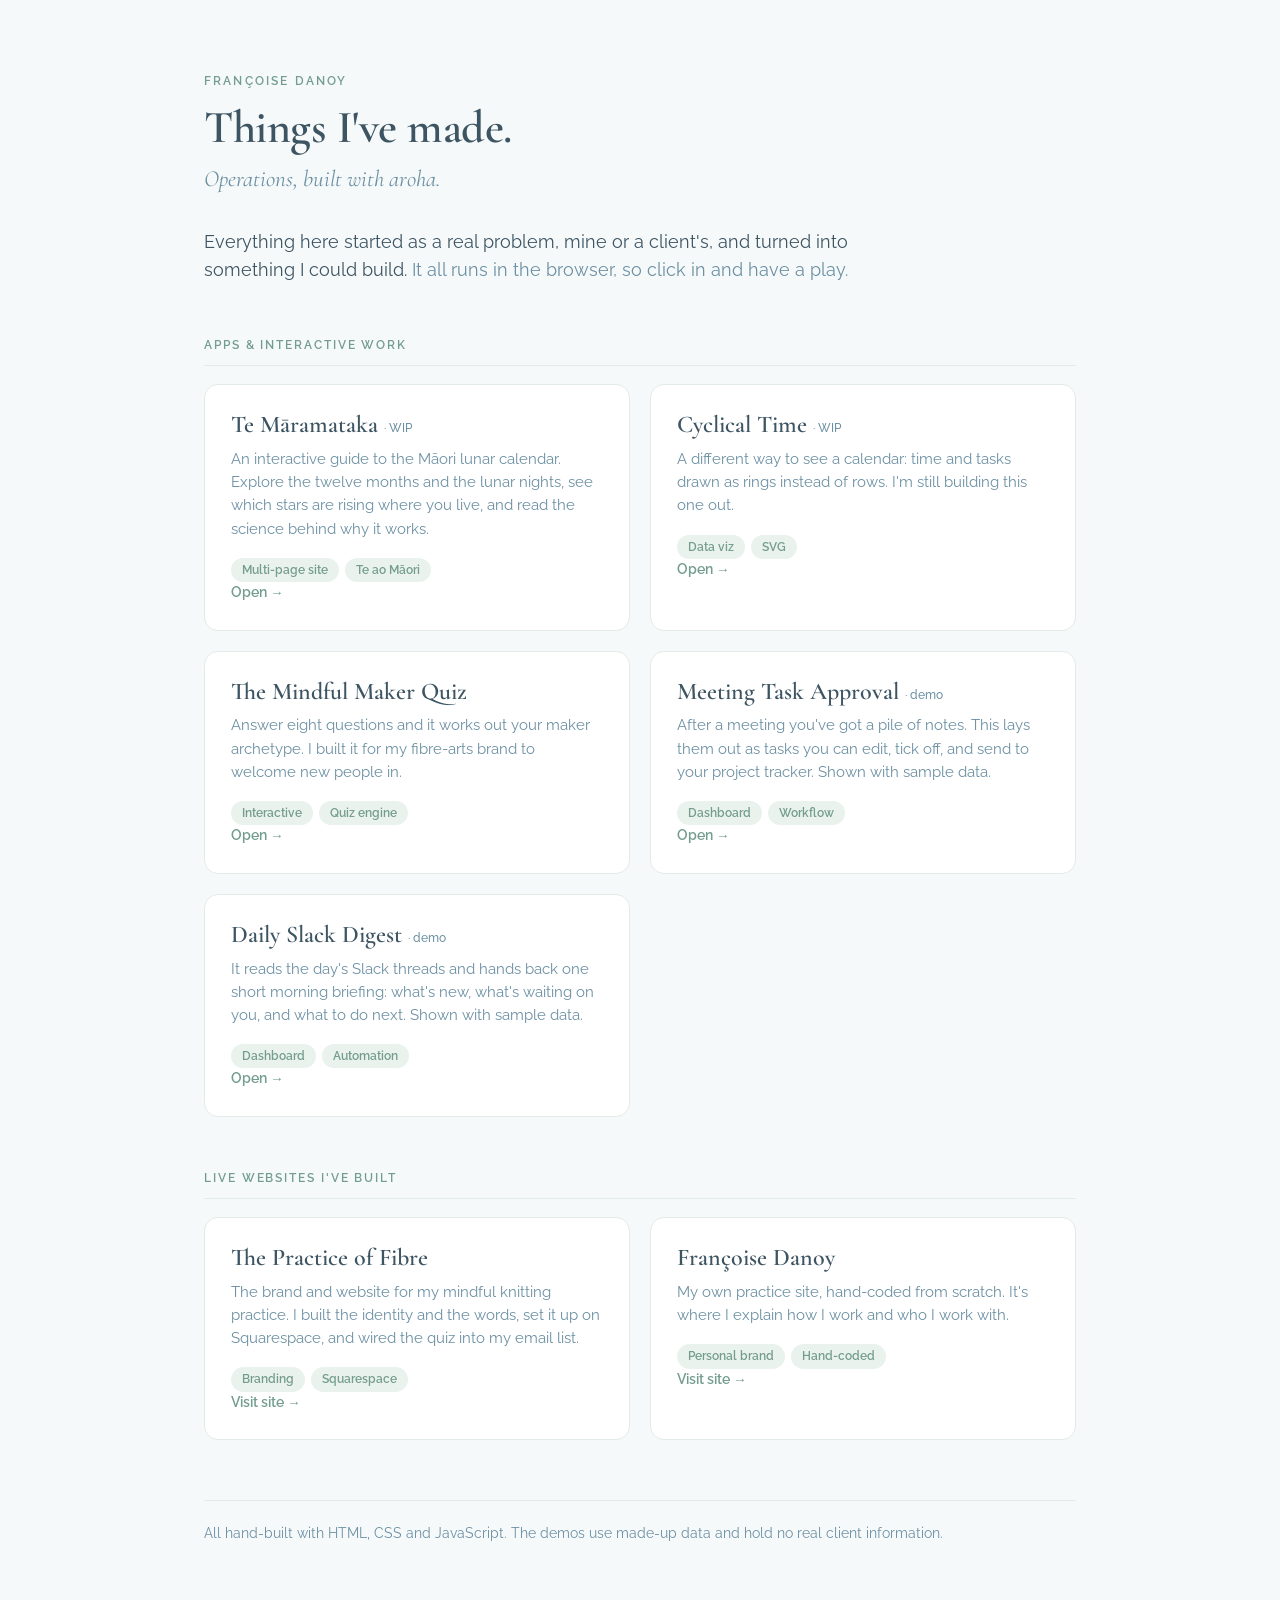
<file: index.html>
<!DOCTYPE html>
<html lang="en">
<head>
<meta charset="utf-8">
<meta name="viewport" content="width=device-width, initial-scale=1">
<title>Françoise Danoy — Portfolio</title>

<!-- Brand fonts: Cormorant Garamond for headings, Raleway for body -->
<link rel="preconnect" href="https://fonts.googleapis.com">
<link rel="preconnect" href="https://fonts.gstatic.com" crossorigin>
<link href="https://fonts.googleapis.com/css2?family=Cormorant+Garamond:ital,wght@0,500;0,600;0,700;1,500&family=Raleway:wght@400;500;600&display=swap" rel="stylesheet">

<style>
  /* ── The Practice brand palette ───────────────────────── */
  :root{
    --slate:#3D5462;     /* Deep Slate — headings & text */
    --dusty:#6C90A3;     /* Dusty Blue — secondary text */
    --sage:#739D8E;      /* Sage — accents, links */
    --seafoam:#9DCEBB;   /* Seafoam — soft tints */
    --plum:#805C87;      /* Plum — used sparingly */
    --paper:#F6F9FA;     /* Paper — background */
    --line:#E2ECE7;      /* soft sage-grey for borders */
  }
  *{box-sizing:border-box}
  body{
    margin:0;
    font-family:'Raleway',-apple-system,BlinkMacSystemFont,'Segoe UI',sans-serif;
    background:var(--paper);
    color:var(--slate);
    line-height:1.6;
    -webkit-font-smoothing:antialiased;
  }
  .wrap{max-width:920px;margin:0 auto;padding:72px 24px 100px}

  /* Headings use the serif brand face */
  h1,h2,h3{font-family:'Cormorant Garamond',Georgia,serif;color:var(--slate);font-weight:600}

  header .eyebrow{
    font-family:'Raleway',sans-serif;font-size:12px;font-weight:600;
    text-transform:uppercase;letter-spacing:.18em;color:var(--sage);margin:0 0 12px;
  }
  header h1{font-size:46px;line-height:1.05;margin:0 0 10px;letter-spacing:-.5px}
  header .tagline{
    font-family:'Cormorant Garamond',serif;font-style:italic;
    font-size:23px;color:var(--dusty);margin:0;
  }

  .lede{margin:30px 0 8px;font-size:17.5px;color:var(--slate);max-width:660px}
  .lede .quiet{color:var(--dusty)}

  h2.sec{
    font-family:'Raleway',sans-serif;font-size:12px;font-weight:600;
    text-transform:uppercase;letter-spacing:.16em;color:var(--sage);
    margin:52px 0 18px;padding-bottom:10px;border-bottom:1px solid var(--line);
  }

  .grid{display:grid;gap:20px;grid-template-columns:repeat(auto-fit,minmax(320px,1fr))}
  .card{
    background:#fff;border:1px solid var(--line);border-radius:14px;padding:26px;
    text-decoration:none;color:inherit;display:block;
    transition:transform .15s ease,box-shadow .15s ease,border-color .15s ease;
  }
  .card:hover{transform:translateY(-3px);box-shadow:0 14px 32px rgba(61,84,98,.10);border-color:var(--seafoam)}
  .card h3{margin:0 0 8px;font-size:24px;line-height:1.15}
  .card h3 .demo{font-family:'Raleway',sans-serif;font-size:12px;font-weight:500;color:var(--dusty)}
  .card p{margin:0 0 16px;color:var(--dusty);font-size:14.5px}
  .tag{
    display:inline-block;font-family:'Raleway',sans-serif;font-size:11.5px;font-weight:600;
    color:var(--sage);background:#EAF2EE;border-radius:999px;padding:3px 11px;margin-right:6px;
  }
  .open{font-family:'Raleway',sans-serif;font-size:13.5px;font-weight:600;color:var(--sage)}

  footer{
    margin-top:60px;padding-top:22px;border-top:1px solid var(--line);
    color:var(--dusty);font-size:13.5px;
  }
</style>
</head>
<body>
<div class="wrap">
  <header>
    <p class="eyebrow">Françoise Danoy</p>
    <h1>Things I've made.</h1>
    <p class="tagline">Operations, built with aroha.</p>
  </header>

  <p class="lede">
    Everything here started as a real problem, mine or a client's, and turned into something I
    could build. <span class="quiet">It all runs in the browser, so click in and have a play.</span>
  </p>

  <h2 class="sec">Apps &amp; interactive work</h2>
  <div class="grid">
    <a class="card" href="./maramataka/">
      <h3>Te Māramataka <span class="demo">· WIP</span></h3>
      <p>An interactive guide to the Māori lunar calendar. Explore the twelve months and the
         lunar nights, see which stars are rising where you live, and read the science behind why it works.</p>
      <span class="tag">Multi-page site</span><span class="tag">Te ao Māori</span>
      <div class="open">Open →</div>
    </a>

    <a class="card" href="./cyclical-time/">
      <h3>Cyclical Time <span class="demo">· WIP</span></h3>
      <p>A different way to see a calendar: time and tasks drawn as rings instead of rows. I'm still building this one out.</p>
      <span class="tag">Data viz</span><span class="tag">SVG</span>
      <div class="open">Open →</div>
    </a>

    <a class="card" href="./mindful-maker-quiz/">
      <h3>The Mindful Maker Quiz</h3>
      <p>Answer eight questions and it works out your maker archetype. I built it for my fibre-arts brand to welcome new people in.</p>
      <span class="tag">Interactive</span><span class="tag">Quiz engine</span>
      <div class="open">Open →</div>
    </a>

    <a class="card" href="./meeting-task-approval/">
      <h3>Meeting Task Approval <span class="demo">· demo</span></h3>
      <p>After a meeting you've got a pile of notes. This lays them out as tasks you can edit, tick off, and send to your project tracker. Shown with sample data.</p>
      <span class="tag">Dashboard</span><span class="tag">Workflow</span>
      <div class="open">Open →</div>
    </a>

    <a class="card" href="./slack-digest-demo/">
      <h3>Daily Slack Digest <span class="demo">· demo</span></h3>
      <p>It reads the day's Slack threads and hands back one short morning briefing: what's new, what's waiting on you, and what to do next. Shown with sample data.</p>
      <span class="tag">Dashboard</span><span class="tag">Automation</span>
      <div class="open">Open →</div>
    </a>
  </div>

  <h2 class="sec">Live websites I've built</h2>
  <div class="grid">
    <a class="card" href="https://thepracticeoffibre.com" target="_blank" rel="noopener">
      <h3>The Practice of Fibre</h3>
      <p>The brand and website for my mindful knitting practice. I built the identity and the words, set it up on Squarespace, and wired the quiz into my email list.</p>
      <span class="tag">Branding</span><span class="tag">Squarespace</span>
      <div class="open">Visit site →</div>
    </a>

    <a class="card" href="https://francoisedanoy.com" target="_blank" rel="noopener">
      <h3>Françoise Danoy</h3>
      <p>My own practice site, hand-coded from scratch. It's where I explain how I work and who I work with.</p>
      <span class="tag">Personal brand</span><span class="tag">Hand-coded</span>
      <div class="open">Visit site →</div>
    </a>
  </div>

  <footer>
    All hand-built with HTML, CSS and JavaScript. The demos use made-up data and hold no real
    client information.
  </footer>
</div>
</body>
</html>
</file>
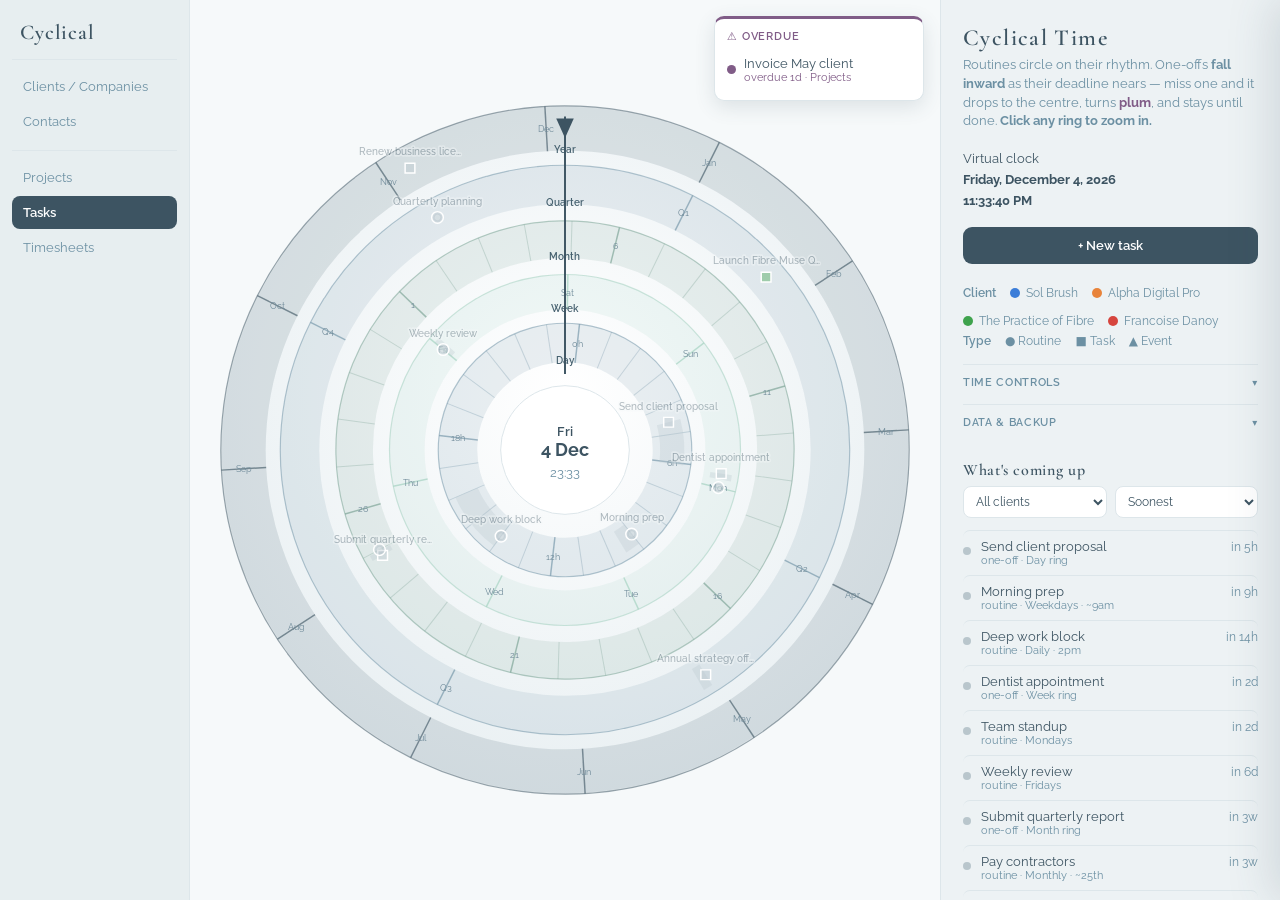
<file: cyclical-time/index.html>
<!DOCTYPE html>
<html lang="en">
<head>
<meta charset="UTF-8">
<meta name="viewport" content="width=device-width, initial-scale=1.0">
<title>Cyclical Time — PM</title>
<style>
  @import url('https://fonts.googleapis.com/css2?family=Cormorant+Garamond:wght@500;600;700&family=Raleway:wght@400;500;600&display=swap');
  /* The Practice of Fibre brand palette */
  :root{
    --bg:#F6F9FA;        /* Paper */
    --ink:#3D5462;       /* Deep Slate */
    --muted:#6C90A3;     /* Dusty Blue */
    --line:#dde6ea;
    --now:#3D5462;       /* present marker — a crisp slate pointer */
    --year:#3D5462; --quarter:#6C90A3; --month:#739D8E; --week:#9DCEBB; --day:#6C90A3;
    --areas:#739D8E;     /* Sage */
    --projects:#6C90A3;  /* Dusty Blue */
    --urgent:#805C87;    /* Plum = overdue only */
  }
  *{box-sizing:border-box;}
  html,body{margin:0;height:100%;}
  body{background:var(--bg);color:var(--ink);font-family:'Raleway',-apple-system,BlinkMacSystemFont,"Segoe UI",system-ui,sans-serif;display:flex;min-height:100%;}
  #nav{width:190px;flex-shrink:0;background:#E7EEF0;border-right:1px solid var(--line);padding:20px 12px;display:flex;flex-direction:column;gap:2px;}
  .navbrand{font-family:'Cormorant Garamond',Georgia,serif;font-size:21px;color:var(--ink);font-weight:600;margin:0 0 12px;padding:0 8px;letter-spacing:.04em;}
  .navsec{display:flex;flex-direction:column;gap:2px;padding:10px 0;border-top:1px solid var(--line);}
  .navsec:first-of-type{border-top:none;padding-top:0;}
  .navitem{flex:none;text-align:left;background:none;border:none;padding:9px 11px;border-radius:8px;font-size:13px;color:var(--muted);cursor:pointer;font-family:'Raleway',sans-serif;width:100%;}
  .navitem:hover{background:#dbe6ea;color:var(--ink);}
  .navitem.active{background:var(--ink);color:#fff;font-weight:600;}
  #main{flex:1;display:flex;min-width:0;}
  #taskview{flex:1;display:flex;min-width:0;}
  #taskview.hide{display:none;}
  #section{flex:1;display:none;overflow-y:auto;padding:34px 44px;background:var(--bg);}
  #section.show{display:block;}
  .sectitle{font-family:'Cormorant Garamond',Georgia,serif;font-size:28px;color:var(--ink);font-weight:600;margin:0 0 4px;}
  .secdesc{color:var(--muted);font-size:13px;margin:0 0 22px;line-height:1.5;}
  .secrow{display:flex;justify-content:space-between;align-items:center;padding:12px 4px;border-bottom:1px solid var(--line);font-size:14px;color:var(--ink);}
  .secn{color:var(--muted);font-size:12.5px;}
  .seccoming{margin-top:16px;padding:16px 18px;background:#EDF2F4;border:1px solid var(--line);border-radius:12px;color:var(--muted);font-size:13px;line-height:1.5;}
  .sechead{display:flex;justify-content:space-between;align-items:center;margin-bottom:2px;}
  .projgrid{display:grid;grid-template-columns:repeat(auto-fill,minmax(220px,1fr));gap:14px;margin-top:6px;}
  .projcard{background:#fff;border:1px solid var(--line);border-radius:12px;padding:15px 16px;cursor:pointer;transition:box-shadow .15s,border-color .15s;}
  .projcard:hover{border-color:var(--muted);box-shadow:0 6px 18px rgba(61,84,98,.1);}
  .projtop{display:flex;justify-content:space-between;align-items:baseline;gap:8px;}
  .projname{font-weight:600;color:var(--ink);font-size:14.5px;}
  .projstatus{font-size:11px;text-transform:uppercase;letter-spacing:.05em;white-space:nowrap;}
  .projmeta{font-size:12px;color:var(--muted);margin-top:5px;}
  .grphead{display:flex;align-items:center;gap:9px;font-family:'Cormorant Garamond',Georgia,serif;font-size:20px;color:var(--ink);margin:26px 0 11px;}
  .grphead:first-of-type{margin-top:6px;}
  .grphead i{width:11px;height:11px;border-radius:50%;display:inline-block;}
  .grphead .gcount{font-family:'Raleway',sans-serif;font-size:11px;color:var(--muted);background:#EDF2F4;border-radius:20px;padding:2px 9px;}
  .evgrp{display:flex;align-items:center;gap:7px;font-size:11px;font-weight:600;color:var(--muted);text-transform:uppercase;letter-spacing:.05em;margin:16px 0 7px;}
  .evgrp:first-child{margin-top:2px;}
  .evgrp i{width:9px;height:9px;border-radius:50%;display:inline-block;}
  .tssum{display:flex;flex-wrap:wrap;align-items:center;gap:10px 22px;margin:0 0 20px;padding:14px 18px;background:#fff;border:1px solid var(--line);border-radius:12px;}
  .tstot{font-size:13px;color:var(--muted);}
  .tstot b{font-family:'Cormorant Garamond',Georgia,serif;font-size:26px;color:var(--ink);margin-right:8px;}
  .tstot span{margin-left:14px;}
  .tschips{display:flex;flex-wrap:wrap;gap:8px;margin-left:auto;}
  .tschip{display:inline-flex;align-items:center;gap:6px;font-size:11.5px;color:var(--ink);background:#EDF2F4;border-radius:20px;padding:4px 11px;}
  .tschip i{width:9px;height:9px;border-radius:50%;display:inline-block;}
  .tmrbar{display:flex;flex-wrap:wrap;align-items:center;gap:10px;margin:0 0 18px;padding:12px 16px;background:#fff;border:1px solid var(--line);border-radius:12px;}
  .tmrbar.running{background:#FBF6F9;border-color:var(--urgent);}
  .tmrtask{flex:1;min-width:160px;border:1px solid var(--line);border-radius:8px;padding:9px 12px;font:inherit;font-size:13px;color:var(--ink);background:#fff;}
  .tmrsel{border:1px solid var(--line);border-radius:8px;padding:9px 12px;font:inherit;font-size:13px;color:var(--ink);background:#fff;}
  .tmrclock{font-family:'Cormorant Garamond',Georgia,serif;font-size:30px;line-height:1;color:var(--urgent);font-variant-numeric:tabular-nums;letter-spacing:.02em;min-width:120px;}
  .tmrwhat{flex:1;min-width:120px;font-size:13px;color:var(--ink);}
  .tmrbtn{border:none;border-radius:8px;padding:9px 16px;font:inherit;font-size:13px;font-weight:600;cursor:pointer;background:#EDF2F4;color:var(--ink);}
  .tmrbtn.start{background:var(--areas);color:#fff;}
  .tmrbtn.stop{background:var(--urgent);color:#fff;}
  .projbar{height:7px;background:#e6edf0;border-radius:5px;margin-top:10px;overflow:hidden;}
  .projbarfill{height:100%;background:var(--areas);border-radius:5px;transition:width .3s;}
  #stage{flex:1;display:flex;align-items:center;justify-content:center;padding:24px;min-width:0;position:relative;}
  svg{width:100%;height:100%;max-height:88vh;display:block;}
  svg text{font-family:'Raleway',-apple-system,sans-serif;}
  svg [data-ring]{cursor:pointer;}
  .ringband{stroke-opacity:.14;transition:stroke-opacity .25s;}
  .ringoutline{stroke-opacity:.5;transition:stroke-opacity .25s;}
  .ringgroup:hover .ringband{stroke-opacity:.45;}
  .ringgroup:hover .ringoutline{stroke-opacity:1;}
  .evdot:not(.evghost){fill-opacity:.4;transition:fill-opacity .2s;}
  .evdot.hot{fill-opacity:1;}
  #world{transform-box:view-box;transform-origin:360px 360px;transition:transform .55s cubic-bezier(.4,0,.2,1);}
  #back{position:absolute;top:18px;left:18px;background:#fff;border:1px solid var(--line);color:var(--ink);padding:8px 13px;border-radius:9px;font-family:'Raleway',sans-serif;font-size:12.5px;cursor:pointer;display:none;box-shadow:0 4px 16px rgba(61,84,98,.14);}
  #back:hover{border-color:var(--urgent);color:var(--urgent);}
  #back.show{display:block;}
  #wheel{transition:opacity .4s;}
  .ev[data-key]{cursor:pointer;border-radius:7px;transition:background .12s;}
  .ev[data-key]:hover{background:#eef3f5;}
  .ev.done .lbl{text-decoration:line-through;color:var(--muted);}
  /* linear (unrolled) detail view */
  #linear{position:absolute;inset:0;padding:42px 44px 24px;display:flex;flex-direction:column;opacity:0;pointer-events:none;transition:opacity .4s;overflow-y:auto;}
  .llist{margin-top:2px;}
  .lhead{display:flex;align-items:flex-end;padding:0 8px 6px;border-bottom:1px solid var(--line);margin-top:10px;}
  .lhead .lleft{width:320px;flex-shrink:0;}
  .lhead .lwhen{width:64px;flex-shrink:0;}
  .lthead{flex:1;position:relative;height:18px;}
  .lseglbl{position:absolute;bottom:0;font-size:10px;color:#8aa0ab;transform:translateX(-50%);white-space:nowrap;}
  .lrow{display:flex;align-items:center;padding:10px 8px;border-bottom:1px solid var(--line);cursor:pointer;border-radius:8px;transition:background .12s;}
  .lrow:hover{background:#eef3f5;}
  .lrow .lleft{width:320px;flex-shrink:0;display:flex;align-items:center;gap:13px;min-width:0;}
  .lsym{font-size:13px;width:14px;text-align:center;flex-shrink:0;}
  .lname{flex:1;color:var(--ink);font-size:14px;line-height:1.25;min-width:0;}
  .lname small{display:block;color:var(--muted);font-size:11.5px;overflow:hidden;text-overflow:ellipsis;white-space:nowrap;}
  .ltrack{flex:1;position:relative;height:22px;}
  .ltbase{position:absolute;left:0;right:0;top:50%;height:1px;background:#dde6ea;}
  .ltline{position:absolute;left:0;top:50%;height:2px;transform:translateY(-50%);opacity:.55;border-radius:2px;}
  .ltnow{position:absolute;top:-11px;bottom:-11px;width:2px;background:var(--now);opacity:.7;}
  .ltdot{position:absolute;top:50%;width:12px;height:12px;border-radius:50%;transform:translate(-50%,-50%);border:2px solid #fff;box-shadow:0 1px 3px rgba(61,84,98,.25);}
  .lwhen{width:64px;flex-shrink:0;text-align:right;color:var(--muted);font-size:12px;white-space:nowrap;}
  .lrow.done .lname{text-decoration:line-through;color:var(--muted);}
  .lrow.done .ltline,.lrow.done .ltdot{opacity:.3;}
  #linear.show{opacity:1;pointer-events:auto;}
  #linear h3{font-family:'Cormorant Garamond',Georgia,serif;font-size:27px;color:var(--ink);margin:0;font-weight:600;}
  #linear .period{font-size:12.5px;color:var(--muted);margin:2px 0 0;}
  #ltrack{position:relative;flex:1;margin-top:30px;}
  #laxis{position:absolute;left:0;right:0;top:40px;height:2px;background:#cdd9de;}
  #lpast{position:absolute;left:0;top:0;bottom:0;background:rgba(108,144,163,.06);border-right:1px solid #e2eaed;}
  #lnow{position:absolute;top:0;bottom:0;width:2px;background:var(--now);}
  #lnow span{position:absolute;top:-2px;left:5px;font-size:10px;font-weight:600;color:#fff;background:var(--now);padding:1px 6px;border-radius:9px;white-space:nowrap;}
  .lseg{position:absolute;top:18px;bottom:0;border-left:1px dashed #dde6ea;}
  .lseg span{position:absolute;top:-18px;left:4px;font-size:10px;color:#9fb4bf;white-space:nowrap;}
  .ldot{position:absolute;top:40px;width:11px;height:11px;border-radius:50%;background:#fff;border:2px solid var(--muted);transform:translate(-50%,-50%);}
  .dbar{position:absolute;top:34px;height:12px;border-radius:3px;opacity:.32;}
  .dbar .blk{position:absolute;top:0;bottom:0;border-right:1px solid rgba(255,255,255,.6);}
  .durarc{fill:none;stroke-linecap:butt;pointer-events:none;}
  .conn{position:absolute;width:1px;background:#d4dee2;transform:translateX(-50%);}
  .pill{position:absolute;transform:translateX(-50%);background:#fff;border:1px solid var(--line);border-radius:11px;padding:6px 10px 6px 9px;font-size:12px;cursor:pointer;box-shadow:0 4px 14px rgba(61,84,98,.12);white-space:nowrap;display:flex;gap:8px;align-items:center;transition:opacity .2s,box-shadow .2s;}
  .pill:hover{box-shadow:0 6px 20px rgba(61,84,98,.2);}
  .pill .pdot{width:9px;height:9px;border-radius:50%;flex-shrink:0;}
  .pill .pn{color:var(--ink);font-weight:500;}
  .pill .pt{color:var(--muted);font-size:11px;}
  .pill .pcheck{width:16px;height:16px;border-radius:50%;border:1.5px solid #cdd9de;display:inline-flex;align-items:center;justify-content:center;font-size:11px;line-height:1;color:transparent;}
  .pill.done{opacity:.55;}
  .pill.done .pn{text-decoration:line-through;}
  .pill.done .pcheck{background:var(--areas);border-color:var(--areas);color:#fff;}
  .pill.od{border-color:var(--urgent);}
  /* overdue tray */
  #overdue{position:absolute;top:16px;right:16px;width:210px;background:#fff;border:1px solid var(--line);border-top:3px solid var(--urgent);border-radius:10px;padding:11px 12px;box-shadow:0 6px 20px rgba(61,84,98,.14);display:none;}
  #overdue.show{display:block;}
  #overdue h4{margin:0 0 8px;font-size:11px;letter-spacing:.08em;text-transform:uppercase;color:var(--urgent);font-weight:600;}
  #overdue .od-row{display:flex;align-items:center;gap:8px;padding:5px 0;cursor:pointer;font-size:12.5px;}
  #overdue .od-row:hover .od-check{border-color:var(--urgent);}
  #overdue .od-check{width:16px;height:16px;border-radius:50%;border:1.5px solid #cdd9de;flex-shrink:0;display:inline-flex;align-items:center;justify-content:center;font-size:11px;color:transparent;}
  #overdue .od-name{color:var(--ink);flex:1;line-height:1.2;}
  #overdue .od-name small{display:block;color:var(--urgent);font-size:10.5px;}
  #overdue .od-dot{width:9px;height:9px;border-radius:50%;background:var(--urgent);flex-shrink:0;}
  /* task detail pane */
  #scrim{position:fixed;inset:0;background:rgba(61,84,98,.28);opacity:0;pointer-events:none;transition:opacity .25s;z-index:30;}
  #scrim.show{opacity:1;pointer-events:auto;}
  #detail{position:fixed;top:0;right:0;height:100%;width:384px;max-width:92vw;background:#fff;border-left:1px solid var(--line);box-shadow:-14px 0 44px rgba(61,84,98,.18);transform:translateX(102%);transition:transform .3s cubic-bezier(.4,0,.2,1);z-index:31;display:flex;flex-direction:column;}
  #detail.show{transform:translateX(0);}
  #detail .dhead{position:relative;padding:24px 24px 18px;border-bottom:1px solid var(--line);}
  #detail .dclose{position:absolute;top:14px;right:14px;background:none;border:none;font-size:22px;line-height:1;color:var(--muted);cursor:pointer;width:auto;padding:4px 8px;}
  #detail .dclose:hover{color:var(--ink);}
  #detail .dchip{display:inline-block;font-size:10px;letter-spacing:.06em;text-transform:uppercase;padding:3px 10px;border-radius:20px;margin-bottom:11px;}
  #detail h3{font-family:'Cormorant Garamond',Georgia,serif;font-size:26px;color:var(--ink);margin:0;font-weight:600;line-height:1.2;}
  #detail .dbody{padding:16px 24px 24px;overflow-y:auto;flex:1;}
  #detail .drow{display:flex;gap:12px;padding:9px 0;border-bottom:1px solid #eef3f5;font-size:13px;}
  #detail .drow .k{width:78px;flex-shrink:0;color:var(--muted);text-transform:uppercase;font-size:10.5px;letter-spacing:.06em;padding-top:3px;}
  #detail .drow .v{color:var(--ink);flex:1;}
  #detail .dlabelk{font-size:10.5px;text-transform:uppercase;letter-spacing:.06em;color:var(--muted);margin:18px 0 4px;}
  #detail .ddesc{font-size:13px;line-height:1.6;color:var(--ink);margin:4px 0 0;}
  #detail .dfiles a{display:flex;align-items:center;gap:9px;padding:9px 11px;border:1px solid var(--line);border-radius:9px;margin-top:8px;font-size:12.5px;color:var(--ink);text-decoration:none;cursor:pointer;}
  #detail .dfiles a:hover{border-color:var(--muted);background:#f4f8f9;}
  #detail .dnofiles{font-size:12.5px;color:var(--muted);}
  #detail .dact{padding:16px 24px;border-top:1px solid var(--line);display:flex;gap:10px;}
  #detail .dact button{flex:1;padding:11px;border-radius:9px;font-size:13px;cursor:pointer;border:1px solid var(--line);background:#fff;color:var(--ink);font-family:'Raleway',sans-serif;}
  #detail .dact .primary{background:var(--ink);color:#fff;border-color:var(--ink);font-weight:600;}
  #detail .dact .primary:hover{background:#32444f;}
  #detail .elab{display:block;font-size:10.5px;text-transform:uppercase;letter-spacing:.06em;color:var(--muted);margin:14px 0 4px;}
  #detail .ein{width:100%;padding:8px 10px;border:1px solid var(--line);border-radius:8px;font-size:13px;font-family:'Raleway',sans-serif;color:var(--ink);background:#fff;}
  #detail .ein:focus{outline:none;border-color:var(--muted);}
  #detail textarea.ein{resize:vertical;}
  #detail .subrow{display:flex;align-items:center;gap:9px;padding:5px 0;font-size:13px;}
  #detail .subchk{width:17px;height:17px;border-radius:5px;border:1.5px solid #cdd9de;flex-shrink:0;display:inline-flex;align-items:center;justify-content:center;font-size:11px;line-height:1;color:#fff;cursor:pointer;}
  #detail .subchk.on{background:var(--areas);border-color:var(--areas);}
  #detail .subtext{flex:1;color:var(--ink);}
  #detail .subtext.done{text-decoration:line-through;color:var(--muted);}
  #detail .subdel{background:none;border:none;color:var(--muted);cursor:pointer;font-size:15px;width:auto;padding:0 3px;}
  #detail .subdel:hover{color:var(--urgent);}
  #detail .subadd{display:flex;gap:8px;margin-top:9px;}
  #detail .subadd input{flex:1;padding:7px 10px;border:1px solid var(--line);border-radius:8px;font-size:12.5px;font-family:'Raleway',sans-serif;}
  #detail .subadd button{width:34px;border:1px solid var(--line);background:#fff;border-radius:8px;cursor:pointer;font-size:16px;color:var(--ink);}
  #detail .ddelete{margin-top:20px;font-size:12px;color:var(--urgent);background:none;border:none;cursor:pointer;padding:4px 0;width:auto;}
  #detail .ddelete:hover{text-decoration:underline;}
  .newbtn{width:100%;background:var(--ink);color:#fff;border:none;padding:11px;border-radius:9px;font-size:13px;font-weight:600;cursor:pointer;margin:0 0 18px;font-family:'Raleway',sans-serif;}
  .newbtn:hover{background:#32444f;}
  .datarow{display:flex;gap:8px;margin:-8px 0 18px;}
  .filterrow{display:flex;gap:8px;margin:-2px 0 12px;}
  .fsel{flex:1;min-width:0;padding:7px 8px;border:1px solid var(--line);border-radius:8px;font-size:12px;background:#fff;color:var(--ink);font-family:'Raleway',sans-serif;cursor:pointer;}
  .minibtn{flex:1;background:#fff;border:1px solid var(--line);color:var(--muted);padding:8px 6px;border-radius:8px;font-size:11.5px;cursor:pointer;font-family:'Raleway',sans-serif;}
  .minibtn:hover{border-color:var(--muted);color:var(--ink);}
  #toast{position:fixed;left:50%;bottom:22px;transform:translateX(-50%) translateY(18px);background:#3D5462;color:#fff;padding:12px 14px;border-radius:11px;font-size:13px;display:flex;gap:12px;align-items:center;box-shadow:0 10px 34px rgba(61,84,98,.32);opacity:0;pointer-events:none;transition:opacity .2s,transform .2s;z-index:40;max-width:540px;line-height:1.4;}
  #toast.show{opacity:1;transform:translateX(-50%) translateY(0);pointer-events:auto;}
  #toast.warn{background:#5e3a48;border-left:4px solid var(--urgent);}
  #toast button{background:#fff;color:#3D5462;border:none;padding:6px 12px;border-radius:8px;font-size:12.5px;font-weight:600;cursor:pointer;font-family:'Raleway',sans-serif;white-space:nowrap;}
  #toast button.x{background:none;color:#b9c7cd;font-size:17px;padding:0 4px;font-weight:400;}
  #detail .fchip{display:inline-flex;align-items:center;gap:6px;background:#eef3f5;border-radius:7px;padding:5px 6px 5px 9px;font-size:12px;margin:5px 6px 0 0;color:var(--ink);}
  #detail .fchip button{background:none;border:none;color:var(--muted);cursor:pointer;font-size:15px;line-height:1;padding:0 2px;width:auto;}
  #detail .fchip button:hover{color:var(--urgent);}
  #detail .efileadd{margin-top:10px;background:#fff;border:1px dashed var(--line);color:var(--muted);border-radius:8px;padding:9px;font-size:12.5px;cursor:pointer;width:100%;font-family:'Raleway',sans-serif;}
  #detail .efileadd:hover{border-color:var(--muted);color:var(--ink);}
  #panel{width:340px;flex-shrink:0;border-left:1px solid var(--line);padding:24px 22px;overflow-y:auto;background:#EDF2F4;}
  h1{font-family:'Cormorant Garamond',Georgia,serif;font-size:23px;letter-spacing:.06em;color:var(--ink);font-weight:600;margin:0 0 4px;}
  .sub{font-size:12.5px;color:var(--muted);line-height:1.5;margin:0 0 18px;}
  .clock{font-size:13px;margin:0 0 16px;line-height:1.6;}
  .clock b{color:var(--now);font-variant-numeric:tabular-nums;}
  .ctl{margin:0 0 16px;}
  .ctl label{display:block;font-size:11px;letter-spacing:.08em;text-transform:uppercase;color:var(--muted);margin-bottom:7px;}
  input[type=range]{width:100%;accent-color:var(--now);}
  .ctlrow{display:flex;gap:8px;margin-bottom:16px;}
  button{flex:1;background:#ffffff;color:var(--ink);border:1px solid var(--line);padding:8px 6px;border-radius:8px;font-size:12.5px;cursor:pointer;}
  button:hover{border-color:var(--urgent);color:var(--urgent);}
  button.on{background:var(--now);color:#F6F9FA;border-color:var(--now);font-weight:600;}
  .note{font-size:11px;color:var(--muted);margin:7px 0 0;}
  .key{display:flex;gap:14px;flex-wrap:wrap;margin:4px 0 16px;font-size:12px;color:var(--muted);}
  .key span{display:flex;align-items:center;gap:6px;}
  .key i{width:10px;height:10px;border-radius:50%;display:inline-block;}
  .fold{border-top:1px solid var(--line);margin:4px 0 0;}
  .fold>summary{list-style:none;cursor:pointer;padding:11px 0;font-size:11px;font-weight:600;text-transform:uppercase;letter-spacing:.06em;color:var(--muted);display:flex;align-items:center;justify-content:space-between;}
  .fold>summary::-webkit-details-marker{display:none;}
  .fold>summary::after{content:'▾';font-size:10px;transition:transform .2s;}
  .fold[open]>summary::after{transform:rotate(180deg);}
  .fold>summary:hover{color:var(--ink);}
  .foldbody{padding:2px 0 12px;}
  .lrow.lanchor{opacity:.25;}   /* faint home-anchor of a routine whose live dot has migrated to another ring */
  .ldonetoggle{margin:16px 0 4px;background:none;border:none;color:var(--muted);font-size:12px;cursor:pointer;font-family:'Raleway',sans-serif;text-decoration:underline;padding:4px 0;}
  .ldonetoggle:hover{color:var(--ink);}
  h2{font-family:'Cormorant Garamond',Georgia,serif;font-size:16px;letter-spacing:.04em;color:var(--ink);font-weight:600;margin:18px 0 8px;}
  .ev{display:flex;gap:10px;padding:8px 0;border-top:1px solid var(--line);align-items:baseline;}
  .ev .tag{width:8px;height:8px;border-radius:50%;flex-shrink:0;position:relative;top:4px;}
  .ev .lbl{font-size:13px;flex:1;}
  .ev .lbl small{display:block;color:var(--muted);font-size:11px;}
  .ev .when{font-size:11.5px;color:var(--muted);white-space:nowrap;}
  .ev.od .lbl{color:var(--urgent);font-weight:600;}
  .ev.od .when{color:var(--urgent);}
  .seglabel{font-size:9.5px;fill:#6f8a99;}
  .evlabel{font-size:10.5px;font-weight:500;paint-order:stroke;stroke:#F6F9FA;stroke-width:3.5px;stroke-linejoin:round;transition:opacity .2s;}
  .ringlabel{font-size:10.5px;fill:#46616f;font-weight:600;}
  svg [data-key]{cursor:pointer;}
  @keyframes pulse{0%,100%{opacity:1}50%{opacity:.35}}
  .urgent{animation:pulse 1.1s ease-in-out infinite;}
  #tip{position:fixed;pointer-events:none;background:#ffffff;border:1px solid var(--line);border-radius:10px;padding:11px 13px;font-size:12px;max-width:250px;opacity:0;transition:opacity .12s;z-index:20;box-shadow:0 10px 30px rgba(61,84,98,0.18);}
  #tip.show{opacity:1;}
  #tip b{font-size:13px;color:var(--ink);}
  #tip .chip{display:inline-block;font-size:10px;letter-spacing:.04em;padding:2px 8px;border-radius:20px;margin:7px 0 9px;}
  #tip .row{display:flex;justify-content:space-between;gap:16px;padding:2px 0;color:var(--muted);}
  #tip .row span:last-child{color:var(--ink);text-align:right;}
</style>
</head>
<body>
  <nav id="nav">
    <div class="navbrand">Cyclical</div>
    <div class="navsec">
      <button class="navitem" data-view="clients">Clients / Companies</button>
      <button class="navitem" data-view="contacts">Contacts</button>
    </div>
    <div class="navsec">
      <button class="navitem" data-view="projects">Projects</button>
      <button class="navitem active" data-view="tasks">Tasks</button>
      <button class="navitem" data-view="timesheets">Timesheets</button>
    </div>
  </nav>
  <div id="main">
   <div id="taskview">
    <div id="stage">
      <svg id="wheel" viewBox="0 0 720 720" aria-label="Cyclical time wheel"></svg>
      <div id="linear"></div>
      <button id="back">← All rings</button>
      <div id="overdue"></div>
    </div>
    <div id="panel">
    <h1>Cyclical Time</h1>
    <p class="sub">Routines circle on their rhythm. One-offs <b>fall inward</b> as their deadline nears — miss one and it drops to the centre, turns <b style="color:var(--urgent)">plum</b>, and stays until done. <b>Click any ring to zoom in.</b></p>
    <p class="clock" id="clock"></p>

    <button id="newtask" class="newbtn">+ New task</button>

    <div class="key" id="clientkey"></div>
    <div class="key" style="margin-top:-10px"><span style="font-weight:600;color:var(--muted)">Type</span><span>● Routine</span><span>■ Task</span><span>▲ Event</span></div>

    <details class="fold">
      <summary>Time controls</summary>
      <div class="foldbody">
        <div class="ctl">
          <label>Speed of time — slide to watch deadlines migrate</label>
          <input type="range" id="speed" min="0" max="6" step="0.01" value="0">
          <div class="note" id="speedlbl">live — real time</div>
        </div>
        <div class="ctlrow" style="margin-bottom:2px">
          <button id="live" class="on">Live</button>
          <button id="reset">Reset to now</button>
        </div>
      </div>
    </details>

    <details class="fold">
      <summary>Data &amp; backup</summary>
      <div class="foldbody">
        <div class="datarow" style="margin:0 0 8px"><button id="importbtn" class="minibtn">⤓ Import</button><button id="exportbtn" class="minibtn">⤴ Export</button><button id="backupbtn" class="minibtn">☁ Backup</button></div>
        <button id="clearsamples" class="minibtn" style="width:100%">Clear sample data</button>
      </div>
    </details>

    <h2 id="listtitle" style="margin-top:20px">What's coming up</h2>
    <div class="filterrow"><select class="fsel" id="filterclient"></select><select class="fsel" id="sortby"><option value="soonest">Soonest</option><option value="priority">Priority</option><option value="client">Client</option><option value="az">A–Z</option></select></div>
    <div id="events"></div>
    </div>
   </div>
   <div id="section"></div>
  </div>
  <div id="tip"></div>
  <div id="scrim"></div>
  <div id="detail"></div>
  <div id="toast"></div>

<script>
const SVG=document.getElementById('wheel');
const CX=360, CY=360, TAU=Math.PI*2, DAY=86400000;
function startOfYear(d){return new Date(d.getFullYear(),0,1);}
function endOfYear(d){return new Date(d.getFullYear()+1,0,1);}
function startOfQuarter(d){return new Date(d.getFullYear(),Math.floor(d.getMonth()/3)*3,1);}
function startOfMonth(d){return new Date(d.getFullYear(),d.getMonth(),1);}
function daysInMonth(d){return new Date(d.getFullYear(),d.getMonth()+1,0).getDate();}
const MONTHS=['Jan','Feb','Mar','Apr','May','Jun','Jul','Aug','Sep','Oct','Nov','Dec'];
const DOW=['Mon','Tue','Wed','Thu','Fri','Sat','Sun'];

/* cycleMs = how long one full turn of this ring represents (used to place one-offs) */
const RINGS=[
  {key:'year',name:'Year',color:'var(--year)',r:330,w:46,cycleMs:365*DAY,
    frac:d=>(d-startOfYear(d))/(endOfYear(d)-startOfYear(d)),
    segments:()=>MONTHS.map((m,i)=>({at:i/12,label:m}))},
  {key:'quarter',name:'Quarter',color:'var(--quarter)',r:272,w:40,cycleMs:365*DAY,
    frac:d=>(d-startOfYear(d))/(endOfYear(d)-startOfYear(d)),
    segments:()=>['Q1','Q2','Q3','Q4'].map((l,i)=>({at:i/4,label:l}))},
  {key:'month',name:'Month',color:'var(--month)',r:216,w:38,cycleMs:30*DAY,
    frac:d=>{const s=startOfMonth(d);return (d-s)/(daysInMonth(d)*DAY);},
    segments:()=>{const n=30;return Array.from({length:n},(_,i)=>({at:i/n,label:(i%5===0)?String(i+1):'',minor:i%5!==0}));}},
  {key:'week',name:'Week',color:'var(--week)',r:162,w:36,cycleMs:7*DAY,
    frac:d=>{const dow=(d.getDay()+6)%7;const df=(d.getHours()*3600+d.getMinutes()*60+d.getSeconds())/86400;return (dow+df)/7;},
    segments:()=>DOW.map((m,i)=>({at:i/7,label:m}))},
  {key:'day',name:'Day',color:'var(--day)',r:110,w:40,cycleMs:DAY,
    frac:d=>(d.getHours()*3600+d.getMinutes()*60+d.getSeconds())/86400,
    segments:()=>Array.from({length:24},(_,i)=>({at:i/24,label:(i%6===0)?(i+'h'):'',minor:i%6!==0}))},
];
const ringByKey=k=>RINGS.find(r=>r.key===k);
const RINGS_IN=[...RINGS].sort((a,b)=>(a.cycleMs-b.cycleMs)||(a.r-b.r)); // day..year (inner wins cycle ties), for one-off ring choice
function chooseRing(T){ for(const r of RINGS_IN){ if(r.cycleMs>=T) return r; } return ringByKey('year'); }

const AREAS='var(--areas)', PROJECTS='var(--projects)';

/* ---- routines: ring = rhythm, returns each loop ---- */
const ROUTINES=[
  {ring:'day',  at:9/24,  label:'Morning prep',      color:AREAS,    when:'Weekdays · ~9am', status:'To Do', area:'Areas',    project:'Personal ops',   priority:'Medium', desc:'Clear the inbox, set the day’s top three, quick body scan before deep work.', files:[]},
  {ring:'day',  at:14/24, label:'Deep work block',   color:PROJECTS, when:'Daily · 2pm',     status:'To Do', area:'Projects', project:'Client delivery', priority:'High',  desc:'Protected focus time — no meetings, phone away, one hard thing only.', files:['focus-plan.md']},
  {ring:'week', at:0/7,   label:'Team standup',      color:PROJECTS, when:'Mondays',         status:'To Do', area:'Projects', project:'Studio',         priority:'Medium', desc:'15-minute sync: blockers, today’s focus, anything needing a hand.', files:[]},
  {ring:'week', at:4/7,   label:'Weekly review',     color:AREAS,    when:'Fridays',         status:'To Do', area:'Areas',    project:'Personal ops',   priority:'High',  desc:'Review the week, clear loose ends, plan next week’s priorities.', files:['weekly-review-template.pdf']},
  {ring:'month',at:24/30, label:'Pay contractors',   color:PROJECTS, when:'Monthly · ~25th', status:'To Do', area:'Projects', project:'Finance',        priority:'High',  desc:'Run contractor payments from the finance sheet and file receipts.', files:['contractor-invoices.xlsx']},
  {ring:'quarter',at:11/13,label:'Quarterly planning',color:AREAS,   when:'End of quarter',  status:'To Do', area:'Areas',    project:'Strategy',       priority:'High',  desc:'Set the quarter’s objectives and key results; review last quarter.', files:['okrs.docx']},
];

/* ---- one-offs: ring chosen by proximity; offsetH = hours from load (so they migrate as time runs) ---- */
const ONEOFFS=[
  {label:'Send client proposal',    color:PROJECTS, area:'Projects', status:'In Progress', offsetH:5,      project:'Acme rebrand',          priority:'High',   desc:'Final proposal with scope, timeline and pricing for the rebrand engagement.', files:['proposal-v3.pdf','pricing.xlsx']},
  {label:'Dentist appointment',     color:AREAS,    area:'Areas',    status:'To Do',       offsetH:46,     project:'Health',                priority:'Low',    desc:'Routine check-up with Dr. Lewis, 2pm. Bring insurance card.', files:[]},
  {label:'Submit quarterly report', color:PROJECTS, area:'Projects', status:'To Do',       offsetH:20*24,  project:'Finance',               priority:'High',   desc:'Compile Q figures and submit the report to the board ahead of the meeting.', files:['q-report-draft.docx']},
  {label:'Launch Fibre Muse Quiz',  color:PROJECTS, area:'Projects', status:'In Progress', offsetH:50*24,  project:'The Practice of Fibre', priority:'High',   desc:'Publish the Mindful Maker quiz embed on Squarespace and announce to the list.', files:['quiz-embed.html','launch-checklist.md']},
  {label:'Annual strategy offsite', color:AREAS,    area:'Areas',    status:'To Do',       offsetH:150*24, project:'Strategy',              priority:'Medium', desc:'Two-day offsite to set the annual direction and big bets.', files:['agenda.pdf']},
  {label:'Renew business license',  color:AREAS,    area:'Areas',    status:'To Do',       offsetH:400*24, project:'Admin',                 priority:'Medium', desc:'Renew the annual business license before it expires.', files:[]},
  {label:'Invoice May client',      color:PROJECTS, area:'Projects', status:'To Do',       offsetH:-26,    project:'Acme rebrand',          priority:'High',   desc:'Send the May invoice for the rebrand retainer — already past due.', files:['invoice-may.pdf']}, // overdue
];
ROUTINES.forEach(e=>{e.recurring=true;e.kind='routine';});
const loadMs=Date.now();
ONEOFFS.forEach(o=>{ o.date=new Date(loadMs+o.offsetH*3600*1000); o.recurring=false; o.kind=o.kind||'task'; });
// duration in minutes (a "block" = 30 min)
[30,120,15,60,45,240].forEach((m,i)=>ROUTINES[i].duration=m);
[90,60,180,120,2880,30,30].forEach((m,i)=>ONEOFFS[i].duration=m);
const BLOCK=30;
function durLabel(min){ if(!min) return '—'; if(min>=1440){const x=min/1440;return (Number.isInteger(x)?x:x.toFixed(1))+'d';} if(min>=60){const h=min/60;return (Number.isInteger(h)?h:h.toFixed(1))+'h';} return min+'m'; }
function nBlocks(min){ return Math.max(1,Math.round((min||0)/BLOCK)); }

/* ---- persistence (localStorage) so you can actually work out of this ---- */
const STORAGE_KEY='cyclicalTime.tasks.v1';
const CADS=[['Daily','day'],['Weekly','week'],['Monthly','month'],['Quarterly','quarter'],['Yearly','year']];
function normFiles(fs){ return (fs||[]).map(f=> typeof f==='string'?{name:f,url:null}:f); }
function datetimeLocalVal(d){ const z=new Date(d.getTime()-d.getTimezoneOffset()*60000); return z.toISOString().slice(0,16); }
function dateVal(d){ const z=new Date(d.getTime()-d.getTimezoneOffset()*60000); return z.toISOString().slice(0,10); }
const OTHER='#9DCEBB';
const FOLDER_COLORS={Projects:PROJECTS,Routines:AREAS,Other:OTHER};
function folderColor(f){ return FOLDER_COLORS[f]||OTHER; }
function persistFields(t){ const b={recurring:t.recurring,kind:t.kind||(t.recurring?'routine':'task'),label:t.label,status:t.status,area:t.area,project:t.project,proj:t.proj||'',priority:t.priority,desc:t.desc,duration:t.duration,files:t.files||[],subtasks:t.subtasks||[],done:!!t.done,doneStamp:t.doneStamp||null,bonsaiId:t.bonsaiId||null}; if(t.recurring){b.ring=t.ring;b.at=t.at;b.when=t.when;} else {b.date=t.date?t.date.toISOString():null;} return b; }
const CFG_KEY='cyclicalTime.config';
function getCfg(){ try{ return JSON.parse(localStorage.getItem(CFG_KEY)||'{}'); }catch(e){ return {}; } }
function setCfg(c){ try{ localStorage.setItem(CFG_KEY,JSON.stringify(c)); }catch(e){} }
function setBackupTime(){ const c=getCfg(); c.lastBackup=Date.now(); setCfg(c); }
let _saveFailed=false, _cloudTimer=null;
function saveTasks(){
  if(window.__dataLocked) return;   // saved data failed to load — refuse to overwrite it until a clean reload
  const payload=JSON.stringify({routines:ROUTINES.map(persistFields),oneoffs:ONEOFFS.map(persistFields),projects:PROJ_LIST.map(persistProject),clients:CLIENTS.map(persistClient),contacts:CONTACTS.map(persistContact),timesheets:TIMESHEETS.map(persistEntry)});
  try{
    localStorage.setItem(STORAGE_KEY,payload);
    if(_saveFailed){ _saveFailed=false; hideToast(); }
    scheduleCloudBackup(payload);
  }catch(err){
    _saveFailed=true;
    toast("⚠ Couldn't save — browser storage looks full (large file attachments?). Download a backup, then remove big files.",{warn:true,sticky:true,actionLabel:'Export backup',action:exportTasks});
  }
}
function scheduleCloudBackup(payload){
  const url=getCfg().backupWebhookUrl; if(!url) return;
  clearTimeout(_cloudTimer); _cloudTimer=setTimeout(()=>doCloudBackup(payload,url),6000);
}
function doCloudBackup(payload,url){
  try{ fetch(url,{method:'POST',mode:'no-cors',headers:{'Content-Type':'application/json'},body:JSON.stringify({savedAt:new Date().toISOString(),tasks:payload})}).then(()=>setBackupTime()).catch(()=>{}); }catch(e){}
}
let PROJ_LIST=[], CLIENTS=[], CONTACTS=[], TIMESHEETS=[];
const JUNK_CLIENTS=['Areas','Projects','Other','Routines','(no client)',''];
function persistContact(c){ return {name:c.name||'',email:c.email||'',phone:c.phone||'',role:c.role||'',client:c.client||'',notes:c.notes||''}; }
function persistEntry(e){ return {date:e.date||'',client:e.client||'',proj:e.proj||'',task:e.task||'',minutes:+e.minutes||0,billable:!!e.billable,notes:e.notes||''}; }
function contactsForClient(name){ return CONTACTS.filter(c=>c.client===name); }
function fmtMins(m){ m=Math.round(+m||0); const h=Math.floor(m/60), mm=m%60; return h&&mm?`${h}h ${mm}m`:h?`${h}h`:`${mm}m`; }
function fmtHrs(m){ return (Math.round((+m||0)/60*100)/100)+'h'; }
const CLIENT_PALETTE=['#3B7DD8','#E8833A','#3FA34D','#D6453E','#1FA4A4','#8E5BD0','#C9A227','#D9519E','#7B6A57','#5A6ACF'];
const NOCLIENT='#b9c6cc';
function clientColor(name){ if(!name) return NOCLIENT; const c=CLIENTS.find(x=>x.name===name); return (c&&c.color)||NOCLIENT; }
function assignClientColors(){ CLIENTS.forEach((c,i)=>{ if(!c.customColor) c.color=CLIENT_PALETTE[i%CLIENT_PALETTE.length]; }); }
function recolorAll(){ ROUTINES.concat(ONEOFFS).forEach(t=>t.color=clientColor(t.project)); }
function persistClient(c){ return {name:c.name,notes:c.notes||'',self:!!c.self,email:c.email||'',color:c.color||'',customColor:!!c.customColor}; }
function clientTaskCount(name){ return ROUTINES.concat(ONEOFFS).filter(t=>t.project===name).length; }
function clientProjects(name){ return PROJ_LIST.filter(p=>p.client===name); }
function persistProject(p){ return {name:p.name,client:p.client||'',status:p.status||'Active',due:p.due?(p.due instanceof Date?p.due.toISOString():p.due):null,desc:p.desc||''}; }
function reviveProject(p){ p.due=p.due?new Date(p.due):null; return p; }
function allTasksFor(name){ return ROUTINES.concat(ONEOFFS).filter(t=>t.proj===name); }
function isTaskDone(t){ return t.recurring? isDone(t,ringByKey(t.ring),vnow().getTime()) : !!t.done; }
function reviveTask(r){ if(JUNK_CLIENTS.includes(r.project)) r.project=''; r.color=clientColor(r.project); r.files=normFiles(r.files); r.kind=r.kind||(r.recurring?'routine':'task'); r.subtasks=r.subtasks||[];
  if(r.recurring){ if(!ringByKey(r.ring)) r.ring='day'; if(typeof r.at!=='number'||isNaN(r.at)) r.at=0; }   // valid ring + anchor for routines
  else { const dt=r.date?new Date(r.date):new Date(); r.date=isNaN(dt.getTime())?new Date():dt; }            // always a valid Date for one-offs
  return r; }
function applyData(data){
  CLIENTS.length=0; (data.clients||[]).forEach(c=>CLIENTS.push(c)); assignClientColors();
  PROJ_LIST.length=0; (data.projects||[]).forEach(p=>PROJ_LIST.push(reviveProject(p)));
  CONTACTS.length=0; (data.contacts||[]).forEach(c=>CONTACTS.push(persistContact(c)));
  TIMESHEETS.length=0; (data.timesheets||[]).forEach(e=>TIMESHEETS.push(persistEntry(e)));
  ROUTINES.length=0; (data.routines||[]).forEach(r=>{ r.recurring=true; ROUTINES.push(reviveTask(r)); });   // force flag to match the array it lives in
  ONEOFFS.length=0; (data.oneoffs||[]).forEach(o=>{ o.recurring=false; ONEOFFS.push(reviveTask(o)); });
  recolorAll();
}
function loadSaved(){
  let raw=null; try{ raw=localStorage.getItem(STORAGE_KEY); }catch(e){}
  if(!raw) return {status:'empty'};
  try{ applyData(JSON.parse(raw)); return {status:'ok'}; }
  catch(err){ console.warn('Load failed',err); return {status:'error',err:err,raw:raw}; }
}
ROUTINES.concat(ONEOFFS).forEach(t=>t.files=normFiles(t.files));
const _load=loadSaved();
if(_load.status==='error'){
  // Saved data exists but couldn't be parsed — DO NOT overwrite it. Clear the seed arrays so nothing can save over it.
  ROUTINES.length=0; ONEOFFS.length=0; PROJ_LIST.length=0; CLIENTS.length=0; CONTACTS.length=0; TIMESHEETS.length=0;
  window.__loadError=_load; window.__dataLocked=true;   // freeze saving so nothing can clobber the raw data
} else {
  if(_load.status==='empty') saveTasks();   // genuine first run → seed + save
  if(!CLIENTS.length){ ['Sol Brush','Alpha Digital Pro','The Practice of Fibre','Francoise Danoy'].forEach(n=>CLIENTS.push({name:n,notes:'',self:n==='Francoise Danoy'})); assignClientColors(); recolorAll(); saveTasks(); }
}

function pt(r,frac){const a=frac*TAU-Math.PI/2;return [CX+r*Math.cos(a),CY+r*Math.sin(a)];}
function arcPath(r,f0,f1){const [x0,y0]=pt(r,f0),[x1,y1]=pt(r,f1);const large=(f1-f0)>0.5?1:0;return `M${x0} ${y0} A ${r} ${r} 0 ${large} 1 ${x1} ${y1}`;}
function setDurArc(arc,ring,startFrac,durMin,color,show){
  const df=Math.min(0.5,(durMin*60000)/ring.cycleMs);
  if(!show||df<0.003){ arc.style.display='none'; return; }
  arc.style.display='';
  arc.setAttribute('d',arcPath(ring.r,startFrac,startFrac+df));
  arc.setAttribute('stroke',color);
  arc.setAttribute('stroke-opacity',0.3);
  arc.setAttribute('stroke-width',ring.w*0.62);
}
function el(tag,attrs){const e=document.createElementNS('http://www.w3.org/2000/svg',tag);for(const k in attrs)e.setAttribute(k,attrs[k]);return e;}
function fmt(ms){ms=Math.abs(ms);const m=ms/60000;if(m<60)return Math.round(m)+'m';const h=m/60;if(h<24)return Math.round(h)+'h';const d=h/24;if(d<14)return Math.round(d)+'d';const w=d/7;if(w<9)return Math.round(w)+'w';return Math.round(d/30)+'mo';}
function truncLabel(s){ s=String(s); return s.length>20 ? s.slice(0,19)+'…' : s; }
/* hide labels that would overlap (less-urgent ones yield); dot stays + hover shows full name */
function declutterLabels(){
  const items=[];
  ONEOFFS.forEach(o=>{ const n=o.els.label; if(n.style.display!=='none' && o._lx!=null) items.push({n,x:o._lx,y:o._ly,w:n.textContent.length*5.5+10,prio:(o._T==null?1e15:o._T)}); });
  ROUTINES.forEach(e=>{ const n=e.live.label; if(n.style.display!=='none' && e._lx!=null) items.push({n,x:e._lx,y:e._ly,w:n.textContent.length*5.5+10,prio:(e._Tn==null?1e15:e._Tn)}); });
  items.sort((a,b)=>a.prio-b.prio);   // soonest gets to keep its label
  const placed=[], H=15;
  items.forEach(it=>{
    const L=it.x-it.w/2,R=it.x+it.w/2,T=it.y-H/2,B=it.y+H/2;
    const clash=placed.some(p=>!(R<p.L||L>p.R||B<p.T||T>p.B));
    it.n.style.opacity = it.n.classList.contains('hot') ? '1' : (clash?'0':'0.4');  // faded at rest, full on hover
    if(!clash) placed.push({L,R,T,B});
  });
}

let mode='approach', ringGroups={}, oneoffLayer, labelLayer, world, focus=null;
let filterClient='', sortBy='soonest';
function matchClient(proj){ return filterClient===''?true:(filterClient==='__none'?(!proj):(proj===filterClient)); }
const PRIORITY_ORDER={Urgent:0,High:1,Medium:2,Low:3};
/* icon per task type: routine=circle, task=square, event=triangle */
function shapePath(kind){
  if(kind==='event') return 'M0,-7 L6.5,5.5 L-6.5,5.5 Z';
  if(kind==='task')  return 'M-5,-5 H5 V5 H-5 Z';
  return 'M-6,0 A6,6 0 1,0 6,0 A6,6 0 1,0 -6,0 Z';
}
const allByLabel={}; ROUTINES.forEach(e=>allByLabel[e.label]=e); ONEOFFS.forEach(o=>allByLabel[o.label]=o);

function build(){
  SVG.innerHTML='';
  const defs=el('defs',{});
  defs.innerHTML='<radialGradient id="bg" cx="50%" cy="42%" r="60%"><stop offset="0%" stop-color="#ffffff"/><stop offset="100%" stop-color="#E8EFF2"/></radialGradient>';
  SVG.appendChild(defs);
  SVG.appendChild(el('circle',{cx:CX,cy:CY,r:352,fill:'url(#bg)'}));
  world=el('g',{id:'world'}); SVG.appendChild(world);

  RINGS.forEach(ring=>{
    const g=el('g',{class:'ringgroup'}); ringGroups[ring.key]=g;
    g.appendChild(el('circle',{cx:CX,cy:CY,r:ring.r,fill:'none',stroke:ring.color,'stroke-width':ring.w,'data-ring':ring.key,class:'ringband'}));
    g.appendChild(el('circle',{cx:CX,cy:CY,r:ring.r+ring.w/2,fill:'none',stroke:ring.color,'stroke-width':1.2,class:'ringoutline'}));
    ring.segments().forEach(seg=>{
      const [x1,y1]=pt(ring.r-ring.w/2,seg.at), [x2,y2]=pt(ring.r+ring.w/2,seg.at);
      g.appendChild(el('line',{x1,y1,x2,y2,stroke:ring.color,'stroke-opacity':seg.minor?0.15:0.4,'stroke-width':seg.minor?1:1.5}));
      g.children[g.children.length-1].setAttribute('stroke-opacity',seg.minor?0.3:0.62);
      if(seg.label){const [lx,ly]=pt(ring.r,seg.at);
        const t=el('text',{x:lx,y:ly,'text-anchor':'middle','dominant-baseline':'central',class:'seglabel upright','data-frac':seg.at,'data-r':ring.r});
        t.textContent=seg.label; g.appendChild(t);}
    });
    // routine HOME anchors on this ring (faint hollow ghost; the bright copy migrates separately)
    ROUTINES.filter(e=>e.ring===ring.key).forEach(e=>{
      const [ex,ey]=pt(ring.r,e.at);
      g.appendChild(el('circle',{cx:ex,cy:ey,r:14,fill:'transparent',class:'evhit','data-frac':e.at,'data-r':ring.r,'data-key':e.label,'data-ringnow':ring.key}));
      g.appendChild(el('circle',{cx:ex,cy:ey,r:3.5,fill:'#F6F9FA',stroke:e.color,'stroke-width':1.2,class:'evdot evghost','data-frac':e.at,'data-r':ring.r,'data-key':e.label,'data-ringnow':ring.key}));
    });
    const nm=el('text',{x:CX,y:CY-ring.r+ring.w/2+2,'text-anchor':'middle',class:'ringlabel'});
    nm.textContent=ring.name; world.appendChild(g); world.appendChild(nm);
  });

  // one-off overlay layer (does NOT rotate — position encodes time-to-due directly)
  oneoffLayer=el('g',{}); world.appendChild(oneoffLayer);
  labelLayer=el('g',{});   // appended LAST (top), so labels never hide behind marker/hub
  ONEOFFS.forEach(o=>{
    o.els={
      arc:el('path',{class:'durarc','data-key':o.label}),
      hit:el('circle',{r:14,fill:'transparent',class:'evhit','data-key':o.label}),
      dot:el('path',{d:shapePath(o.kind),stroke:'#ffffff','stroke-width':1.5,class:'evdot','data-key':o.label}),
      label:el('text',{'text-anchor':'middle',class:'evlabel','data-key':o.label}),
    };
    o.els.label.textContent=truncLabel(o.label);
    oneoffLayer.appendChild(o.els.arc); oneoffLayer.appendChild(o.els.hit); oneoffLayer.appendChild(o.els.dot); labelLayer.appendChild(o.els.label);
  });
  // routine LIVE instances — the bright copy that migrates inward as the next occurrence nears
  ROUTINES.forEach(e=>{
    e.live={
      arc:el('path',{class:'durarc','data-key':e.label}),
      hit:el('circle',{r:14,fill:'transparent',class:'evhit','data-key':e.label}),
      dot:el('path',{d:shapePath('routine'),stroke:'#ffffff','stroke-width':1.5,class:'evdot','data-key':e.label}),
      label:el('text',{'text-anchor':'middle',class:'evlabel','data-key':e.label}),
    };
    e.live.label.textContent=truncLabel(e.label);
    oneoffLayer.appendChild(e.live.arc); oneoffLayer.appendChild(e.live.hit); oneoffLayer.appendChild(e.live.dot); labelLayer.appendChild(e.live.label);
  });

  // fixed NOW marker
  const m=el('g',{});
  m.appendChild(el('line',{x1:CX,y1:18,x2:CX,y2:CY-78,stroke:'var(--now)','stroke-width':2}));
  m.appendChild(el('path',{d:`M${CX-9},20 L${CX+9},20 L${CX},40 Z`,fill:'var(--now)'}));
  SVG.appendChild(m);

  // centre hub
  SVG.appendChild(el('circle',{cx:CX,cy:CY,r:66,fill:'#ffffff',stroke:'var(--line)'}));
  [['c-day',CY-14,'var(--ink)',13,600],['c-date',CY+6,'var(--now)',18,700],['c-time',CY+28,'var(--muted)',13,400]]
    .forEach(([id,y,col,fs,fw])=>SVG.appendChild(el('text',{id,x:CX,y,'text-anchor':'middle',fill:col,'font-size':fs,'font-weight':fw})));
  SVG.appendChild(labelLayer);   // task labels on top of everything
}

/* virtual clock */
let speed=0, anchorReal=Date.now(), anchorVirtual=Date.now();
function vnow(){return speed===0?new Date():new Date(anchorVirtual+(Date.now()-anchorReal)*speed);} // speed 0 = live real time (ticks); >0 = fast-forward from anchor
function reanchor(){anchorVirtual=vnow().getTime();anchorReal=Date.now();}

/* ---- completion ---- */
function isDone(t,ring,nowMs){
  if(!t.recurring) return !!t.done;                       // one-off: done sticks
  return t.doneStamp!=null && nowMs>=t.doneStamp && (nowMs-t.doneStamp)<ring.cycleMs; // routine: done for this loop only
}
function toggleDone(t){
  const nowMs=vnow().getTime();
  if(!t.recurring){ t.done=!t.done; }
  else { t.doneStamp = isDone(t,ringByKey(t.ring),nowMs)?null:nowMs; }
  saveTasks();
}
const clamp01=x=>Math.max(0,Math.min(1,x));

function render(){
 try{
  const now=vnow(), nowMs=now.getTime();

  // routines: rotate their rings, keep labels upright, fade past ones (you-are-here)
  RINGS.forEach(ring=>{
    const g=ringGroups[ring.key]; if(!g) return;
    const f=ring.frac(now), deg=-f*360;
    g.setAttribute('transform',`rotate(${deg} ${CX} ${CY})`);
    g.querySelectorAll('.upright').forEach(t=>{
      const fr=parseFloat(t.getAttribute('data-frac')), r=parseFloat(t.getAttribute('data-r'));
      const [x,y]=pt(r,fr); t.setAttribute('transform',`rotate(${-deg} ${x} ${y})`);
    });
    g.querySelectorAll('.evdot, .evlabel, .evhit').forEach(node=>{
      const ev=allByLabel[node.getAttribute('data-key')];
      if(ev && isDone(ev,ring,nowMs)){ node.style.display='none'; return; }  // completed routine: off for this loop
      node.style.display='';
      if(node.classList.contains('evghost')){ node.style.opacity=0.4; return; }  // faint home-anchor (rhythm marker, not a 2nd task)
      if(mode==='approach'){ node.style.opacity=1; return; }
      const at=parseFloat(node.getAttribute('data-frac')); if(isNaN(at)) return;
      let d=at-f; d=((d%1)+1)%1; const behind=1-d;
      if(d<0.5){ node.style.opacity=1; }
      else{ const fade=Math.max(0.06,1-behind*5); node.style.opacity=node.classList.contains('evlabel')?Math.max(0,fade-0.3):fade; }
    });
  });

  // one-offs: choose ring by proximity, place by time-to-due; done & overdue leave the wheel
  ONEOFFS.forEach(o=>{
    if(!o.els) return;                               // skip any task whose SVG nodes are missing
    const dt=(o.date&&o.date.getTime)?o.date.getTime():NaN;
    const T=dt-nowMs; o._T=T; o._urgent=(T<=0);
    if(o.done || o._urgent || isNaN(dt)){            // completed, overdue, or no valid date → off the wheel
      o.els.dot.style.display='none'; o.els.label.style.display='none'; o.els.hit.style.display='none'; o.els.arc.style.display='none';
      if(o._urgent) o._ring=ringByKey('day'); o._parked=false;
      return;
    }
    const ring=chooseRing(T); let fc=T/ring.cycleMs, parked=false; if(fc>1){fc=0.92;parked=true;}
    o._ring=ring; o._parked=parked;
    const [x,y]=pt(ring.r,fc);
    o.els.hit.setAttribute('cx',x); o.els.hit.setAttribute('cy',y); o.els.hit.setAttribute('data-ringnow',ring.key);
    o.els.dot.setAttribute('transform','translate('+x+','+y+')'); o.els.dot.setAttribute('fill',o.color); o.els.dot.setAttribute('data-ringnow',ring.key);
    o.els.label.setAttribute('x',x); o.els.label.setAttribute('y',y-13); o.els.label.setAttribute('fill','#3D5462'); o.els.label.setAttribute('data-ringnow',ring.key); o._lx=x; o._ly=y-13;
    const vis = !focus || ring.key===focus;
    const disp = vis?'':'none';
    o.els.dot.style.display=disp; o.els.label.style.display=disp; o.els.hit.style.display=disp;
    setDurArc(o.els.arc, ring, fc, o.duration, o.color, vis);
  });
  updateOverdueTray(now);

  // routine live instances migrate inward by time-to-next-occurrence (anchor stays on home ring)
  ROUTINES.forEach(e=>{
    if(!e.live) return;                              // skip any routine whose live SVG nodes are missing
    const home=ringByKey(e.ring)||ringByKey('day');  // fall back to day ring if cadence/ring is bad
    const doneR=isDone(e,home,nowMs);                // done this loop → show faint (rhythm stays visible) instead of vanishing
    const Tn=nextRoutineMs(e,now); e._Tn=Tn;
    const lr=chooseRing(Tn); e._liveRing=lr;
    const frac=clamp01(Tn/lr.cycleMs);
    const [x,y]=pt(lr.r,frac);
    e.live.dot.setAttribute('transform','translate('+x+','+y+')'); e.live.dot.setAttribute('fill',e.color); e.live.dot.setAttribute('data-ringnow',lr.key);
    e.live.hit.setAttribute('cx',x); e.live.hit.setAttribute('cy',y); e.live.hit.setAttribute('data-ringnow',lr.key);
    e.live.label.setAttribute('x',x); e.live.label.setAttribute('y',y-13); e.live.label.setAttribute('fill','#3D5462'); e.live.label.setAttribute('data-ringnow',lr.key); e._lx=x; e._ly=y-13;
    const vis = !focus || lr.key===focus;
    const disp=vis?'':'none';
    e.live.dot.style.display=disp; e.live.dot.style.opacity=doneR?'0.4':'';   // faint when done
    e.live.label.style.display=(doneR?'none':disp);                            // no label for done (declutter)
    e.live.hit.style.display=disp;
    setDurArc(e.live.arc, lr, frac, e.duration, e.color, vis && !doneR);       // no duration arc when done
  });
  declutterLabels();

  // centre clock
  const dn=document.getElementById('c-day');
  if(dn){ dn.textContent=DOW[(now.getDay()+6)%7];
    document.getElementById('c-date').textContent=now.getDate()+' '+MONTHS[now.getMonth()];
    document.getElementById('c-time').textContent=String(now.getHours()).padStart(2,'0')+':'+String(now.getMinutes()).padStart(2,'0'); }

  document.getElementById('clock').innerHTML='Virtual clock<br><b>'+
    now.toLocaleDateString(undefined,{weekday:'long',day:'numeric',month:'long',year:'numeric'})+
    '</b><br><b>'+now.toLocaleTimeString(undefined,{hour:'2-digit',minute:'2-digit',second:'2-digit'})+'</b>';

  if(focus) updateLinear(now);
  updatePanel(now);
 }catch(err){
  const c=document.getElementById('clock'); if(c) c.innerHTML='<b style="color:#805C87">⚠ render error</b><br><span style="font-size:11px">'+String((err&&err.message)||err)+'</span>';
  if(!window.__renderErrShown){ window.__renderErrShown=true; console.error('render() threw:',err); }
 }
 requestAnimationFrame(render);   // always keep the loop alive
}

function updateOverdueTray(now){
  const tray=document.getElementById('overdue');
  const od=ONEOFFS.filter(o=>!o.done && o.date instanceof Date && !isNaN(o.date) && (o.date.getTime()-now.getTime())<=0).sort((a,b)=>a._T-b._T);
  const sig=od.map(o=>o.label+':'+Math.round(Math.abs(o._T)/60000)).join('|');
  if(sig===tray._sig) return; tray._sig=sig;
  if(!od.length){ tray.classList.remove('show'); tray.innerHTML=''; return; }
  tray.classList.add('show');
  tray.innerHTML='<h4>⚠ Overdue</h4>'+od.map(o=>
    `<div class="od-row" data-key="${o.label}"><span class="od-dot"></span>`+
    `<span class="od-name">${o.label}<small>overdue ${fmt(o._T)} · ${o.area}</small></span></div>`).join('');
}

/* ---- click a ring to UNROLL it into a linear timeline ---- */
function ringCycleText(r){return {day:'24 hours',week:'7 days',month:'about a month',quarter:'a quarter',year:'a year'}[r.key];}
function setFocus(k){
  focus=k; buildLinear(k);
  document.getElementById('wheel').style.opacity='0';
  document.getElementById('linear').classList.add('show');
  document.getElementById('back').classList.add('show');
}
function clearFocus(){
  focus=null;
  document.getElementById('wheel').style.opacity='1';
  document.getElementById('linear').classList.remove('show');
  document.getElementById('back').classList.remove('show');
}
function taskSub(t){   // "Client · Project" with the redundant "Client — " prefix stripped from the project name
  const client=t.project||''; let proj=t.proj||'';
  if(client && proj.indexOf(client+' — ')===0) proj=proj.slice(client.length+3);
  return [client, proj].filter(Boolean).join(' · ');
}
function nowForwardSegs(ring){   // tick labels for a "now → +1 cycle" axis (now on the left, counting up)
  const C=ring.cycleMs, segs=[]; let step, lbl;
  if(ring.key==='day'){ step=6*3600000; lbl=t=>'+'+Math.round(t/3600000)+'h'; }
  else if(ring.key==='week'){ step=DAY; lbl=t=>'+'+Math.round(t/DAY)+'d'; }
  else if(ring.key==='month'){ step=7*DAY; lbl=t=>'+'+Math.round(t/(7*DAY))+'w'; }
  else { step=C/4; lbl=t=>'+'+Math.round(t/(30*DAY))+'mo'; }
  for(let t=0; t<C-step/2; t+=step) segs.push({at:t/C, label:t===0?'now':lbl(t)});
  return segs;
}
let _linearSig=null, showLinearDone=false;
function buildLinear(k){ _linearSig=null; renderLinearList(k); }
function renderLinearList(k){
  const ring=ringByKey(k), now=vnow();
  const rows=[];
  ROUTINES.forEach(e=>{
    const done=isTaskDone(e);
    const homeRing = ringByKey(e.ring)||ring;
    const lr = done ? homeRing : (e._liveRing||homeRing);
    if(lr.key===k){                                   // live dot is on THIS ring → solid row (matches the wheel)
      const Tn = (!done && typeof e._Tn==='number') ? e._Tn : nextRoutineMs(e,now);
      const occ = new Date(now.getTime()+Tn);
      rows.push({t:e, ms:Tn, kind:e.kind||'routine', frac:clamp01(ring.frac(occ)), anchor:false});
    } else if(!done && homeRing.key===k){             // live dot migrated elsewhere → faint home anchor here
      rows.push({t:e, ms:nextRoutineMs(e,now), kind:e.kind||'routine', frac:clamp01(e.at), anchor:true});
    }
  });
  ONEOFFS.forEach(o=>{
    if(!(o.date instanceof Date) || isNaN(o.date)) return;
    if(o.done){ const T=o.date.getTime()-now.getTime(); const oring=chooseRing(Math.max(0,T)); if(oring.key===k) rows.push({t:o,ms:T,kind:o.kind||'task',frac:clamp01(ring.frac(o.date))}); }
    else if(o._ring && o._ring.key===k && !o._urgent){ rows.push({t:o,ms:o._T,kind:o.kind||'task',frac:clamp01(ring.frac(o.date))}); }
  });
  rows.forEach(r=>r.frac=clamp01(r.ms/ring.cycleMs));   // now-forward axis: position = how far away (countdown), now at left
  rows.sort((a,b)=>a.ms-b.ms);
  const faintRow=r=> r.anchor || (isTaskDone(r.t) && r.t.recurring);   // anchors + done routines = faint but always visible
  const activeRows=rows.filter(r=>!isTaskDone(r.t) && !r.anchor);
  const doneRows=rows.filter(r=>isTaskDone(r.t) && !r.t.recurring);    // done ONE-OFFS only → behind the toggle
  const shown = rows.filter(r=> faintRow(r) || !isTaskDone(r.t) || showLinearDone );
  const sig=k+'|'+showLinearDone+'|'+rows.map(r=>r.t.label+':'+Math.round(r.ms/60000)+':'+isTaskDone(r.t)+':'+(faintRow(r)?'f':'')+':'+r.frac.toFixed(3)).join('|');
  if(sig===_linearSig) return; _linearSig=sig;
  const nowF='0.0';   // now-line sits at the left edge
  const SYM={routine:'●',task:'■',event:'▲'};
  const segHead=nowForwardSegs(ring).map(s=>`<span class="lseglbl" style="left:${(s.at*100).toFixed(1)}%">${s.label}</span>`).join('');
  const rowHTML=r=>{
    const done=isTaskDone(r.t);
    const when = r.anchor? (r.t.when||'home') : (done?'done':(r.t.recurring? (r.t.when||'recurring') : (r.ms<0?'overdue':'in '+fmt(r.ms))));
    const sub = taskSub(r.t);
    const left=(r.frac*100).toFixed(1);
    return `<div class="lrow${done?' done':''}${faintRow(r)?' lanchor':''}" data-key="${esc(r.t.label)}">`+
      `<div class="lleft"><span class="lsym" style="color:${r.t.color}">${SYM[r.kind]||'■'}</span>`+
        `<span class="lname">${esc(r.t.label)}${sub?`<small>${esc(sub)}</small>`:''}</span></div>`+
      `<div class="ltrack"><div class="ltbase"></div><div class="ltline" style="width:${left}%;background:${r.t.color}"></div>`+
        `<div class="ltnow" style="left:${nowF}%"></div><div class="ltdot" style="left:${left}%;background:${r.t.color}"></div></div>`+
      `<div class="lwhen">${when}</div></div>`;
  };
  const list = shown.length ? shown.map(rowHTML).join('')
    : `<p class="note" style="padding:18px 2px">${doneRows.length?'Nothing active here — all done.':'No tasks on this ring.'}</p>`;
  const doneToggle = doneRows.length ? `<button class="ldonetoggle">${showLinearDone?'Hide':'Show'} done (${doneRows.length})</button>` : '';
  document.getElementById('linear').innerHTML=
    `<h3>${ring.name}</h3><div class="period">${activeRows.length} active${doneRows.length?` · ${doneRows.length} done`:''} on the ${ring.name.toLowerCase()} cycle</div>`+
    (shown.length?`<div class="lhead"><div class="lleft"></div><div class="ltrack lthead">${segHead}<div class="ltnow" style="left:${nowF}%"></div></div><div class="lwhen"></div></div>`:'')+
    `<div class="llist">${list}</div>`+doneToggle;
}
function updateLinear(now){ if(focus) renderLinearList(focus); }
SVG.addEventListener('click',ev=>{
  const t=ev.target; if(!t||!t.getAttribute) return;
  const rk=t.getAttribute('data-ring'); if(rk){ setFocus(rk); return; }
  const key=t.getAttribute('data-key'); if(key){ const e=allByLabel[key]; if(e) openDetail(e); }
});
document.getElementById('back').onclick=clearFocus;
document.getElementById('overdue').addEventListener('click',ev=>{ const row=ev.target.closest('.od-row'); if(row){ const e=allByLabel[row.getAttribute('data-key')]; if(e) openDetail(e); } });
document.getElementById('events').addEventListener('click',ev=>{ const row=ev.target.closest('.ev[data-key]'); if(row){ const e=allByLabel[row.getAttribute('data-key')]; if(e) openDetail(e); } });
document.getElementById('linear').addEventListener('click',ev=>{
  if(ev.target.closest('.ldonetoggle')){ showLinearDone=!showLinearDone; _linearSig=null; if(focus) renderLinearList(focus); return; }
  const p=ev.target.closest('.lrow'); if(p){ const e=allByLabel[p.getAttribute('data-key')]; if(e) openDetail(e); } });
document.getElementById('scrim').addEventListener('click',closeDetail);
document.getElementById('newtask').addEventListener('click',openCreate);
document.getElementById('importbtn').addEventListener('click',openImport);
document.getElementById('exportbtn').addEventListener('click',exportTasks);
document.getElementById('backupbtn').addEventListener('click',openBackup);
document.getElementById('clearsamples').addEventListener('click',clearSamples);
window.addEventListener('keydown',e=>{ if(e.key!=='Escape')return; if(document.getElementById('detail').classList.contains('show'))closeDetail(); else if(focus)clearFocus(); });

/* ---- task detail pane ---- */
function nextRoutineMs(t,now){const ring=ringByKey(t.ring)||ringByKey('day');let a=(t.at||0)-ring.frac(now);if(a<0)a+=1;return a*ring.cycleMs;}
function esc(s){return String(s==null?'':s).replace(/&/g,'&amp;').replace(/</g,'&lt;').replace(/>/g,'&gt;').replace(/"/g,'&quot;');}
function opt(v,cur){return `<option${v===cur?' selected':''}>${v}</option>`;}
function dateInputVal(d){const z=new Date(d.getTime()-d.getTimezoneOffset()*60000);return z.toISOString().slice(0,10);}
function rebuildIndex(){ Object.keys(allByLabel).forEach(k=>delete allByLabel[k]); ROUTINES.forEach(e=>allByLabel[e.label]=e); ONEOFFS.forEach(o=>allByLabel[o.label]=o); }

const D=()=>document.getElementById('detail');
function openDetail(t){ renderDetailView(t); D().classList.add('show'); document.getElementById('scrim').classList.add('show'); }
function closeDetail(){ D().classList.remove('show'); document.getElementById('scrim').classList.remove('show'); }

function renderDetailView(t){
  const now=vnow(), nowMs=now.getTime();
  const ring=t.recurring?ringByKey(t.ring):(t._ring||ringByKey('day'));
  const done=isDone(t,ring,nowMs);
  const overdue=!t.recurring && t._urgent;
  const accent=overdue?'var(--urgent)':t.color;
  const dOpt={weekday:'short',day:'numeric',month:'short'};
  const kindName=t.recurring?'Routine':(t.kind==='event'?'Event':'Task');
  const typeLabel=t.recurring?('Routine · returns each '+ring.name.toLowerCase()):(overdue?('Overdue · '+kindName.toLowerCase()):kindName);
  let timing;
  if(t.recurring) timing=t.when+' · next in '+fmt(nextRoutineMs(t,now));
  else if(overdue) timing='Was due '+t.date.toLocaleDateString(undefined,dOpt)+' · overdue '+fmt(t._T);
  else timing='Due '+t.date.toLocaleDateString(undefined,dOpt)+' · in '+fmt(t._T);
  const ringTxt = t.recurring
    ? (ring.name+' (home)'+(t._liveRing&&t._liveRing.key!==ring.key?' · now on '+t._liveRing.name:''))
    : (ring.name+(t._parked?' · someday':''));
  const files=(t.files&&t.files.length)
    ? t.files.map(f=> f.url
        ? `<a href="${f.url}" download="${esc(f.name)}">📄 <span>${esc(f.name)}</span></a>`
        : `<a href="#" onclick="return false">📄 <span>${esc(f.name)}</span></a>`).join('')
    : '<div class="dnofiles">No files attached</div>';
  D().innerHTML=
    `<div class="dhead" style="border-top:4px solid ${accent}"><button class="dclose">×</button>`+
      `<span class="dchip" style="background:${overdue?'#f1e9f2':'#eef3f5'};color:${accent}">${typeLabel}</span>`+
      `<h3>${esc(t.label)}</h3></div>`+
    `<div class="dbody">`+
      `<div class="drow"><span class="k">Status</span><span class="v">${done?'Done':esc(t.status)||'—'}</span></div>`+
      `<div class="drow"><span class="k">Client</span><span class="v">${esc(t.project)||'—'}</span></div>`+
      (t.proj?`<div class="drow"><span class="k">Project</span><span class="v">${esc(t.proj)}</span></div>`:'')+
      `<div class="drow"><span class="k">Priority</span><span class="v">${esc(t.priority)||'—'}</span></div>`+
      `<div class="drow"><span class="k">Timing</span><span class="v">${timing}</span></div>`+
      `<div class="drow"><span class="k">Duration</span><span class="v">${durLabel(t.duration)} · ~${nBlocks(t.duration)} block${nBlocks(t.duration)!==1?'s':''}</span></div>`+
      `<div class="drow"><span class="k">Ring</span><span class="v">${ringTxt}</span></div>`+
      (t.bonsaiId?`<div class="drow"><span class="k">Source</span><span class="v">Bonsai · ${esc(String(t.bonsaiId).slice(0,10))}</span></div>`:'')+
      `<div class="dlabelk">Subtasks${(t.subtasks&&t.subtasks.length)?` (${t.subtasks.filter(s=>s.done).length}/${t.subtasks.length})`:''}</div>`+
      `<div id="subs">${(t.subtasks||[]).map((s,i)=>`<div class="subrow"><span class="subchk${s.done?' on':''}" data-si="${i}">${s.done?'✓':''}</span><span class="subtext${s.done?' done':''}">${esc(s.text)}</span><button class="subdel" data-si="${i}">×</button></div>`).join('')}</div>`+
      `<div class="subadd"><input id="subnew" placeholder="Add a subtask…"><button id="subaddbtn">+</button></div>`+
      `<div class="dlabelk">Context</div><p class="ddesc">${esc(t.desc)||'—'}</p>`+
      `<div class="dlabelk">Files</div><div class="dfiles">${files}</div>`+
      `<button class="ddelete" id="d-delete">Delete task</button>`+
    `</div>`+
    `<div class="dact"><button id="d-timer">▶ Timer</button><button id="d-edit">✎ Edit</button><button class="primary" id="d-done">${done?'↺ Reopen':'✓ Mark done'}</button></div>`;
  D().querySelector('.dclose').onclick=closeDetail;
  D().querySelector('#d-timer').onclick=()=>startTimerForTask(t);
  D().querySelector('#d-edit').onclick=()=>renderDetailEdit(t);
  D().querySelector('#d-done').onclick=()=>{ toggleDone(t); renderDetailView(t); };
  D().querySelector('#d-delete').onclick=()=>deleteTask(t);
  D().querySelectorAll('.subchk').forEach(b=>b.onclick=()=>{ const i=+b.getAttribute('data-si'); t.subtasks[i].done=!t.subtasks[i].done; saveTasks(); renderDetailView(t); });
  D().querySelectorAll('.subdel').forEach(b=>b.onclick=()=>{ const i=+b.getAttribute('data-si'); t.subtasks.splice(i,1); saveTasks(); renderDetailView(t); });
  const addSub=()=>{ const inp=document.getElementById('subnew'); const v=(inp.value||'').trim(); if(v){ t.subtasks=t.subtasks||[]; t.subtasks.push({text:v,done:false}); saveTasks(); renderDetailView(t); } };
  const sab=document.getElementById('subaddbtn'); if(sab) sab.onclick=addSub;
  const sin=document.getElementById('subnew'); if(sin) sin.onkeydown=e=>{ if(e.key==='Enter'){e.preventDefault();addSub();} };
}

let draft=null;
function routineNextDate(t){ if(!t.recurring||t.at==null) return vnow(); return new Date(vnow().getTime()+nextRoutineMs(t,vnow())); }
function filesEditHTML(t){
  const chips=(t.files||[]).map((f,i)=>`<span class="fchip">📄 ${esc(f.name)}<button type="button" data-fi="${i}">×</button></span>`).join('');
  return `<label class="elab">Files</label><div id="e-files">${chips||'<span class="dnofiles">None yet</span>'}</div>`+
    `<input type="file" id="e-fileinput" multiple hidden>`+
    `<button type="button" id="e-fileadd" class="efileadd">+ Attach file</button>`;
}
function formFieldsHTML(t,isCreate){
  const curType=t.recurring?'Routine':(t.kind==='event'?'Event':'Task');
  const typeSel=`<label class="elab">Type</label><select class="ein" id="e-type">${['Task','Event','Routine'].map(s=>opt(s,curType)).join('')}</select>`;
  const timing=t.recurring
    ? `<label class="elab">Repeats</label><select class="ein" id="e-cad">${CADS.map(([n,k])=>`<option value="${k}"${k===t.ring?' selected':''}>${n}</option>`).join('')}</select>`+
      `<label class="elab">Next on</label><input class="ein" id="e-when-date" type="datetime-local" value="${datetimeLocalVal(routineNextDate(t))}">`+
      `<label class="elab">When (label)</label><input class="ein" id="e-when" value="${esc(t.when)}">`
    : `<label class="elab">Due date</label><input class="ein" id="e-date" type="date" value="${dateVal(t.date||vnow())}">`;
  return typeSel+
    `<label class="elab">Title</label><input class="ein" id="e-label" value="${esc(t.label)}">`+
    `<label class="elab">Status</label><select class="ein" id="e-status">${['To Do','In Progress','Blocked'].map(s=>opt(s,t.status)).join('')}</select>`+
    `<label class="elab">Client</label><select class="ein" id="e-project">${['(none)'].concat(CLIENTS.map(c=>c.name)).map(s=>opt(s,t.project||'(none)')).join('')}</select>`+
    `<label class="elab">Project</label><select class="ein" id="e-proj">${['(none)'].concat(PROJ_LIST.map(p=>p.name)).map(s=>opt(s,t.proj||'(none)')).join('')}</select>`+
    `<label class="elab">Priority</label><select class="ein" id="e-priority">${['Low','Medium','High','Urgent'].map(s=>opt(s,t.priority)).join('')}</select>`+
    `<label class="elab">Duration (minutes)</label><input class="ein" id="e-dur" type="number" min="5" step="5" value="${t.duration||30}">`+
    timing+
    `<label class="elab">Context</label><textarea class="ein" id="e-desc" rows="4">${esc(t.desc)}</textarea>`+
    filesEditHTML(t);
}
function readForm(t){
  const v=id=>{const el=document.getElementById(id);return el?el.value:undefined;};
  if(document.getElementById('e-type')){ const ty=v('e-type'); t.recurring=(ty==='Routine'); t.kind=(ty||'Task').toLowerCase(); }
  const lab=v('e-label'); if(lab!=null) t.label=lab.trim()||t.label;
  if(v('e-status')!=null) t.status=v('e-status');
  if(v('e-project')!=null){ t.project=(v('e-project')==='(none)')?'':v('e-project'); t.color=clientColor(t.project); }
  if(v('e-priority')!=null) t.priority=v('e-priority');
  if(v('e-proj')!=null) t.proj=(v('e-proj')==='(none)')?'':v('e-proj');
  const du=v('e-dur'); if(du!=null) t.duration=Math.max(5,parseInt(du,10)||t.duration||30);
  if(v('e-desc')!=null) t.desc=v('e-desc');
  if(t.recurring){ if(v('e-cad')) t.ring=v('e-cad'); if(v('e-when')!=null) t.when=v('e-when'); const nd=v('e-when-date'); if(nd) t.at=ringByKey(t.ring).frac(new Date(nd)); }
  else { const dd=v('e-date'); if(dd) t.date=new Date(dd+'T12:00:00'); }
}
function wireFiles(t,rerender){
  const inp=document.getElementById('e-fileinput'); if(!inp) return;
  document.getElementById('e-fileadd').onclick=()=>inp.click();
  inp.onchange=()=>{ readForm(t); const list=Array.from(inp.files); let pending=list.length; if(!pending)return; t.files=t.files||[];
    list.forEach(file=>{ const rd=new FileReader(); rd.onload=()=>{ t.files.push({name:file.name,url:rd.result,size:file.size}); if(--pending===0) rerender(); }; rd.onerror=()=>{ if(--pending===0) rerender(); }; rd.readAsDataURL(file); }); };
  document.querySelectorAll('#e-files [data-fi]').forEach(b=>b.onclick=()=>{ readForm(t); t.files.splice(parseInt(b.getAttribute('data-fi'),10),1); rerender(); });
}
function renderDetailEdit(t){
  D().innerHTML=
    `<div class="dhead" style="border-top:4px solid ${t.color}"><button class="dclose">×</button>`+
      `<span class="dchip" style="background:#eef3f5;color:${t.color}">Editing</span><h3>${esc(t.label)}</h3></div>`+
    `<div class="dbody">`+formFieldsHTML(t,false)+`</div>`+
    `<div class="dact"><button id="e-cancel">Cancel</button><button class="primary" id="e-save">Save</button></div>`;
  D().querySelector('.dclose').onclick=closeDetail;
  D().querySelector('#e-cancel').onclick=()=>renderDetailView(t);
  D().querySelector('#e-save').onclick=()=>saveTask(t);
  const ty=document.getElementById('e-type'); if(ty) ty.onchange=()=>{ readForm(t); renderDetailEdit(t); };
  wireFiles(t,()=>renderDetailEdit(t));
}
function saveTask(t){
  const oldLabel=t.label;
  readForm(t);
  if(t.recurring){ if(!t.ring)t.ring='week'; if(t.at==null) t.at=ringByKey(t.ring).frac(vnow()); }
  else { if(!t.date) t.date=new Date(Date.now()+86400000); }
  const inRoutines=ROUTINES.includes(t);
  if(inRoutines!==t.recurring){   // type moved between lists
    const fromArr=inRoutines?ROUTINES:ONEOFFS; const i=fromArr.indexOf(t); if(i>=0)fromArr.splice(i,1);
    (t.recurring?ROUTINES:ONEOFFS).push(t);
  }
  if(t.label!==oldLabel && allByLabel[t.label] && allByLabel[t.label]!==t) t.label=t.label+' (2)';
  rebuildIndex(); build(); if(focus) buildLinear(focus); saveTasks();
  renderDetailView(t);
}
function deleteTask(t){
  const arr=t.recurring?ROUTINES:ONEOFFS, i=arr.indexOf(t);
  if(i>=0) arr.splice(i,1);
  rebuildIndex(); build(); if(focus) buildLinear(focus); saveTasks();
  closeDetail();
}
function openCreate(){
  draft={recurring:false,kind:'task',label:'',status:'To Do',area:'Other',color:OTHER,project:'',priority:'Medium',duration:30,desc:'',files:[],when:'Weekly',ring:'week',date:new Date(Date.now()+3600000),at:null};
  renderDetailCreate(); D().classList.add('show'); document.getElementById('scrim').classList.add('show');
}
function renderDetailCreate(){
  const t=draft;
  D().innerHTML=
    `<div class="dhead" style="border-top:4px solid ${t.color}"><button class="dclose">×</button>`+
      `<span class="dchip" style="background:#eef3f5;color:${t.color}">New task</span><h3>Create a task</h3></div>`+
    `<div class="dbody">`+formFieldsHTML(t,true)+`</div>`+
    `<div class="dact"><button id="e-cancel">Cancel</button><button class="primary" id="e-save">Create</button></div>`;
  D().querySelector('.dclose').onclick=closeDetail;
  const ty=document.getElementById('e-type'); if(ty) ty.onchange=()=>{ readForm(t); renderDetailCreate(); };
  D().querySelector('#e-cancel').onclick=closeDetail;
  D().querySelector('#e-save').onclick=commitCreate;
  wireFiles(t,renderDetailCreate);
}
function commitCreate(){
  readForm(draft);
  if(!draft.label) draft.label='Untitled task';
  while(allByLabel[draft.label]) draft.label+=' (new)';
  draft.color=clientColor(draft.project);
  if(draft.recurring){ if(draft.at==null) draft.at=ringByKey(draft.ring).frac(draft.date||vnow()); }
  else { if(!draft.date) draft.date=new Date(Date.now()+3600000); }
  draft.files=draft.files||[];
  const t=draft; (t.recurring?ROUTINES:ONEOFFS).push(t); draft=null;
  rebuildIndex(); build(); if(focus) buildLinear(focus); saveTasks();
  openDetail(t);
}

/* ---- Import (from Bonsai) / Export (backup) ---- */
function cadenceToRing(r){ r=(r||'').toLowerCase();
  if(/fortnight|bi-?week|every 2 week|every other week/.test(r)) return 'month';
  if(/weekday|daily|every day|^day/.test(r)) return 'day';
  if(/week/.test(r)) return 'week';
  if(/month/.test(r)) return 'month';
  if(/quarter/.test(r)) return 'quarter';
  if(/year|annual/.test(r)) return 'year';
  return 'week';
}
function fromBonsai(b){
  const recur=(b.recurrence||'').toLowerCase().trim();
  const isRoutine = !!recur && !/does not repeat|none|once|no repeat|^-?$/.test(recur);
  const folderStr=(b.project||'').toString();   // Bonsai "project" column is really the folder/list
  const area=/project/i.test(folderStr)?'Projects':(/routine/i.test(folderStr)?'Routines':'Other');
  const done=/complete|done/i.test(b.status||'');
  const t={ bonsaiId:b.task_id||b.id||null, label:b.title||b.name||'Untitled', status:b.status||'To Do',
    area, project:'', proj:'', priority:b.priority||'Medium', duration:b.duration||30, desc:b.description||b.desc||'', files:normFiles(b.files), subtasks:[],
    color:clientColor('') };
  if(isRoutine){ t.recurring=true; t.kind='routine'; t.ring=cadenceToRing(recur); const d=b.due_date?new Date(b.due_date):vnow(); t.at=ringByKey(t.ring).frac(d); t.when=b.recurrence||''; }
  else { t.recurring=false; t.kind='task'; t.done=done; t.date=b.due_date?new Date(b.due_date):new Date(Date.now()+86400000); }
  return t;
}
function normAppTask(b){ const t=Object.assign({},b); t.color=clientColor(t.project); t.files=normFiles(t.files); t.subtasks=t.subtasks||[]; if(!t.recurring) t.date=t.date?new Date(t.date):new Date(); return t; }
function mergeImported(existing,t){   // update an existing task from import data AND move it between ROUTINES/ONEOFFS if its type changed
  const wasRoutine=ROUTINES.includes(existing);
  Object.assign(existing,t);
  if(!!existing.recurring!==wasRoutine){
    if(existing.recurring){ const i=ONEOFFS.indexOf(existing); if(i>=0)ONEOFFS.splice(i,1); ROUTINES.push(existing); }
    else { const i=ROUTINES.indexOf(existing); if(i>=0)ROUTINES.splice(i,1); ONEOFFS.push(existing); }
  }
  if(existing.recurring){ if(!ringByKey(existing.ring))existing.ring='day'; if(typeof existing.at!=='number'||isNaN(existing.at))existing.at=0; existing.kind=existing.kind||'routine'; existing.done=false; existing.doneStamp=null; }
  else { existing.date=(existing.date instanceof Date)?existing.date:(existing.date?new Date(existing.date):new Date()); }
}
function doImport(text){
  let parsed; try{ parsed=JSON.parse(text); }catch(e){ return {error:'Could not read that as JSON.'}; }
  if(parsed && parsed.bundle){ // Bonsai CSV bundle → merge clients + projects + tasks
    let nc=0,np=0;
    (parsed.clients||[]).forEach(c=>{ const ex=CLIENTS.find(x=>x.name===c.name); if(ex){ if(!ex.email&&c.email)ex.email=c.email; if(c.self)ex.self=true; } else { CLIENTS.push({name:c.name,notes:c.notes||'',self:!!c.self,email:c.email||''}); nc++; } });
    (parsed.projects||[]).forEach(p=>{ if(!PROJ_LIST.some(x=>x.name===p.name)){ PROJ_LIST.push({name:p.name,client:p.client||'',status:p.status||'Active',due:null,desc:''}); np++; } });
    let added=0,updated=0;
    (parsed.tasks||[]).forEach(b=>{ const t=fromBonsai(b); if(b.client)t.project=b.client; if(b.proj)t.proj=b.proj; t.color=clientColor(t.project);
      const all=ROUTINES.concat(ONEOFFS);
      const existing=(t.bonsaiId&&all.find(x=>x.bonsaiId&&x.bonsaiId===t.bonsaiId))||all.find(x=>x.label===t.label);
      if(existing){ mergeImported(existing,t); updated++; }
      else { while(allByLabel[t.label]||ROUTINES.concat(ONEOFFS).some(x=>x.label===t.label)) t.label+=' '; (t.recurring?ROUTINES:ONEOFFS).push(t); added++; } });
    assignClientColors(); recolorAll(); renderClientKey(); renderFilterClients();
    rebuildIndex(); build(); if(focus)buildLinear(focus); saveTasks();
    return {added,updated,clients:nc,projects:np};
  }
  if(parsed && !Array.isArray(parsed) && (parsed.routines||parsed.oneoffs||parsed.clients||parsed.projects)){ // full backup → restore EVERYTHING
    applyData(parsed);   // clients, projects, contacts, timesheets, routines, oneoffs (+ colours)
    assignClientColors(); recolorAll(); renderClientKey(); renderFilterClients();
    rebuildIndex(); build(); if(focus)buildLinear(focus); saveTasks();
    return {added:ROUTINES.length+ONEOFFS.length, updated:0, clients:CLIENTS.length, projects:PROJ_LIST.length};
  }
  const arr=Array.isArray(parsed)?parsed:[parsed];
  let added=0,updated=0;
  arr.forEach(b=>{
    const t=('recurring' in b)?normAppTask(b):fromBonsai(b);
    const all=ROUTINES.concat(ONEOFFS);
    const existing = (t.bonsaiId && all.find(x=>x.bonsaiId&&x.bonsaiId===t.bonsaiId)) || all.find(x=>x.label===t.label);
    if(existing){ mergeImported(existing,t); updated++; }
    else { while(allByLabel[t.label]||ROUTINES.concat(ONEOFFS).some(x=>x.label===t.label)) t.label+=' '; (t.recurring?ROUTINES:ONEOFFS).push(t); added++; }
  });
  rebuildIndex(); build(); if(focus)buildLinear(focus); saveTasks();
  return {added,updated};
}
function exportTasks(){
  const data=JSON.stringify({routines:ROUTINES.map(persistFields),oneoffs:ONEOFFS.map(persistFields),projects:PROJ_LIST.map(persistProject),clients:CLIENTS.map(persistClient),contacts:CONTACTS.map(persistContact),timesheets:TIMESHEETS.map(persistEntry)},null,2);
  const a=document.createElement('a'); a.href='data:application/json;charset=utf-8,'+encodeURIComponent(data); a.download='cyclical-tasks-backup.json'; document.body.appendChild(a); a.click(); a.remove();
  setBackupTime();
}
const SEED_LABELS=new Set(['Morning prep','Deep work block','Team standup','Weekly review','Pay contractors','Quarterly planning','Send client proposal','Dentist appointment','Submit quarterly report','Launch Fibre Muse Quiz','Annual strategy offsite','Renew business license','Invoice May client']);
function clearSamples(){
  const keep=t=>!(SEED_LABELS.has(t.label) && !t.bonsaiId);
  const r=ROUTINES.filter(keep), o=ONEOFFS.filter(keep);
  const removed=(ROUTINES.length+ONEOFFS.length)-(r.length+o.length);
  if(removed===0){ alert("No sample tasks found — you're already clean."); return; }
  if(!confirm('Remove '+removed+' sample task'+(removed!==1?'s':'')+"? Your imported and created tasks stay.")) return;
  ROUTINES.length=0; r.forEach(x=>ROUTINES.push(x));
  ONEOFFS.length=0; o.forEach(x=>ONEOFFS.push(x));
  rebuildIndex(); build(); if(focus)buildLinear(focus); saveTasks(); closeDetail();
}
/* ---- toast / banner ---- */
let _toastTimer=null;
function toast(msg,opts){
  opts=opts||{}; const t=document.getElementById('toast');
  t.className='show'+(opts.warn?' warn':'');
  t.innerHTML='<span style="flex:1">'+msg+'</span>'+(opts.actionLabel?'<button id="toastact">'+opts.actionLabel+'</button>':'')+'<button class="x" id="toastx">×</button>';
  const a=document.getElementById('toastact'); if(a) a.onclick=()=>{ if(opts.action)opts.action(); };
  document.getElementById('toastx').onclick=hideToast;
  clearTimeout(_toastTimer);
  if(!opts.sticky) _toastTimer=setTimeout(hideToast,opts.ms||3000);
}
function hideToast(){ document.getElementById('toast').classList.remove('show'); }

/* ---- multi-tab safety: when another tab saves, pull its data in ---- */
window.addEventListener('storage',e=>{
  if(e.key===STORAGE_KEY && e.newValue){
    try{ applyData(JSON.parse(e.newValue)); rebuildIndex(); build(); if(focus)buildLinear(focus); _lastEvents=null; toast('Synced from another tab',{ms:2200}); }catch(err){}
  }
});

/* ---- backup reminder (only nags if no auto cloud backup configured) ---- */
function checkBackupReminder(){
  const c=getCfg();
  if(c.backupWebhookUrl) return;
  const days=(Date.now()-(c.lastBackup||0))/86400000;
  if(days>=3) toast("It's been a while since you backed up your tasks — keep a copy safe.",{sticky:true,actionLabel:'Back up now',action:()=>{exportTasks();hideToast();}});
}

/* ---- backup settings pane ---- */
function openBackup(){
  const c=getCfg(); const last=c.lastBackup?new Date(c.lastBackup).toLocaleString():'never';
  D().innerHTML=
   `<div class="dhead" style="border-top:4px solid var(--ink)"><button class="dclose">×</button>`+
     `<span class="dchip" style="background:#eef3f5;color:var(--ink)">Backup</span><h3>Keep your tasks safe</h3></div>`+
   `<div class="dbody">`+
     `<p class="ddesc">Your tasks live in <b>this browser only</b>. Two ways to protect them:</p>`+
     `<div class="dlabelk">1 · Download a backup file</div>`+
     `<p class="note" style="margin:2px 0 6px">Last backup: ${last}</p>`+
     `<button class="efileadd" id="b-export">⤴ Download backup now</button>`+
     `<div class="dlabelk" style="margin-top:20px">2 · Auto cloud backup (optional)</div>`+
     `<p class="note" style="margin:2px 0 6px">Paste a Zapier <b>Catch Hook</b> URL. Every change is then auto-sent there as an off-machine backup (e.g. into Airtable). No nags once this is on.</p>`+
     `<input class="ein" id="b-url" placeholder="https://hooks.zapier.com/hooks/catch/..." value="${esc(c.backupWebhookUrl||'')}">`+
     `<button class="efileadd" id="b-save" style="margin-top:8px">Save & send a test backup</button>`+
     `<div id="b-status" class="note" style="margin-top:8px"></div>`+
   `</div>`+
   `<div class="dact"><button class="primary" id="b-done">Done</button></div>`;
  D().querySelector('.dclose').onclick=closeDetail;
  document.getElementById('b-export').onclick=()=>{ exportTasks(); document.getElementById('b-status').textContent='Backup downloaded to your Downloads folder.'; };
  document.getElementById('b-save').onclick=()=>{
    const cfg=getCfg(); cfg.backupWebhookUrl=document.getElementById('b-url').value.trim(); setCfg(cfg);
    const st=document.getElementById('b-status');
    if(cfg.backupWebhookUrl){ doCloudBackup(JSON.stringify({routines:ROUTINES.map(persistFields),oneoffs:ONEOFFS.map(persistFields)}),cfg.backupWebhookUrl); st.textContent='Saved. Test backup sent — check your Zap caught it.'; }
    else st.textContent='Cloud backup turned off.';
  };
  document.getElementById('b-done').onclick=closeDetail;
  D().classList.add('show'); document.getElementById('scrim').classList.add('show');
}
function openImport(){
  D().innerHTML=
   `<div class="dhead" style="border-top:4px solid var(--ink)"><button class="dclose">×</button>`+
     `<span class="dchip" style="background:#eef3f5;color:var(--ink)">Import</span><h3>Import tasks</h3></div>`+
   `<div class="dbody">`+
     `<p class="ddesc">Load a <b>.json</b> file of Bonsai tasks (or paste below). New tasks are added; ones already imported are updated by their Bonsai id. A full backup file is restored as-is.</p>`+
     `<button type="button" id="i-file" class="efileadd">Load .json file…</button>`+
     `<input type="file" id="i-fileinput" accept="application/json,.json" hidden>`+
     `<label class="elab">…or paste JSON</label>`+
     `<textarea class="ein" id="i-json" rows="8" placeholder='[ { "title": "...", "due_date": "2026-06-12", "status": "To Do", "recurrence": "Weekly", "project": "Areas" } ]'></textarea>`+
     `<div id="i-result" class="note" style="margin-top:10px"></div>`+
   `</div>`+
   `<div class="dact"><button id="i-cancel">Cancel</button><button class="primary" id="i-do">Import</button></div>`;
  D().querySelector('.dclose').onclick=closeDetail;
  document.getElementById('i-file').onclick=()=>document.getElementById('i-fileinput').click();
  document.getElementById('i-fileinput').onchange=e=>{ const f=e.target.files[0]; if(!f)return; const rd=new FileReader(); rd.onload=()=>{document.getElementById('i-json').value=rd.result;}; rd.readAsText(f); };
  document.getElementById('i-cancel').onclick=closeDetail;
  document.getElementById('i-do').onclick=()=>{ const r=doImport(document.getElementById('i-json').value); const el=document.getElementById('i-result'); el.textContent = r.error?('⚠ '+r.error):(`Imported — ${r.added} tasks added, ${r.updated} updated`+(r.clients!=null?`, ${r.clients} clients, ${r.projects} projects`:'')+'.'); el.style.color = r.error?'var(--urgent)':'var(--ink)'; };
  D().classList.add('show'); document.getElementById('scrim').classList.add('show');
}

let _lastEvents=null;
function setEvents(html){ if(html!==_lastEvents){ _lastEvents=html; document.getElementById('events').innerHTML=html; } }
function updatePanel(now){
  const nowMs=now.getTime();
  if(focus){ return panelForRing(now, ringByKey(focus)); }
  document.getElementById('listtitle').textContent="What's coming up";
  let up=[];
  ROUTINES.forEach(e=>{ if(isDone(e,ringByKey(e.ring),nowMs))return; if(!matchClient(e.project))return; const ring=ringByKey(e.ring);const f=ring.frac(now);let a=e.at-f;if(a<0)a+=1;up.push({key:e.label,label:e.label,color:e.color,ms:a*ring.cycleMs,sub:'routine · '+e.when,project:e.project,priority:e.priority});});
  ONEOFFS.forEach(o=>{ if(o.done||o._urgent)return; if(!matchClient(o.project))return; up.push({key:o.label,label:o.label,color:o.color,ms:o._T,sub:'one-off · '+(o._ring?o._ring.name:'')+' ring',project:o.project,priority:o.priority});});
  if(sortBy==='priority') up.sort((a,b)=>(PRIORITY_ORDER[a.priority]??9)-(PRIORITY_ORDER[b.priority]??9) || a.ms-b.ms);
  else if(sortBy==='client') up.sort((a,b)=>(a.project||'~').localeCompare(b.project||'~') || a.ms-b.ms);
  else if(sortBy==='az') up.sort((a,b)=>a.label.localeCompare(b.label));
  else up.sort((a,b)=>a.ms-b.ms);
  const cap = filterClient?40:9;
  const evRow=r=>`<div class="ev" data-key="${r.key}"><span class="tag" style="background:${r.color}"></span>`+
    `<span class="lbl">${r.label}<small>${r.sub}</small></span><span class="when">in ${fmt(r.ms)}</span></div>`;
  let html;
  if(sortBy==='client'){            // grouped by client (list already client-sorted above)
    html=''; let cur=null;
    up.slice(0,cap).forEach(r=>{ const c=r.project||''; if(c!==cur){ cur=c; html+=`<div class="evgrp"><i style="background:${c?clientColor(c):NOCLIENT}"></i>${esc(c||'No client')}</div>`; } html+=evRow(r); });
  } else { html=up.slice(0,cap).map(evRow).join(''); }
  html+=doneRowsHTML(now);
  setEvents(html);
}
function doneRowsHTML(now){
  const nowMs=now.getTime(), d=[];
  ROUTINES.forEach(e=>{ if(isDone(e,ringByKey(e.ring),nowMs)) d.push({key:e.label,label:e.label,sub:'routine · done this loop'});});
  ONEOFFS.forEach(o=>{ if(o.done) d.push({key:o.label,label:o.label,sub:'one-off · done'});});
  if(!d.length) return '';
  return `<h2 style="margin-top:18px">Done</h2>`+d.map(r=>
    `<div class="ev done" data-key="${r.key}"><span class="tag" style="background:var(--areas)"></span>`+
    `<span class="lbl">${r.label}<small>${r.sub}</small></span><span class="when">✓</span></div>`).join('');
}

/* detailed breakdown for one focused ring */
function panelForRing(now, ring){
  const nowMs=now.getTime();
  document.getElementById('listtitle').textContent=ring.name+' ring · detail';
  const items=[];
  ROUTINES.filter(e=>e.ring===ring.key).forEach(e=>{ if(isDone(e,ring,nowMs))return;
    const f=ring.frac(now); let a=e.at-f; if(a<0)a+=1;
    items.push({key:e.label,label:e.label,color:e.color,ms:a*ring.cycleMs,recurring:true,status:e.status,area:e.area,when:e.when});
  });
  ONEOFFS.forEach(o=>{ if(o.done||o._urgent)return; if(o._ring&&o._ring.key===ring.key)
    items.push({key:o.label,label:o.label,color:o.color,ms:o._T,recurring:false,status:o.status,area:o.area});
  });
  items.sort((a,b)=>a.ms-b.ms);
  let html=`<p class="note" style="margin:0 0 10px">One loop = ${ringCycleText(ring)}. ${items.length} active item${items.length!==1?'s':''} on this ring.</p>`;
  html+= items.length? items.map(r=>
    `<div class="ev" data-key="${r.key}"><span class="tag" style="background:${r.color}"></span>`+
    `<span class="lbl">${r.label}<small>${r.recurring?'routine · '+r.when:'one-off · '+r.area} · ${r.status}</small></span>`+
    `<span class="when">in ${fmt(r.ms)}</span></div>`).join('')
    : '<p class="note">Nothing active on this ring right now.</p>';
  html+=doneRowsHTML(now);
  setEvents(html);
}

/* hover tooltip */
const tip=document.getElementById('tip');
function tipHTML(e){
  const urgent=e._urgent;
  const type=e.recurring?'ROUTINE · returns each loop':(urgent?'⚠ OVERDUE':'ONE-OFF · falls inward as it nears');
  const chipBg=urgent?'#3a2422':(e.recurring?'#2c3a33':'#3a2c28');
  const chipCol=urgent?'var(--urgent)':e.color;
  const ringName=e._ring?e._ring.name:ringByKey(e.ring).name;
  const when=e.recurring?e.when:(urgent?('Overdue by '+fmt(e._T)):('Due in '+fmt(e._T)));
  return `<b>${e.label}</b><br>`+
    `<span class="chip" style="background:${chipBg};color:${chipCol}">${type}</span>`+
    `<div class="row"><span>Status</span><span>${e.status||'—'}</span></div>`+
    `<div class="row"><span>Client</span><span>${e.project||'—'}</span></div>`+
    `<div class="row"><span>${e.recurring?'Repeats':'Timing'}</span><span>${when}</span></div>`+
    `<div class="row"><span>On ring</span><span>${ringName}${e._parked?' (someday)':''}</span></div>`;
}
let _hotKey=null,_hotRing=null,_expRing=null;
function setHot(key,ring,exp){
  if(key!==_hotKey || ring!==_hotRing){
    _hotKey=key; _hotRing=ring;
    document.querySelectorAll('.evdot, .evlabel').forEach(n=>{
      const on = key ? n.getAttribute('data-key')===key
                     : (ring ? n.getAttribute('data-ringnow')===ring : false);
      n.classList.toggle('hot', on);
    });
  }
  if(exp!==_expRing){       // brighten the hovered ring (and the ring a hovered task sits on)
    _expRing=exp;
    RINGS.forEach(r=>{ const g=ringGroups[r.key]; if(!g) return; const band=g.querySelector('.ringband'); if(!band) return;
      band.style.strokeOpacity=r.key===exp?'0.6':'';
    });
  }
}
SVG.addEventListener('mousemove',ev=>{
  const t=ev.target, key=t&&t.getAttribute&&t.getAttribute('data-key');
  const ringband=t&&t.getAttribute&&t.getAttribute('data-ring');
  const ringnow=t&&t.getAttribute&&t.getAttribute('data-ringnow');
  const e=key?allByLabel[key]:null;
  if(e){ tip.innerHTML=tipHTML(e); tip.classList.add('show');
    tip.style.left=Math.min(ev.clientX+16,window.innerWidth-262)+'px';
    tip.style.top=Math.min(ev.clientY+16,window.innerHeight-160)+'px';
  } else tip.classList.remove('show');
  setHot(key||null, key?null:(ringband||null), ringnow||ringband||null);
});
SVG.addEventListener('mouseleave',()=>{tip.classList.remove('show'); setHot(null,null,null);});

/* controls */
const speedEl=document.getElementById('speed'), speedLbl=document.getElementById('speedlbl'), liveBtn=document.getElementById('live');
function applySpeed(raw){ reanchor(); speed=raw===0?0:3600*Math.pow(3,raw); // off 0 starts at ~1 hour/sec (rings clearly sweep) up to ~a month/sec
  const labels=['an hour a second','hours a second','half a day a second','a day a second','days a second','a week a second','a month a second'];
  speedLbl.textContent=raw===0?'live — real time':(labels[Math.round(raw)]||'a blur'); liveBtn.classList.toggle('on',raw===0); }
speedEl.oninput=()=>applySpeed(parseFloat(speedEl.value));
liveBtn.onclick=()=>{speedEl.value=0;applySpeed(0);};
document.getElementById('reset').onclick=()=>{speedEl.value=0;applySpeed(0);}; // snap back to live real time

/* ---- left-nav workspace sections ---- */
function switchView(view){
  document.querySelectorAll('.navitem').forEach(b=>b.classList.toggle('active',b.dataset.view===view));
  const tv=document.getElementById('taskview'), sec=document.getElementById('section');
  if(view!=='timesheets') clearInterval(_tick);
  if(view==='tasks'){ tv.classList.remove('hide'); sec.classList.remove('show'); }
  else { tv.classList.add('hide'); sec.classList.add('show'); renderSection(view); }
}
// group an array by its client, keeping each item's original index; clients in CLIENTS order, unknowns next, "no client" last
function groupByClient(arr,getClient){
  const order=CLIENTS.map(c=>c.name);
  const groups={}; arr.forEach((x,i)=>{ const k=getClient(x)||''; (groups[k]=groups[k]||[]).push({x,i}); });
  const keys=Object.keys(groups).sort((a,b)=>{
    if(a===b) return 0; if(a==='') return 1; if(b==='') return -1;
    const ia=order.indexOf(a), ib=order.indexOf(b);
    if(ia<0&&ib<0) return a.localeCompare(b);
    if(ia<0) return 1; if(ib<0) return -1; return ia-ib;
  });
  return {groups,keys};
}
function renderSection(view){
  const sec=document.getElementById('section');
  if(view==='clients'){
    const cards=CLIENTS.map(c=>{
      const tn=clientTaskCount(c.name), pn=clientProjects(c.name).length;
      return `<div class="projcard" data-client="${esc(c.name)}"><div class="projtop"><span class="projname"><i style="display:inline-block;width:10px;height:10px;border-radius:50%;background:${c.color||NOCLIENT};margin-right:7px"></i>${esc(c.name)}</span>${c.self?'<span class="projstatus" style="color:var(--urgent)">You</span>':''}</div><div class="projmeta">${pn} project${pn!==1?'s':''} · ${tn} task${tn!==1?'s':''}</div></div>`;
    }).join('');
    sec.innerHTML=`<div class="sechead"><h2 class="sectitle">Clients / Companies</h2><button id="newclient" class="newbtn" style="width:auto;margin:0;padding:9px 16px">+ New client</button></div><p class="secdesc">${CLIENTS.length} client${CLIENTS.length!==1?'s':''}.</p><div class="projgrid">${cards||'<p class="secdesc">No clients yet.</p>'}</div>`;
    document.getElementById('newclient').onclick=()=>openClient(null);
    sec.querySelectorAll('.projcard').forEach(el=>el.onclick=()=>openClient(el.getAttribute('data-client')));
  } else if(view==='projects'){
    const cardFor=(p,k)=>{
      const ts=allTasksFor(p.name), total=ts.length, done=ts.filter(isTaskDone).length, pct=total?Math.round(done/total*100):0;
      const sc={Active:'var(--areas)','On hold':'#c9a227',Done:'var(--muted)'}[p.status]||'var(--muted)';
      const short=(k && p.name.indexOf(k+' — ')===0)?p.name.slice(k.length+3):p.name; // drop redundant "Client — " prefix
      return `<div class="projcard" data-proj="${esc(p.name)}">`+
        `<div class="projtop"><span class="projname">${esc(short)}</span><span class="projstatus" style="color:${sc}">${esc(p.status||'')}</span></div>`+
        `<div class="projmeta">${p.due?'due '+fmtDate(p.due):'no due date'}</div>`+
        `<div class="projbar"><div class="projbarfill" style="width:${pct}%"></div></div>`+
        `<div class="projmeta">${done}/${total} done</div></div>`;
    };
    const order=CLIENTS.map(c=>c.name);
    const groups={}; PROJ_LIST.forEach(p=>{ const k=p.client||''; (groups[k]=groups[k]||[]).push(p); });
    const keys=Object.keys(groups).sort((a,b)=>{
      if(a===b) return 0; if(a==='') return 1; if(b==='') return -1;
      const ia=order.indexOf(a), ib=order.indexOf(b);
      if(ia<0&&ib<0) return a.localeCompare(b);
      if(ia<0) return 1; if(ib<0) return -1; return ia-ib;
    });
    const body=PROJ_LIST.length ? keys.map(k=>
      `<div class="grphead"><i style="background:${k?clientColor(k):NOCLIENT}"></i>${esc(k||'No client')}<span class="gcount">${groups[k].length}</span></div>`+
      `<div class="projgrid">${groups[k].map(p=>cardFor(p,k)).join('')}</div>`
    ).join('') : '<p class="secdesc">No projects yet — create one to group your tasks.</p>';
    sec.innerHTML=`<div class="sechead"><h2 class="sectitle">Projects</h2><button id="newproj" class="newbtn" style="width:auto;margin:0;padding:9px 16px">+ New project</button></div>`+
      `<p class="secdesc">${PROJ_LIST.length} project${PROJ_LIST.length!==1?'s':''}, grouped by client. Assign tasks to a project from each task's detail pane.</p>`+
      body;
    document.getElementById('newproj').onclick=()=>openProject(null);
    sec.querySelectorAll('.projcard').forEach(c=>c.onclick=()=>openProject(c.getAttribute('data-proj')));
  } else if(view==='contacts'){
    const cardFor=(c,i)=>`<div class="projcard" data-idx="${i}"><div class="projtop"><span class="projname">${esc(c.name||'(no name)')}</span>${c.role?`<span class="projstatus">${esc(c.role)}</span>`:''}</div><div class="projmeta">${esc(c.email||'')||'&nbsp;'}</div>${c.phone?`<div class="projmeta">${esc(c.phone)}</div>`:''}</div>`;
    const {groups,keys}=groupByClient(CONTACTS,c=>c.client);
    const body=CONTACTS.length ? keys.map(k=>
      `<div class="grphead"><i style="background:${k?clientColor(k):NOCLIENT}"></i>${esc(k||'No client')}<span class="gcount">${groups[k].length}</span></div>`+
      `<div class="projgrid">${groups[k].map(o=>cardFor(o.x,o.i)).join('')}</div>`
    ).join('') : '<p class="secdesc">No contacts yet — add the people you work with.</p>';
    sec.innerHTML=`<div class="sechead"><h2 class="sectitle">Contacts</h2><button id="newcontact" class="newbtn" style="width:auto;margin:0;padding:9px 16px">+ New contact</button></div>`+
      `<p class="secdesc">${CONTACTS.length} contact${CONTACTS.length!==1?'s':''}, grouped by client — the people behind your work.</p>`+
      body;
    document.getElementById('newcontact').onclick=()=>openContact(null);
    sec.querySelectorAll('.projcard').forEach(el=>el.onclick=()=>openContact(+el.getAttribute('data-idx')));
  } else if(view==='timesheets'){
    const total=TIMESHEETS.reduce((s,e)=>s+(+e.minutes||0),0);
    const bill=TIMESHEETS.filter(e=>e.billable).reduce((s,e)=>s+(+e.minutes||0),0);
    const byClient={}; TIMESHEETS.forEach(e=>{ const k=e.client||'(no client)'; byClient[k]=(byClient[k]||0)+(+e.minutes||0); });
    const chips=Object.keys(byClient).sort((a,b)=>byClient[b]-byClient[a]).map(k=>`<span class="tschip"><i style="background:${k==='(no client)'?NOCLIENT:clientColor(k)}"></i>${esc(k)} · ${fmtHrs(byClient[k])}</span>`).join('');
    const cardFor=(e,i)=>{
      const meta=e.proj||'—';
      return `<div class="projcard" data-idx="${i}"><div class="projtop"><span class="projname">${esc(e.task||'(untitled)')}</span><span class="projstatus">${fmtMins(e.minutes)}${e.billable?' · <span style="color:var(--areas)">billable</span>':''}</span></div>`+
        `<div class="projmeta">${e.date?fmtDate(e.date):'no date'} · ${esc(meta)}</div>${e.notes?`<div class="projmeta">${esc(e.notes)}</div>`:''}</div>`;
    };
    const {groups,keys}=groupByClient(TIMESHEETS,e=>e.client);
    const body=TIMESHEETS.length ? keys.map(k=>{
      const mins=groups[k].reduce((s,o)=>s+(+o.x.minutes||0),0);
      const ordered=groups[k].slice().sort((a,b)=>(b.x.date||'').localeCompare(a.x.date||''));
      return `<div class="grphead"><i style="background:${k?clientColor(k):NOCLIENT}"></i>${esc(k||'No client')}<span class="gcount">${fmtHrs(mins)}</span></div>`+
        `<div class="projgrid">${ordered.map(o=>cardFor(o.x,o.i)).join('')}</div>`;
    }).join('') : '<p class="secdesc">No time logged yet — start the timer or hit “Log time”.</p>';
    sec.innerHTML=`<div class="sechead"><h2 class="sectitle">Timesheets</h2><button id="newentry" class="newbtn" style="width:auto;margin:0;padding:9px 16px">+ Log time</button></div>`+
      `<p class="secdesc">Start the timer to track as you work, or “Log time” to add a past entry — totals are grouped by client, ready to invoice.</p>`+
      timerBarHTML()+
      `<div class="tssum"><div class="tstot"><b>${fmtHrs(total)}</b>total logged<span>${fmtHrs(bill)} billable</span></div><div class="tschips">${chips}</div></div>`+
      body;
    document.getElementById('newentry').onclick=()=>openTimeEntry(null);
    sec.querySelectorAll('.projcard').forEach(el=>el.onclick=()=>openTimeEntry(+el.getAttribute('data-idx')));
    wireTimerBar();
  } else {
    sec.innerHTML=`<h2 class="sectitle">${esc(view)}</h2><p class="secdesc">Coming soon.</p>`;
  }
}
function fmtDate(d){ d=new Date(d); return d.toLocaleDateString(undefined,{day:'numeric',month:'short'}); }
function openProject(name){
  const isNew=!name;
  const p=isNew?{name:'',client:'',status:'Active',due:null,desc:''}:PROJ_LIST.find(x=>x.name===name);
  if(!p) return;
  const ts=isNew?[]:allTasksFor(p.name);
  const taskList=ts.length?ts.map(t=>`<div class="ev" data-key="${esc(t.label)}"><span class="tag" style="background:${t.color}"></span><span class="lbl">${esc(t.label)}<small>${t.recurring?'routine':(t.kind==='event'?'event':'task')}${isTaskDone(t)?' · done':''}</small></span></div>`).join(''):'<p class="note">No tasks assigned yet. Open a task → Edit → set its Project to this.</p>';
  D().innerHTML=
   `<div class="dhead" style="border-top:4px solid var(--ink)"><button class="dclose">×</button>`+
     `<span class="dchip" style="background:#eef3f5;color:var(--ink)">${isNew?'New project':'Project'}</span><h3>${isNew?'Create a project':esc(p.name)}</h3></div>`+
   `<div class="dbody">`+
     `<label class="elab">Name</label><input class="ein" id="p-name" value="${esc(p.name)}">`+
     `<label class="elab">Client</label><select class="ein" id="p-client">${['(none)'].concat(CLIENTS.map(c=>c.name)).map(s=>opt(s,p.client||'(none)')).join('')}</select>`+
     `<label class="elab">Status</label><select class="ein" id="p-status">${['Active','On hold','Done'].map(s=>opt(s,p.status)).join('')}</select>`+
     `<label class="elab">Due date</label><input class="ein" id="p-due" type="date" value="${p.due?dateVal(new Date(p.due)):''}">`+
     `<label class="elab">Notes</label><textarea class="ein" id="p-desc" rows="3">${esc(p.desc)}</textarea>`+
     (isNew?'':`<div class="dlabelk" style="margin-top:18px">Tasks (${ts.length})</div>${taskList}<button class="ddelete" id="p-delete">Delete project</button>`)+
   `</div>`+
   `<div class="dact"><button id="p-cancel">Cancel</button><button class="primary" id="p-save">${isNew?'Create':'Save'}</button></div>`;
  D().querySelector('.dclose').onclick=closeDetail;
  D().querySelector('#p-cancel').onclick=closeDetail;
  D().querySelector('#p-save').onclick=()=>saveProject(p,isNew);
  const del=document.getElementById('p-delete'); if(del) del.onclick=()=>deleteProject(p);
  D().querySelectorAll('.ev[data-key]').forEach(r=>r.onclick=()=>{ const t=allByLabel[r.getAttribute('data-key')]; if(t) openDetail(t); });
  D().classList.add('show'); document.getElementById('scrim').classList.add('show');
}
function saveProject(p,isNew){
  const v=id=>document.getElementById(id).value;
  const oldName=p.name, newName=(v('p-name')||'Untitled project').trim();
  p.client=(v('p-client')==='(none)')?'':v('p-client'); p.status=v('p-status'); p.desc=v('p-desc');
  const dd=v('p-due'); p.due=dd?new Date(dd+'T12:00:00'):null;
  p.name=newName;
  if(isNew){ while(PROJ_LIST.some(x=>x.name===p.name)) p.name+=' (2)'; PROJ_LIST.push(p); }
  else if(newName!==oldName){ ROUTINES.concat(ONEOFFS).forEach(t=>{ if(t.proj===oldName) t.proj=newName; }); }
  saveTasks(); closeDetail(); renderSection('projects');
}
function deleteProject(p){
  const i=PROJ_LIST.indexOf(p); if(i>=0) PROJ_LIST.splice(i,1);
  ROUTINES.concat(ONEOFFS).forEach(t=>{ if(t.proj===p.name) t.proj=''; });
  saveTasks(); closeDetail(); renderSection('projects');
}
function openClient(name){
  const isNew=!name;
  const c=isNew?{name:'',notes:'',self:false}:CLIENTS.find(x=>x.name===name);
  if(!c) return;
  const projs=isNew?[]:clientProjects(c.name);
  const tasks=isNew?[]:ROUTINES.concat(ONEOFFS).filter(t=>t.project===c.name);
  const cts=isNew?[]:contactsForClient(c.name);
  const contactList=cts.length?cts.map(k=>`<div class="ev"><span class="tag" style="background:var(--muted)"></span><span class="lbl">${esc(k.name)}<small>${[k.role,k.email].filter(Boolean).join(' · ')||'contact'}</small></span></div>`).join(''):'<p class="note">No contacts yet.</p>';
  const projList=projs.length?projs.map(p=>`<div class="ev"><span class="tag" style="background:var(--ink)"></span><span class="lbl">${esc(p.name)}<small>${esc(p.status||'')}</small></span></div>`).join(''):'<p class="note">No projects yet.</p>';
  const taskList=tasks.length?tasks.slice(0,15).map(t=>`<div class="ev" data-key="${esc(t.label)}"><span class="tag" style="background:${t.color}"></span><span class="lbl">${esc(t.label)}</span></div>`).join(''):'<p class="note">No tasks yet.</p>';
  D().innerHTML=
   `<div class="dhead" style="border-top:4px solid var(--ink)"><button class="dclose">×</button>`+
     `<span class="dchip" style="background:#eef3f5;color:var(--ink)">${isNew?'New client':'Client'}</span><h3>${isNew?'Add a client':esc(c.name)}</h3></div>`+
   `<div class="dbody">`+
     `<label class="elab">Name</label><input class="ein" id="c-name" value="${esc(c.name)}">`+
     `<label class="elab">Email</label><input class="ein" id="c-email" value="${esc(c.email)}">`+
     `<label class="elab">Colour</label><div style="display:flex;align-items:center;gap:10px"><input type="color" id="c-color" value="${c.color||NOCLIENT}" style="width:52px;height:34px;padding:2px;border:1px solid var(--line);border-radius:8px;cursor:pointer;background:#fff"><span class="note" style="margin:0">Pick this client's colour on the wheel</span></div>`+
     `<label class="elab" style="display:flex;align-items:center;gap:8px;text-transform:none;letter-spacing:0;font-size:13px;color:var(--ink);margin-top:14px"><input type="checkbox" id="c-self" ${c.self?'checked':''}> This is my own brand</label>`+
     `<label class="elab">Notes</label><textarea class="ein" id="c-notes" rows="3">${esc(c.notes)}</textarea>`+
     (isNew?'':`<div class="dlabelk" style="margin-top:18px">Contacts (${cts.length})</div>${contactList}<div class="dlabelk" style="margin-top:16px">Projects (${projs.length})</div>${projList}<div class="dlabelk" style="margin-top:16px">Tasks (${tasks.length})</div>${taskList}<button class="ddelete" id="c-delete">Delete client</button>`)+
   `</div>`+
   `<div class="dact"><button id="c-cancel">Cancel</button><button class="primary" id="c-save">${isNew?'Add':'Save'}</button></div>`;
  D().querySelector('.dclose').onclick=closeDetail;
  D().querySelector('#c-cancel').onclick=closeDetail;
  D().querySelector('#c-save').onclick=()=>saveClient(c,isNew);
  const del=document.getElementById('c-delete'); if(del) del.onclick=()=>deleteClient(c);
  D().querySelectorAll('.ev[data-key]').forEach(r=>r.onclick=()=>{ const t=allByLabel[r.getAttribute('data-key')]; if(t) openDetail(t); });
  D().classList.add('show'); document.getElementById('scrim').classList.add('show');
}
function saveClient(c,isNew){
  const oldName=c.name, newName=(document.getElementById('c-name').value||'Untitled client').trim();
  c.notes=document.getElementById('c-notes').value; c.self=document.getElementById('c-self').checked; c.email=document.getElementById('c-email').value;
  const col=document.getElementById('c-color'); if(col){ c.color=col.value; c.customColor=true; }
  c.name=newName;
  if(isNew){ while(CLIENTS.some(x=>x.name===c.name)) c.name+=' (2)'; c.color=c.color||CLIENT_PALETTE[CLIENTS.length%CLIENT_PALETTE.length]; CLIENTS.push(c); }
  else if(newName!==oldName){ ROUTINES.concat(ONEOFFS).forEach(t=>{ if(t.project===oldName) t.project=newName; }); PROJ_LIST.forEach(p=>{ if(p.client===oldName) p.client=newName; }); }
  recolorAll(); renderClientKey(); renderFilterClients(); rebuildIndex(); build(); saveTasks(); closeDetail(); renderSection('clients');
}
function deleteClient(c){
  const i=CLIENTS.indexOf(c); if(i>=0) CLIENTS.splice(i,1);
  ROUTINES.concat(ONEOFFS).forEach(t=>{ if(t.project===c.name) t.project=''; });
  PROJ_LIST.forEach(p=>{ if(p.client===c.name) p.client=''; });
  recolorAll(); renderClientKey(); renderFilterClients(); rebuildIndex(); build(); saveTasks(); closeDetail(); renderSection('clients');
}
/* ---- Contacts ---- */
function openContact(idx){
  const isNew=idx==null;
  const c=isNew?{name:'',email:'',phone:'',role:'',client:'',notes:''}:CONTACTS[idx];
  if(!c) return;
  D().innerHTML=
   `<div class="dhead" style="border-top:4px solid var(--ink)"><button class="dclose">×</button>`+
     `<span class="dchip" style="background:#eef3f5;color:var(--ink)">${isNew?'New contact':'Contact'}</span><h3>${isNew?'Add a contact':esc(c.name)}</h3></div>`+
   `<div class="dbody">`+
     `<label class="elab">Name</label><input class="ein" id="k-name" value="${esc(c.name)}">`+
     `<label class="elab">Role / title</label><input class="ein" id="k-role" value="${esc(c.role)}">`+
     `<label class="elab">Client / company</label><select class="ein" id="k-client">${['(none)'].concat(CLIENTS.map(x=>x.name)).map(s=>opt(s,c.client||'(none)')).join('')}</select>`+
     `<label class="elab">Email</label><input class="ein" id="k-email" value="${esc(c.email)}">`+
     `<label class="elab">Phone</label><input class="ein" id="k-phone" value="${esc(c.phone)}">`+
     `<label class="elab">Notes</label><textarea class="ein" id="k-notes" rows="3">${esc(c.notes)}</textarea>`+
     (isNew?'':`<button class="ddelete" id="k-delete">Delete contact</button>`)+
   `</div>`+
   `<div class="dact"><button id="k-cancel">Cancel</button><button class="primary" id="k-save">${isNew?'Add':'Save'}</button></div>`;
  D().querySelector('.dclose').onclick=closeDetail;
  D().querySelector('#k-cancel').onclick=closeDetail;
  D().querySelector('#k-save').onclick=()=>saveContact(c,isNew);
  const del=document.getElementById('k-delete'); if(del) del.onclick=()=>deleteContact(c);
  D().classList.add('show'); document.getElementById('scrim').classList.add('show');
}
function saveContact(c,isNew){
  const v=id=>document.getElementById(id).value;
  c.name=(v('k-name')||'Unnamed').trim(); c.role=v('k-role'); c.email=v('k-email'); c.phone=v('k-phone'); c.notes=v('k-notes');
  c.client=(v('k-client')==='(none)')?'':v('k-client');
  if(isNew) CONTACTS.push(c);
  saveTasks(); closeDetail(); renderSection('contacts');
}
function deleteContact(c){ const i=CONTACTS.indexOf(c); if(i>=0) CONTACTS.splice(i,1); saveTasks(); closeDetail(); renderSection('contacts'); }

/* ---- Timesheets ---- */
function openTimeEntry(idx){
  const isNew=idx==null;
  const e=isNew?{date:dateVal(vnow()),client:'',proj:'',task:'',minutes:0,billable:true,notes:''}:TIMESHEETS[idx];
  if(!e) return;
  const hrs=e.minutes?(Math.round(e.minutes/60*100)/100):'';
  D().innerHTML=
   `<div class="dhead" style="border-top:4px solid var(--ink)"><button class="dclose">×</button>`+
     `<span class="dchip" style="background:#eef3f5;color:var(--ink)">${isNew?'Log time':'Time entry'}</span><h3>${isNew?'Log time':esc(e.task||'Time entry')}</h3></div>`+
   `<div class="dbody">`+
     `<label class="elab">Date</label><input class="ein" id="t-date" type="date" value="${e.date||dateVal(vnow())}">`+
     `<label class="elab">Client</label><select class="ein" id="t-client">${['(none)'].concat(CLIENTS.map(x=>x.name)).map(s=>opt(s,e.client||'(none)')).join('')}</select>`+
     `<label class="elab">Project</label><select class="ein" id="t-proj">${['(none)'].concat(PROJ_LIST.map(p=>p.name)).map(s=>opt(s,e.proj||'(none)')).join('')}</select>`+
     `<label class="elab">Task / description</label><input class="ein" id="t-task" list="t-tasklist" value="${esc(e.task)}"><datalist id="t-tasklist">${ROUTINES.concat(ONEOFFS).map(t=>`<option value="${esc(t.label)}"></option>`).join('')}</datalist>`+
     `<label class="elab">Time (hours)</label><input class="ein" id="t-hrs" type="number" min="0" step="0.25" value="${hrs}" placeholder="e.g. 1.5">`+
     `<label class="elab" style="display:flex;align-items:center;gap:8px;text-transform:none;letter-spacing:0;font-size:13px;color:var(--ink);margin-top:14px"><input type="checkbox" id="t-bill" ${e.billable?'checked':''}> Billable</label>`+
     `<label class="elab">Notes</label><textarea class="ein" id="t-notes" rows="3">${esc(e.notes)}</textarea>`+
     (isNew?'':`<button class="ddelete" id="t-delete">Delete entry</button>`)+
   `</div>`+
   `<div class="dact"><button id="t-cancel">Cancel</button><button class="primary" id="t-save">${isNew?'Log it':'Save'}</button></div>`;
  D().querySelector('.dclose').onclick=closeDetail;
  D().querySelector('#t-cancel').onclick=closeDetail;
  D().querySelector('#t-save').onclick=()=>saveTimeEntry(e,isNew);
  const del=document.getElementById('t-delete'); if(del) del.onclick=()=>deleteTimeEntry(e);
  D().classList.add('show'); document.getElementById('scrim').classList.add('show');
}
function saveTimeEntry(e,isNew){
  const v=id=>document.getElementById(id).value;
  e.date=v('t-date'); e.client=(v('t-client')==='(none)')?'':v('t-client'); e.proj=(v('t-proj')==='(none)')?'':v('t-proj');
  e.task=v('t-task').trim(); e.minutes=Math.round((parseFloat(v('t-hrs'))||0)*60); e.billable=document.getElementById('t-bill').checked; e.notes=v('t-notes');
  if(isNew) TIMESHEETS.push(e);
  saveTasks(); closeDetail(); renderSection('timesheets');
}
function deleteTimeEntry(e){ const i=TIMESHEETS.indexOf(e); if(i>=0) TIMESHEETS.splice(i,1); saveTasks(); closeDetail(); renderSection('timesheets'); }

/* ---- live start/stop timer (real wall-clock; survives reload via config) ---- */
function getTimer(){ return getCfg().timer||null; }
function setTimer(t){ const c=getCfg(); c.timer=t; setCfg(c); }
function clearTimer(){ const c=getCfg(); delete c.timer; setCfg(c); }
let _tick=null;
function tickTimer(){
  clearInterval(_tick);
  const upd=()=>{ const el=document.getElementById('tmr-clock'), t=getTimer(); if(!el||!t){ clearInterval(_tick); return; }
    const s=Math.max(0,Math.floor((Date.now()-t.startedAt)/1000));
    const p=n=>String(n).padStart(2,'0');
    el.textContent=p(Math.floor(s/3600))+':'+p(Math.floor(s%3600/60))+':'+p(s%60); };
  upd(); _tick=setInterval(upd,1000);
}
function timerBarHTML(){
  const t=getTimer();
  if(t) return `<div class="tmrbar running"><span class="tmrclock" id="tmr-clock">00:00:00</span>`+
    `<span class="tmrwhat">${esc(t.task||'(no description)')}${t.client?' · '+esc(t.client):''}${t.proj?' · '+esc(t.proj):''}</span>`+
    `<button class="tmrbtn stop" id="tmr-stop">■ Stop &amp; log</button><button class="tmrbtn" id="tmr-discard">Discard</button></div>`;
  return `<div class="tmrbar"><input class="tmrtask" id="tmr-task" placeholder="What are you working on?">`+
    `<select class="tmrsel" id="tmr-client">${['(client)'].concat(CLIENTS.map(c=>c.name)).map(s=>opt(s,'(client)')).join('')}</select>`+
    `<select class="tmrsel" id="tmr-proj">${['(project)'].concat(PROJ_LIST.map(p=>p.name)).map(s=>opt(s,'(project)')).join('')}</select>`+
    `<button class="tmrbtn start" id="tmr-start">▶ Start</button></div>`;
}
function wireTimerBar(){
  if(getTimer()){
    const stop=document.getElementById('tmr-stop'); if(stop) stop.onclick=stopTimer;
    const dis=document.getElementById('tmr-discard'); if(dis) dis.onclick=discardTimer;
    tickTimer();
  } else { const st=document.getElementById('tmr-start'); if(st) st.onclick=startTimer; }
}
function startTimer(){
  const v=id=>{ const e=document.getElementById(id); return e?e.value:''; };
  const cl=v('tmr-client'), pr=v('tmr-proj');
  setTimer({startedAt:Date.now(), task:v('tmr-task').trim(), client:cl==='(client)'?'':cl, proj:pr==='(project)'?'':pr, billable:true});
  renderSection('timesheets');
}
function stopTimer(){
  const t=getTimer(); if(!t) return;
  const mins=Math.round((Date.now()-t.startedAt)/60000);
  if(mins<1 && !confirm('Less than a minute tracked — log it anyway?')){ discardTimer(); return; }
  const m=Math.max(1,mins);
  TIMESHEETS.push({date:dateVal(new Date()),client:t.client||'',proj:t.proj||'',task:t.task||'',minutes:m,billable:!!t.billable,notes:''});
  clearTimer(); saveTasks(); renderSection('timesheets'); toast('Logged '+fmtMins(m),{ms:2600});
}
function discardTimer(){ clearTimer(); renderSection('timesheets'); }
function startTimerForTask(t){
  if(getTimer() && !confirm('A timer is already running. Replace it with one for this task?')) return;
  setTimer({startedAt:Date.now(), task:t.label, client:t.project||'', proj:t.proj||'', billable:true});
  closeDetail(); switchView('timesheets');
}

function renderClientKey(){ const el=document.getElementById('clientkey'); if(!el) return; el.innerHTML='<span style="font-weight:600;color:var(--muted)">Client</span>'+CLIENTS.map(c=>`<span><i style="background:${c.color||NOCLIENT}"></i>${esc(c.name)}</span>`).join(''); }
function renderFilterClients(){ const el=document.getElementById('filterclient'); if(!el) return; const cur=filterClient; el.innerHTML='<option value="">All clients</option>'+CLIENTS.map(c=>`<option value="${esc(c.name)}">${esc(c.name)}</option>`).join('')+'<option value="__none">No client</option>'; el.value=cur; }
document.querySelectorAll('.navitem').forEach(b=>b.onclick=()=>switchView(b.dataset.view));
document.getElementById('filterclient').onchange=function(){ filterClient=this.value; _lastEvents=null; };
document.getElementById('sortby').onchange=function(){ sortBy=this.value; _lastEvents=null; };

build();
renderClientKey();
renderFilterClients();
applySpeed(0);
render();
if(window.__loadError){
  const L=window.__loadError;
  setTimeout(()=>toast('⚠ Your saved data couldn’t be loaded — it has NOT been changed or overwritten. Reload to retry. If it keeps failing, download the raw data so it can be repaired.',{warn:true,sticky:true,actionLabel:'Download raw data',action:()=>{const a=document.createElement('a');a.href='data:application/json;charset=utf-8,'+encodeURIComponent(L.raw);a.download='cyclical-raw-rescue.json';document.body.appendChild(a);a.click();a.remove();}}),700);
}
else setTimeout(checkBackupReminder,2500);
</script>
</body>
</html>
</file>
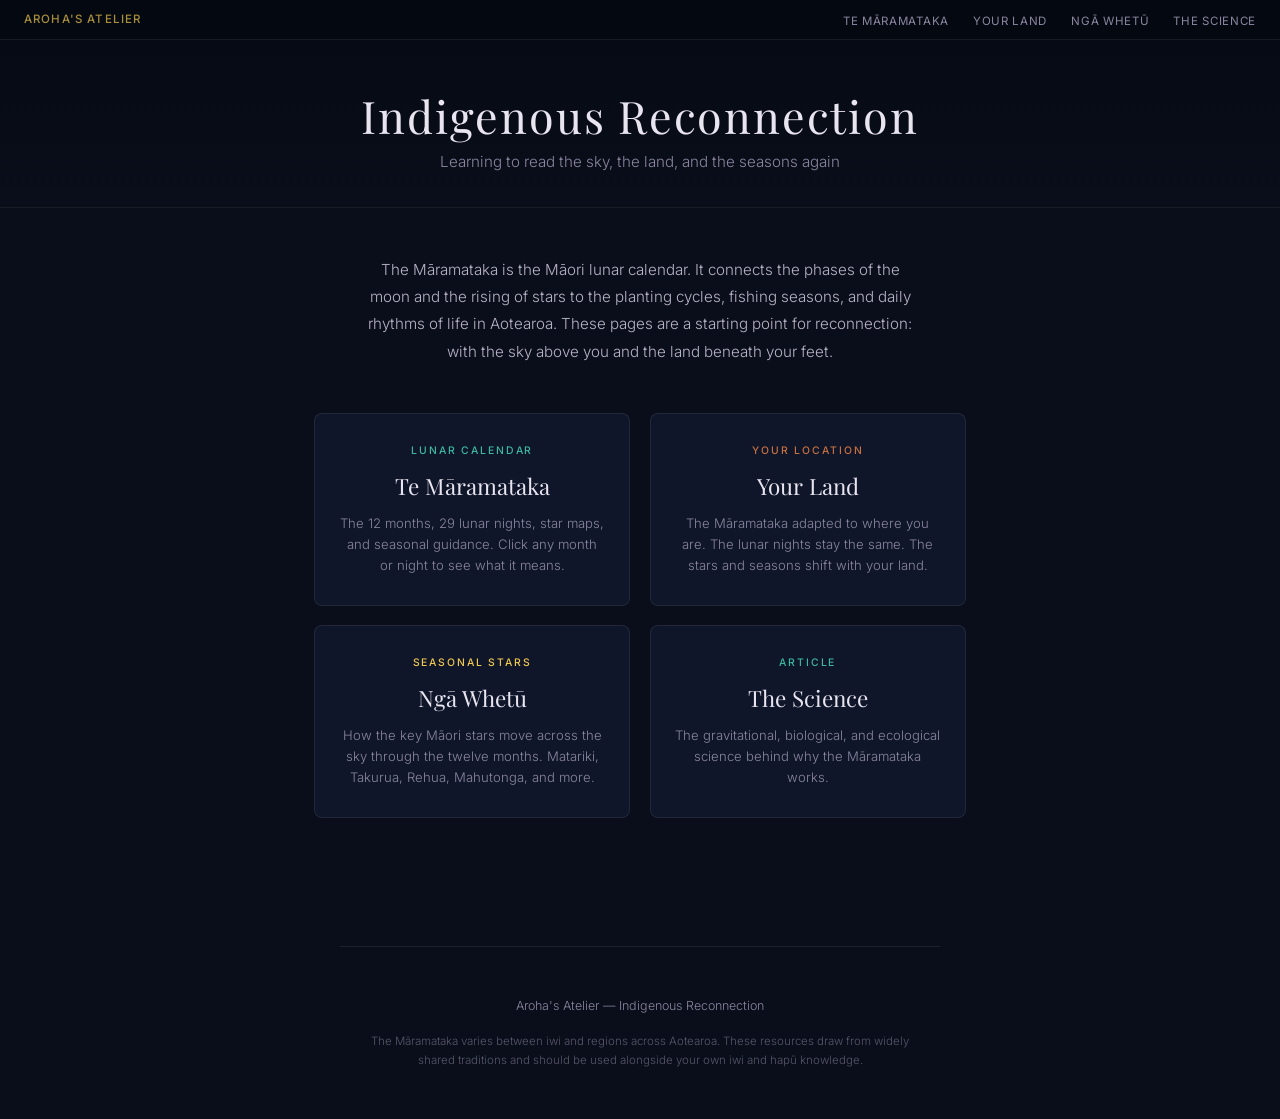
<file: maramataka/index.html>
<!DOCTYPE html>
<html lang="en">
<head>
  <meta charset="UTF-8">
  <meta name="viewport" content="width=device-width, initial-scale=1.0">
  <title>Aroha's Atelier — Indigenous Reconnection</title>
  <link rel="stylesheet" href="styles.css">
  <style>
    .home-content {
      max-width: 700px;
      margin: 0 auto;
      padding: 3rem 1.5rem;
      text-align: center;
    }

    .home-intro {
      font-size: 0.95rem;
      color: var(--text-body);
      line-height: 1.8;
      margin-bottom: 3rem;
      max-width: 560px;
      margin-left: auto;
      margin-right: auto;
    }

    .home-grid {
      display: grid;
      grid-template-columns: repeat(auto-fit, minmax(280px, 1fr));
      gap: 1.2rem;
      margin-bottom: 3rem;
    }

    .home-card {
      background: var(--deep-blue);
      border: 1px solid var(--border-subtle);
      border-radius: 8px;
      padding: 1.8rem 1.5rem;
      text-decoration: none;
      transition: all 0.3s;
      display: block;
    }

    .home-card:hover {
      border-color: var(--accent-teal);
      transform: translateY(-2px);
    }

    .home-card .card-label {
      font-family: 'Inter', sans-serif;
      font-size: 0.65rem;
      text-transform: uppercase;
      letter-spacing: 0.18em;
      color: var(--accent-teal);
      margin-bottom: 0.6rem;
      font-weight: 500;
    }

    .home-card h2 {
      font-family: 'Playfair Display', serif;
      font-size: 1.4rem;
      font-weight: 400;
      color: var(--star-white);
      margin-bottom: 0.5rem;
    }

    .home-card p {
      font-size: 0.82rem;
      color: var(--text-secondary);
      line-height: 1.6;
    }

    .home-card.accent-gold:hover { border-color: var(--star-gold); }
    .home-card.accent-gold .card-label { color: var(--star-gold); }
    .home-card.accent-warm:hover { border-color: var(--accent-warm); }
    .home-card.accent-warm .card-label { color: var(--accent-warm); }

    @media (max-width: 600px) {
      .home-grid { grid-template-columns: 1fr; }
      .page-header h1 { font-size: 2rem; }
    }
  </style>
</head>
<body>
  <nav class="site-nav">
    <a href="index.html" class="brand">Aroha's Atelier</a>
    <ul class="nav-links">
      <li><a href="maramataka.html">Te Māramataka</a></li>
      <li><a href="maramataka-local.html">Your Land</a></li>
      <li><a href="star-journey.html">Ngā Whetū</a></li>
      <li><a href="the-science-of-the-maramataka.html">The Science</a></li>
    </ul>
  </nav>

  <header class="page-header">
    <h1>Indigenous Reconnection</h1>
    <p class="subtitle">Learning to read the sky, the land, and the seasons again</p>
  </header>

  <div class="home-content">
    <p class="home-intro">The Māramataka is the Māori lunar calendar. It connects the phases of the moon and the rising of stars to the planting cycles, fishing seasons, and daily rhythms of life in Aotearoa. These pages are a starting point for reconnection: with the sky above you and the land beneath your feet.</p>

    <div class="home-grid">
      <a href="maramataka.html" class="home-card">
        <div class="card-label">Lunar Calendar</div>
        <h2>Te Māramataka</h2>
        <p>The 12 months, 29 lunar nights, star maps, and seasonal guidance. Click any month or night to see what it means.</p>
      </a>

      <a href="maramataka-local.html" class="home-card accent-warm">
        <div class="card-label">Your Location</div>
        <h2>Your Land</h2>
        <p>The Māramataka adapted to where you are. The lunar nights stay the same. The stars and seasons shift with your land.</p>
      </a>

      <a href="star-journey.html" class="home-card accent-gold">
        <div class="card-label">Seasonal Stars</div>
        <h2>Ngā Whetū</h2>
        <p>How the key Māori stars move across the sky through the twelve months. Matariki, Takurua, Rehua, Mahutonga, and more.</p>
      </a>

      <a href="the-science-of-the-maramataka.html" class="home-card">
        <div class="card-label">Article</div>
        <h2>The Science</h2>
        <p>The gravitational, biological, and ecological science behind why the Māramataka works.</p>
      </a>
    </div>
  </div>

  <footer>
    <p>Aroha's Atelier — Indigenous Reconnection</p>
    <p class="footer-disclaimer">The Māramataka varies between iwi and regions across Aotearoa. These resources draw from widely shared traditions and should be used alongside your own iwi and hapū knowledge.</p>
  </footer>
</body>
</html>
</file>
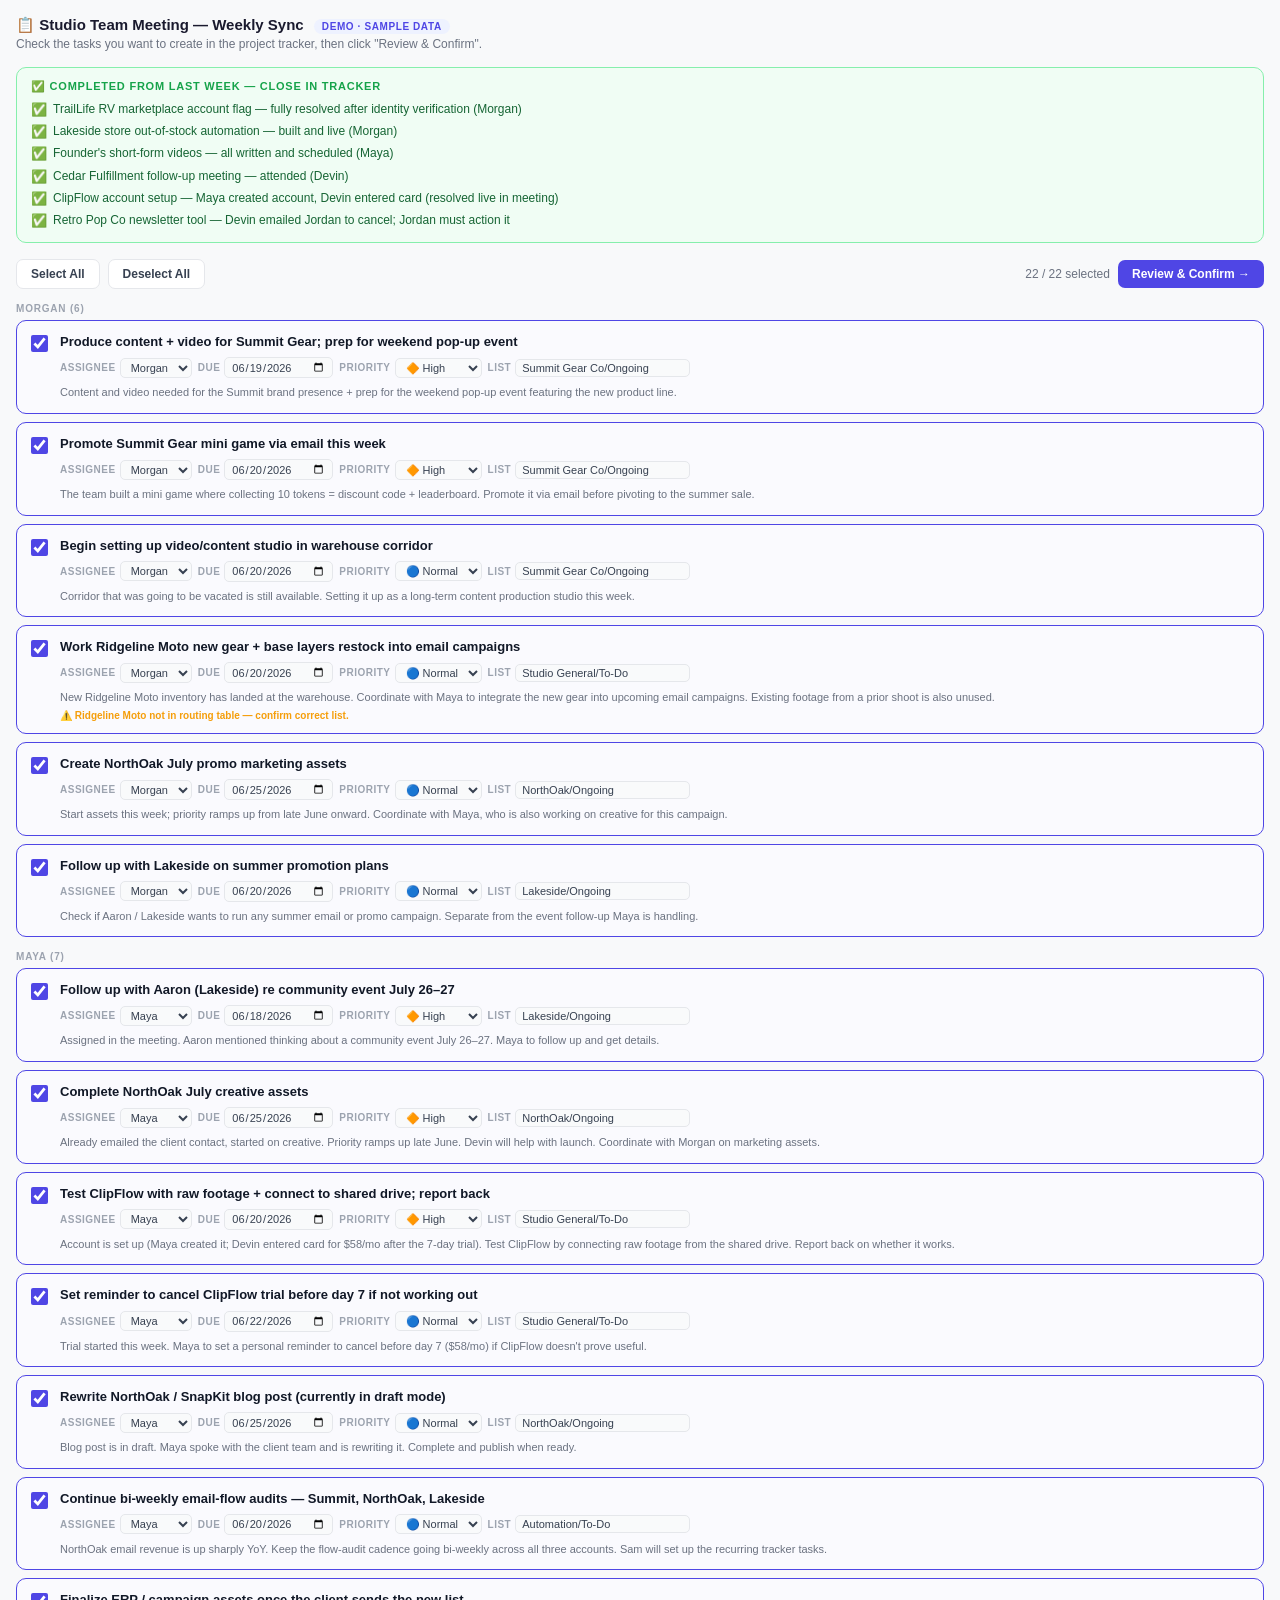
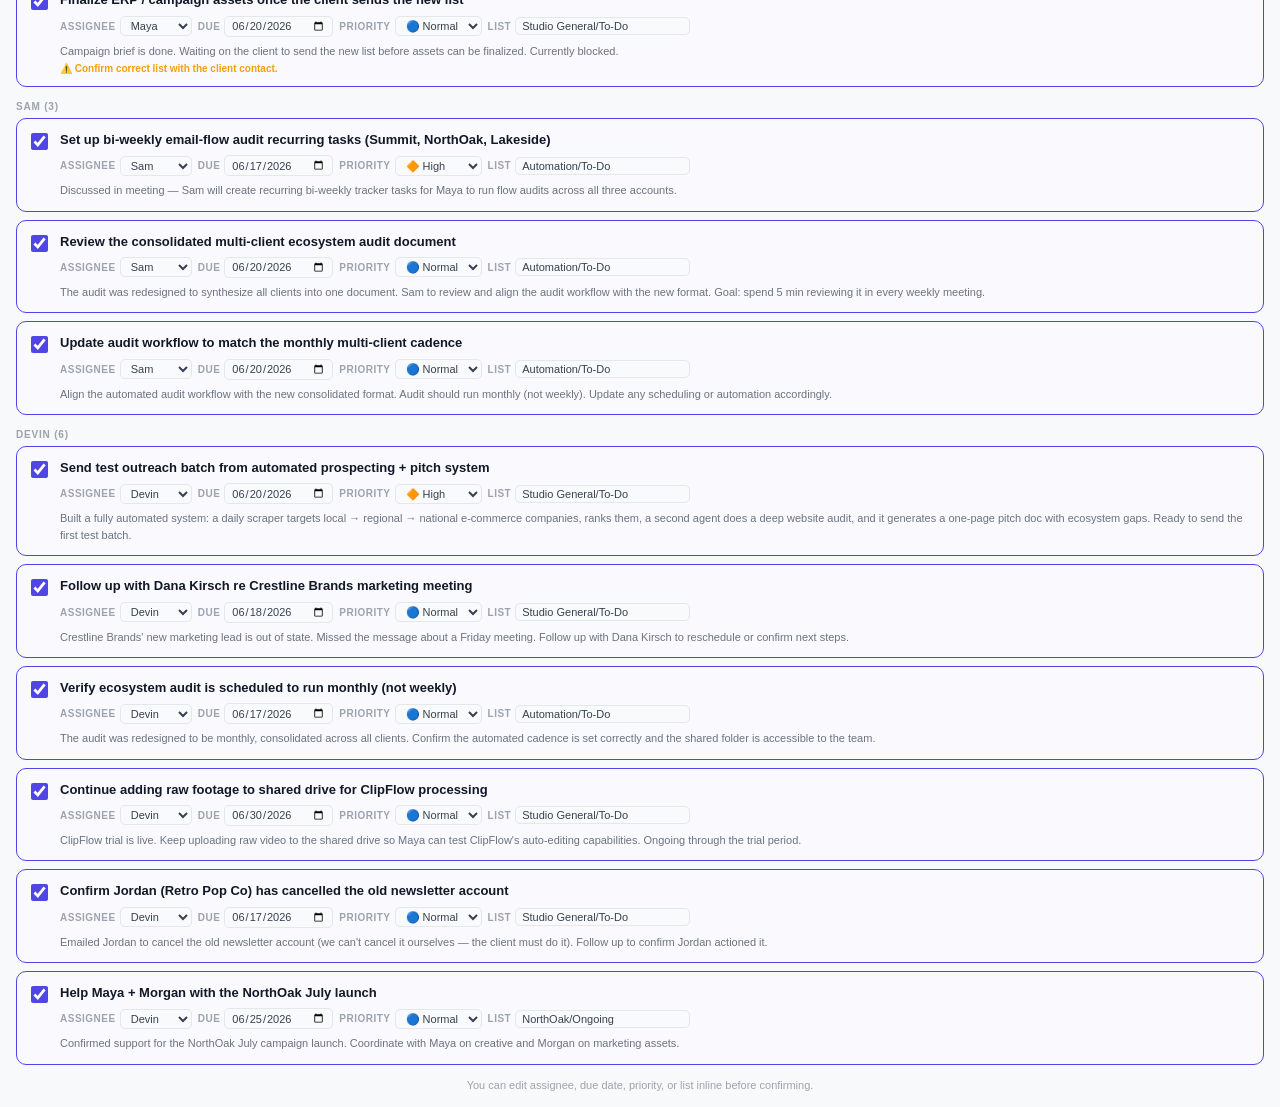
<file: meeting-task-approval/index.html>
<!DOCTYPE html>
<html lang="en">
<head>
<meta charset="UTF-8">
<meta name="viewport" content="width=device-width, initial-scale=1.0">
<title>Meeting Task Approval — Demo</title>
<style>
  :root { color-scheme: light; }
  * { box-sizing: border-box; margin: 0; padding: 0; }

  body {
    font-family: -apple-system, BlinkMacSystemFont, 'Segoe UI', sans-serif;
    background: #f8f9fa;
    color: #1a1a2e;
    padding: 16px;
    font-size: 13px;
  }

  .header { margin-bottom: 16px; }
  .header h1 { font-size: 15px; font-weight: 700; color: #1a1a2e; }
  .header p { color: #6b7280; font-size: 12px; margin-top: 3px; }
  .demo-tag { display:inline-block; background:#eef2ff; color:#4f46e5; font-size:10px; font-weight:700;
    text-transform:uppercase; letter-spacing:.06em; padding:2px 8px; border-radius:999px; margin-left:6px; }

  .wins-box {
    background: #f0fdf4;
    border: 1.5px solid #86efac;
    border-radius: 10px;
    padding: 12px 14px;
    margin-bottom: 16px;
  }
  .wins-box h3 { font-size: 11px; font-weight: 700; text-transform: uppercase; letter-spacing: 0.07em; color: #16a34a; margin-bottom: 8px; }
  .win-item { display: flex; align-items: flex-start; gap: 6px; font-size: 12px; color: #166534; margin-bottom: 4px; line-height: 1.4; }
  .win-item:last-child { margin-bottom: 0; }
  .win-check { flex-shrink: 0; font-size: 13px; }

  .controls {
    display: flex;
    gap: 8px;
    margin-bottom: 14px;
    align-items: center;
    flex-wrap: wrap;
  }

  .btn {
    padding: 7px 14px;
    border-radius: 7px;
    border: none;
    font-size: 12px;
    font-weight: 600;
    cursor: pointer;
    transition: all 0.15s;
  }
  .btn-primary { background: #4f46e5; color: white; }
  .btn-primary:hover { background: #4338ca; }
  .btn-primary:disabled { background: #a5b4fc; cursor: not-allowed; }
  .btn-ghost { background: white; color: #374151; border: 1px solid #e5e7eb; }
  .btn-ghost:hover { background: #f3f4f6; }

  .count-badge { margin-left: auto; font-size: 12px; color: #6b7280; }

  .task-card {
    background: white;
    border: 1.5px solid #e5e7eb;
    border-radius: 10px;
    padding: 12px 14px;
    margin-bottom: 8px;
    display: flex;
    gap: 12px;
    align-items: flex-start;
    transition: border-color 0.15s, opacity 0.15s;
  }
  .task-card.approved { border-color: #4f46e5; background: #fafafe; }
  .task-card.skipped { opacity: 0.42; border-color: #e5e7eb; }

  .checkbox-wrap { padding-top: 2px; flex-shrink: 0; }
  .checkbox-wrap input[type="checkbox"] { width: 17px; height: 17px; cursor: pointer; accent-color: #4f46e5; }

  .task-body { flex: 1; min-width: 0; }
  .task-name { font-weight: 600; font-size: 13px; color: #111827; margin-bottom: 6px; line-height: 1.4; }

  .task-meta { display: flex; flex-wrap: wrap; gap: 6px; margin-bottom: 6px; }
  .meta-field { display: flex; align-items: center; gap: 4px; }
  .meta-label { font-size: 10px; color: #9ca3af; text-transform: uppercase; letter-spacing: 0.05em; font-weight: 600; }
  .meta-select, .meta-input {
    font-size: 11px; border: 1px solid #e5e7eb; border-radius: 5px;
    padding: 2px 6px; background: #f9fafb; color: #374151; font-family: inherit;
  }
  .meta-select:focus, .meta-input:focus { outline: none; border-color: #4f46e5; background: white; }

  .task-desc { font-size: 11px; color: #6b7280; line-height: 1.5; }
  .task-note { font-size: 10px; color: #f59e0b; font-weight: 600; margin-top: 4px; }

  .section-label {
    font-size: 10px; font-weight: 700; text-transform: uppercase;
    letter-spacing: 0.08em; color: #9ca3af; margin: 14px 0 6px;
  }

  /* Modal overlay */
  .modal-overlay {
    display: none;
    position: fixed; inset: 0;
    background: rgba(0,0,0,0.45);
    z-index: 100;
    align-items: center;
    justify-content: center;
    padding: 20px;
  }
  .modal-overlay.visible { display: flex; }

  .modal {
    background: white;
    border-radius: 14px;
    padding: 24px;
    max-width: 520px;
    width: 100%;
    max-height: 85vh;
    overflow-y: auto;
    box-shadow: 0 20px 60px rgba(0,0,0,0.2);
  }

  .modal h2 { font-size: 15px; font-weight: 700; margin-bottom: 4px; }
  .modal .sub { font-size: 12px; color: #6b7280; margin-bottom: 16px; }

  .task-summary-list { margin-bottom: 16px; }
  .summary-item {
    display: flex; align-items: flex-start; gap: 8px;
    padding: 7px 0;
    border-bottom: 1px solid #f3f4f6;
    font-size: 12px;
  }
  .summary-item:last-child { border-bottom: none; }
  .summary-person { font-size: 10px; font-weight: 700; color: #9ca3af; text-transform: uppercase; width: 52px; flex-shrink: 0; padding-top: 1px; }
  .summary-name { flex: 1; font-weight: 500; color: #111827; line-height: 1.4; }
  .summary-meta { font-size: 11px; color: #6b7280; white-space: nowrap; }

  .go-box {
    background: #f0f0ff;
    border: 1.5px solid #c7d2fe;
    border-radius: 10px;
    padding: 14px;
    text-align: center;
    margin-bottom: 14px;
  }
  .go-box p { font-size: 12px; color: #4338ca; margin-bottom: 8px; }
  .go-word {
    display: inline-block;
    background: #4f46e5;
    color: white;
    font-size: 18px;
    font-weight: 800;
    letter-spacing: 0.05em;
    padding: 8px 28px;
    border-radius: 8px;
  }

  .modal-footer { display: flex; justify-content: flex-end; }

  .skipped-note { font-size: 11px; color: #9ca3af; margin-bottom: 12px; }

  .footer-note { font-size: 11px; color: #9ca3af; margin-top: 14px; text-align: center; }
</style>
</head>
<body>

<div class="header">
  <h1>📋 Studio Team Meeting — Weekly Sync <span class="demo-tag">demo · sample data</span></h1>
  <p>Check the tasks you want to create in the project tracker, then click "Review &amp; Confirm".</p>
</div>

<!-- Wins / Completions from last week -->
<div class="wins-box">
  <h3>✅ Completed from last week — close in tracker</h3>
  <div class="win-item"><span class="win-check">✅</span><span>TrailLife RV marketplace account flag — fully resolved after identity verification (Morgan)</span></div>
  <div class="win-item"><span class="win-check">✅</span><span>Lakeside store out-of-stock automation — built and live (Morgan)</span></div>
  <div class="win-item"><span class="win-check">✅</span><span>Founder's short-form videos — all written and scheduled (Maya)</span></div>
  <div class="win-item"><span class="win-check">✅</span><span>Cedar Fulfillment follow-up meeting — attended (Devin)</span></div>
  <div class="win-item"><span class="win-check">✅</span><span>ClipFlow account setup — Maya created account, Devin entered card (resolved live in meeting)</span></div>
  <div class="win-item"><span class="win-check">✅</span><span>Retro Pop Co newsletter tool — Devin emailed Jordan to cancel; Jordan must action it</span></div>
</div>

<div class="controls">
  <button class="btn btn-ghost" onclick="selectAll()">Select All</button>
  <button class="btn btn-ghost" onclick="selectNone()">Deselect All</button>
  <span class="count-badge" id="count-label">22 / 22 selected</span>
  <button class="btn btn-primary" id="create-btn" onclick="showModal()">Review &amp; Confirm →</button>
</div>

<div id="task-list"></div>

<div class="footer-note">You can edit assignee, due date, priority, or list inline before confirming.</div>

<!-- Confirmation Modal -->
<div class="modal-overlay" id="modal">
  <div class="modal">
    <h2>✅ Ready to Create in Tracker</h2>
    <p class="sub" id="modal-sub"></p>
    <div class="task-summary-list" id="modal-task-list"></div>
    <div id="skipped-section"></div>
    <div class="go-box">
      <p>Type this in the chat to create these tasks:</p>
      <span class="go-word">go</span>
    </div>
    <div class="modal-footer">
      <button class="btn btn-ghost" onclick="closeModal()">← Back to Edit</button>
    </div>
  </div>
</div>

<script>
const TASKS = [
  // MORGAN (6)
  { id:1,  name:"Produce content + video for Summit Gear; prep for weekend pop-up event",
    assignee:"Morgan", due:"2026-06-19", priority:"high",   list:"Summit Gear Co/Ongoing",
    desc:"Content and video needed for the Summit brand presence + prep for the weekend pop-up event featuring the new product line.", note:null },

  { id:2,  name:"Promote Summit Gear mini game via email this week",
    assignee:"Morgan", due:"2026-06-20", priority:"high",   list:"Summit Gear Co/Ongoing",
    desc:"The team built a mini game where collecting 10 tokens = discount code + leaderboard. Promote it via email before pivoting to the summer sale.", note:null },

  { id:3,  name:"Begin setting up video/content studio in warehouse corridor",
    assignee:"Morgan", due:"2026-06-20", priority:"normal", list:"Summit Gear Co/Ongoing",
    desc:"Corridor that was going to be vacated is still available. Setting it up as a long-term content production studio this week.", note:null },

  { id:4,  name:"Work Ridgeline Moto new gear + base layers restock into email campaigns",
    assignee:"Morgan", due:"2026-06-20", priority:"normal", list:"Studio General/To-Do",
    desc:"New Ridgeline Moto inventory has landed at the warehouse. Coordinate with Maya to integrate the new gear into upcoming email campaigns. Existing footage from a prior shoot is also unused.", note:"⚠️ Ridgeline Moto not in routing table — confirm correct list." },

  { id:5,  name:"Create NorthOak July promo marketing assets",
    assignee:"Morgan", due:"2026-06-25", priority:"normal", list:"NorthOak/Ongoing",
    desc:"Start assets this week; priority ramps up from late June onward. Coordinate with Maya, who is also working on creative for this campaign.", note:null },

  { id:6,  name:"Follow up with Lakeside on summer promotion plans",
    assignee:"Morgan", due:"2026-06-20", priority:"normal", list:"Lakeside/Ongoing",
    desc:"Check if Aaron / Lakeside wants to run any summer email or promo campaign. Separate from the event follow-up Maya is handling.", note:null },

  // MAYA (7)
  { id:7,  name:"Follow up with Aaron (Lakeside) re community event July 26–27",
    assignee:"Maya", due:"2026-06-18", priority:"high",   list:"Lakeside/Ongoing",
    desc:"Assigned in the meeting. Aaron mentioned thinking about a community event July 26–27. Maya to follow up and get details.", note:null },

  { id:8,  name:"Complete NorthOak July creative assets",
    assignee:"Maya", due:"2026-06-25", priority:"high",   list:"NorthOak/Ongoing",
    desc:"Already emailed the client contact, started on creative. Priority ramps up late June. Devin will help with launch. Coordinate with Morgan on marketing assets.", note:null },

  { id:9,  name:"Test ClipFlow with raw footage + connect to shared drive; report back",
    assignee:"Maya", due:"2026-06-20", priority:"high",   list:"Studio General/To-Do",
    desc:"Account is set up (Maya created it; Devin entered card for $58/mo after the 7-day trial). Test ClipFlow by connecting raw footage from the shared drive. Report back on whether it works.", note:null },

  { id:10, name:"Set reminder to cancel ClipFlow trial before day 7 if not working out",
    assignee:"Maya", due:"2026-06-22", priority:"normal", list:"Studio General/To-Do",
    desc:"Trial started this week. Maya to set a personal reminder to cancel before day 7 ($58/mo) if ClipFlow doesn't prove useful.", note:null },

  { id:11, name:"Rewrite NorthOak / SnapKit blog post (currently in draft mode)",
    assignee:"Maya", due:"2026-06-25", priority:"normal", list:"NorthOak/Ongoing",
    desc:"Blog post is in draft. Maya spoke with the client team and is rewriting it. Complete and publish when ready.", note:null },

  { id:12, name:"Continue bi-weekly email-flow audits — Summit, NorthOak, Lakeside",
    assignee:"Maya", due:"2026-06-20", priority:"normal", list:"Automation/To-Do",
    desc:"NorthOak email revenue is up sharply YoY. Keep the flow-audit cadence going bi-weekly across all three accounts. Sam will set up the recurring tracker tasks.", note:null },

  { id:13, name:"Finalize ERP / campaign assets once the client sends the new list",
    assignee:"Maya", due:"2026-06-20", priority:"normal", list:"Studio General/To-Do",
    desc:"Campaign brief is done. Waiting on the client to send the new list before assets can be finalized. Currently blocked.", note:"⚠️ Confirm correct list with the client contact." },

  // SAM (3)
  { id:14, name:"Set up bi-weekly email-flow audit recurring tasks (Summit, NorthOak, Lakeside)",
    assignee:"Sam", due:"2026-06-17", priority:"high",   list:"Automation/To-Do",
    desc:"Discussed in meeting — Sam will create recurring bi-weekly tracker tasks for Maya to run flow audits across all three accounts.", note:null },

  { id:15, name:"Review the consolidated multi-client ecosystem audit document",
    assignee:"Sam", due:"2026-06-20", priority:"normal", list:"Automation/To-Do",
    desc:"The audit was redesigned to synthesize all clients into one document. Sam to review and align the audit workflow with the new format. Goal: spend 5 min reviewing it in every weekly meeting.", note:null },

  { id:16, name:"Update audit workflow to match the monthly multi-client cadence",
    assignee:"Sam", due:"2026-06-20", priority:"normal", list:"Automation/To-Do",
    desc:"Align the automated audit workflow with the new consolidated format. Audit should run monthly (not weekly). Update any scheduling or automation accordingly.", note:null },

  // DEVIN (6)
  { id:17, name:"Send test outreach batch from automated prospecting + pitch system",
    assignee:"Devin", due:"2026-06-20", priority:"high",   list:"Studio General/To-Do",
    desc:"Built a fully automated system: a daily scraper targets local → regional → national e-commerce companies, ranks them, a second agent does a deep website audit, and it generates a one-page pitch doc with ecosystem gaps. Ready to send the first test batch.", note:null },

  { id:18, name:"Follow up with Dana Kirsch re Crestline Brands marketing meeting",
    assignee:"Devin", due:"2026-06-18", priority:"normal", list:"Studio General/To-Do",
    desc:"Crestline Brands' new marketing lead is out of state. Missed the message about a Friday meeting. Follow up with Dana Kirsch to reschedule or confirm next steps.", note:null },

  { id:19, name:"Verify ecosystem audit is scheduled to run monthly (not weekly)",
    assignee:"Devin", due:"2026-06-17", priority:"normal", list:"Automation/To-Do",
    desc:"The audit was redesigned to be monthly, consolidated across all clients. Confirm the automated cadence is set correctly and the shared folder is accessible to the team.", note:null },

  { id:20, name:"Continue adding raw footage to shared drive for ClipFlow processing",
    assignee:"Devin", due:"2026-06-30", priority:"normal", list:"Studio General/To-Do",
    desc:"ClipFlow trial is live. Keep uploading raw video to the shared drive so Maya can test ClipFlow's auto-editing capabilities. Ongoing through the trial period.", note:null },

  { id:21, name:"Confirm Jordan (Retro Pop Co) has cancelled the old newsletter account",
    assignee:"Devin", due:"2026-06-17", priority:"normal", list:"Studio General/To-Do",
    desc:"Emailed Jordan to cancel the old newsletter account (we can't cancel it ourselves — the client must do it). Follow up to confirm Jordan actioned it.", note:null },

  { id:22, name:"Help Maya + Morgan with the NorthOak July launch",
    assignee:"Devin", due:"2026-06-25", priority:"normal", list:"NorthOak/Ongoing",
    desc:"Confirmed support for the NorthOak July campaign launch. Coordinate with Maya on creative and Morgan on marketing assets.", note:null },
];

const ASSIGNEES = ["Devin","Sam","Maya","Morgan","Alex","Alison"];
const PRIORITIES = ["urgent","high","normal","low"];
const PRIORITY_LABELS = { urgent:"🔴 Urgent", high:"🔶 High", normal:"🔵 Normal", low:"⚪ Low" };
const SECTIONS = ["Morgan","Maya","Sam","Devin"];

let state = TASKS.map(t => ({ ...t, approved: true }));

function render() {
  let html = '';
  SECTIONS.forEach(person => {
    const items = state.map((t,i) => ({t,i})).filter(({t}) => t.assignee === person);
    if (!items.length) return;
    html += `<div class="section-label">${person} (${items.length})</div>`;
    items.forEach(({t,i}) => {
      html += `
      <div class="task-card ${t.approved ? 'approved' : 'skipped'}" id="card-${i}">
        <div class="checkbox-wrap">
          <input type="checkbox" ${t.approved ? 'checked' : ''} onchange="toggle(${i})">
        </div>
        <div class="task-body">
          <div class="task-name">${t.name}</div>
          <div class="task-meta">
            <div class="meta-field">
              <span class="meta-label">Assignee</span>
              <select class="meta-select" onchange="updateField(${i},'assignee',this.value)">
                ${ASSIGNEES.map(a => `<option ${a===t.assignee?'selected':''}>${a}</option>`).join('')}
              </select>
            </div>
            <div class="meta-field">
              <span class="meta-label">Due</span>
              <input class="meta-input" type="date" value="${t.due}" onchange="updateField(${i},'due',this.value)">
            </div>
            <div class="meta-field">
              <span class="meta-label">Priority</span>
              <select class="meta-select" onchange="updateField(${i},'priority',this.value)">
                ${PRIORITIES.map(p => `<option value="${p}" ${p===t.priority?'selected':''}>${PRIORITY_LABELS[p]}</option>`).join('')}
              </select>
            </div>
            <div class="meta-field">
              <span class="meta-label">List</span>
              <input class="meta-input" type="text" value="${t.list}" style="width:175px" onchange="updateField(${i},'list',this.value)">
            </div>
          </div>
          <div class="task-desc">${t.desc}</div>
          ${t.note ? `<div class="task-note">${t.note}</div>` : ''}
        </div>
      </div>`;
    });
  });
  document.getElementById('task-list').innerHTML = html;
  updateCount();
}

function toggle(i) {
  state[i].approved = !state[i].approved;
  const card = document.getElementById(`card-${i}`);
  card.classList.toggle('approved', state[i].approved);
  card.classList.toggle('skipped', !state[i].approved);
  updateCount();
}

function updateField(i, field, value) { state[i][field] = value; }
function selectAll()  { state.forEach(t => t.approved = true);  render(); }
function selectNone() { state.forEach(t => t.approved = false); render(); }

function updateCount() {
  const n = state.filter(t => t.approved).length;
  document.getElementById('count-label').textContent = `${n} / ${state.length} selected`;
  document.getElementById('create-btn').disabled = n === 0;
}

function showModal() {
  const approved = state.filter(t => t.approved);
  const skipped  = state.filter(t => !t.approved);

  document.getElementById('modal-sub').textContent =
    `${approved.length} task${approved.length!==1?'s':''} selected${skipped.length ? `, ${skipped.length} skipped` : ''}.`;

  const listEl = document.getElementById('modal-task-list');
  listEl.innerHTML = approved.map(t => `
    <div class="summary-item">
      <div class="summary-person">${t.assignee}</div>
      <div class="summary-name">${t.name}</div>
      <div class="summary-meta">${t.due.slice(5).replace('-','/')} · ${PRIORITY_LABELS[t.priority]}</div>
    </div>
  `).join('');

  const skipEl = document.getElementById('skipped-section');
  if (skipped.length) {
    skipEl.innerHTML = `<p class="skipped-note">Skipping: ${skipped.map(t => t.name).join(', ')}</p>`;
  } else {
    skipEl.innerHTML = '';
  }

  document.getElementById('modal').classList.add('visible');
}

function closeModal() {
  document.getElementById('modal').classList.remove('visible');
}

render();
</script>
</body>
</html>
</file>
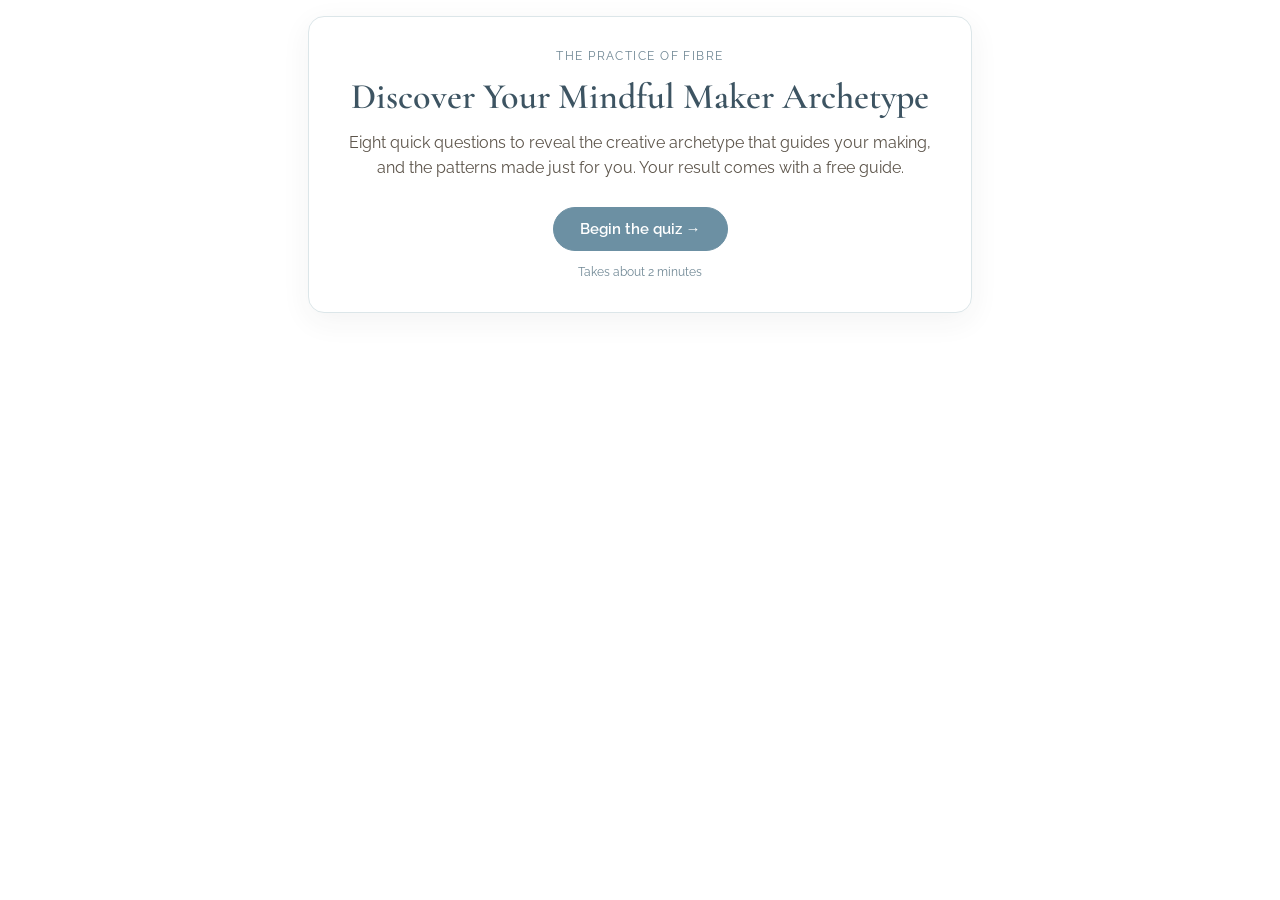
<file: mindful-maker-quiz/index.html>
<!DOCTYPE html>
<!--
  THE FIBRE MUSE ARCHETYPE QUIZ — The Practice of Fibre
  Self-contained interactive quiz. Scores 8 questions → 1 of 4 Muses,
  gates the result behind an email, posts the subscriber + their Muse to
  Flodesk (via a Zapier webhook), and shows a per-archetype result page.

  ── TO GO LIVE ──────────────────────────────────────────────────────────
  1. Set CONFIG.flodeskWebhookUrl below to your Zapier "Catch Hook" URL.
  2. (Optional) Point each Muse's shopUrl at its pattern collection.
  3. In Squarespace: add a CODE BLOCK on the quiz page and paste everything
     from the <style> tag down through the closing </script> tag.
  ─────────────────────────────────────────────────────────────────────────
-->
<html lang="en">
<head>
<meta charset="utf-8">
<meta name="viewport" content="width=device-width, initial-scale=1">
<title>The Mindful Maker Quiz — The Practice of Fibre</title>

<style>
@import url('https://fonts.googleapis.com/css2?family=Cormorant+Garamond:wght@500;600;700&family=Raleway:wght@400;500;600&display=swap');
/* All styles are scoped under #fibre-muse-quiz so they never collide with Squarespace. */
#fibre-muse-quiz{
  --bg:#F6F9FA; --card:#FFFFFF; --ink:#3D5462; --muted:#6F8794; --line:#DCE6E9;
  --accent:#6C90A3;            /* overwritten per-result */
  --radius:16px;
  box-sizing:border-box; max-width:680px; margin:0 auto; padding:8px;
  color:var(--ink);
  font-family:'Raleway',-apple-system,BlinkMacSystemFont,"Segoe UI",Roboto,Helvetica,Arial,sans-serif;
  line-height:1.6; -webkit-font-smoothing:antialiased;
}
#fibre-muse-quiz *{box-sizing:border-box}
#fibre-muse-quiz .serif{font-family:'Cormorant Garamond',Georgia,"Times New Roman",serif}
#fibre-muse-quiz h1,#fibre-muse-quiz h2,#fibre-muse-quiz h3{
  font-family:'Cormorant Garamond',Georgia,"Times New Roman",serif; font-weight:600; line-height:1.15; margin:0;
}
#fibre-muse-quiz .stage{
  background:var(--card); border:1px solid var(--line); border-radius:var(--radius);
  padding:30px 26px; box-shadow:0 8px 30px rgba(59,53,46,.06);
}
#fibre-muse-quiz .eyebrow{
  font-size:12px; letter-spacing:.12em; text-transform:uppercase; color:var(--muted); margin-bottom:10px;
}
#fibre-muse-quiz .lede{color:#5c544a; font-size:16px; margin:12px 0 0}

/* progress */
#fibre-muse-quiz .progress-wrap{margin-bottom:20px}
#fibre-muse-quiz .progress-meta{display:flex;justify-content:space-between;font-size:12px;color:var(--muted);margin-bottom:6px}
#fibre-muse-quiz .progress-track{height:6px;background:#EFE8DD;border-radius:99px;overflow:hidden}
#fibre-muse-quiz .progress-fill{height:100%;background:var(--accent);width:0;transition:width .35s ease}

/* questions */
#fibre-muse-quiz .q{font-size:21px;margin:0 0 18px}
#fibre-muse-quiz .options{display:flex;flex-direction:column;gap:11px}
#fibre-muse-quiz .opt{
  text-align:left;width:100%;cursor:pointer;background:#fff;border:1.5px solid var(--line);
  border-radius:13px;padding:15px 16px;font-size:15.5px;color:var(--ink);line-height:1.45;
  transition:border-color .15s,background .15s,transform .05s; font-family:inherit;
}
#fibre-muse-quiz .opt:hover{border-color:#9DCEBB;background:#F3F8F9}
#fibre-muse-quiz .opt:active{transform:scale(.995)}
#fibre-muse-quiz .opt.sel{border-color:var(--accent);background:#EEF5F6;box-shadow:inset 0 0 0 1px var(--accent)}

/* nav */
#fibre-muse-quiz .nav{display:flex;justify-content:space-between;align-items:center;margin-top:22px}
#fibre-muse-quiz .btn{
  font-family:inherit;font-size:15px;font-weight:600;cursor:pointer;border-radius:99px;
  padding:12px 26px;border:1.5px solid var(--accent);background:var(--accent);color:#fff;transition:opacity .15s;
}
#fibre-muse-quiz .btn:hover{opacity:.9}
#fibre-muse-quiz .btn[disabled]{opacity:.4;cursor:not-allowed}
#fibre-muse-quiz .btn-ghost{background:transparent;color:var(--muted);border-color:transparent;padding:12px 8px}
#fibre-muse-quiz .btn-ghost:hover{color:var(--ink)}

/* email gate + result */
#fibre-muse-quiz .center{text-align:center}
#fibre-muse-quiz .field{
  width:100%;font-size:16px;font-family:inherit;padding:14px 16px;border:1.5px solid var(--line);
  border-radius:12px;margin-top:6px;color:var(--ink);background:#fff;
}
#fibre-muse-quiz .field:focus{outline:none;border-color:var(--accent)}
#fibre-muse-quiz .fineprint{font-size:12px;color:var(--muted);margin-top:12px}
#fibre-muse-quiz .err{color:#b3402f;font-size:13px;margin-top:8px;min-height:18px}
#fibre-muse-quiz .hp{position:absolute;left:-9999px;width:1px;height:1px;overflow:hidden}

#fibre-muse-quiz .result-emoji{font-size:54px;line-height:1}
#fibre-muse-quiz .result-name{font-size:34px;margin:8px 0 2px;color:var(--accent)}
#fibre-muse-quiz .result-tag{font-size:13px;letter-spacing:.1em;text-transform:uppercase;color:var(--muted)}
#fibre-muse-quiz .result-desc{font-size:16.5px;color:#4f473d;margin:18px 0}
#fibre-muse-quiz .traits{list-style:none;padding:0;margin:18px 0;text-align:left;display:inline-block}
#fibre-muse-quiz .traits li{padding:5px 0 5px 26px;position:relative;font-size:15.5px}
#fibre-muse-quiz .traits li:before{content:"✿";position:absolute;left:0;color:var(--accent)}
#fibre-muse-quiz .panel{
  background:#EEF5F6;border:1px solid var(--line);border-left:4px solid var(--accent);
  border-radius:12px;padding:16px 18px;text-align:left;margin:20px 0;font-size:15px;color:#4f473d;
}
#fibre-muse-quiz .inbox{background:#EAF5EF;border-color:#CDE7DB;border-left-color:#739D8E;color:#3D5462}
#fibre-muse-quiz .spinner{display:inline-block;animation:fmqspin 1s linear infinite}
@keyframes fmqspin{to{transform:rotate(360deg)}}
#fibre-muse-quiz a.retake{display:inline-block;margin-top:14px;color:var(--muted);font-size:13px;text-decoration:underline;cursor:pointer}
@media (max-width:520px){
  #fibre-muse-quiz .stage{padding:24px 18px}
  #fibre-muse-quiz .q{font-size:19px}
  #fibre-muse-quiz .result-name{font-size:28px}
}
</style>
</head>
<body>

<div id="fibre-muse-quiz"><div class="stage" id="fmq-stage"><!-- rendered by JS --></div></div>

<script>
(function(){
  "use strict";

  // ── CONFIG ──────────────────────────────────────────────────────────
  var CONFIG = {
    // Paste your Zapier "Catch Hook" webhook URL here once it's set up:
    flodeskWebhookUrl: "",
    // Optional: paste a hosted URL of your logo to show it atop the quiz.
    logoUrl: "",
    siteUrl: "https://thepracticeoffibre.com"
  };

  // ── THE FOUR MUSES ──────────────────────────────────────────────────
  var MUSES = {
    seeker: {
      key:"seeker", name:"The Yarn Seeker", emoji:"🧠", tag:"The Adventurous Spirit",
      accent:"#739D8E",
      desc:"\"I create to explore, experiment, and grow.\" You're the adventurer of the Mindful Makers, driven by curiosity and the thrill of discovery. Every project is a hands-on experiment, a chance to master a new technique and push your creative boundaries.",
      traits:["Curiosity — discovery fuels your creative energy.","Exploration — you're fearless with bold patterns and new yarns.","Skill-building — you thrive on mastering techniques and growing."],
      patterns:"Patterns made for you: the <strong>Challenging &amp; Technical</strong> bundle — intricate, ambitious makes that stretch your skills.",
      guideUrl:"https://www.thepracticeoffibre.com/s/The-Yarn-Seeker-Guide-web.pdf",
      shopUrl:"https://www.ravelry.com/bundles/the-seeker-patterns-for-self-discovery"
    },
    giver: {
      key:"giver", name:"The Warmth Weaver", emoji:"🧣", tag:"The Nurturer",
      accent:"#6C90A3",
      desc:"\"I create to share love, care, and connection.\" You're the nurturer of the Mindful Makers. Making is an act of love, a tangible way to bring warmth and comfort to the people you care about. Every stitch is imbued with thoughtfulness and intention.",
      traits:["Generosity — you pour love and care into every stitch.","Empathy — you create for the needs and hearts of others.","Community — your craft brings people together."],
      patterns:"Patterns made for you: the <strong>Cozy &amp; Practical</strong> bundle — heartfelt makes built to be gifted and treasured.",
      guideUrl:"https://www.thepracticeoffibre.com/s/The-Warmth-Weaver-Guide-web.pdf",
      shopUrl:"https://www.ravelry.com/bundles/the-giver-patterns-for-selflessness"
    },
    mystic: {
      key:"mystic", name:"The Thread Whisperer", emoji:"🌿", tag:"The Mystic",
      accent:"#3D5462",
      desc:"\"I create to find mindfulness, flow, and connection.\" You're the mystic of the Mindful Makers. Knitting is a sacred ritual, a way to find stillness in a busy world. You cherish the process over the product, weaving calm and intention into every stitch.",
      traits:["Mindfulness — you turn your craft into a meditative practice.","Calmness — your patience brings balance to your work and life.","Harmony — your serene, simple pieces inspire peace in others."],
      patterns:"Patterns made for you: the <strong>Meditative &amp; Mindful</strong> bundle — gentle, rhythmic makes for slow, soulful stitching.",
      guideUrl:"https://www.thepracticeoffibre.com/s/The-Thread-Whisperer-Guide-web.pdf",
      shopUrl:"https://www.ravelry.com/bundles/the-mystic-patterns-for-self-care"
    },
    dreamer: {
      key:"dreamer", name:"The Woolgatherer", emoji:"🎨", tag:"The Whimsical Dreamer",
      accent:"#805C87",
      desc:"\"I create to explore ideas, imagination, and inspiration.\" You're the whimsical dreamer of the Mindful Makers. Creating is an adventure in possibility, a chance to gather inspiration and imagine what could be. You see potential where others see limits.",
      traits:["Imagination — you see endless possibilities in every skein.","Vision — you weave disparate ideas into something meaningful.","Curiosity — your love of trying new things keeps you inspired."],
      patterns:"Patterns made for you: the <strong>Whimsical &amp; Playful</strong> bundle — vivid, imaginative makes that stand out.",
      guideUrl:"https://www.thepracticeoffibre.com/s/The-Woolgatherer-Guide-web.pdf",
      shopUrl:"https://www.ravelry.com/bundles/the-dreamer-patterns-for-self-expression"
    }
  };

  // ── THE QUIZ (each option tagged with the Muse it scores for) ────────
  var QUESTIONS = [
    {q:"Why do you create?", o:[
      {t:"To experiment with new techniques and challenge myself to grow.", m:"seeker"},
      {t:"To gather inspiration, explore ideas, and dream big.", m:"dreamer"},
      {t:"To share love, care, and comfort with others through the gifts of my hands.", m:"giver"},
      {t:"To find peace, balance, and mindfulness in the act of making.", m:"mystic"}
    ]},
    {q:"What brings you the most joy in your creative practice?", o:[
      {t:"The meditative flow and quiet focus of working with my hands.", m:"mystic"},
      {t:"Mastering skills and pushing the boundaries of what I can do.", m:"seeker"},
      {t:"Discovering new patterns and possibilities that spark my imagination.", m:"dreamer"},
      {t:"Seeing the joy my handmade creations bring to the people I care about.", m:"giver"}
    ]},
    {q:"What best describes your creative style?", o:[
      {t:"A mix of earthy tones and textures that connect with the natural world.", m:"seeker"},
      {t:"Warm, practical, and comforting items with timeless appeal.", m:"giver"},
      {t:"Bold and vibrant designs that express my unique vision.", m:"dreamer"},
      {t:"Minimalist and serene pieces that soothe the soul.", m:"mystic"}
    ]},
    {q:"What do you seek most in your creative journey?", o:[
      {t:"Connection and the chance to show others I care.", m:"giver"},
      {t:"A sense of peace and harmony in my everyday life.", m:"mystic"},
      {t:"Inspiration and the freedom to dream without limits.", m:"dreamer"},
      {t:"Growth and the satisfaction of achieving something new.", m:"seeker"}
    ]},
    {q:"You're choosing yarn for a new project. What catches your eye?", o:[
      {t:"Warm, versatile neutrals perfect for gifting and sharing.", m:"giver"},
      {t:"Soft, muted shades that inspire calm and introspection.", m:"mystic"},
      {t:"Natural tones and textures that remind me of the earth.", m:"seeker"},
      {t:"Bright, eclectic colors that stand out and make a statement.", m:"dreamer"}
    ]},
    {q:"What do you find most challenging in your creative process?", o:[
      {t:"Carving out time and space for mindful, uninterrupted making.", m:"mystic"},
      {t:"Staying focused when there's so much inspiration to explore.", m:"dreamer"},
      {t:"Turning big ideas into reality and finishing what I start.", m:"seeker"},
      {t:"Balancing my creative energy with my desire to give to others.", m:"giver"}
    ]},
    {q:"What values guide your approach to making?", o:[
      {t:"Generosity, compassion, and connection.", m:"giver"},
      {t:"Originality, growth, and creativity.", m:"dreamer"},
      {t:"Harmony, mindfulness, and balance.", m:"mystic"},
      {t:"Curiosity, exploration, and sustainability.", m:"seeker"}
    ]},
    {q:"How do you feel when working on a creative project?", o:[
      {t:"Excited by the endless potential of what I can create.", m:"dreamer"},
      {t:"Calm and centered, like I'm fully present in the moment.", m:"mystic"},
      {t:"Energized by the challenge and eager to see how it will turn out.", m:"seeker"},
      {t:"Fulfilled, knowing my work will bring comfort and connection to others.", m:"giver"}
    ]}
  ];

  // ── STATE ───────────────────────────────────────────────────────────
  var answers = [];           // answers[i] = chosen muse key for question i
  var current = 0;            // current question index
  var stage = document.getElementById("fmq-stage");

  function setAccent(c){ document.getElementById("fibre-muse-quiz").style.setProperty("--accent", c); }
  function esc(s){ return String(s).replace(/[&<>"]/g, function(c){ return {"&":"&amp;","<":"&lt;",">":"&gt;",'"':"&quot;"}[c]; }); }

  // ── SCREENS ─────────────────────────────────────────────────────────
  function renderIntro(){
    setAccent("#6C90A3");
    var logo = CONFIG.logoUrl ? '<img src="'+CONFIG.logoUrl+'" alt="The Practice of Fibre" style="max-width:240px;width:62%;margin:0 auto 16px;display:block">' : '';
    stage.innerHTML =
      '<div class="center">'+
        logo+
        '<div class="eyebrow">The Practice of Fibre</div>'+
        '<h1 class="serif" style="font-size:36px">Discover Your Mindful Maker Archetype</h1>'+
        '<p class="lede">Eight quick questions to reveal the creative archetype that guides your making, and the patterns made just for you. Your result comes with a free guide.</p>'+
        '<div style="margin-top:26px"><button class="btn" id="fmq-begin">Begin the quiz →</button></div>'+
        '<div class="fineprint">Takes about 2 minutes</div>'+
      '</div>';
    document.getElementById("fmq-begin").onclick = function(){ current=0; renderQuestion(); };
  }

  function renderQuestion(){
    var item = QUESTIONS[current];
    var pct = Math.round((current/QUESTIONS.length)*100);
    var opts = item.o.map(function(opt,i){
      var sel = answers[current]===opt.m ? " sel" : "";
      return '<button class="opt'+sel+'" data-muse="'+opt.m+'">'+esc(opt.t)+'</button>';
    }).join("");
    stage.innerHTML =
      '<div class="progress-wrap">'+
        '<div class="progress-meta"><span>Question '+(current+1)+' of '+QUESTIONS.length+'</span><span>'+pct+'%</span></div>'+
        '<div class="progress-track"><div class="progress-fill" style="width:'+pct+'%"></div></div>'+
      '</div>'+
      '<h2 class="q serif">'+esc(item.q)+'</h2>'+
      '<div class="options">'+opts+'</div>'+
      '<div class="nav">'+
        (current>0 ? '<button class="btn-ghost btn" id="fmq-back">← Back</button>' : '<span></span>')+
        '<span></span>'+
      '</div>';
    Array.prototype.forEach.call(stage.querySelectorAll(".opt"), function(b){
      b.onclick = function(){
        answers[current] = b.getAttribute("data-muse");
        Array.prototype.forEach.call(stage.querySelectorAll(".opt"), function(x){ x.classList.remove("sel"); });
        b.classList.add("sel");
        setTimeout(next, 230);   // small beat so the selection registers visually
      };
    });
    var back = document.getElementById("fmq-back");
    if(back) back.onclick = function(){ current=Math.max(0,current-1); renderQuestion(); };
  }

  function next(){
    if(current < QUESTIONS.length-1){ current++; renderQuestion(); }
    else { renderEmailGate(); }
  }

  function tally(){
    var counts = {seeker:0,giver:0,mystic:0,dreamer:0};
    answers.forEach(function(m){ if(counts[m]!=null) counts[m]++; });
    var max = Math.max(counts.seeker,counts.giver,counts.mystic,counts.dreamer);
    // Tie-break: favour the Muse the maker chose first.
    for(var i=0;i<answers.length;i++){ if(counts[answers[i]]===max) return answers[i]; }
    return "mystic";
  }

  function renderEmailGate(){
    setAccent("#6C90A3");
    stage.innerHTML =
      '<div class="center">'+
        '<div class="result-emoji">✨</div>'+
        '<h2 class="serif" style="font-size:26px;margin-top:6px">Your archetype is ready</h2>'+
        '<p class="lede">Enter your email to reveal your archetype and get your free guide delivered to your inbox.</p>'+
        '<form id="fmq-form" style="margin-top:18px;text-align:left" novalidate>'+
          '<input class="field" type="email" id="fmq-email" placeholder="you@example.com" autocomplete="email" required>'+
          '<input class="hp" type="text" id="fmq-website" tabindex="-1" autocomplete="off" aria-hidden="true" placeholder="Leave blank">'+
          '<div class="err" id="fmq-err"></div>'+
          '<div class="center"><button class="btn" type="submit" id="fmq-submit" style="margin-top:6px">Reveal my Muse ✦</button></div>'+
        '</form>'+
        '<div class="fineprint">You\'ll also join The Practice of Fibre letter. Unsubscribe anytime.</div>'+
      '</div>';
    document.getElementById("fmq-form").onsubmit = function(e){ e.preventDefault(); submitEmail(); };
  }

  function submitEmail(){
    var email = (document.getElementById("fmq-email").value||"").trim();
    var honey = (document.getElementById("fmq-website").value||"").trim();
    var err = document.getElementById("fmq-err");
    if(!/^[^@\s]+@[^@\s]+\.[^@\s]+$/.test(email)){ err.textContent="Please enter a valid email address."; return; }
    if(honey){ renderResult(); return; }   // bot trap: silently pass without subscribing

    var muse = tally();
    var btn = document.getElementById("fmq-submit");
    btn.disabled = true; btn.innerHTML = '<span class="spinner">✦</span> Revealing…';

    sendToFlodesk(email, muse);
    // Reveal the result regardless of network outcome so the maker is never blocked.
    setTimeout(function(){ renderResult(muse, email); }, 600);
  }

  function sendToFlodesk(email, museKey){
    var url = CONFIG.flodeskWebhookUrl;
    if(!/^https?:\/\//.test(url)){ if(window.console) console.warn("Fibre Muse quiz: flodeskWebhookUrl not set — email not captured."); return; }
    var muse = MUSES[museKey];
    var body = "email="+encodeURIComponent(email)
             + "&archetype="+encodeURIComponent(museKey)
             + "&archetype_name="+encodeURIComponent(muse.name)
             + "&pattern_collection="+encodeURIComponent(muse.tag)
             + "&source=fibre-muse-quiz";
    try{
      fetch(url, {method:"POST", mode:"no-cors", headers:{"Content-Type":"application/x-www-form-urlencoded"}, body:body})
        .catch(function(){ /* fire-and-forget */ });
    }catch(e){ /* ignore */ }
  }

  function renderResult(museKey, email){
    museKey = museKey || tally();
    var m = MUSES[museKey];
    setAccent(m.accent);
    var traits = m.traits.map(function(t){ return '<li>'+esc(t)+'</li>'; }).join("");
    var inbox = email
      ? '<div class="panel inbox">📬 Your free <strong>'+esc(m.name)+'</strong> guide is on its way to <strong>'+esc(email)+'</strong>. Check your inbox (and your promotions/spam folder, just in case).</div>'
      : '';
    stage.innerHTML =
      '<div class="center">'+
        '<div class="eyebrow">Your Mindful Maker archetype is</div>'+
        '<div class="result-emoji">'+m.emoji+'</div>'+
        '<h1 class="result-name serif">'+esc(m.name)+'</h1>'+
        '<div class="result-tag">'+esc(m.tag)+'</div>'+
        '<p class="result-desc">'+esc(m.desc)+'</p>'+
        '<ul class="traits">'+traits+'</ul>'+
        inbox+
        (m.guideUrl ? '<div style="margin:8px 0 16px"><a class="btn" href="'+m.guideUrl+'" target="_blank" rel="noopener">✦ Open your free '+esc(m.name)+' guide</a></div>' : '')+
        '<div class="panel">'+m.patterns+'</div>'+
        '<div><a class="btn" href="'+m.shopUrl+'" target="_blank" rel="noopener" style="background:transparent;color:var(--accent)">Explore the patterns →</a></div>'+
        '<a class="retake" id="fmq-retake">↺ Retake the quiz</a>'+
      '</div>';
    var r = document.getElementById("fmq-retake");
    if(r) r.onclick = function(){ answers=[]; current=0; renderIntro(); };
  }

  // ── GO ──────────────────────────────────────────────────────────────
  renderIntro();
})();
</script>
</body>
</html>
</file>
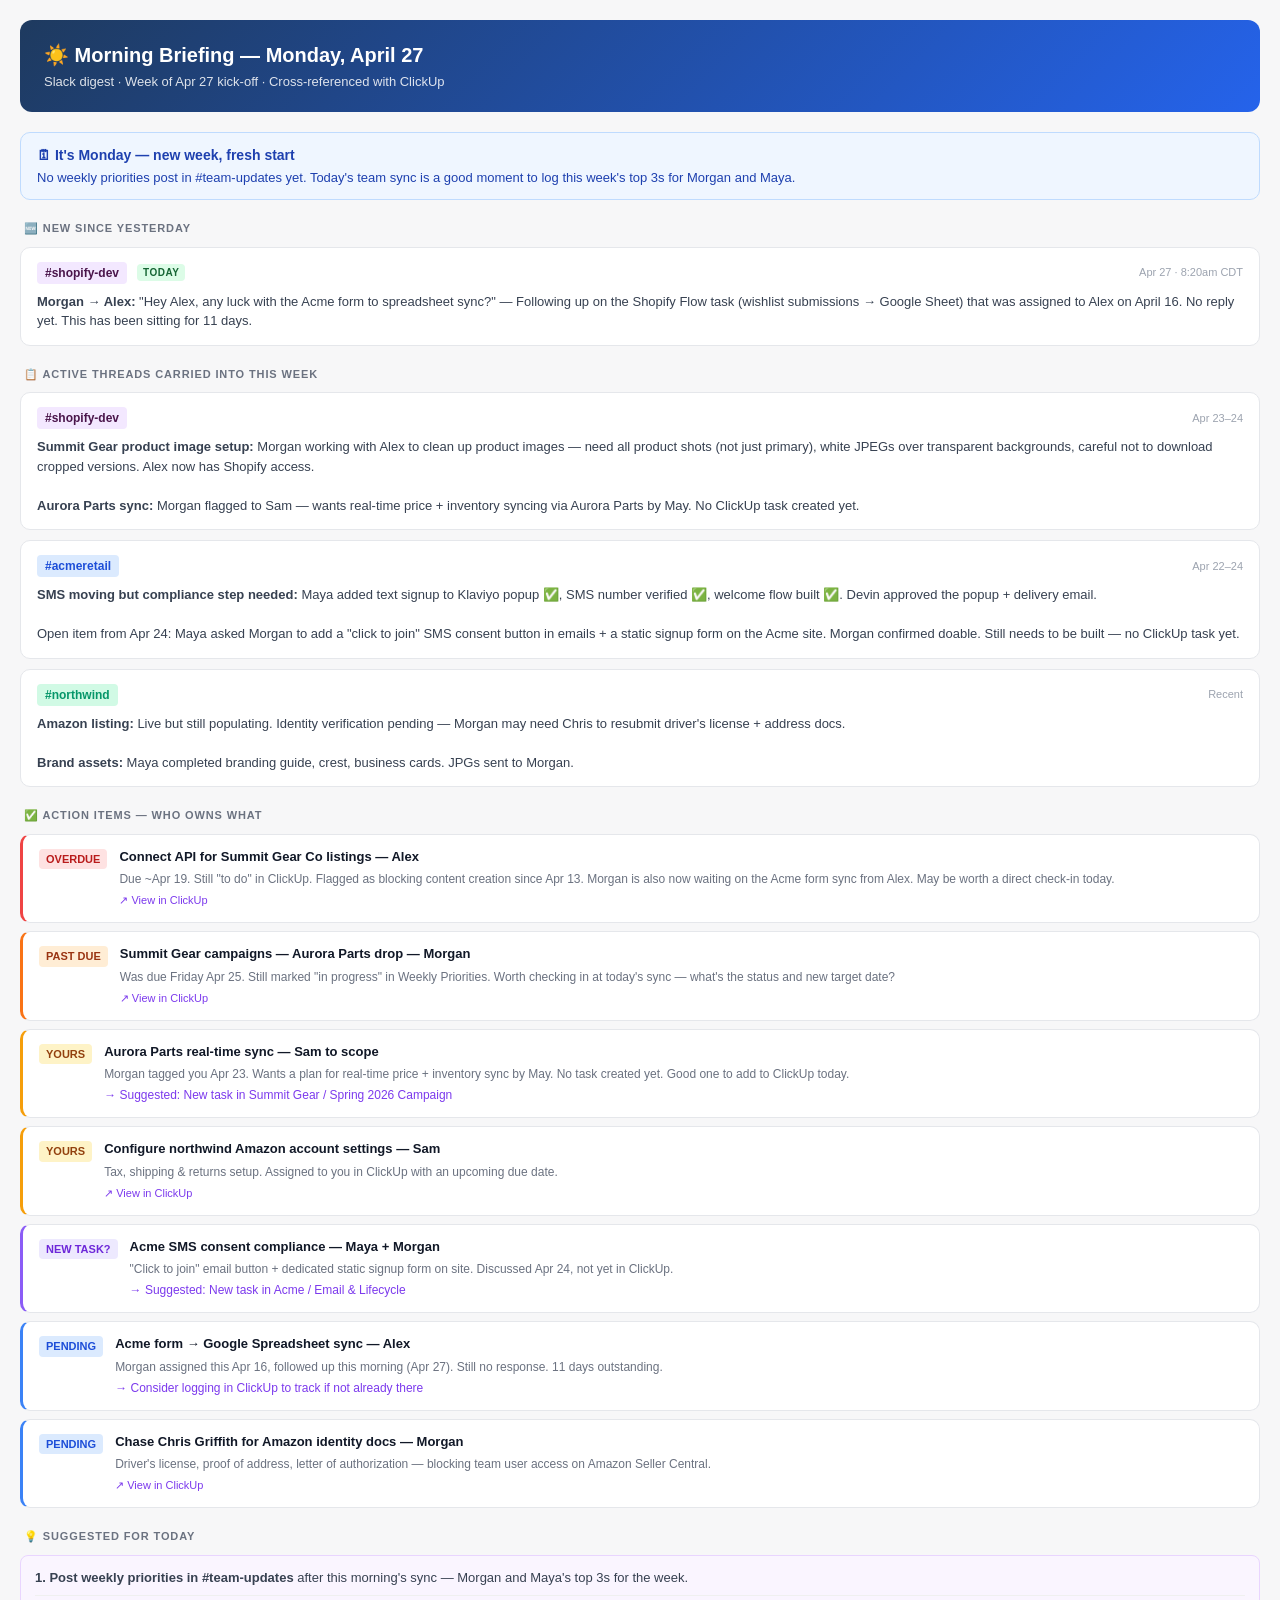
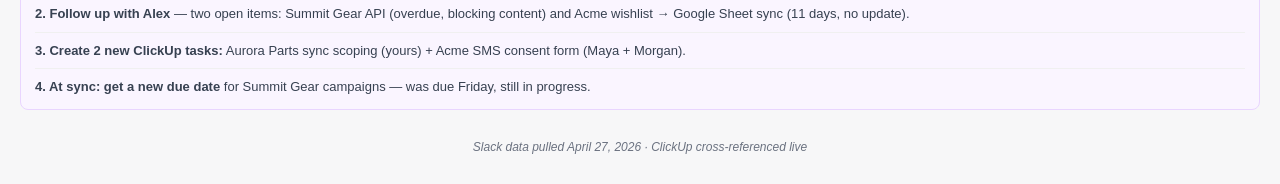
<file: slack-digest-demo/index.html>
<!DOCTYPE html>
<script type="application/json" id="cowork-artifact-meta">
{
  "name": "Daily Slack Digest",
  "schemaVersion": 1,
  "description": "Daily Slack digest (demo — sample data) for Sam — channel highlights, action items, and ClickUp cross-reference. Refreshes on reload."
}
</script>
<html lang="en">
<head>
<meta charset="UTF-8">
<meta name="viewport" content="width=device-width, initial-scale=1.0">
<title>Daily Slack Digest</title>
<style>
  :root { color-scheme: light; }
  * { box-sizing: border-box; margin: 0; padding: 0; }
  body {
    font-family: -apple-system, BlinkMacSystemFont, 'Segoe UI', sans-serif;
    background: #f7f7f8;
    color: #1a1a1a;
    padding: 20px;
    font-size: 14px;
    line-height: 1.5;
  }
  .header {
    background: linear-gradient(135deg, #1e3a5f 0%, #2563eb 100%);
    color: white;
    padding: 20px 24px;
    border-radius: 12px;
    margin-bottom: 20px;
  }
  .header h1 { font-size: 20px; font-weight: 700; margin-bottom: 2px; }
  .header p { opacity: 0.85; font-size: 13px; }
  .week-banner {
    background: #eff6ff;
    border: 1px solid #bfdbfe;
    border-radius: 10px;
    padding: 12px 16px;
    margin-bottom: 20px;
    font-size: 13px;
    color: #1e40af;
  }
  .week-banner strong { display: block; font-size: 14px; margin-bottom: 2px; }
  .section { margin-bottom: 20px; }
  .section-title {
    font-size: 11px;
    font-weight: 700;
    letter-spacing: 0.08em;
    text-transform: uppercase;
    color: #6b7280;
    margin-bottom: 10px;
    padding-left: 4px;
  }
  .card {
    background: white;
    border-radius: 10px;
    padding: 14px 16px;
    margin-bottom: 10px;
    border: 1px solid #e5e7eb;
  }
  .card-header {
    display: flex;
    align-items: center;
    gap: 10px;
    margin-bottom: 8px;
  }
  .channel-badge {
    font-size: 12px;
    font-weight: 600;
    color: #4a154b;
    background: #f3e8ff;
    padding: 2px 8px;
    border-radius: 4px;
  }
  .channel-badge.green { color: #059669; background: #d1fae5; }
  .channel-badge.blue { color: #1d4ed8; background: #dbeafe; }
  .channel-badge.orange { color: #b45309; background: #fef3c7; }
  .channel-badge.gray { color: #374151; background: #f3f4f6; }
  .new-tag {
    font-size: 10px;
    font-weight: 700;
    background: #dcfce7;
    color: #166534;
    padding: 1px 6px;
    border-radius: 4px;
    letter-spacing: 0.05em;
  }
  .card-date { font-size: 11px; color: #9ca3af; margin-left: auto; }
  .card p { color: #374151; font-size: 13px; }
  .action-item {
    background: white;
    border-radius: 10px;
    padding: 12px 16px;
    margin-bottom: 8px;
    border: 1px solid #e5e7eb;
    display: flex;
    gap: 12px;
    align-items: flex-start;
  }
  .action-item.overdue { border-left: 3px solid #ef4444; }
  .action-item.new-task { border-left: 3px solid #8b5cf6; }
  .action-item.existing { border-left: 3px solid #3b82f6; }
  .action-item.yours { border-left: 3px solid #f59e0b; }
  .action-item.carryover { border-left: 3px solid #f97316; }
  .action-meta { flex: 1; }
  .action-meta strong { font-size: 13px; color: #111827; display: block; margin-bottom: 2px; }
  .action-meta span { font-size: 12px; color: #6b7280; }
  .badge {
    font-size: 11px;
    font-weight: 600;
    padding: 2px 7px;
    border-radius: 4px;
    flex-shrink: 0;
    margin-top: 2px;
    white-space: nowrap;
  }
  .badge.red { background: #fee2e2; color: #b91c1c; }
  .badge.purple { background: #ede9fe; color: #6d28d9; }
  .badge.blue { background: #dbeafe; color: #1d4ed8; }
  .badge.yellow { background: #fef3c7; color: #92400e; }
  .badge.orange { background: #ffedd5; color: #9a3412; }
  .badge.gray { background: #f3f4f6; color: #4b5563; }
  .clickup-link {
    font-size: 11px;
    color: #7c3aed;
    text-decoration: none;
    display: inline-flex;
    align-items: center;
    gap: 3px;
    margin-top: 3px;
  }
  .clickup-link:hover { text-decoration: underline; }
  .divider { border: none; border-top: 1px solid #f0f0f0; margin: 8px 0; }
  .suggest-box {
    background: #faf5ff;
    border: 1px solid #e9d5ff;
    border-radius: 8px;
    padding: 12px 14px;
    font-size: 13px;
    color: #374151;
  }
  .suggest-box p { margin-bottom: 6px; }
  .suggest-box p:last-child { margin-bottom: 0; }
  .quiet-note {
    font-size: 12px;
    color: #6b7280;
    text-align: center;
    padding: 8px;
    font-style: italic;
  }
</style>
</head>
<body>

<div class="header">
  <h1>☀️ Morning Briefing — Monday, April 27</h1>
  <p>Slack digest · Week of Apr 27 kick-off · Cross-referenced with ClickUp</p>
</div>

<div class="week-banner">
  <strong>🗓 It's Monday — new week, fresh start</strong>
  No weekly priorities post in #team-updates yet. Today's team sync is a good moment to log this week's top 3s for Morgan and Maya.
</div>

<!-- NEW TODAY -->
<div class="section">
  <div class="section-title">🆕 New Since Yesterday</div>

  <div class="card">
    <div class="card-header">
      <span class="channel-badge">#shopify-dev</span>
      <span class="new-tag">TODAY</span>
      <span class="card-date">Apr 27 · 8:20am CDT</span>
    </div>
    <p><strong>Morgan → Alex:</strong> "Hey Alex, any luck with the Acme form to spreadsheet sync?" — Following up on the Shopify Flow task (wishlist submissions → Google Sheet) that was assigned to Alex on April 16. No reply yet. This has been sitting for 11 days.</p>
  </div>
</div>

<!-- CARRIED OVER FROM LAST WEEK -->
<div class="section">
  <div class="section-title">📋 Active Threads Carried Into This Week</div>

  <div class="card">
    <div class="card-header">
      <span class="channel-badge">#shopify-dev</span>
      <span class="card-date">Apr 23–24</span>
    </div>
    <p><strong>Summit Gear product image setup:</strong> Morgan working with Alex to clean up product images — need all product shots (not just primary), white JPEGs over transparent backgrounds, careful not to download cropped versions. Alex now has Shopify access.<br><br>
    <strong>Aurora Parts sync:</strong> Morgan flagged to Sam — wants real-time price + inventory syncing via Aurora Parts by May. No ClickUp task created yet.</p>
  </div>

  <div class="card">
    <div class="card-header">
      <span class="channel-badge blue">#acmeretail</span>
      <span class="card-date">Apr 22–24</span>
    </div>
    <p><strong>SMS moving but compliance step needed:</strong> Maya added text signup to Klaviyo popup ✅, SMS number verified ✅, welcome flow built ✅. Devin approved the popup + delivery email. <br><br>
    Open item from Apr 24: Maya asked Morgan to add a "click to join" SMS consent button in emails + a static signup form on the Acme site. Morgan confirmed doable. Still needs to be built — no ClickUp task yet.</p>
  </div>

  <div class="card">
    <div class="card-header">
      <span class="channel-badge green">#northwind</span>
      <span class="card-date">Recent</span>
    </div>
    <p><strong>Amazon listing:</strong> Live but still populating. Identity verification pending — Morgan may need Chris to resubmit driver's license + address docs.<br><br>
    <strong>Brand assets:</strong> Maya completed branding guide, crest, business cards. JPGs sent to Morgan.</p>
  </div>
</div>

<!-- ACTION ITEMS -->
<div class="section">
  <div class="section-title">✅ Action Items — Who Owns What</div>

  <div class="action-item overdue">
    <span class="badge red">OVERDUE</span>
    <div class="action-meta">
      <strong>Connect API for Summit Gear Co listings — Alex</strong>
      <span>Due ~Apr 19. Still "to do" in ClickUp. Flagged as blocking content creation since Apr 13. Morgan is also now waiting on the Acme form sync from Alex. May be worth a direct check-in today.</span><br>
      <a class="clickup-link" href="https://app.clickup.com/t/868j83eka" target="_blank">↗ View in ClickUp</a>
    </div>
  </div>

  <div class="action-item carryover">
    <span class="badge orange">PAST DUE</span>
    <div class="action-meta">
      <strong>Summit Gear campaigns — Aurora Parts drop — Morgan</strong>
      <span>Was due Friday Apr 25. Still marked "in progress" in Weekly Priorities. Worth checking in at today's sync — what's the status and new target date?</span><br>
      <a class="clickup-link" href="https://app.clickup.com/t/868j5gkyd" target="_blank">↗ View in ClickUp</a>
    </div>
  </div>

  <div class="action-item yours">
    <span class="badge yellow">YOURS</span>
    <div class="action-meta">
      <strong>Aurora Parts real-time sync — Sam to scope</strong>
      <span>Morgan tagged you Apr 23. Wants a plan for real-time price + inventory sync by May. No task created yet. Good one to add to ClickUp today.</span><br>
      <span style="color:#7c3aed; font-size:12px;">→ Suggested: New task in Summit Gear / Spring 2026 Campaign</span>
    </div>
  </div>

  <div class="action-item yours">
    <span class="badge yellow">YOURS</span>
    <div class="action-meta">
      <strong>Configure northwind Amazon account settings — Sam</strong>
      <span>Tax, shipping & returns setup. Assigned to you in ClickUp with an upcoming due date.</span><br>
      <a class="clickup-link" href="https://app.clickup.com/t/868j82dgd" target="_blank">↗ View in ClickUp</a>
    </div>
  </div>

  <div class="action-item new-task">
    <span class="badge purple">NEW TASK?</span>
    <div class="action-meta">
      <strong>Acme SMS consent compliance — Maya + Morgan</strong>
      <span>"Click to join" email button + dedicated static signup form on site. Discussed Apr 24, not yet in ClickUp.</span><br>
      <span style="color:#7c3aed; font-size:12px;">→ Suggested: New task in Acme / Email & Lifecycle</span>
    </div>
  </div>

  <div class="action-item existing">
    <span class="badge blue">PENDING</span>
    <div class="action-meta">
      <strong>Acme form → Google Spreadsheet sync — Alex</strong>
      <span>Morgan assigned this Apr 16, followed up this morning (Apr 27). Still no response. 11 days outstanding.</span><br>
      <span style="color:#7c3aed; font-size:12px;">→ Consider logging in ClickUp to track if not already there</span>
    </div>
  </div>

  <div class="action-item existing">
    <span class="badge blue">PENDING</span>
    <div class="action-meta">
      <strong>Chase Chris Griffith for Amazon identity docs — Morgan</strong>
      <span>Driver's license, proof of address, letter of authorization — blocking team user access on Amazon Seller Central.</span><br>
      <a class="clickup-link" href="https://app.clickup.com/t/868jbxf8c" target="_blank">↗ View in ClickUp</a>
    </div>
  </div>
</div>

<!-- SUGGESTED ACTIONS -->
<div class="section">
  <div class="section-title">💡 Suggested for Today</div>
  <div class="suggest-box">
    <p><strong>1. Post weekly priorities in #team-updates</strong> after this morning's sync — Morgan and Maya's top 3s for the week.</p>
    <hr class="divider">
    <p><strong>2. Follow up with Alex</strong> — two open items: Summit Gear API (overdue, blocking content) and Acme wishlist → Google Sheet sync (11 days, no update).</p>
    <hr class="divider">
    <p><strong>3. Create 2 new ClickUp tasks:</strong> Aurora Parts sync scoping (yours) + Acme SMS consent form (Maya + Morgan).</p>
    <hr class="divider">
    <p><strong>4. At sync: get a new due date</strong> for Summit Gear campaigns — was due Friday, still in progress.</p>
  </div>
</div>

<p class="quiet-note">Slack data pulled April 27, 2026 · ClickUp cross-referenced live</p>

</body>
</html>
</file>
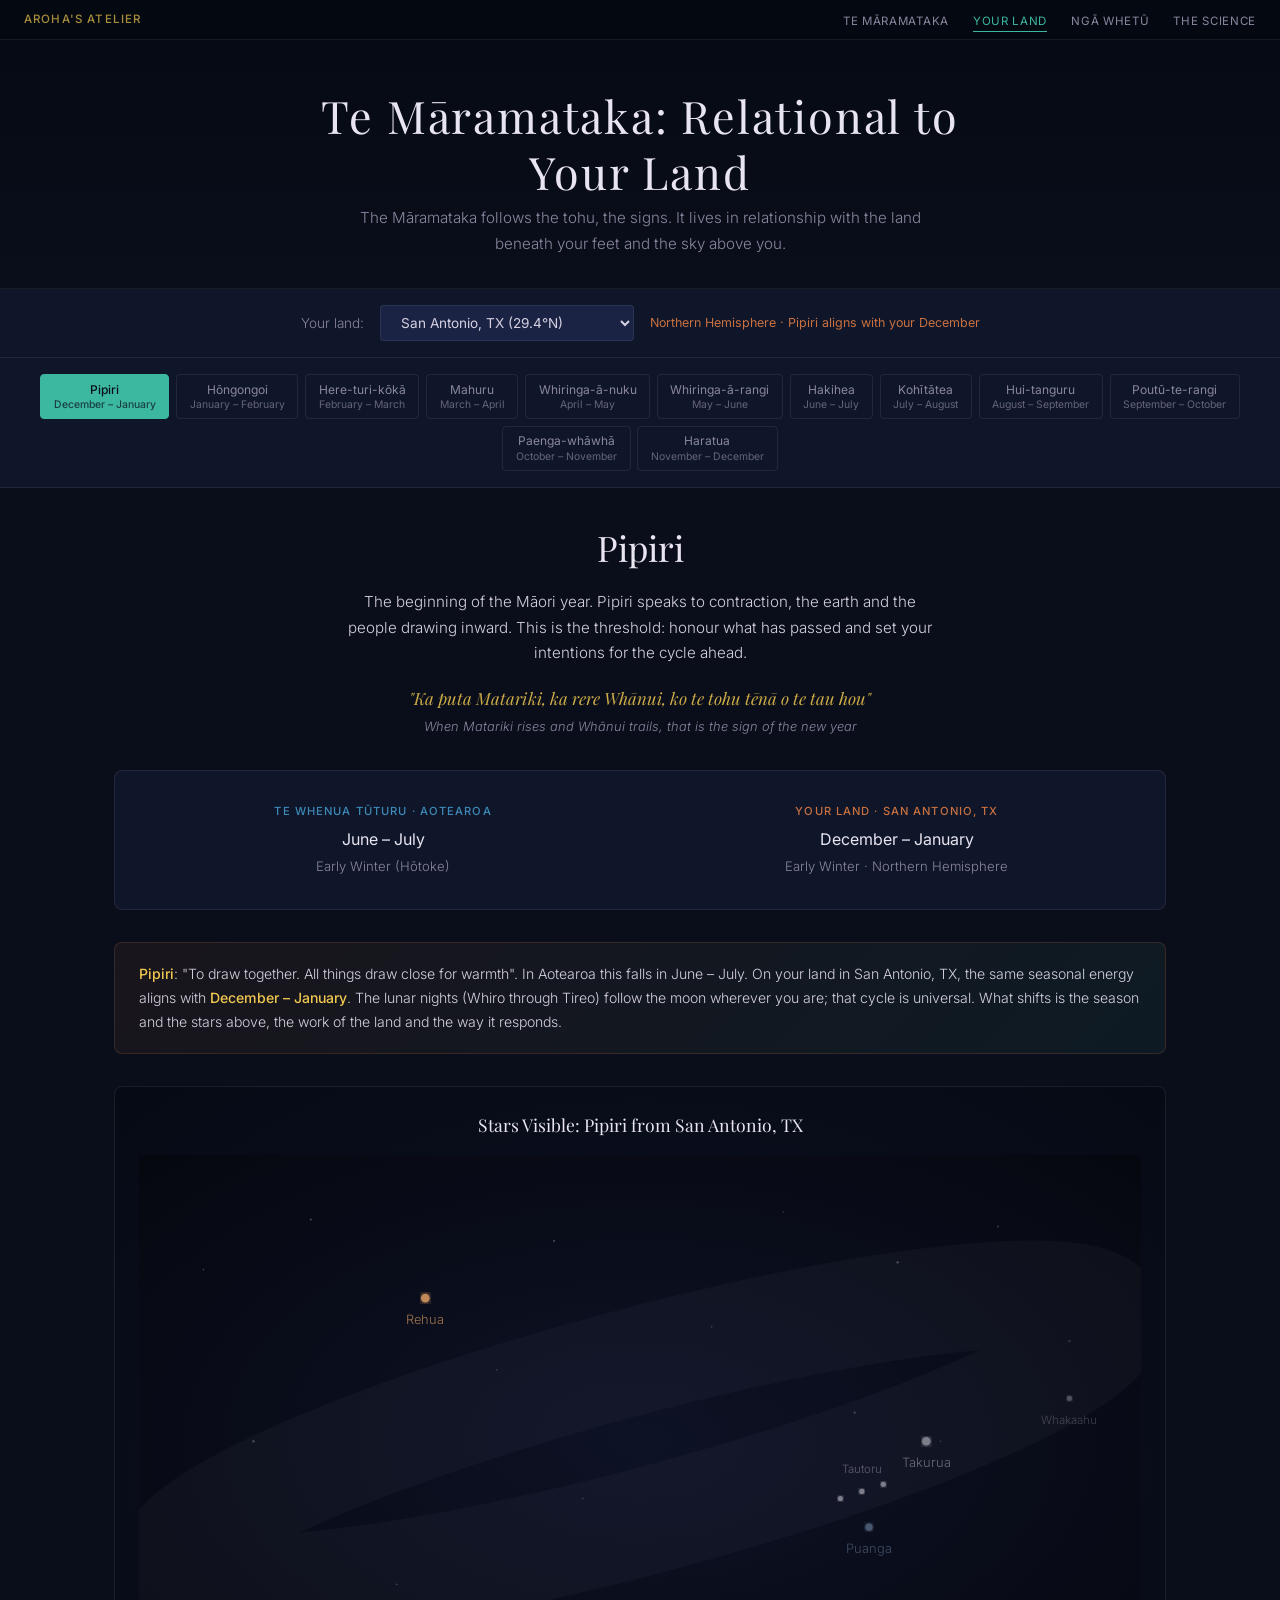
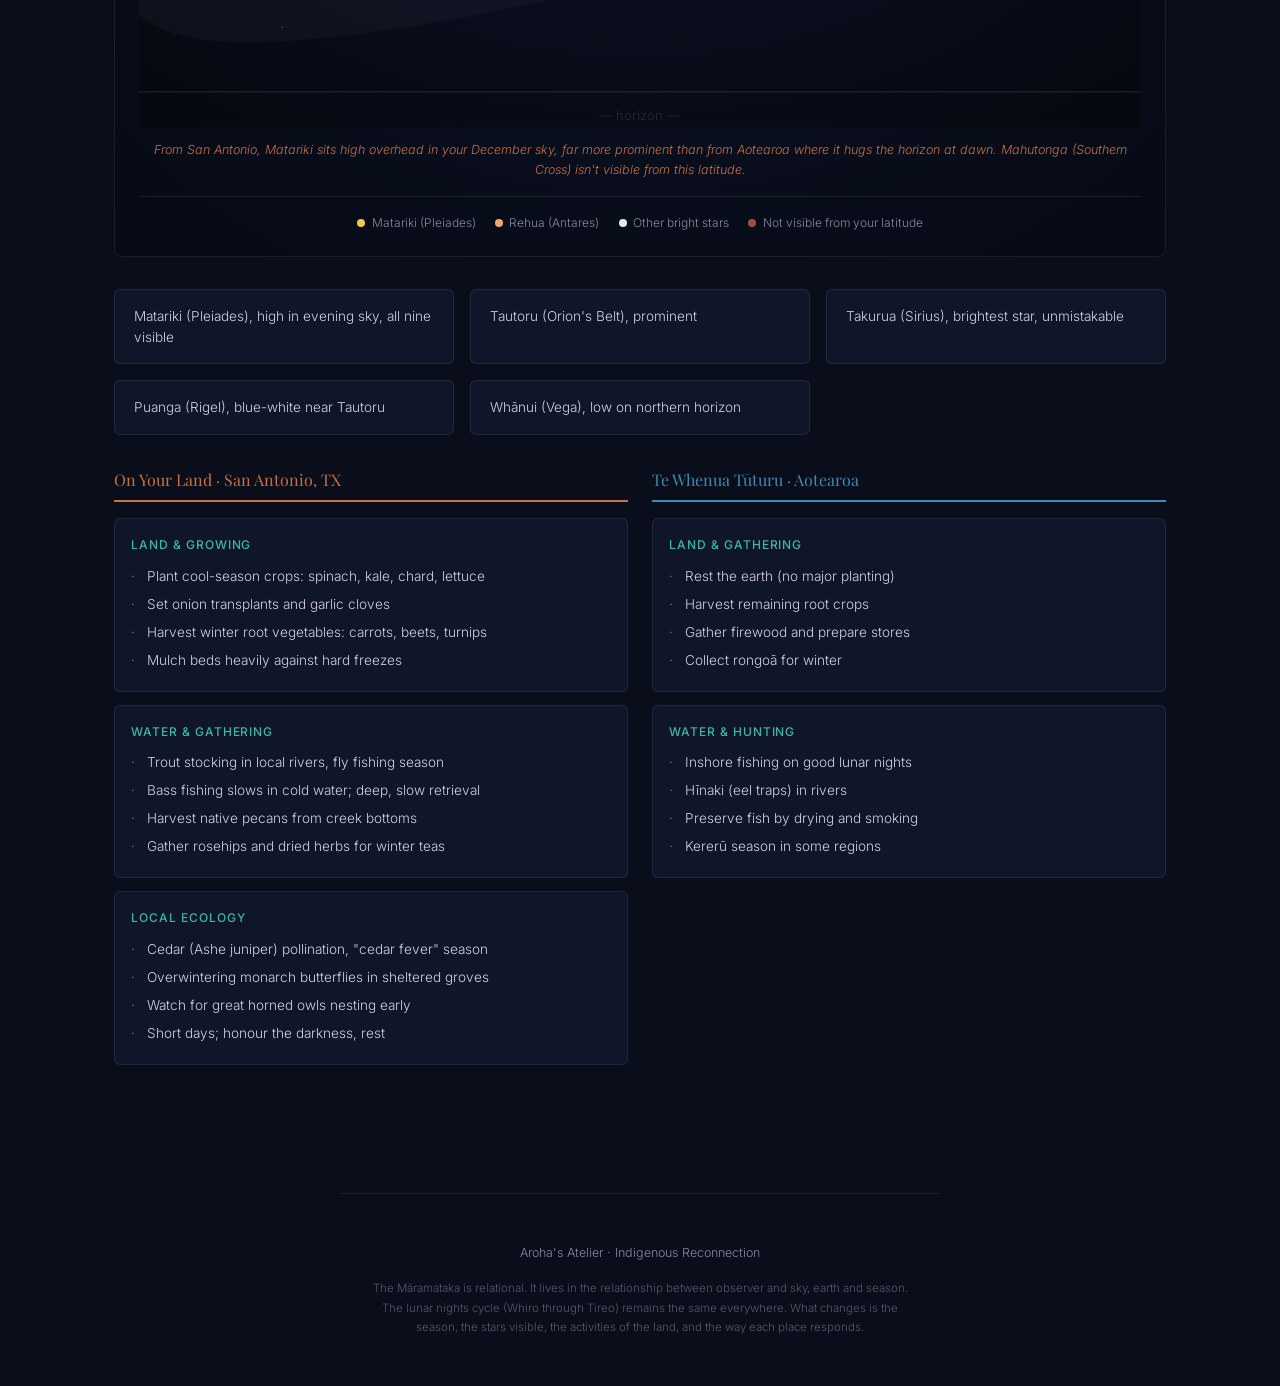
<file: maramataka/maramataka-local.html>
<!DOCTYPE html>
<html lang="en">
<head>
<meta charset="UTF-8">
<meta name="viewport" content="width=device-width, initial-scale=1.0">
<title>Te Māramataka: Relational to Your Land</title>
<link rel="stylesheet" href="styles.css">
<style>
  :root {
    --aotearoa: #3d8ab8;
    --local: #c87040;
  }

  .location-bar {
    background: var(--deep-blue);
    border-bottom: 1px solid var(--border-subtle);
    padding: 1rem 1.5rem;
    display: flex;
    align-items: center;
    justify-content: center;
    gap: 1rem;
    flex-wrap: wrap;
  }

  .location-bar label {
    font-size: 0.85rem;
    color: var(--text-secondary);
  }

  .location-bar select {
    background: var(--mid-blue);
    border: 1px solid var(--border-subtle);
    color: var(--text-primary);
    padding: 0.5rem 1rem;
    border-radius: 4px;
    font-family: 'Inter', sans-serif;
    font-size: 0.85rem;
    cursor: pointer;
  }

  .location-bar .location-info {
    font-size: 0.78rem;
    color: var(--accent-warm);
    font-weight: 400;
  }

  /* Side-by-side comparison */
  .comparison-strip {
    display: grid;
    grid-template-columns: 1fr 1fr;
    gap: 1rem;
    margin-bottom: 2rem;
    padding: 1.2rem;
    background: var(--deep-blue);
    border: 1px solid var(--border-subtle);
    border-radius: 8px;
  }

  .comparison-side {
    text-align: center;
    padding: 0.8rem;
  }

  .comparison-side .comp-label {
    font-size: 0.7rem;
    text-transform: uppercase;
    letter-spacing: 0.1em;
    margin-bottom: 0.4rem;
    font-weight: 500;
  }

  .comparison-side.aotearoa .comp-label { color: var(--aotearoa); }
  .comparison-side.local .comp-label { color: var(--local); }

  .comparison-side .comp-dates {
    font-size: 1rem;
    color: var(--star-white);
    font-weight: 400;
  }

  .comparison-side .comp-season {
    font-size: 0.82rem;
    color: var(--text-secondary);
    margin-top: 0.2rem;
  }

  .comparison-divider {
    width: 1px;
    background: var(--border-subtle);
    margin: 0 -0.5rem;
  }

  .comparison-strip::before {
    display: none;
  }

  /* Activities — dual column */
  .activities-dual {
    display: grid;
    grid-template-columns: 1fr 1fr;
    gap: 1.5rem;
    margin-bottom: 2rem;
  }

  .activities-column h3 {
    font-family: 'Playfair Display', serif;
    font-size: 1rem;
    font-weight: 400;
    margin-bottom: 1rem;
    padding-bottom: 0.5rem;
    border-bottom: 2px solid;
  }

  .activities-column.aotearoa-col h3 {
    color: var(--aotearoa);
    border-color: var(--aotearoa);
  }

  .activities-column.local-col h3 {
    color: var(--local);
    border-color: var(--local);
  }

  .activities-dual .activities-grid {
    grid-template-columns: 1fr;
    gap: 0.8rem;
  }

  /* Relational Note */
  .relational-note {
    background: linear-gradient(135deg, rgba(200,112,64,0.08) 0%, rgba(61,184,160,0.08) 100%);
    border: 1px solid rgba(200,112,64,0.2);
    border-radius: 8px;
    padding: 1.2rem 1.5rem;
    margin-bottom: 2rem;
    font-size: 0.88rem;
    line-height: 1.7;
    color: var(--text-primary);
  }

  .relational-note strong {
    color: var(--star-gold);
    font-weight: 500;
  }

  .star-visibility-note {
    text-align: center;
    font-size: 0.78rem;
    color: var(--accent-warm);
    margin-top: 0.8rem;
    font-style: italic;
  }

  @media (max-width: 600px) {
    .comparison-strip { grid-template-columns: 1fr; }
    .activities-dual { grid-template-columns: 1fr; }
  }
</style>
</head>
<body>

<nav class="site-nav">
  <a href="index.html" class="brand">Aroha's Atelier</a>
  <ul class="nav-links">
    <li><a href="maramataka.html">Te Māramataka</a></li>
    <li><a href="maramataka-local.html" class="active">Your Land</a></li>
    <li><a href="star-journey.html">Ngā Whetū</a></li>
    <li><a href="the-science-of-the-maramataka.html">The Science</a></li>
  </ul>
</nav>

<header class="page-header">
  <h1>Te Māramataka: Relational to Your Land</h1>
  <p class="subtitle">The Māramataka follows the tohu, the signs. It lives in relationship with the land beneath your feet and the sky above you.</p>
</header>

<div class="location-bar">
  <label for="locationSelect">Your land:</label>
  <select id="locationSelect" onchange="changeLocation(this.value)">
    <option value="san-antonio" selected>San Antonio, TX (29.4°N)</option>
    <option value="aotearoa">Aotearoa / New Zealand (41°S)</option>
  </select>
  <span class="location-info" id="locationInfo">Northern Hemisphere · Pipiri aligns with your December</span>
</div>

<nav class="month-nav" id="monthNav"></nav>

<main id="mainContent"></main>

<footer>
  <p>Aroha's Atelier · Indigenous Reconnection</p>
  <p class="footer-disclaimer">The Māramataka is relational. It lives in the relationship between observer and sky, earth and season. The lunar nights cycle (Whiro through Tireo) remains the same everywhere. What changes is the season, the stars visible, the activities of the land, and the way each place responds.</p>
</footer>

<script>
const locations = {
  'san-antonio': {
    name: 'San Antonio, TX',
    lat: 29.4,
    hemisphere: 'north',
    monthShift: 6,
    info: 'Northern Hemisphere · Pipiri aligns with your December',
    canSeeSouthernCross: false,
    canSeeCanopus: 'barely',
  },
  'aotearoa': {
    name: 'Aotearoa / NZ',
    lat: -41,
    hemisphere: 'south',
    monthShift: 0,
    info: 'Southern Hemisphere · Traditional alignment',
    canSeeSouthernCross: true,
    canSeeCanopus: true,
  },
};

const gregorianMonths = ['January','February','March','April','May','June','July','August','September','October','November','December'];

const months = [
  {
    id: 'pipiri',
    name: 'Pipiri',
    aotearoaGregorian: 'June – July',
    aotearoaSeason: 'Early Winter (Hōtoke)',
    seasonType: 'Early Winter',
    meaning: "To draw together. All things draw close for warmth",
    description: "The beginning of the Māori year. Pipiri speaks to contraction, the earth and the people drawing inward. This is the threshold: honour what has passed and set your intentions for the cycle ahead.",
    whakataukī: "Ka puta Matariki, ka rere Whānui, ko te tohu tēnā o te tau hou",
    whakataukīTranslation: "When Matariki rises and Whānui trails, that is the sign of the new year",
    aotearoaActivities: [
      { title: 'Land & Gathering', items: ['Rest the earth (no major planting)', 'Harvest remaining root crops', 'Gather firewood and prepare stores', 'Collect rongoā for winter'] },
      { title: 'Water & Hunting', items: ['Inshore fishing on good lunar nights', 'Hīnaki (eel traps) in rivers', 'Preserve fish by drying and smoking', 'Kererū season in some regions'] },
    ],
    localActivities: {
      'san-antonio': [
        { title: 'Land & Growing', items: ['Plant cool-season crops: spinach, kale, chard, lettuce', 'Set onion transplants and garlic cloves', 'Harvest winter root vegetables: carrots, beets, turnips', 'Mulch beds heavily against hard freezes'] },
        { title: 'Water & Gathering', items: ['Trout stocking in local rivers, fly fishing season', 'Bass fishing slows in cold water; deep, slow retrieval', 'Harvest native pecans from creek bottoms', 'Gather rosehips and dried herbs for winter teas'] },
        { title: 'Local Ecology', items: ['Cedar (Ashe juniper) pollination, "cedar fever" season', 'Overwintering monarch butterflies in sheltered groves', 'Watch for great horned owls nesting early', 'Short days; honour the darkness, rest'] },
      ],
    },
    stars: {
      aotearoa: ['Matariki (heliacal rising)', 'Puanga (Rigel)', 'Takurua (Sirius)', 'Tautoru (Orion\'s Belt)', 'Atutahi (Canopus)', 'Mahutonga (Southern Cross)'],
      'san-antonio': ['Matariki (Pleiades), high in evening sky, all nine visible', 'Tautoru (Orion\'s Belt), prominent', 'Takurua (Sirius), brightest star, unmistakable', 'Puanga (Rigel), blue-white near Tautoru', 'Whānui (Vega), low on northern horizon'],
    },
    starNote: {
      'san-antonio': 'From San Antonio, Matariki sits high overhead in your December sky, far more prominent than from Aotearoa where it hugs the horizon at dawn. Mahutonga (Southern Cross) isn\'t visible from this latitude.',
    },
  },
  {
    id: 'hongongoi',
    name: 'Hōngongoi',
    aotearoaGregorian: 'July – August',
    aotearoaSeason: 'Mid Winter (Hōtoke)',
    seasonType: 'Mid Winter',
    meaning: "The earth is very cold and hard",
    description: "The deepest point of winter. Energy is conserved, the community draws close. This is the season for inner work: learning, creating, storytelling, making. The arts flourish when the land rests.",
    whakataukī: "He aha te mea nui o te ao? He tangata, he tangata, he tangata",
    whakataukīTranslation: "What is the greatest thing in the world? It is people, it is people, it is people",
    aotearoaActivities: [
      { title: 'Land & Gathering', items: ['Earth is dormant (no planting)', 'Maintain food stores', 'Gather winter greens', 'Prepare seed for spring'] },
      { title: 'Water & Hunting', items: ['Tuna (eel) season continues', 'Fish on Tangaroa and Rākaunui nights', 'Set hīnaki in estuaries', 'Bird snaring in forests'] },
    ],
    localActivities: {
      'san-antonio': [
        { title: 'Land & Growing', items: ['Coldest month; protect tender plants from hard freezes', 'Prune dormant fruit trees (peach, plum, fig)', 'Plant bare-root fruit trees and roses', 'Prepare and amend soil for spring'] },
        { title: 'Water & Gathering', items: ['Winter bass fishing, slow jigs in deep water', 'Crappie fishing peaks in cool reservoirs', 'Citrus harvest from Valley-influenced areas', 'Gather dried mesquite pods for flour'] },
        { title: 'Local Ecology', items: ['Ice storms possible, the most vulnerable period', 'Sandhill cranes wintering nearby', 'Great time for birdwatching at Mitchell Lake', 'Indoor arts: weaving, beadwork, fibre crafts'] },
      ],
    },
    stars: {
      aotearoa: ['Matariki (established in pre-dawn sky)', 'Takurua (Sirius), dominant', 'Tautoru', 'Rehua (Antares), low', 'Mahutonga'],
      'san-antonio': ['Takurua (Sirius), blazing overhead, peak prominence', 'Matariki (Pleiades), high and clear', 'Tautoru (Orion\'s Belt), crossing meridian', 'Puanga (Rigel), bright blue-white', 'Whakaahu (Castor & Pollux), high east'],
    },
    starNote: { 'san-antonio': 'Takurua (Sirius) dominates your January sky, fitting for the coldest month. Its brilliance from San Antonio is striking.' },
  },
  {
    id: 'hereturikoka',
    name: 'Here-turi-kōkā',
    aotearoaGregorian: 'August – September',
    aotearoaSeason: 'Late Winter (Hōtoke)',
    seasonType: 'Late Winter',
    meaning: "Vegetation beginning to spring up from the earth",
    description: "The threshold between cold and warmth. First stirrings of renewal. The earth isn't yet warm, but the promise is visible: early shoots, returning birds, longer light, softening soil.",
    whakataukī: "Ahakoa he iti, he pounamu",
    whakataukīTranslation: "Although it is small, it is precious (like greenstone)",
    aotearoaActivities: [
      { title: 'Land & Gathering', items: ['Early soil preparation', 'Clear garden plots', 'First tentative plantings', 'Gather early spring greens'] },
      { title: 'Water & Hunting', items: ['Coastal fishing improves', 'Whitebait runs may begin', 'Continue tuna harvesting', 'Check bird snaring grounds'] },
    ],
    localActivities: {
      'san-antonio': [
        { title: 'Land & Growing', items: ['First wildflowers push through; agarita blooms', 'Start warm-season seedlings indoors (tomatoes, peppers)', 'Last chance for cool-season crops', 'Fruit trees beginning to blossom (peach, plum)'] },
        { title: 'Water & Gathering', items: ['White bass spawning runs begin in rivers', 'Bass moving shallow, good bank fishing', 'Gather agarita berries for jelly', 'Wild onions appearing along creek banks'] },
        { title: 'Local Ecology', items: ['Hummingbirds returning, set feeders', 'Mexican free-tailed bats emerging at Bracken Cave', 'Purple martin scouts arriving', 'Days lengthening noticeably; energy shifts'] },
      ],
    },
    stars: {
      aotearoa: ['Matariki (setting west)', 'Rehua (Antares), rising', 'Whakaahu (Castor & Pollux)', 'Whānui (Vega), high'],
      'san-antonio': ['Whakaahu (Castor & Pollux), high overhead', 'Takurua (Sirius), still bright, moving west', 'Rehua (Antares), rising in the east late evening', 'Whānui (Vega), appearing in north-east pre-dawn'],
    },
    starNote: { 'san-antonio': 'Watch for Rehua (Antares) appearing in the east. The star of summer and healing rises as your land begins to warm.' },
  },
  {
    id: 'mahuru',
    name: 'Mahuru',
    aotearoaGregorian: 'September – October',
    aotearoaSeason: 'Early Spring (Koanga)',
    seasonType: 'Early Spring',
    meaning: "The earth has regained its warmth",
    description: "True spring. Life returns vigorously. The garden season begins in earnest, guided by the stars. Energy rises, days lengthen, the land invites you outside.",
    whakataukī: "Kia mau ki te aka matua, kei mau ki te aka tāepa",
    whakataukīTranslation: "Cling to the main vine, not the loose one",
    aotearoaActivities: [
      { title: 'Land & Gathering', items: ['Kūmara planting begins (guided by Whānui)', 'Plant taro, hue, uwhi', 'Gather spring greens and shoots', 'Forest gardens tended'] },
      { title: 'Water & Hunting', items: ['Inanga (whitebait) runs peak', 'Coastal fishing active', 'Shellfish gathering resumes', 'Freshwater fisheries productive'] },
    ],
    localActivities: {
      'san-antonio': [
        { title: 'Land & Growing', items: ['Spring equinox, plant everything: tomatoes, peppers, squash, beans', 'Texas wildflower peak: bluebonnets, Indian paintbrush, winecups', 'Plant herbs: basil, cilantro, oregano, rosemary', 'Native milkweed for monarchs; plant now'] },
        { title: 'Water & Gathering', items: ['White bass runs in full swing, Guadalupe River', 'Largemouth bass spawning, sight fishing', 'Gather dewberries along fence lines', 'Prickly pear pads (nopalitos) at their best'] },
        { title: 'Local Ecology', items: ['Peak birdsong; golden-cheeked warblers nesting', 'Rattlesnakes active, watch your step in gardens', 'Monarch butterflies passing through', 'This is your most alive month. Be outside'] },
      ],
    },
    stars: {
      aotearoa: ['Rehua (Antares), prominent', 'Whānui (Vega), high, signals kūmara planting', 'Mahutonga', 'Atutahi'],
      'san-antonio': ['Rehua (Antares), rising prominently in the south-east', 'Whānui (Vega), climbing in the north-east', 'Mahutonga (Southern Cross), not visible from this latitude', 'Atutahi (Canopus), not visible'],
    },
    starNote: { 'san-antonio': 'As in Aotearoa, watch for Whānui (Vega) rising. It signals planting time. From San Antonio, Rehua (Antares) also rises to guide your spring garden.' },
  },
  {
    id: 'whiringanuku',
    name: 'Whiringa-ā-nuku',
    aotearoaGregorian: 'October – November',
    aotearoaSeason: 'Mid Spring (Koanga)',
    seasonType: 'Mid Spring',
    meaning: "The turning of the earth toward warmth",
    description: "Warmth builds. Gardens are thriving, the land is generous. Activity peaks before the heat of summer arrives.",
    whakataukī: "Mā te huruhuru ka rere te manu",
    whakataukīTranslation: "With feathers, the bird can fly",
    aotearoaActivities: [
      { title: 'Land & Gathering', items: ['Main kūmara planting', 'Tend growing crops', 'Gather ripening berries', 'Rongoā plants abundant'] },
      { title: 'Water & Hunting', items: ['Open ocean fishing', 'Shellfish plentiful', 'Net fishing in harbours', 'Rivers productive'] },
    ],
    localActivities: {
      'san-antonio': [
        { title: 'Land & Growing', items: ['Harvest cool-season crops before heat kills them', 'Plant okra, southern peas, sweet potatoes, melons', 'Tomatoes and peppers setting fruit heavily', 'Last comfortable gardening weeks before summer'] },
        { title: 'Water & Gathering', items: ['Bass fishing excellent, topwater at dawn', 'Catfish moving to shallows', 'Gather dewberries, mulberries, wild plums', 'Prickly pear flowers for jelly'] },
        { title: 'Local Ecology', items: ['Scissor-tailed flycatchers nesting', 'Fireflies appearing in the evenings', 'Mesquite in full leaf, summer shade forming', 'Heat building; shift outdoor work to mornings'] },
      ],
    },
    stars: {
      aotearoa: ['Rehua (Antares), high', 'Scorpius prominent', 'Mahutonga', 'Whānui (Vega), setting'],
      'san-antonio': ['Rehua (Antares), climbing high in the south', 'Scorpius, fully visible and dramatic', 'Whānui (Vega), high overhead', 'Takurua (Sirius), gone from evening sky'],
    },
    starNote: { 'san-antonio': 'Rehua dominates your southern sky, the star of summer and abundance. Scorpius sprawls across the horizon. You\'re entering the hot months.' },
  },
  {
    id: 'whiringarangi',
    name: 'Whiringa-ā-rangi',
    aotearoaGregorian: 'November – December',
    aotearoaSeason: 'Late Spring (Koanga)',
    seasonType: 'Late Spring',
    meaning: "The turning of the sky, the sun at its turning point",
    description: "The sun reaches its extreme. The longest days approach. Full energy, full light, but also the beginning of intensity.",
    whakataukī: "E kore e taea te whenu kotahi ki te raranga i te whāriki",
    whakataukīTranslation: "The tapestry of understanding can't be woven by one strand alone",
    aotearoaActivities: [
      { title: 'Land & Gathering', items: ['Crops growing strongly', 'Harvest early-maturing plants', 'Berries and fruits abundant', 'Kaimoana at its best'] },
      { title: 'Water & Hunting', items: ['Deep sea fishing', 'Hāpuku and reef fish', 'Crayfish season', 'Fish preservation'] },
    ],
    localActivities: {
      'san-antonio': [
        { title: 'Land & Growing', items: ['Summer solstice, longest day, peak sun energy', 'Harvest tomatoes, peppers, squash before peak heat', 'Plant heat-lovers: okra, black-eyed peas, yard-long beans', 'Shade cloth on vulnerable plants'] },
        { title: 'Water & Gathering', items: ['Catfish season, trotlines and jug fishing', 'Night fishing to avoid heat', 'Harvest peaches from Hill Country orchards', 'Gather mesquite beans for flour and jelly'] },
        { title: 'Local Ecology', items: ['Triple-digit heat beginning (100°F+)', 'Shift all work to dawn and dusk', 'Cicadas singing, the voice of summer', 'Mexican free-tailed bats at peak colony size, Bracken Cave'] },
      ],
    },
    stars: {
      aotearoa: ['Rehua (Antares), dominant', 'Mahutonga, low south', 'Takurua (Sirius), beginning to rise'],
      'san-antonio': ['Rehua (Antares), at zenith in the south', 'Scorpius, magnificent, fully overhead', 'Whānui (Vega), directly overhead', 'Milky Way (Te Ikaroa), stunning from dark skies south of the city'],
    },
    starNote: { 'san-antonio': 'Step outside at midnight in June and look up. Rehua sits high in the south and Whānui directly overhead. The Milky Way (Te Ikaroa / Mangōroa) pours across the sky from horizon to horizon.' },
  },
  {
    id: 'hakihea',
    name: 'Hakihea',
    aotearoaGregorian: 'December – January',
    aotearoaSeason: 'Early Summer (Raumati)',
    seasonType: 'Early Summer',
    meaning: "Birds are sitting on their eggs",
    description: "Peak summer energy. The land is at its most generous, but also its most demanding. Work with the heat, not against it.",
    whakataukī: "He manako te kōura i kore ai",
    whakataukīTranslation: "Wishing for crayfish won't bring them. You must go and get them",
    aotearoaActivities: [
      { title: 'Land & Gathering', items: ['Crops in full growth', 'Harvest early kūmara', 'Berries and fruits at peak', 'Gather harakeke'] },
      { title: 'Water & Hunting', items: ['Peak ocean fishing', 'Shark fishing expeditions', 'Kōura abundant', 'Kaimoana preservation'] },
    ],
    localActivities: {
      'san-antonio': [
        { title: 'Land & Growing', items: ['Brutal heat, survival gardening', 'Water deeply and infrequently', 'Harvest figs, blackberries, watermelons', 'Plant a fall garden mid-month: tomatoes, peppers indoors'] },
        { title: 'Water & Gathering', items: ['Night catfishing on the rivers', 'Bass deep in structure, early morning only', 'Gather prickly pear tunas (fruit); handle with tongs', 'Make sun tea, dry herbs'] },
        { title: 'Local Ecology', items: ['Peak heat; honour the fierceness of summer', 'Roadrunners and horned lizards thriving', 'Thunderstorms possible, watch for flash floods', 'This is endurance season. Pace yourself'] },
      ],
    },
    stars: {
      aotearoa: ['Rehua, past zenith', 'Takurua, rising prominently', 'Tautoru, rising', 'Atutahi'],
      'san-antonio': ['Rehua (Antares), moving west', 'Scorpius setting earlier', 'Whānui (Vega), still overhead', 'Milky Way, best viewing month from dark locations'],
    },
    starNote: { 'san-antonio': 'The Milky Way is at its best in July/August from South Texas. Drive 30 minutes from city lights and Te Ikaroa (the Long Fish) stretches from horizon to horizon.' },
  },
  {
    id: 'kohitatea',
    name: 'Kohītātea',
    aotearoaGregorian: 'January – February',
    aotearoaSeason: 'Mid Summer (Raumati)',
    seasonType: 'Mid Summer',
    meaning: "The pale colour of maturing vegetation, fruits ripening",
    description: "The harvest of summer's intensity. What has survived the heat now offers its fruit. Preserve what the land gives, and prepare for the turn.",
    whakataukī: "Nāu te rourou, nāku te rourou, ka ora ai te iwi",
    whakataukīTranslation: "With your food basket and my food basket, the people will thrive",
    aotearoaActivities: [
      { title: 'Land & Gathering', items: ['Main harvest season for kūmara', 'Preserve root crops', 'Gather and dry berries', 'Karaka berries processed'] },
      { title: 'Water & Hunting', items: ['Ocean fishing strong', 'Net large catches', 'Dry and smoke fish', 'Coastal foraging excellent'] },
    ],
    localActivities: {
      'san-antonio': [
        { title: 'Land & Growing', items: ['Fall garden planting: tomatoes, peppers, squash, beans', 'Plant cool-season seedlings for autumn harvest', 'Harvest final summer crops', 'Preserve: can tomatoes, make pepper sauces, dry herbs'] },
        { title: 'Water & Gathering', items: ['Dove season opens September 1, important food harvest', 'Catfish still active', 'Green pecan harvest for preserving', 'Gather late-season prickly pear'] },
        { title: 'Local Ecology', items: ['Heat beginning to ease (barely)', 'Hurricane season awareness (Gulf influence)', 'Monarch butterflies returning southward', 'The land exhales slightly; relief approaching'] },
      ],
    },
    stars: {
      aotearoa: ['Takurua, dominant overhead', 'Tautoru, high', 'Puanga', 'Whakaahu'],
      'san-antonio': ['Whānui (Vega), still high', 'Rehua (Antares), setting in south-west', 'Matariki (Pleiades), first pre-dawn appearance on eastern horizon', 'Tautoru (Orion\'s Belt), appearing in pre-dawn sky'],
    },
    starNote: { 'san-antonio': 'Watch the eastern horizon before dawn in late August. Matariki and Tautoru begin their return. The wheel turns.' },
  },
  {
    id: 'huitanguru',
    name: 'Hui-tanguru',
    aotearoaGregorian: 'February – March',
    aotearoaSeason: 'Late Summer (Raumati)',
    seasonType: 'Late Summer',
    meaning: "The assembling together, the gathering in of the harvest",
    description: "The gathering in. What the land has provided is collected, preserved, stored. Warmth lingers but the shift is coming. A time to take stock.",
    whakataukī: "He kai kei aku ringa",
    whakataukīTranslation: "There is food at the end of my hands. I am self-sufficient",
    aotearoaActivities: [
      { title: 'Land & Gathering', items: ['Final harvest', 'Store kūmara in rua', 'Preserve and dry foods', 'Gather materials for winter crafts'] },
      { title: 'Water & Hunting', items: ['Strong fishing continues', 'Intensive fish preservation', 'Shellfish gathering', 'Begin eel trapping preparation'] },
    ],
    localActivities: {
      'san-antonio': [
        { title: 'Land & Growing', items: ['Fall garden in full production', 'Harvest fall tomatoes, peppers, squash', 'Plant cool-season crops: broccoli, cauliflower, Brussels sprouts', 'Pecan trees dropping; major harvest begins'] },
        { title: 'Water & Gathering', items: ['Bass fishing resurgent in cooler water', 'Dove season continues', 'Gather pecans, the great South Texas harvest', 'Forage for autumn mushrooms after rain'] },
        { title: 'Local Ecology', items: ['First cool fronts arriving ("northers")', 'Hawks migrating through, watch the skies', 'Monarch butterflies at peak migration', 'The relief of autumn; energy returns'] },
      ],
    },
    stars: {
      aotearoa: ['Takurua, past zenith', 'Atutahi, prominent', 'Mahutonga, rising', 'Whakaahu, high'],
      'san-antonio': ['Matariki (Pleiades), rising in evening sky', 'Tautoru (Orion\'s Belt), appearing east', 'Takurua (Sirius), rising late evening', 'Whānui (Vega), lower in west'],
    },
    starNote: { 'san-antonio': 'Matariki returns to your evening sky in September/October. As the air cools, the winter stars begin their procession back. The cycle turning.' },
  },
  {
    id: 'poututerangi',
    name: 'Poutū-te-rangi',
    aotearoaGregorian: 'March – April',
    aotearoaSeason: 'Early Autumn (Ngahuru)',
    seasonType: 'Early Autumn',
    meaning: "The pillar of the sky, the autumn equinox",
    description: "Day and night in balance. The pillar that holds the sky. A time of equilibrium and completion. The harvest is done; what remains is gratitude.",
    whakataukī: "Whāia te iti kahurangi; ki te tūohu koe, me he maunga teitei",
    whakataukīTranslation: "Seek the treasure you value most; if you bow your head, let it be to a lofty mountain",
    aotearoaActivities: [
      { title: 'Land & Gathering', items: ['All crops harvested and stored', 'Garden areas rested', 'Gather autumn foods', 'Collect seeds for next season'] },
      { title: 'Water & Hunting', items: ['Tuna migration, prime trapping', 'Hīnaki set', 'Pātiki season', 'Bird snaring preparations'] },
    ],
    localActivities: {
      'san-antonio': [
        { title: 'Land & Growing', items: ['Autumn equinox, the balance point', 'Peak cool-season planting: greens, root vegetables, herbs', 'Harvest remaining warm-season crops', 'Plant wildflower seeds for spring bloom'] },
        { title: 'Water & Gathering', items: ['Peak pecan harvest; gather and process', 'Bass fishing excellent in cooling water', 'Deer season opens, venison for winter stores', 'Gather native grasses for weaving and arrangements'] },
        { title: 'Local Ecology', items: ['Days and nights equal', 'First hard frosts possible by month\'s end', 'Deciduous trees turning: bald cypress gold, oaks russet', 'Sandhill cranes arriving at nearby lakes'] },
      ],
    },
    stars: {
      aotearoa: ['Mahutonga, high south', 'Atutahi, prominent', 'Takurua, setting', 'Rehua, low east'],
      'san-antonio': ['Matariki (Pleiades), high and clear', 'Tautoru (Orion\'s Belt), prominent east', 'Takurua (Sirius), blazing in the south-east', 'Puanga (Rigel), brilliant blue-white'],
    },
    starNote: { 'san-antonio': 'The great winter constellations are returning in force: Matariki, Tautoru, Takurua, Puanga. The sky mirrors the land. The cycle is completing.' },
  },
  {
    id: 'paengawhawha',
    name: 'Paenga-whāwhā',
    aotearoaGregorian: 'April – May',
    aotearoaSeason: 'Mid Autumn (Ngahuru)',
    seasonType: 'Mid Autumn',
    meaning: "Dried stems and stalks left in the gardens after harvest",
    description: "The landscape quiets. What was growing is now gathered. The dried stalks stand as testimony to the season's work. Preparation for winter deepens.",
    whakataukī: "Kia hora te marino, kia whakapapa pounamu te moana",
    whakataukīTranslation: "May peace be widespread, may the sea glisten like greenstone",
    aotearoaActivities: [
      { title: 'Land & Gathering', items: ['Gardens fully at rest', 'Check food stores', 'Gather remaining wild foods', 'Collect firewood'] },
      { title: 'Water & Hunting', items: ['Prime tuna season', 'Lamprey runs', 'Kererū snaring', 'Preserve all catches'] },
    ],
    localActivities: {
      'san-antonio': [
        { title: 'Land & Growing', items: ['Harvest cool-season crops: greens, broccoli, root veg', 'Plant garlic cloves for next year', 'Clear spent warm-season beds', 'Compost and prepare soil for rest'] },
        { title: 'Water & Gathering', items: ['Deer season continues, fill the freezer', 'Bass fishing strong in cooling water', 'Final pecan gleaning', 'Gather dried grasses and seed heads for craft work'] },
        { title: 'Local Ecology', items: ['First hard freezes likely', 'Live oaks dropping leaves and regrowing simultaneously', 'Wintering birds settled: kestrels, sparrows, wrens', 'Drawing inward; prepare for community gathering season'] },
      ],
    },
    stars: {
      aotearoa: ['Mahutonga, prominent', 'Atutahi', 'Rehua, rising east', 'Whānui, rising'],
      'san-antonio': ['Matariki (Pleiades), near zenith', 'Takurua (Sirius), dominant, peak brightness', 'Tautoru (Orion\'s Belt), high overhead', 'Puanga (Rigel), brilliant'],
    },
    starNote: { 'san-antonio': 'Takurua (Sirius) reaches its peak now, the brightest star blazing directly south. The winter sky in South Texas is stunning and clear.' },
  },
  {
    id: 'haratua',
    name: 'Haratua',
    aotearoaGregorian: 'May – June',
    aotearoaSeason: 'Late Autumn (Ngahuru)',
    seasonType: 'Late Autumn',
    meaning: "The final month before the new year",
    description: "The last month of the cycle. Anticipation builds. Food stores are checked, the community looks to the sky for the signs. The rising of Matariki will begin everything again.",
    whakataukī: "E hara taku toa i te toa takitahi, engari he toa takitini",
    whakataukīTranslation: "My strength isn't mine alone. It is the strength of many",
    aotearoaActivities: [
      { title: 'Land & Gathering', items: ['Final firewood gathering', 'Check and reinforce food stores', 'Rongoā collection', 'Earth fully at rest'] },
      { title: 'Water & Hunting', items: ['Late tuna runs', 'Coastal fishing on calm days', 'Final fish smoking/drying', 'Kererū season continues'] },
    ],
    localActivities: {
      'san-antonio': [
        { title: 'Land & Growing', items: ['Last cool-season harvests', 'Plant winter cover crops', 'Prepare seed orders for spring', 'Rest and reflect on the year\'s garden'] },
        { title: 'Water & Gathering', items: ['Winter bass, deep and slow', 'Trout stocking begins in rivers', 'Gather dried native materials for winter crafts', 'Stock the pantry: preserves, dried goods, frozen harvest'] },
        { title: 'Local Ecology', items: ['Watch the pre-dawn sky for Matariki\'s return', 'Shortest days approaching; honour the darkness', 'Community gathering season: Thanksgiving, solstice', 'The cycle prepares to turn. Set your intentions'] },
      ],
    },
    stars: {
      aotearoa: ['Whānui, high', 'Mahutonga', 'Takurua, rising', 'Tautoru, rising', 'Matariki, approaching heliacal rising'],
      'san-antonio': ['Matariki (Pleiades), setting earlier each night, moving west', 'Takurua (Sirius), still bright but westering', 'Whānui (Vega), low north, barely visible', 'Rehua (Antares), first appearance in pre-dawn east'],
    },
    starNote: { 'san-antonio': 'As Matariki begins to set earlier in the evening, the cycle is closing. Soon it will disappear into the sun\'s light and re-emerge to mark your new year. Watch, and prepare.' },
  },
];

let currentLocation = 'san-antonio';
let currentMonthIndex = 0;

function getLocalGregorian(monthIndex, location) {
  const loc = locations[location];
  const shift = loc.monthShift;
  const baseMonths = [
    [5,6],[6,7],[7,8],[8,9],[9,10],[10,11],[11,0],[0,1],[1,2],[2,3],[3,4],[4,5]
  ];
  const shifted = baseMonths[monthIndex].map(m => (m + shift) % 12);
  return `${gregorianMonths[shifted[0]]} – ${gregorianMonths[shifted[1]]}`;
}

function getLocalSeason(seasonType, location) {
  const loc = locations[location];
  if (loc.hemisphere === 'south') return seasonType;
  return seasonType;
}

function changeLocation(locId) {
  currentLocation = locId;
  document.getElementById('locationInfo').textContent = locations[locId].info;
  renderNav();
  renderMonth(currentMonthIndex);
}

function renderNav() {
  const nav = document.getElementById('monthNav');
  const loc = locations[currentLocation];
  nav.innerHTML = months.map((m, i) => {
    const localDates = getLocalGregorian(i, currentLocation);
    return `<button class="${i === currentMonthIndex ? 'active' : ''}" onclick="selectMonth(${i})">
      ${m.name}
      <span class="nav-local">${currentLocation !== 'aotearoa' ? localDates : m.aotearoaGregorian}</span>
    </button>`;
  }).join('');
}

function selectMonth(index) {
  currentMonthIndex = index;
  renderNav();
  renderMonth(index);
  window.scrollTo({ top: document.getElementById('mainContent').offsetTop - 80, behavior: 'smooth' });
}

function renderMonth(index) {
  const m = months[index];
  const loc = locations[currentLocation];
  const localGregorian = getLocalGregorian(index, currentLocation);
  const isLocal = currentLocation !== 'aotearoa';

  const localActs = m.localActivities[currentLocation] || m.localActivities['san-antonio'] || [];
  const localStars = m.stars[currentLocation] || m.stars['san-antonio'] || [];
  const aotearoaStars = m.stars.aotearoa || [];
  const starNote = (m.starNote && m.starNote[currentLocation]) || '';

  let html = `<section class="month-section active">
    <div class="month-header">
      <h2>${m.name}</h2>
      <p class="description">${m.description}</p>
      <p class="whakataukī">"${m.whakataukī}"</p>
      <p class="whakataukī-translation">${m.whakataukīTranslation}</p>
    </div>`;

  if (isLocal) {
    html += `
    <div class="comparison-strip">
      <div class="comparison-side aotearoa">
        <div class="comp-label">Te Whenua Tūturu · Aotearoa</div>
        <div class="comp-dates">${m.aotearoaGregorian}</div>
        <div class="comp-season">${m.aotearoaSeason}</div>
      </div>
      <div class="comparison-side local">
        <div class="comp-label">Your Land · ${loc.name}</div>
        <div class="comp-dates">${localGregorian}</div>
        <div class="comp-season">${m.seasonType} · ${loc.lat > 0 ? 'Northern' : 'Southern'} Hemisphere</div>
      </div>
    </div>`;
  }

  html += `
    <div class="relational-note">
      <strong>${m.name}</strong>: "${m.meaning}"${isLocal ? `. In Aotearoa this falls in ${m.aotearoaGregorian}. On your land in ${loc.name}, the same seasonal energy aligns with <strong>${localGregorian}</strong>.` : `. ${m.aotearoaGregorian} · ${m.aotearoaSeason}.`}
      ${isLocal ? ' The lunar nights (Whiro through Tireo) follow the moon wherever you are; that cycle is universal. What shifts is the season and the stars above, the work of the land and the way it responds.' : ''}
    </div>`;

  // Star section
  html += `<div class="star-map-container">
    <h3>Stars Visible: ${m.name}${isLocal ? ` from ${loc.name}` : ''}</h3>
    ${renderStarMapSVG(index, currentLocation)}
    ${starNote ? `<p class="star-visibility-note">${starNote}</p>` : ''}
    <div class="star-legend">
      <div class="star-legend-item"><div class="dot" style="background:#f0c850"></div> Matariki (Pleiades)</div>
      <div class="star-legend-item"><div class="dot" style="background:#f0a868"></div> Rehua (Antares)</div>
      <div class="star-legend-item"><div class="dot" style="background:#e8e4f0"></div> Other bright stars</div>
      ${!loc.canSeeSouthernCross && isLocal ? '<div class="star-legend-item"><div class="dot" style="background:#a05040"></div> Not visible from your latitude</div>' : ''}
    </div>
  </div>`;

  // Stars info cards
  html += `<div class="stars-info">`;
  const starList = isLocal ? localStars : aotearoaStars;
  starList.forEach(s => {
    html += `<div class="star-card">
      <div class="star-desc" style="font-size:0.85rem;">${s}</div>
    </div>`;
  });
  html += `</div>`;

  // Activities
  if (isLocal) {
    html += `
    <div class="activities-dual" style="margin-top:2rem;">
      <div class="activities-column local-col">
        <h3>On Your Land · ${loc.name}</h3>
        <div class="activities-grid">
          ${localActs.map(a => `
            <div class="activity-card">
              <h4>${a.title}</h4>
              <ul>${a.items.map(i => `<li>${i}</li>`).join('')}</ul>
            </div>
          `).join('')}
        </div>
      </div>
      <div class="activities-column aotearoa-col">
        <h3>Te Whenua Tūturu · Aotearoa</h3>
        <div class="activities-grid">
          ${m.aotearoaActivities.map(a => `
            <div class="activity-card">
              <h4>${a.title}</h4>
              <ul>${a.items.map(i => `<li>${i}</li>`).join('')}</ul>
            </div>
          `).join('')}
        </div>
      </div>
    </div>`;
  } else {
    html += `<div style="margin-top:2rem;">
      <div class="activities-grid" style="display:grid;grid-template-columns:repeat(auto-fit,minmax(240px,1fr));gap:1rem;">
        ${m.aotearoaActivities.map(a => `
          <div class="activity-card">
            <h4>${a.title}</h4>
            <ul>${a.items.map(i => `<li>${i}</li>`).join('')}</ul>
          </div>
        `).join('')}
      </div>
    </div>`;
  }

  html += `</section>`;

  document.getElementById('mainContent').innerHTML = html;
}

function renderStarMapSVG(monthIndex, location) {
  const loc = locations[location];
  const isNorth = loc.hemisphere === 'north';
  const canSeeCross = loc.canSeeSouthernCross;

  const starPositions = getStarPositions(monthIndex, location);

  let svg = `<svg viewBox="0 0 700 400" xmlns="http://www.w3.org/2000/svg">
    <defs>
      <radialGradient id="skyG" cx="50%" cy="50%" r="70%">
        <stop offset="0%" stop-color="#0d1225"/>
        <stop offset="100%" stop-color="#060810"/>
      </radialGradient>
      <radialGradient id="matGlow" cx="50%" cy="50%" r="50%">
        <stop offset="0%" stop-color="#f0c850" stop-opacity="0.6"/>
        <stop offset="100%" stop-color="#f0c850" stop-opacity="0"/>
      </radialGradient>
      <filter id="gl"><feGaussianBlur stdDeviation="1.5" result="b"/><feMerge><feMergeNode in="b"/><feMergeNode in="SourceGraphic"/></feMerge></filter>
      <filter id="glB"><feGaussianBlur stdDeviation="2.5" result="b"/><feMerge><feMergeNode in="b"/><feMergeNode in="SourceGraphic"/></feMerge></filter>
    </defs>
    <rect width="700" height="400" fill="url(#skyG)"/>
    <!-- Milky Way -->
    <ellipse cx="350" cy="200" rx="340" ry="55" fill="none" stroke="rgba(180,180,220,0.035)" stroke-width="75" transform="rotate(${-15 + monthIndex * 3} 350 200)"/>
    <!-- Horizon -->
    <line x1="0" y1="375" x2="700" y2="375" stroke="rgba(255,255,255,0.08)" stroke-width="1"/>
    <text x="350" y="395" text-anchor="middle" fill="rgba(255,255,255,0.12)" font-size="9" font-family="Inter">— horizon —</text>`;

  // Background stars
  const bgStars = [[45,80],[120,45],[290,60],[450,40],[530,75],[600,50],[80,200],[500,180],[310,240],[650,130],[180,300],[400,120],[560,200],[100,330],[250,150]];
  bgStars.forEach(([x,y]) => {
    svg += `<circle cx="${x}" cy="${y}" r="${0.5 + Math.random()*0.4}" fill="#c8c4d4" opacity="${0.2 + Math.random()*0.15}"/>`;
  });

  // Render each star
  starPositions.forEach(star => {
    if (star.type === 'matariki') {
      svg += `<circle cx="${star.x}" cy="${star.y}" r="12" fill="url(#matGlow)" opacity="${star.opacity * 0.5}"/>`;
      const offsets = [[-2,-5],[6,0],[-8,-2],[4,7],[-4,5],[8,-5],[-10,-4],[2,-8],[6,4]];
      offsets.forEach(([dx,dy], i) => {
        const r = 2.2 - i * 0.12;
        svg += `<circle cx="${star.x+dx}" cy="${star.y+dy}" r="${Math.max(r,0.8)}" fill="#f0c850" filter="url(#gl)" opacity="${star.opacity}"/>`;
      });
      svg += `<text x="${star.x}" y="${star.y + 22}" text-anchor="middle" fill="#f0c850" font-size="10" font-family="Playfair Display" font-style="italic" opacity="${star.opacity}">Matariki</text>`;
    } else if (star.type === 'tautoru') {
      for (let i = 0; i < 3; i++) {
        svg += `<circle cx="${star.x + i*15}" cy="${star.y - i*5}" r="1.8" fill="#e8e4f0" filter="url(#gl)" opacity="${star.opacity}"/>`;
      }
      svg += `<text x="${star.x+15}" y="${star.y - 18}" text-anchor="middle" fill="#e8e4f0" font-size="8" font-family="Inter" opacity="${star.opacity * 0.7}">Tautoru</text>`;
    } else if (star.type === 'cross' && !canSeeCross) {
      // Don't render
    } else {
      const color = star.color || '#e8e4f0';
      svg += `<circle cx="${star.x}" cy="${star.y}" r="${star.r || 2.5}" fill="${color}" filter="url(#${star.bright ? 'glB' : 'gl'})" opacity="${star.opacity}"/>`;
      svg += `<text x="${star.x}" y="${star.y + (star.labelBelow !== false ? 18 : -10)}" text-anchor="middle" fill="${color}" font-size="${star.fontSize || 9}" font-family="Inter" opacity="${star.opacity * 0.8}">${star.label}</text>`;
    }
  });

  svg += `</svg>`;
  return svg;
}

function getStarPositions(monthIndex, location) {
  const loc = locations[location];
  const isNorth = loc.hemisphere === 'north';
  const shifted = isNorth ? (monthIndex + 6) % 12 : monthIndex;

  const matarikiCycle = [
    {x:280,y:290,o:1},{x:350,y:200,o:1},{x:150,y:320,o:0.6},{x:600,y:340,o:0.2},
    {x:600,y:340,o:0.1},{x:600,y:340,o:0.05},{x:600,y:340,o:0.0},{x:600,y:340,o:0.0},
    {x:600,y:340,o:0.3},{x:350,y:200,o:0.7},{x:300,y:120,o:1},{x:200,y:280,o:0.8}
  ];

  const takuruaCycle = [
    {x:140,y:170,o:1},{x:250,y:140,o:1},{x:350,y:280,o:0.6},{x:550,y:350,o:0.3},
    {x:600,y:360,o:0.1},{x:650,y:360,o:0.0},{x:550,y:200,o:0.5},{x:350,y:100,o:1},
    {x:250,y:100,o:1},{x:100,y:280,o:0.5},{x:550,y:300,o:0.5},{x:350,y:150,o:0.8}
  ];

  const rehuaCycle = [
    {x:600,y:340,o:0.3},{x:600,y:340,o:0.4},{x:520,y:250,o:0.7},{x:400,y:150,o:1},
    {x:350,y:100,o:1},{x:300,y:80,o:1},{x:200,y:100,o:0.8},{x:300,y:200,o:0.5},
    {x:400,y:300,o:0.3},{x:600,y:320,o:0.4},{x:550,y:280,o:0.6},{x:600,y:340,o:0.3}
  ];

  const whanauiCycle = [
    {x:500,y:100,o:0.7},{x:550,y:80,o:0.7},{x:450,y:70,o:0.8},{x:350,y:80,o:0.9},
    {x:150,y:300,o:0.4},{x:100,y:350,o:0.1},{x:500,y:350,o:0.1},{x:450,y:100,o:0.6},
    {x:350,y:80,o:0.8},{x:300,y:100,o:0.7},{x:500,y:200,o:0.5},{x:600,y:250,o:0.5}
  ];

  const idx = isNorth ? shifted : monthIndex;

  const stars = [];

  // Matariki
  const mat = matarikiCycle[idx];
  if (mat.o > 0.05) stars.push({ type: 'matariki', x: mat.x, y: mat.y, opacity: mat.o });

  // Takurua (Sirius)
  const tak = takuruaCycle[idx];
  if (tak.o > 0.05) stars.push({ type: 'star', x: tak.x, y: tak.y, opacity: tak.o, r: 3, color: '#e8e4f0', label: 'Takurua', bright: true });

  // Tautoru (Orion's Belt) — follows Takurua roughly
  if (tak.o > 0.2) stars.push({ type: 'tautoru', x: tak.x - 60, y: tak.y + 40, opacity: Math.min(tak.o, 0.9) });

  // Puanga (Rigel) — near Tautoru
  if (tak.o > 0.3) stars.push({ type: 'star', x: tak.x - 40, y: tak.y + 60, opacity: tak.o * 0.8, r: 2.5, color: '#a8c8f0', label: 'Puanga' });

  // Rehua (Antares)
  const reh = rehuaCycle[idx];
  if (reh.o > 0.1) stars.push({ type: 'star', x: reh.x, y: reh.y, opacity: reh.o, r: 3, color: '#f0a868', label: 'Rehua', bright: true });

  // Whānui (Vega)
  const wha = whanauiCycle[idx];
  if (wha.o > 0.1) stars.push({ type: 'star', x: wha.x, y: wha.y, opacity: wha.o, r: 2.5, color: '#e8e4f0', label: 'Whānui' });

  // Whakaahu (Castor & Pollux) — visible when Tautoru is up
  if (tak.o > 0.4) {
    stars.push({ type: 'star', x: tak.x + 100, y: tak.y - 30, opacity: tak.o * 0.6, r: 1.8, color: '#e8e4f0', label: 'Whakaahu', fontSize: 8 });
  }

  // Atutahi (Canopus) — only if visible from location
  if (loc.canSeeCanopus === true) {
    const atIdx = (idx + 2) % 12;
    const atPositions = [{x:90,y:250},{x:150,y:150},{x:200,y:120},{x:620,y:300},{x:580,y:320},{x:600,y:320},{x:450,y:150},{x:200,y:120},{x:150,y:150},{x:200,y:120},{x:180,y:100},{x:150,y:130}];
    const at = atPositions[atIdx];
    stars.push({ type: 'star', x: at.x, y: at.y, opacity: 0.7, r: 2.2, color: '#f0e8d0', label: 'Atutahi' });
  }

  // Mahutonga (Southern Cross) — only if visible
  if (loc.canSeeSouthernCross) {
    const crossPositions = [{x:60,y:150},{x:108,y:190},{x:350,y:340},{x:550,y:250},{x:500,y:280},{x:400,y:330},{x:380,y:320},{x:500,y:280},{x:505,y:270},{x:350,y:180},{x:300,y:130},{x:250,y:150}];
    const cp = crossPositions[idx];
    const pts = [[0,10],[-12,0],[12,0],[0,-10],[0,0]];
    pts.forEach(([dx,dy]) => {
      const r = dy === 0 && dx === 0 ? 1.8 : 1.2;
      stars.push({ type: 'star', x: cp.x+dx, y: cp.y+dy, opacity: 0.6, r: r, color: '#e8e4f0', label: '' });
    });
    stars.push({ type: 'star', x: cp.x, y: cp.y + 22, opacity: 0.5, r: 0, color: '#e8e4f0', label: 'Mahutonga', fontSize: 8 });
  }

  return stars;
}

// Initialize
renderNav();
renderMonth(0);
</script>

</body>
</html>
</file>
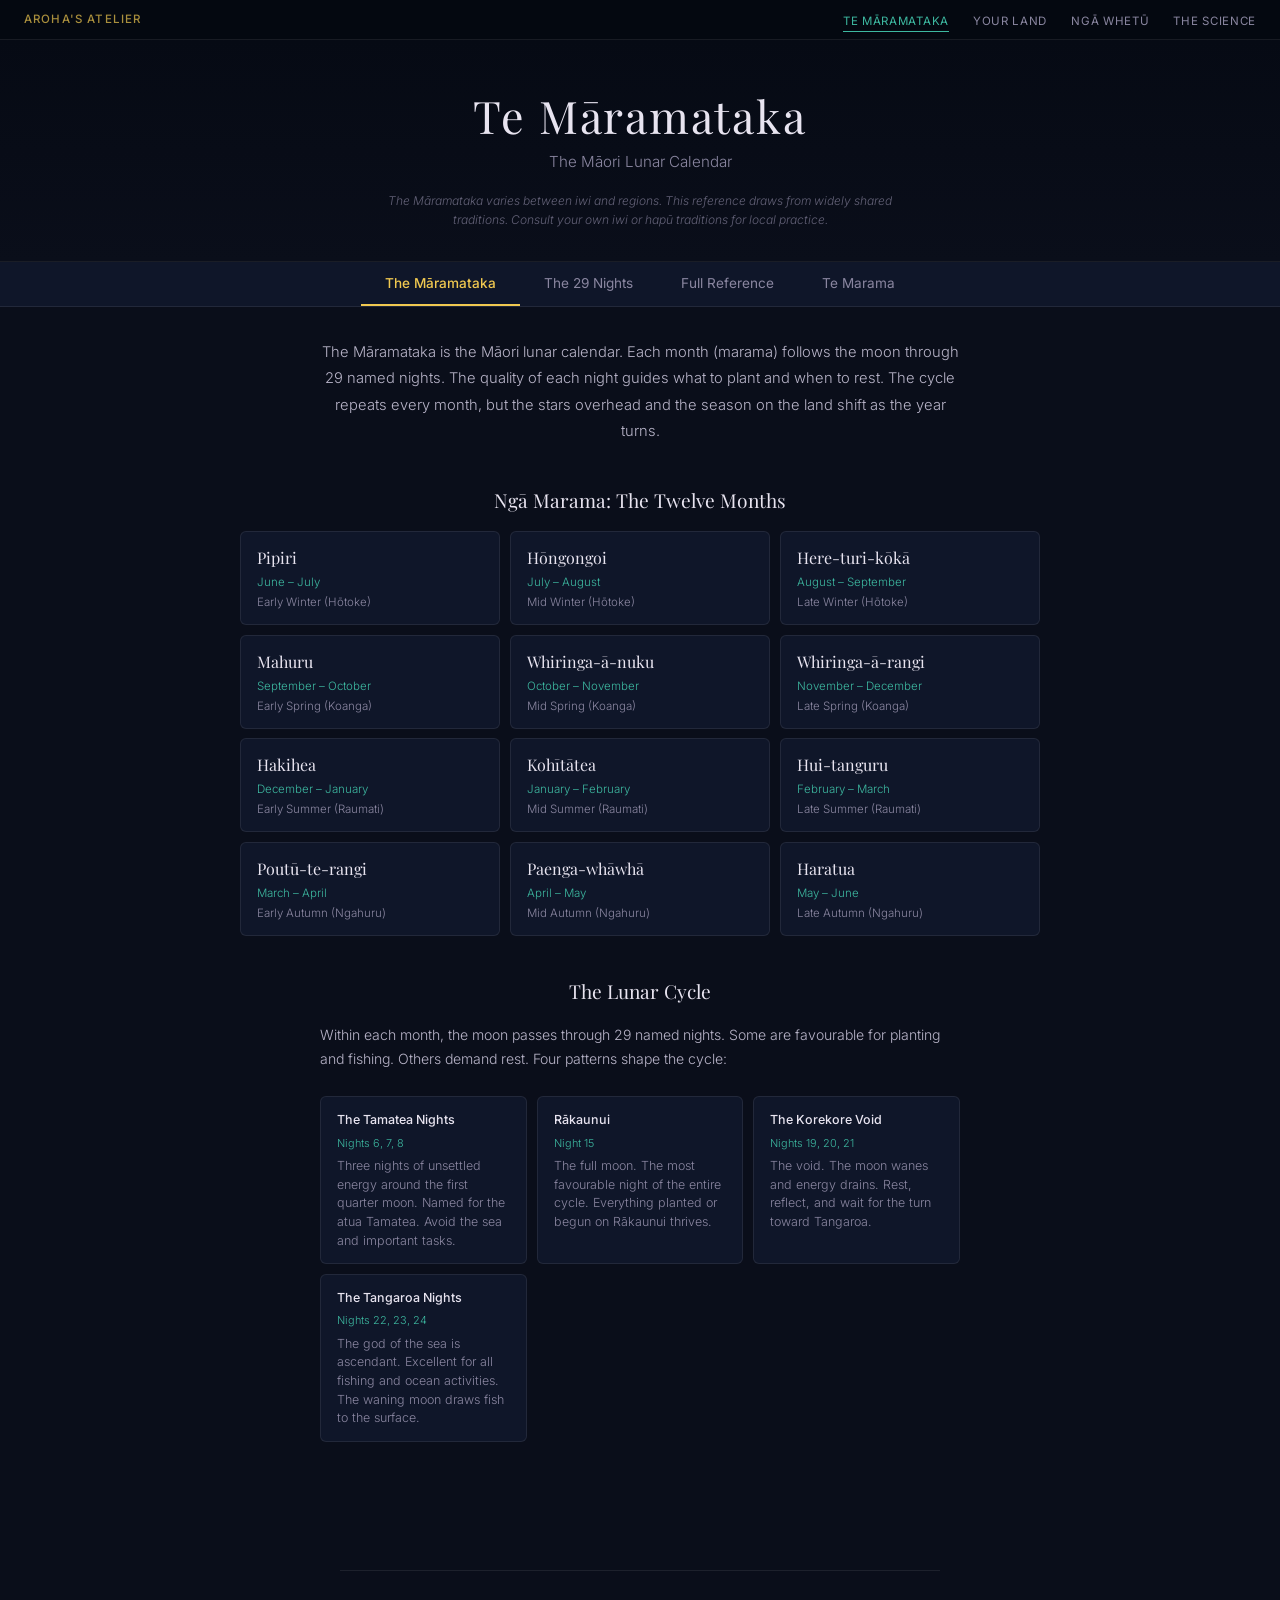
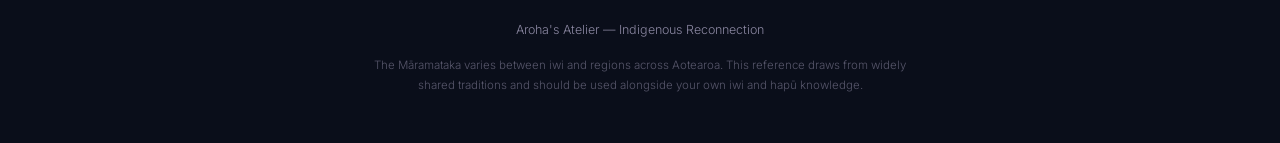
<file: maramataka/maramataka.html>
<!DOCTYPE html>
<html lang="en">
<head>
<meta charset="UTF-8">
<meta name="viewport" content="width=device-width, initial-scale=1.0">
<title>Te Māramataka — Māori Lunar Calendar</title>
<link rel="stylesheet" href="styles.css">
<style>
  /* Lunar Nights Table */
  .lunar-section { margin-bottom: 2rem; }

  .lunar-section h3 {
    font-family: 'Playfair Display', serif;
    font-size: 1.1rem;
    color: var(--star-white);
    margin-bottom: 1rem;
    font-weight: 400;
  }

  .lunar-grid {
    display: grid;
    grid-template-columns: repeat(auto-fill, minmax(180px, 1fr));
    gap: 0.5rem;
  }

  .lunar-night {
    background: var(--deep-blue);
    border: 1px solid var(--border-subtle);
    border-radius: 4px;
    padding: 0.6rem 0.8rem;
    display: flex;
    align-items: flex-start;
    gap: 0.6rem;
  }

  .lunar-night .night-num {
    font-size: 0.65rem;
    color: var(--text-secondary);
    min-width: 14px;
    text-align: right;
    padding-top: 2px;
  }

  .lunar-night .night-info {
    flex: 1;
  }

  .lunar-night .night-name {
    font-size: 0.85rem;
    font-weight: 500;
    color: var(--star-white);
  }

  .lunar-night .night-meaning {
    font-size: 0.72rem;
    color: var(--text-secondary);
    line-height: 1.4;
  }

  .lunar-night .night-quality {
    width: 6px;
    height: 6px;
    border-radius: 50%;
    margin-top: 5px;
    flex-shrink: 0;
  }

  .lunar-key {
    display: flex;
    gap: 1.5rem;
    margin-top: 1rem;
    font-size: 0.75rem;
    color: var(--text-secondary);
  }

  .lunar-key span {
    display: flex;
    align-items: center;
    gap: 0.3rem;
  }

  .lunar-key .dot {
    width: 6px;
    height: 6px;
    border-radius: 50%;
    display: inline-block;
  }

  /* Moon Phase Display */
  .moon-phases {
    display: flex;
    justify-content: center;
    gap: 0.3rem;
    margin: 1.5rem 0;
    flex-wrap: wrap;
  }

  .moon-phase {
    width: 28px;
    height: 28px;
    position: relative;
    cursor: default;
  }

  .moon-phase .moon-circle {
    width: 24px;
    height: 24px;
    border-radius: 50%;
    border: 1px solid rgba(255,255,255,0.15);
    position: relative;
    overflow: hidden;
  }

  .moon-phase .moon-label {
    position: absolute;
    bottom: -16px;
    left: 50%;
    transform: translateX(-50%);
    font-size: 0.55rem;
    color: var(--text-secondary);
    white-space: nowrap;
    display: none;
  }

  .moon-phase:hover .moon-label { display: block; }

  /* Full Lunar Reference */
  .lunar-reference {
    margin-top: 2rem;
  }

  .lunar-reference h3 {
    font-family: 'Playfair Display', serif;
    font-size: 1.3rem;
    color: var(--star-white);
    margin-bottom: 0.5rem;
    font-weight: 400;
    text-align: center;
  }

  .lunar-reference .ref-subtitle {
    text-align: center;
    font-size: 0.85rem;
    color: var(--text-secondary);
    margin-bottom: 2rem;
  }

  .lunar-ref-grid {
    display: grid;
    grid-template-columns: repeat(auto-fill, minmax(300px, 1fr));
    gap: 0.8rem;
  }

  .lunar-ref-item {
    background: var(--deep-blue);
    border: 1px solid var(--border-subtle);
    border-radius: 6px;
    padding: 0.8rem 1rem;
    display: grid;
    grid-template-columns: 24px 1fr auto;
    gap: 0.8rem;
    align-items: start;
  }

  .lunar-ref-item .ref-num {
    font-size: 0.7rem;
    color: var(--text-secondary);
    text-align: center;
    padding-top: 2px;
  }

  .lunar-ref-item .ref-content .ref-name {
    font-weight: 500;
    color: var(--star-white);
    font-size: 0.9rem;
  }

  .lunar-ref-item .ref-content .ref-phase {
    font-size: 0.72rem;
    color: var(--accent-teal);
    margin-top: 0.1rem;
  }

  .lunar-ref-item .ref-content .ref-meaning {
    font-size: 0.8rem;
    color: var(--text-primary);
    margin-top: 0.3rem;
    line-height: 1.5;
  }

  .lunar-ref-item .ref-content .ref-activities {
    font-size: 0.75rem;
    color: var(--text-secondary);
    margin-top: 0.3rem;
  }

  .lunar-ref-item .ref-quality {
    width: 8px;
    height: 8px;
    border-radius: 50%;
    margin-top: 4px;
  }

  /* Overview: Māramataka intro */
  .maramataka-overview {
    max-width: 800px;
    margin: 0 auto;
    padding: 0 0 2rem;
  }

  .maramataka-overview .intro {
    font-size: 0.92rem;
    color: var(--text-body);
    line-height: 1.8;
    margin-bottom: 2.5rem;
    text-align: center;
    max-width: 640px;
    margin-left: auto;
    margin-right: auto;
  }

  .maramataka-overview h3 {
    font-family: 'Playfair Display', serif;
    font-size: 1.2rem;
    color: var(--star-white);
    font-weight: 400;
    margin-bottom: 1rem;
    text-align: center;
  }

  .months-grid {
    display: grid;
    grid-template-columns: repeat(auto-fill, minmax(220px, 1fr));
    gap: 0.6rem;
    margin-bottom: 2.5rem;
  }

  .month-card {
    background: var(--deep-blue);
    border: 1px solid var(--border-subtle);
    border-radius: 6px;
    padding: 0.8rem 1rem;
    text-decoration: none;
    display: block;
    transition: border-color 0.2s;
  }

  .month-card:hover {
    border-color: var(--accent-teal);
  }

  .month-card .mc-name {
    font-family: 'Playfair Display', serif;
    font-size: 1rem;
    color: var(--star-white);
    font-weight: 400;
  }

  .month-card .mc-dates {
    font-size: 0.72rem;
    color: var(--accent-teal);
    margin-top: 0.15rem;
  }

  .month-card .mc-season {
    font-size: 0.72rem;
    color: var(--text-secondary);
    margin-top: 0.1rem;
  }

  .cycle-overview {
    max-width: 640px;
    margin: 0 auto 2rem;
  }

  .cycle-overview p {
    font-size: 0.88rem;
    color: var(--text-body);
    line-height: 1.75;
    margin-bottom: 1rem;
  }

  .cycle-phases {
    display: grid;
    grid-template-columns: repeat(auto-fill, minmax(200px, 1fr));
    gap: 0.6rem;
    margin-top: 1.5rem;
  }

  .phase-card {
    background: var(--deep-blue);
    border: 1px solid var(--border-subtle);
    border-radius: 6px;
    padding: 0.8rem 1rem;
  }

  .phase-card h4 {
    font-family: 'Inter', sans-serif;
    font-size: 0.78rem;
    font-weight: 500;
    color: var(--star-white);
    margin-bottom: 0.3rem;
  }

  .phase-card .phase-nights {
    font-size: 0.68rem;
    color: var(--accent-teal);
    margin-bottom: 0.3rem;
  }

  .phase-card p {
    font-size: 0.78rem;
    color: var(--text-secondary);
    line-height: 1.5;
    margin: 0;
  }

  /* Te Marama — Moon Animation */
  .marama-panel { text-align: center; display: none; max-width: 700px; margin: 0 auto; padding: 1rem 0; }
  .marama-panel.active { display: block; }
  .marama-stage { width: 220px; height: 220px; margin: 1.5rem auto; }
  .marama-svg { width: 100%; height: 100%; filter: drop-shadow(0 0 40px rgba(255,253,232,0.12)); transition: filter 0.8s; }
  .marama-svg.full-glow { filter: drop-shadow(0 0 60px rgba(255,253,232,0.25)); }
  .marama-num { font-size: 0.7rem; text-transform: uppercase; letter-spacing: 0.18em; color: var(--text-secondary); margin-bottom: 0.5rem; }
  .marama-title { font-family: 'Playfair Display', serif; font-size: 2rem; font-weight: 400; color: var(--star-white); margin-bottom: 0.2rem; }
  .marama-phase { font-size: 0.85rem; color: var(--text-secondary); margin-bottom: 0.8rem; }
  .marama-badge { display: inline-block; font-size: 0.68rem; text-transform: uppercase; letter-spacing: 0.12em; padding: 0.25rem 1rem; border-radius: 3px; margin-bottom: 1rem; font-weight: 500; }
  .marama-badge.q-fav { background: rgba(61,184,160,0.15); color: var(--good-day); }
  .marama-badge.q-mod { background: rgba(212,160,64,0.15); color: var(--moderate-day); }
  .marama-badge.q-unf { background: rgba(160,80,64,0.15); color: var(--poor-day); }
  .marama-desc { font-size: 0.88rem; color: var(--text-body); line-height: 1.75; max-width: 500px; margin: 0 auto 0.8rem; }
  .marama-act { font-size: 0.8rem; color: var(--accent-teal); opacity: 0.8; }
  .marama-avoid { font-size: 0.78rem; color: var(--poor-day); opacity: 0.7; margin-top: 0.3rem; }
  .marama-dots { display: flex; justify-content: center; gap: 5px; margin: 1.5rem auto 1rem; flex-wrap: wrap; max-width: 550px; }
  .marama-dot { width: 10px; height: 10px; border-radius: 50%; border: 1px solid rgba(255,255,255,0.1); background: transparent; cursor: pointer; transition: all 0.3s; padding: 0; }
  .marama-dot:hover { border-color: var(--text-secondary); transform: scale(1.3); }
  .marama-dot.active { background: var(--moon-glow); border-color: var(--moon-glow); box-shadow: 0 0 8px rgba(255,253,232,0.4); transform: scale(1.4); }
  .marama-dot.d-fav { border-color: rgba(61,184,160,0.4); }
  .marama-dot.d-mod { border-color: rgba(212,160,64,0.4); }
  .marama-dot.d-unf { border-color: rgba(160,80,64,0.4); }
  .marama-controls { display: flex; align-items: center; justify-content: center; gap: 0.8rem; margin: 1rem 0; }
  .marama-controls button { background: transparent; border: 1px solid var(--border-subtle); color: var(--text-secondary); width: 34px; height: 34px; border-radius: 50%; cursor: pointer; transition: all 0.2s; font-size: 0.9rem; display: flex; align-items: center; justify-content: center; padding: 0; }
  .marama-controls button:hover { border-color: var(--accent-teal); color: var(--accent-teal); }
  .marama-controls .m-playing { background: var(--accent-teal); border-color: var(--accent-teal); color: var(--night); }
  .marama-speed { font-size: 0.68rem; color: var(--text-secondary); cursor: pointer; min-width: 2rem; }

  /* Content panels */
  .content-panel { display: none; }
  .content-panel.active { display: block; }

  @media (max-width: 600px) {
    .lunar-grid { grid-template-columns: 1fr; }
    .lunar-ref-grid { grid-template-columns: 1fr; }
    .months-grid { grid-template-columns: 1fr; }
    .cycle-phases { grid-template-columns: 1fr; }
    .marama-stage { width: 160px; height: 160px; }
    .marama-title { font-size: 1.5rem; }
  }
</style>
</head>
<body>

<nav class="site-nav">
  <a href="index.html" class="brand">Aroha's Atelier</a>
  <ul class="nav-links">
    <li><a href="maramataka.html" class="active">Te Māramataka</a></li>
    <li><a href="maramataka-local.html">Your Land</a></li>
    <li><a href="star-journey.html">Ngā Whetū</a></li>
    <li><a href="the-science-of-the-maramataka.html">The Science</a></li>
  </ul>
</nav>

<header class="page-header">
  <h1>Te Māramataka</h1>
  <p class="subtitle">The Māori Lunar Calendar</p>
  <p class="note">The Māramataka varies between iwi and regions. This reference draws from widely shared traditions. Consult your own iwi or hapū traditions for local practice.</p>
</header>

<div class="tab-bar" id="tabBar">
  <button class="active" onclick="showTab('overview')">The Māramataka</button>
  <button onclick="showTab('lunar')">The 29 Nights</button>
  <button onclick="showTab('reference')">Full Reference</button>
  <button onclick="showTab('marama')">Te Marama</button>
</div>

<main>

<!-- Overview -->
<div class="content-panel active" data-tab="overview">
  <div class="maramataka-overview">
    <p class="intro">The Māramataka is the Māori lunar calendar. Each month (marama) follows the moon through 29 named nights. The quality of each night guides what to plant and when to rest. The cycle repeats every month, but the stars overhead and the season on the land shift as the year turns.</p>

    <h3>Ngā Marama: The Twelve Months</h3>
    <div class="months-grid">
      <a href="star-journey.html" class="month-card" onclick="return false;" id="mc-0">
        <div class="mc-name">Pipiri</div>
        <div class="mc-dates">June – July</div>
        <div class="mc-season">Early Winter (Hōtoke)</div>
      </a>
      <a href="star-journey.html" class="month-card" onclick="return false;" id="mc-1">
        <div class="mc-name">Hōngongoi</div>
        <div class="mc-dates">July – August</div>
        <div class="mc-season">Mid Winter (Hōtoke)</div>
      </a>
      <a href="star-journey.html" class="month-card" onclick="return false;" id="mc-2">
        <div class="mc-name">Here-turi-kōkā</div>
        <div class="mc-dates">August – September</div>
        <div class="mc-season">Late Winter (Hōtoke)</div>
      </a>
      <a href="star-journey.html" class="month-card" onclick="return false;" id="mc-3">
        <div class="mc-name">Mahuru</div>
        <div class="mc-dates">September – October</div>
        <div class="mc-season">Early Spring (Koanga)</div>
      </a>
      <a href="star-journey.html" class="month-card" onclick="return false;" id="mc-4">
        <div class="mc-name">Whiringa-ā-nuku</div>
        <div class="mc-dates">October – November</div>
        <div class="mc-season">Mid Spring (Koanga)</div>
      </a>
      <a href="star-journey.html" class="month-card" onclick="return false;" id="mc-5">
        <div class="mc-name">Whiringa-ā-rangi</div>
        <div class="mc-dates">November – December</div>
        <div class="mc-season">Late Spring (Koanga)</div>
      </a>
      <a href="star-journey.html" class="month-card" onclick="return false;" id="mc-6">
        <div class="mc-name">Hakihea</div>
        <div class="mc-dates">December – January</div>
        <div class="mc-season">Early Summer (Raumati)</div>
      </a>
      <a href="star-journey.html" class="month-card" onclick="return false;" id="mc-7">
        <div class="mc-name">Kohītātea</div>
        <div class="mc-dates">January – February</div>
        <div class="mc-season">Mid Summer (Raumati)</div>
      </a>
      <a href="star-journey.html" class="month-card" onclick="return false;" id="mc-8">
        <div class="mc-name">Hui-tanguru</div>
        <div class="mc-dates">February – March</div>
        <div class="mc-season">Late Summer (Raumati)</div>
      </a>
      <a href="star-journey.html" class="month-card" onclick="return false;" id="mc-9">
        <div class="mc-name">Poutū-te-rangi</div>
        <div class="mc-dates">March – April</div>
        <div class="mc-season">Early Autumn (Ngahuru)</div>
      </a>
      <a href="star-journey.html" class="month-card" onclick="return false;" id="mc-10">
        <div class="mc-name">Paenga-whāwhā</div>
        <div class="mc-dates">April – May</div>
        <div class="mc-season">Mid Autumn (Ngahuru)</div>
      </a>
      <a href="star-journey.html" class="month-card" onclick="return false;" id="mc-11">
        <div class="mc-name">Haratua</div>
        <div class="mc-dates">May – June</div>
        <div class="mc-season">Late Autumn (Ngahuru)</div>
      </a>
    </div>

    <h3>The Lunar Cycle</h3>
    <div class="cycle-overview">
      <p>Within each month, the moon passes through 29 named nights. Some are favourable for planting and fishing. Others demand rest. Four patterns shape the cycle:</p>

      <div class="cycle-phases">
        <div class="phase-card">
          <h4>The Tamatea Nights</h4>
          <div class="phase-nights">Nights 6, 7, 8</div>
          <p>Three nights of unsettled energy around the first quarter moon. Named for the atua Tamatea. Avoid the sea and important tasks.</p>
        </div>
        <div class="phase-card">
          <h4>Rākaunui</h4>
          <div class="phase-nights">Night 15</div>
          <p>The full moon. The most favourable night of the entire cycle. Everything planted or begun on Rākaunui thrives.</p>
        </div>
        <div class="phase-card">
          <h4>The Korekore Void</h4>
          <div class="phase-nights">Nights 19, 20, 21</div>
          <p>The void. The moon wanes and energy drains. Rest, reflect, and wait for the turn toward Tangaroa.</p>
        </div>
        <div class="phase-card">
          <h4>The Tangaroa Nights</h4>
          <div class="phase-nights">Nights 22, 23, 24</div>
          <p>The god of the sea is ascendant. Excellent for all fishing and ocean activities. The waning moon draws fish to the surface.</p>
        </div>
      </div>
    </div>
  </div>
</div>

<!-- Lunar Nights -->
<div class="content-panel" data-tab="lunar" id="lunarPanel"></div>

<!-- Full Reference -->
<div class="content-panel" data-tab="reference" id="referencePanel"></div>

<!-- Te Marama — Moon Animation Panel -->
<div class="marama-panel" id="maramaPanel">
  <div class="marama-stage">
    <svg class="marama-svg" id="maramaSvg" viewBox="0 0 200 200">
      <defs>
        <radialGradient id="mSurface" cx="38%" cy="35%">
          <stop offset="0%" stop-color="#fffde8"/>
          <stop offset="45%" stop-color="#ede5c4"/>
          <stop offset="100%" stop-color="#d8d0a8"/>
        </radialGradient>
        <radialGradient id="mCrater" cx="50%" cy="50%">
          <stop offset="0%" stop-color="rgba(0,0,0,0.08)"/>
          <stop offset="100%" stop-color="rgba(0,0,0,0.01)"/>
        </radialGradient>
        <filter id="mBlur"><feGaussianBlur in="SourceGraphic" stdDeviation="0.5"/></filter>
        <clipPath id="mDisc"><circle cx="100" cy="100" r="80"/></clipPath>
      </defs>
      <circle cx="100" cy="100" r="80" fill="url(#mSurface)"/>
      <g clip-path="url(#mDisc)" opacity="0.45">
        <circle cx="68" cy="58" r="14" fill="url(#mCrater)"/>
        <circle cx="125" cy="78" r="20" fill="url(#mCrater)"/>
        <circle cx="82" cy="132" r="11" fill="url(#mCrater)"/>
        <circle cx="134" cy="48" r="9" fill="url(#mCrater)"/>
        <circle cx="56" cy="108" r="16" fill="url(#mCrater)"/>
        <circle cx="145" cy="118" r="12" fill="url(#mCrater)"/>
      </g>
      <path id="mShadow" d="" fill="rgba(10,14,26,0.94)" clip-path="url(#mDisc)" filter="url(#mBlur)"/>
      <circle cx="100" cy="100" r="81" fill="none" stroke="rgba(255,253,232,0.06)" stroke-width="2"/>
    </svg>
  </div>
  <div class="marama-num" id="mNum">Night 1 of 29</div>
  <div class="marama-title" id="mTitle">Whiro</div>
  <div class="marama-phase" id="mPhase">New Moon</div>
  <div class="marama-badge q-unf" id="mBadge">Unfavourable</div>
  <div class="marama-desc" id="mDesc"></div>
  <div class="marama-act" id="mAct"></div>
  <div class="marama-avoid" id="mAvoid"></div>
  <div class="marama-dots" id="mDots"></div>
  <div class="marama-controls">
    <button id="mPrev" title="Previous night">&#9664;</button>
    <button id="mPlay" class="m-playing" title="Play / Pause">&#9646;&#9646;</button>
    <button id="mNext" title="Next night">&#9654;</button>
    <span class="marama-speed" id="mSpeed" title="Click to change speed">2s</span>
  </div>
</div>

</main>

<footer>
  <p>Aroha's Atelier — Indigenous Reconnection</p>
  <p class="footer-disclaimer">The Māramataka varies between iwi and regions across Aotearoa. This reference draws from widely shared traditions and should be used alongside your own iwi and hapū knowledge.</p>
</footer>

<script>
let currentTab = 'overview';

function showTab(tabName) {
  currentTab = tabName;

  document.querySelectorAll('#tabBar button').forEach(b => b.classList.remove('active'));
  document.querySelectorAll('#tabBar button').forEach(b => {
    if ((tabName === 'overview' && b.textContent.includes('Māramataka')) ||
        (tabName === 'lunar' && b.textContent.includes('29')) ||
        (tabName === 'reference' && b.textContent === 'Full Reference') ||
        (tabName === 'marama' && b.textContent === 'Te Marama')) {
      b.classList.add('active');
    }
  });

  const maramaPanel = document.getElementById('maramaPanel');

  if (tabName === 'marama') {
    document.querySelectorAll('.content-panel').forEach(p => p.classList.remove('active'));
    maramaPanel.classList.add('active');
    if (!maramaInitialized) initMarama();
    return;
  }

  maramaPanel.classList.remove('active');
  document.querySelectorAll('.content-panel').forEach(p => p.classList.remove('active'));
  const panel = document.querySelector(`.content-panel[data-tab="${tabName}"]`);
  if (panel) {
    panel.classList.add('active');
    if (tabName === 'lunar' && panel.innerHTML.trim() === '') renderLunarTab(panel);
    if (tabName === 'reference' && panel.innerHTML.trim() === '') renderReferenceTab(panel);
  }
}

const lunarNights = [
  { num: 1, name: 'Whiro', phase: 'New Moon', meaning: 'The new moon appears. A day of darkness associated with Whiro, the embodiment of evil and misfortune. Rest. Don\'t begin new ventures.', quality: 'poor', activities: 'Avoid planting, fishing, and starting new work' },
  { num: 2, name: 'Tirea', phase: 'Waxing Crescent', meaning: 'The first sliver of light returns. Energy begins to build slowly. Moderate conditions for light tasks.', quality: 'moderate', activities: 'Light preparation work, planning' },
  { num: 3, name: 'Hoata', phase: 'Waxing Crescent', meaning: 'Light increases and warms. The name suggests gleaming or shining. Good for fishing and beginning work.', quality: 'good', activities: 'Fishing, starting small projects' },
  { num: 4, name: 'Ōue', phase: 'Waxing Crescent', meaning: 'Favourable energy continues to build. Good for ocean fishing and planting near-surface crops.', quality: 'good', activities: 'Ocean fishing, planting, gathering' },
  { num: 5, name: 'Okoro', phase: 'Waxing Crescent', meaning: 'Energy is strong and positive. An excellent day for planting, fishing, and productive work.', quality: 'good', activities: 'Planting root crops, deep-sea fishing, all productive work' },
  { num: 6, name: 'Tamatea-āngana', phase: 'First Quarter approaching', meaning: 'First of the Tamatea nights, associated with the atua Tamatea. Unsettled weather and energy. Avoid important tasks.', quality: 'poor', activities: 'Rest, indoor work, avoid the sea' },
  { num: 7, name: 'Tamatea-aio', phase: 'First Quarter', meaning: 'A calmer Tamatea night. Aio means peaceful. The disruption eases. Moderate conditions.', quality: 'moderate', activities: 'Light tasks, cautious fishing' },
  { num: 8, name: 'Tamatea-whakapau', phase: 'First Quarter', meaning: 'The last and most intense Tamatea night. Whakapau means to exhaust or spend completely. Rest.', quality: 'poor', activities: 'Rest, spiritual reflection, avoid the ocean' },
  { num: 9, name: 'Huna', phase: 'Waxing Gibbous', meaning: 'Things hidden are revealed. A transitional night; the difficult energy of Tamatea passes.', quality: 'moderate', activities: 'Divination, seeking lost things, moderate tasks' },
  { num: 10, name: 'Ariki', phase: 'Waxing Gibbous', meaning: 'The chiefly night. Ariki means chief or leader. Very favourable for all activities. High energy and good fortune.', quality: 'good', activities: 'All activities favoured: planting, fishing, travel, ceremonies' },
  { num: 11, name: 'Hotu', phase: 'Waxing Gibbous', meaning: 'Abundance and fruitfulness. Excellent conditions. The earth is productive, the seas generous.', quality: 'good', activities: 'Planting, harvesting, ocean fishing, communal gatherings' },
  { num: 12, name: 'Māwharu', phase: 'Waxing Gibbous', meaning: 'The moon is fattening, growing full. Good general conditions continue.', quality: 'good', activities: 'All productive work, fishing, planting above-ground crops' },
  { num: 13, name: 'Ōhua', phase: 'Nearly Full', meaning: 'The moon is nearly full. Good energy but beginning to peak. Moderate to good conditions.', quality: 'moderate', activities: 'Fishing, gathering, preparation work' },
  { num: 14, name: 'Turu', phase: 'Nearly Full', meaning: 'Standing firm. Turu means a prop or support. Stable, reliable conditions. Good for steady work.', quality: 'good', activities: 'Planting, building, steady productive work' },
  { num: 15, name: 'Rākaunui', phase: 'Full Moon', meaning: 'The full moon. Rākau nui, the great tree. The most favourable night of the entire cycle. Excellent for everything.', quality: 'good', activities: 'All activities highly favoured: plant, fish, gather, celebrate' },
  { num: 16, name: 'Rākaumatohi', phase: 'Full Moon', meaning: 'The night after full moon, still very favourable. The great energy of Rākaunui lingers.', quality: 'good', activities: 'Continue all good work from Rākaunui' },
  { num: 17, name: 'Takirau', phase: 'Waning Gibbous', meaning: 'Good for fishing and ocean activities. The waning moon pulls water and draws fish to the surface.', quality: 'good', activities: 'Fishing, especially net fishing and diving' },
  { num: 18, name: 'Ōika', phase: 'Waning Gibbous', meaning: 'Energy begins to diminish. Moderate conditions, still workable but waning.', quality: 'moderate', activities: 'Moderate tasks, harvesting, indoor work' },
  { num: 19, name: 'Korekore-te-whiwhia', phase: 'Last Quarter approaching', meaning: 'The void begins. Korekore means nothingness. Te whiwhia: nothing is obtained. Unfavourable.', quality: 'poor', activities: 'Rest, reflection, avoid starting new ventures' },
  { num: 20, name: 'Korekore-te-rawea', phase: 'Last Quarter', meaning: 'The void continues. Te rawea: nothing to delight in. A time for rest and spiritual practice.', quality: 'poor', activities: 'Spiritual work, rest, storytelling, wānanga' },
  { num: 21, name: 'Korekore-piri-ki-Tangaroa', phase: 'Last Quarter', meaning: 'Drawing near to Tangaroa (god of the sea). The void transitions toward ocean energy.', quality: 'moderate', activities: 'Preparation for fishing, mending nets, ocean observation' },
  { num: 22, name: 'Tangaroa-ā-mua', phase: 'Waning Crescent', meaning: 'First night of Tangaroa, god of the sea ascendant. Excellent for all fishing.', quality: 'good', activities: 'Ocean fishing, river fishing, shellfish gathering' },
  { num: 23, name: 'Tangaroa-ā-roto', phase: 'Waning Crescent', meaning: 'Tangaroa within. Deep ocean energy. Very good for fishing, especially in deeper waters.', quality: 'good', activities: 'Deep-sea fishing, diving, all ocean activities' },
  { num: 24, name: 'Tangaroa-kiokio', phase: 'Waning Crescent', meaning: 'Last night of Tangaroa. Still good for fishing. The kiokio (a fern) unfurls, the final opening of this energy.', quality: 'good', activities: 'Fishing, kaimoana gathering, water-related activities' },
  { num: 25, name: 'Ōtāne', phase: 'Waning Crescent', meaning: 'Night of Tāne, god of forests and light. Favourable for forest work and planting.', quality: 'good', activities: 'Planting, forest gathering, bird work, land-based activities' },
  { num: 26, name: 'Ōrongonui', phase: 'Waning Crescent', meaning: 'Great listening. Ōrongo means to listen, nui means great. Favourable for all work and decision-making.', quality: 'good', activities: 'Planting, decisions, community meetings, all productive work' },
  { num: 27, name: 'Mauri', phase: 'Dark Moon', meaning: 'Life force. The mauri (essence) of the moon fades. Transitional. The cycle draws to its close.', quality: 'moderate', activities: 'Complete ongoing tasks, prepare for the new cycle' },
  { num: 28, name: 'Mutuwhenua', phase: 'Dark Moon', meaning: 'The land is cut off. Mutu (ended) whenua (land). The darkest night. Rest completely.', quality: 'poor', activities: 'Rest, don\'t plant or fish, spiritual reflection' },
  { num: 29, name: 'Tireo', phase: 'Dark Moon / New Moon eve', meaning: 'The looking. The moon watches for its own return. A liminal night between cycles.', quality: 'poor', activities: 'Rest, contemplation, await the new moon' },
];

function renderLunarTab(panel) {
  let html = `
    <div style="max-width:1100px;margin:0 auto;padding:2rem 0">
    <div class="month-header" style="text-align:center;margin-bottom:1.5rem">
      <h2 style="font-family:'Playfair Display',serif;font-size:1.6rem;font-weight:400;color:var(--star-white);margin-bottom:0.3rem">The 29 Lunar Nights</h2>
      <p class="gregorian" style="font-size:0.85rem;color:var(--text-secondary)">Each marama follows the moon through 29 named nights, the same cycle every month</p>
    </div>
    <div class="lunar-grid">
  `;

  lunarNights.forEach(n => {
    html += `
      <div class="lunar-night">
        <span class="night-num">${n.num}</span>
        <div class="night-info">
          <div class="night-name">${n.name}</div>
          <div class="night-meaning">${n.meaning.split('.')[0]}.</div>
        </div>
        <div class="night-quality quality-${n.quality}"></div>
      </div>
    `;
  });

  html += `</div>
    <div class="lunar-key">
      <span><div class="dot quality-good"></div> Favourable</span>
      <span><div class="dot quality-moderate"></div> Moderate</span>
      <span><div class="dot quality-poor"></div> Unfavourable / Rest</span>
    </div>
    </div>
  `;

  panel.innerHTML = html;
}

function renderReferenceTab(panel) {
  let html = `
    <div style="max-width:1100px;margin:0 auto;padding:2rem 0">
    <div class="lunar-reference">
      <h3>Complete Lunar Night Reference</h3>
      <p class="ref-subtitle">The 29 nights of the Māori lunar cycle: names, meanings, phases, and recommended activities</p>
      <div class="lunar-ref-grid">
  `;

  lunarNights.forEach(n => {
    html += `
      <div class="lunar-ref-item">
        <div class="ref-num">${n.num}</div>
        <div class="ref-content">
          <div class="ref-name">${n.name}</div>
          <div class="ref-phase">${n.phase}</div>
          <div class="ref-meaning">${n.meaning}</div>
          <div class="ref-activities"><strong>Activities:</strong> ${n.activities}</div>
        </div>
        <div class="ref-quality quality-${n.quality}"></div>
      </div>
    `;
  });

  html += `</div></div></div>`;
  panel.innerHTML = html;
}

// ===== Te Marama — Moon Phase Animation =====
const MARAMA_NIGHTS = [
  {name:"Whiro",phase:"New Moon",q:"Unfavourable",desc:"The new moon appears. A day of darkness associated with Whiro, the embodiment of evil and misfortune. Rest.",act:"Rest, spiritual reflection",avoid:"Planting, fishing, starting new ventures"},
  {name:"Tirea",phase:"Waxing Crescent",q:"Moderate",desc:"The first sliver of light returns. Energy begins to build slowly.",act:"Light preparation work, planning",avoid:"Major new undertakings"},
  {name:"Hoata",phase:"Waxing Crescent",q:"Favourable",desc:"Light increases and warms. The name suggests gleaming or shining.",act:"Fishing, beginning new work, light planting",avoid:""},
  {name:"Ōue",phase:"Waxing Crescent",q:"Favourable",desc:"Favourable energy continues to build.",act:"Ocean fishing, planting near-surface crops, gathering",avoid:""},
  {name:"Okoro",phase:"Waxing Crescent",q:"Favourable",desc:"Energy is strong and positive. An excellent day.",act:"Planting root crops, deep-sea fishing, all productive work",avoid:""},
  {name:"Tamatea-āngana",phase:"First Quarter approaching",q:"Unfavourable",desc:"First of the Tamatea nights, associated with the atua Tamatea. Unsettled weather and energy.",act:"Rest, indoor work",avoid:"The sea, important tasks, new ventures"},
  {name:"Tamatea-aio",phase:"First Quarter",q:"Moderate",desc:"A calmer Tamatea night. Aio means peaceful. The disruption eases.",act:"Light tasks, cautious fishing",avoid:"Major decisions"},
  {name:"Tamatea-whakapau",phase:"First Quarter",q:"Unfavourable",desc:"The last and most intense Tamatea night. Whakapau means to exhaust completely.",act:"Rest, spiritual reflection",avoid:"Ocean, planting, starting anything new"},
  {name:"Huna",phase:"Waxing Gibbous",q:"Moderate",desc:"Things hidden are revealed. A transitional night.",act:"Divination, seeking lost things, moderate tasks",avoid:""},
  {name:"Ariki",phase:"Waxing Gibbous",q:"Favourable",desc:"The chiefly night. Ariki means chief. Very favourable. High energy and good fortune.",act:"All activities: planting, fishing, travel, ceremonies",avoid:""},
  {name:"Hotu",phase:"Waxing Gibbous",q:"Favourable",desc:"Abundance and fruitfulness. Excellent conditions.",act:"Planting, harvesting, ocean fishing, communal gatherings",avoid:""},
  {name:"Māwharu",phase:"Waxing Gibbous",q:"Favourable",desc:"The moon is fattening, growing full. Good general conditions.",act:"All productive work, fishing, planting above-ground crops",avoid:""},
  {name:"Ōhua",phase:"Nearly Full",q:"Moderate",desc:"The moon is nearly full. Good energy but beginning to peak.",act:"Fishing, gathering, preparation work",avoid:""},
  {name:"Turu",phase:"Nearly Full",q:"Favourable",desc:"Standing firm. Turu means a prop or support. Stable, reliable.",act:"Planting, building, steady productive work",avoid:""},
  {name:"Rākaunui",phase:"Full Moon",q:"Favourable",desc:"The full moon. Rākau nui, the great tree. Most favourable night of the entire cycle.",act:"All activities highly favoured: plant, fish, gather, celebrate",avoid:""},
  {name:"Rākaumatohi",phase:"Full Moon (waning)",q:"Favourable",desc:"The night after full moon, still very favourable. The energy of Rākaunui lingers.",act:"Continue all good work from Rākaunui",avoid:""},
  {name:"Takirau",phase:"Waning Gibbous",q:"Favourable",desc:"Good for fishing and ocean activities. Waning moon pulls water and draws fish.",act:"Fishing (especially net fishing and diving), ocean activities",avoid:""},
  {name:"Ōika",phase:"Waning Gibbous",q:"Moderate",desc:"Energy begins to diminish. Still workable but waning.",act:"Moderate tasks, harvesting, indoor work",avoid:""},
  {name:"Korekore-te-whiwhia",phase:"Last Quarter approaching",q:"Unfavourable",desc:"The void begins. Korekore means nothingness. Te whiwhia: nothing is obtained.",act:"Rest, reflection",avoid:"Starting new ventures, planting"},
  {name:"Korekore-te-rawea",phase:"Last Quarter",q:"Unfavourable",desc:"The void continues. Te rawea: nothing to delight in.",act:"Spiritual work, rest, storytelling, wānanga",avoid:"Planting, fishing"},
  {name:"Korekore-piri-ki-Tangaroa",phase:"Last Quarter",q:"Moderate",desc:"Drawing near to Tangaroa (god of the sea). Ocean energy returns.",act:"Preparation for fishing, mending nets, ocean observation",avoid:""},
  {name:"Tangaroa-ā-mua",phase:"Waning Crescent",q:"Favourable",desc:"First night of Tangaroa, god of the sea ascendant.",act:"Ocean fishing, river fishing, shellfish gathering",avoid:""},
  {name:"Tangaroa-ā-roto",phase:"Waning Crescent",q:"Favourable",desc:"Tangaroa within. Deep ocean energy. Very good for fishing.",act:"Deep-sea fishing, diving, all ocean activities",avoid:""},
  {name:"Tangaroa-kiokio",phase:"Waning Crescent",q:"Favourable",desc:"Last night of Tangaroa. Kiokio (a fern) unfurls, the final opening of this energy.",act:"Fishing, kaimoana gathering, water-related activities",avoid:""},
  {name:"Ōtāne",phase:"Waning Crescent",q:"Favourable",desc:"Night of Tāne, god of forests and light.",act:"Planting, forest gathering, bird work, land-based activities",avoid:""},
  {name:"Ōrongonui",phase:"Waning Crescent",q:"Favourable",desc:"Great listening. Ōrongo means to listen, nui means great.",act:"Planting, decisions, community meetings, all productive work",avoid:""},
  {name:"Mauri",phase:"Dark Moon",q:"Moderate",desc:"Life force. The mauri (essence) of the moon fades. Transitional.",act:"Complete ongoing tasks, prepare for the new cycle",avoid:""},
  {name:"Mutuwhenua",phase:"Dark Moon",q:"Unfavourable",desc:"The land is cut off. Mutu (ended) whenua (land). The darkest night.",act:"Rest, spiritual reflection",avoid:"Planting, fishing"},
  {name:"Tireo",phase:"Dark Moon / New Moon eve",q:"Unfavourable",desc:"The looking. The moon watches for its own return. A liminal night between cycles.",act:"Rest, contemplation, await the new moon",avoid:"Starting anything new"}
];

let maramaInitialized = false;
let mCurrent = 0, mPlaying = false, mTimer = null, mSpeed = 2000;

function moonPath(n) {
  const R = 80;
  let illum, wax;
  if (n < 14) { illum = n / 14; wax = true; }
  else if (n === 14) return '';
  else { illum = (28 - n) / 14; wax = false; }
  if (illum <= 0.01) return 'M 100 20 A 80 80 0 1 0 100 180 A 80 80 0 1 0 100 20 Z';
  if (illum >= 0.99) return '';
  const k = Math.cos(Math.PI * illum);
  const tRx = Math.max(Math.abs(k) * R, 0.5);
  if (wax) return `M 100 20 A 80 80 0 0 0 100 180 A ${tRx} 80 0 0 ${k>=0?0:1} 100 20 Z`;
  return `M 100 20 A 80 80 0 0 1 100 180 A ${tRx} 80 0 0 ${k>=0?1:0} 100 20 Z`;
}

function renderMarama(idx) {
  const n = MARAMA_NIGHTS[idx];
  document.getElementById('mShadow').setAttribute('d', moonPath(idx));
  document.getElementById('maramaSvg').classList.toggle('full-glow', idx === 14 || idx === 15);
  document.getElementById('mNum').textContent = `Night ${idx+1} of 29`;
  document.getElementById('mTitle').textContent = n.name;
  document.getElementById('mPhase').textContent = n.phase;
  const badge = document.getElementById('mBadge');
  badge.className = 'marama-badge ' + (n.q==='Favourable'?'q-fav':n.q==='Moderate'?'q-mod':'q-unf');
  badge.textContent = n.q;
  document.getElementById('mDesc').textContent = n.desc;
  document.getElementById('mAct').textContent = n.act;
  document.getElementById('mAvoid').textContent = n.avoid ? 'Avoid: ' + n.avoid : '';
  document.querySelectorAll('.marama-dot').forEach((d,i) => d.classList.toggle('active', i===idx));
}

function initMarama() {
  const dots = document.getElementById('mDots');
  MARAMA_NIGHTS.forEach((n,i) => {
    const d = document.createElement('button');
    d.className = 'marama-dot ' + (n.q==='Favourable'?'d-fav':n.q==='Moderate'?'d-mod':'d-unf');
    d.title = `${i+1}. ${n.name}`;
    d.addEventListener('click', () => { mCurrent = i; renderMarama(i); });
    dots.appendChild(d);
  });
  document.getElementById('mPrev').addEventListener('click', () => { stopMarama(); mCurrent = (mCurrent-1+29)%29; renderMarama(mCurrent); });
  document.getElementById('mNext').addEventListener('click', () => { stopMarama(); mCurrent = (mCurrent+1)%29; renderMarama(mCurrent); });
  document.getElementById('mPlay').addEventListener('click', () => { mPlaying ? stopMarama() : startMarama(); });
  document.getElementById('mSpeed').addEventListener('click', () => {
    const sp = [3000,2000,1200,800], lb = ['3s','2s','1.2s','0.8s'];
    let i = sp.indexOf(mSpeed); i = (i+1)%sp.length; mSpeed = sp[i];
    document.getElementById('mSpeed').textContent = lb[i];
    if (mPlaying) startMarama();
  });
  renderMarama(0);
  startMarama();
  maramaInitialized = true;
}

function startMarama() {
  if (mTimer) clearInterval(mTimer);
  mTimer = setInterval(() => { mCurrent = (mCurrent+1)%29; renderMarama(mCurrent); }, mSpeed);
  mPlaying = true;
  const btn = document.getElementById('mPlay');
  btn.classList.add('m-playing');
  btn.innerHTML = '&#9646;&#9646;';
}

function stopMarama() {
  if (mTimer) clearInterval(mTimer);
  mTimer = null; mPlaying = false;
  const btn = document.getElementById('mPlay');
  btn.classList.remove('m-playing');
  btn.innerHTML = '&#9654;';
}

showTab('overview');
</script>

</body>
</html>
</file>
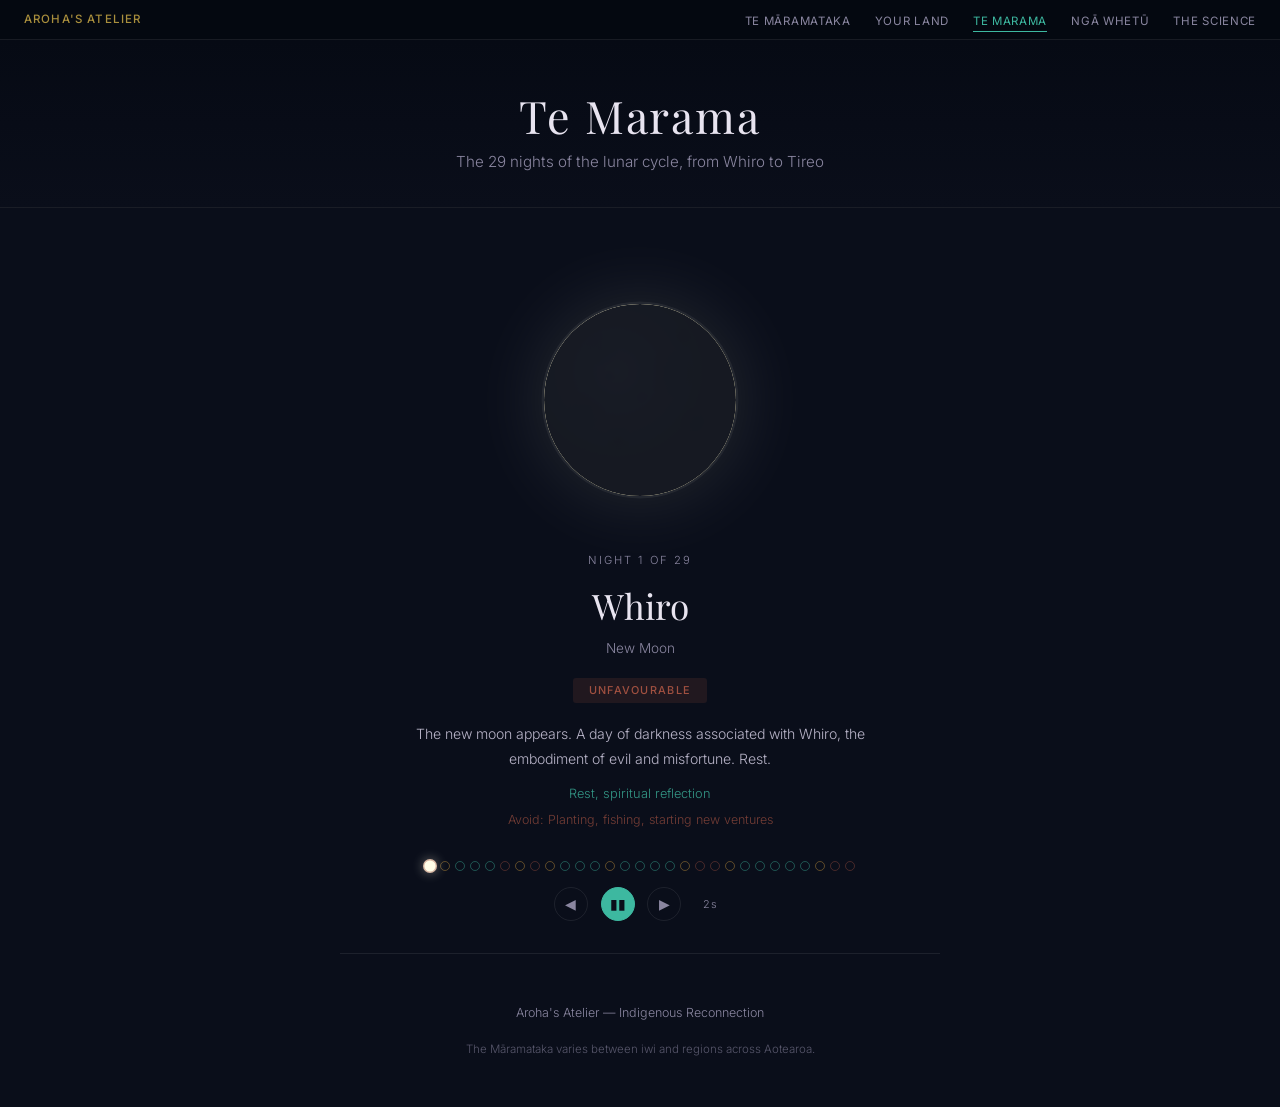
<file: maramataka/moon-phases.html>
<!DOCTYPE html>
<html lang="en">
<head>
  <meta charset="UTF-8">
  <meta name="viewport" content="width=device-width, initial-scale=1.0">
  <title>Te Marama — The Lunar Cycle | Māramataka</title>
  <link rel="stylesheet" href="styles.css">
  <style>
    .moon-page {
      max-width: 700px;
      margin: 0 auto;
      padding: 2rem 1.5rem 0;
      text-align: center;
    }

    .moon-stage {
      position: relative;
      width: 240px;
      height: 240px;
      margin: 2.5rem auto 2rem;
    }

    .moon-svg {
      width: 100%;
      height: 100%;
      filter: drop-shadow(0 0 40px rgba(255, 253, 232, 0.12));
      transition: filter 0.8s;
    }

    .moon-svg.full-glow {
      filter: drop-shadow(0 0 60px rgba(255, 253, 232, 0.25));
    }

    .night-num-label {
      font-family: 'Inter', sans-serif;
      font-size: 0.7rem;
      text-transform: uppercase;
      letter-spacing: 0.18em;
      color: var(--text-secondary);
      margin-bottom: 0.5rem;
    }

    .night-title {
      font-family: 'Playfair Display', serif;
      font-size: 2.2rem;
      font-weight: 400;
      color: var(--star-white);
      margin-bottom: 0.25rem;
      transition: color 0.5s;
    }

    .night-phase-label {
      font-size: 0.85rem;
      color: var(--text-secondary);
      margin-bottom: 1rem;
    }

    .night-quality-badge {
      display: inline-block;
      font-family: 'Inter', sans-serif;
      font-size: 0.68rem;
      text-transform: uppercase;
      letter-spacing: 0.12em;
      padding: 0.25rem 1rem;
      border-radius: 3px;
      margin-bottom: 1.2rem;
      font-weight: 500;
    }

    .q-favourable { background: rgba(61,184,160,0.15); color: var(--good-day); }
    .q-moderate { background: rgba(212,160,64,0.15); color: var(--moderate-day); }
    .q-unfavourable { background: rgba(160,80,64,0.15); color: var(--poor-day); }

    .night-desc {
      font-size: 0.88rem;
      color: var(--text-body);
      line-height: 1.75;
      max-width: 500px;
      margin: 0 auto 0.8rem;
    }

    .night-activities-text {
      font-size: 0.8rem;
      color: var(--accent-teal);
      line-height: 1.6;
      opacity: 0.8;
    }

    .night-avoid-text {
      font-size: 0.78rem;
      color: var(--poor-day);
      line-height: 1.6;
      opacity: 0.7;
      margin-top: 0.3rem;
    }

    /* Timeline dots */
    .cycle-timeline {
      display: flex;
      justify-content: center;
      gap: 5px;
      margin: 2rem auto 1rem;
      max-width: 550px;
      flex-wrap: wrap;
    }

    .cycle-dot {
      width: 10px;
      height: 10px;
      border-radius: 50%;
      border: 1px solid rgba(255,255,255,0.1);
      background: transparent;
      cursor: pointer;
      transition: all 0.3s;
      padding: 0;
    }

    .cycle-dot:hover {
      border-color: var(--text-secondary);
      transform: scale(1.3);
    }

    .cycle-dot.active {
      background: var(--moon-glow);
      border-color: var(--moon-glow);
      box-shadow: 0 0 8px rgba(255,253,232,0.4);
      transform: scale(1.4);
    }

    .cycle-dot.fav { border-color: rgba(61,184,160,0.4); }
    .cycle-dot.mod { border-color: rgba(212,160,64,0.4); }
    .cycle-dot.unf { border-color: rgba(160,80,64,0.4); }

    /* Controls */
    .playback {
      display: flex;
      align-items: center;
      justify-content: center;
      gap: 0.8rem;
      margin: 1rem 0 2rem;
    }

    .playback button {
      background: transparent;
      border: 1px solid var(--border-subtle);
      color: var(--text-secondary);
      width: 34px;
      height: 34px;
      border-radius: 50%;
      cursor: pointer;
      transition: all 0.2s;
      font-size: 0.9rem;
      display: flex;
      align-items: center;
      justify-content: center;
      padding: 0;
    }

    .playback button:hover {
      border-color: var(--accent-teal);
      color: var(--accent-teal);
    }

    .play-btn.playing {
      background: var(--accent-teal);
      border-color: var(--accent-teal);
      color: var(--night);
    }

    .speed-indicator {
      font-family: 'Inter', sans-serif;
      font-size: 0.68rem;
      color: var(--text-secondary);
      letter-spacing: 0.05em;
      min-width: 2rem;
    }

    @media (max-width: 600px) {
      .moon-stage { width: 180px; height: 180px; }
      .night-title { font-size: 1.7rem; }
      .cycle-timeline { gap: 4px; }
      .cycle-dot { width: 8px; height: 8px; }
    }
  </style>
</head>
<body>
  <nav class="site-nav">
    <a href="maramataka.html" class="brand">Aroha's Atelier</a>
    <ul class="nav-links">
      <li><a href="maramataka.html">Te Māramataka</a></li>
      <li><a href="maramataka-local.html">Your Land</a></li>
      <li><a href="moon-phases.html" class="active">Te Marama</a></li>
      <li><a href="star-journey.html">Ngā Whetū</a></li>
      <li><a href="the-science-of-the-maramataka.html">The Science</a></li>
    </ul>
  </nav>

  <header class="page-header">
    <h1>Te Marama</h1>
    <p class="subtitle">The 29 nights of the lunar cycle, from Whiro to Tireo</p>
  </header>

  <div class="moon-page">
    <div class="moon-stage">
      <svg class="moon-svg" id="moonSvg" viewBox="0 0 200 200">
        <defs>
          <radialGradient id="moonSurface" cx="38%" cy="35%">
            <stop offset="0%" stop-color="#fffde8"/>
            <stop offset="45%" stop-color="#ede5c4"/>
            <stop offset="100%" stop-color="#d8d0a8"/>
          </radialGradient>
          <radialGradient id="crater" cx="50%" cy="50%">
            <stop offset="0%" stop-color="rgba(0,0,0,0.08)"/>
            <stop offset="100%" stop-color="rgba(0,0,0,0.01)"/>
          </radialGradient>
          <filter id="moonBlur">
            <feGaussianBlur in="SourceGraphic" stdDeviation="0.5"/>
          </filter>
          <clipPath id="disc">
            <circle cx="100" cy="100" r="80"/>
          </clipPath>
        </defs>
        <circle cx="100" cy="100" r="80" fill="url(#moonSurface)"/>
        <g clip-path="url(#disc)" opacity="0.45">
          <circle cx="68" cy="58" r="14" fill="url(#crater)"/>
          <circle cx="125" cy="78" r="20" fill="url(#crater)"/>
          <circle cx="82" cy="132" r="11" fill="url(#crater)"/>
          <circle cx="134" cy="48" r="9" fill="url(#crater)"/>
          <circle cx="56" cy="108" r="16" fill="url(#crater)"/>
          <circle cx="145" cy="118" r="12" fill="url(#crater)"/>
          <circle cx="100" cy="96" r="7" fill="url(#crater)"/>
          <circle cx="75" cy="80" r="5" fill="url(#crater)"/>
        </g>
        <path id="shadow" d="" fill="rgba(10,14,26,0.94)" clip-path="url(#disc)" filter="url(#moonBlur)"/>
        <circle cx="100" cy="100" r="81" fill="none" stroke="rgba(255,253,232,0.06)" stroke-width="2"/>
      </svg>
    </div>

    <div class="night-num-label" id="numLabel">Night 1 of 29</div>
    <div class="night-title" id="nightTitle">Whiro</div>
    <div class="night-phase-label" id="phaseLabel">New Moon</div>
    <div class="night-quality-badge" id="qualityBadge">Unfavourable</div>
    <div class="night-desc" id="nightDesc"></div>
    <div class="night-activities-text" id="activitiesText"></div>
    <div class="night-avoid-text" id="avoidText"></div>

    <div class="cycle-timeline" id="timeline"></div>

    <div class="playback">
      <button class="step-btn" id="prevBtn" title="Previous night">&#9664;</button>
      <button class="play-btn playing" id="playBtn" title="Play / Pause">&#9654;</button>
      <button class="step-btn" id="nextBtn" title="Next night">&#9654;</button>
      <span class="speed-indicator" id="speedLabel">2s</span>
    </div>
  </div>

  <footer>
    <p>Aroha's Atelier &mdash; Indigenous Reconnection</p>
    <p class="footer-disclaimer">The Māramataka varies between iwi and regions across Aotearoa.</p>
  </footer>

  <script>
    const NIGHTS = [
      {name:"Whiro",phase:"New Moon",quality:"Unfavourable",meaning:"The new moon appears. A day of darkness associated with Whiro, the embodiment of evil and misfortune. Rest.",activities:"Rest, spiritual reflection",avoid:"Planting, fishing, starting new ventures"},
      {name:"Tirea",phase:"Waxing Crescent",quality:"Moderate",meaning:"The first sliver of light returns. Energy begins to build slowly.",activities:"Light preparation work, planning",avoid:"Major new undertakings"},
      {name:"Hoata",phase:"Waxing Crescent",quality:"Favourable",meaning:"Light increases and warms. The name suggests gleaming or shining.",activities:"Fishing, beginning new work, light planting",avoid:""},
      {name:"Ōue",phase:"Waxing Crescent",quality:"Favourable",meaning:"Favourable energy continues to build.",activities:"Ocean fishing, planting near-surface crops, gathering",avoid:""},
      {name:"Okoro",phase:"Waxing Crescent",quality:"Favourable",meaning:"Energy is strong and positive. An excellent day.",activities:"Planting root crops, deep-sea fishing, all productive work",avoid:""},
      {name:"Tamatea-āngana",phase:"First Quarter approaching",quality:"Unfavourable",meaning:"First of the Tamatea nights — associated with the atua Tamatea. Unsettled weather and energy.",activities:"Rest, indoor work",avoid:"The sea, important tasks, new ventures"},
      {name:"Tamatea-aio",phase:"First Quarter",quality:"Moderate",meaning:"A calmer Tamatea night — aio means peaceful. The disruption eases.",activities:"Light tasks, cautious fishing",avoid:"Major decisions"},
      {name:"Tamatea-whakapau",phase:"First Quarter",quality:"Unfavourable",meaning:"The last and most intense Tamatea night — whakapau means to exhaust completely.",activities:"Rest, spiritual reflection",avoid:"Ocean, planting, starting anything new"},
      {name:"Huna",phase:"Waxing Gibbous",quality:"Moderate",meaning:"Things hidden are revealed. A transitional night.",activities:"Divination, seeking lost things, moderate tasks",avoid:""},
      {name:"Ariki",phase:"Waxing Gibbous",quality:"Favourable",meaning:"The chiefly night — ariki means chief. Very favourable. High energy and good fortune.",activities:"All activities — planting, fishing, travel, ceremonies",avoid:""},
      {name:"Hotu",phase:"Waxing Gibbous",quality:"Favourable",meaning:"Abundance and fruitfulness. Excellent conditions.",activities:"Planting, harvesting, ocean fishing, communal gatherings",avoid:""},
      {name:"Māwharu",phase:"Waxing Gibbous",quality:"Favourable",meaning:"The moon is fattening, growing full. Good general conditions.",activities:"All productive work, fishing, planting above-ground crops",avoid:""},
      {name:"Ōhua",phase:"Nearly Full",quality:"Moderate",meaning:"The moon is nearly full. Good energy but beginning to peak.",activities:"Fishing, gathering, preparation work",avoid:""},
      {name:"Turu",phase:"Nearly Full",quality:"Favourable",meaning:"Standing firm — turu means a prop or support. Stable, reliable.",activities:"Planting, building, steady productive work",avoid:""},
      {name:"Rākaunui",phase:"Full Moon",quality:"Favourable",meaning:"The full moon — rākau nui, the great tree. Most favourable night of the entire cycle.",activities:"All activities highly favoured — plant, fish, gather, celebrate",avoid:""},
      {name:"Rākaumatohi",phase:"Full Moon (waning)",quality:"Favourable",meaning:"The night after full moon. Very favourable — energy of Rākaunui lingers.",activities:"Continue all good work from Rākaunui",avoid:""},
      {name:"Takirau",phase:"Waning Gibbous",quality:"Favourable",meaning:"Good for fishing and ocean activities. Waning moon pulls water and draws fish.",activities:"Fishing (especially net fishing and diving), ocean activities",avoid:""},
      {name:"Ōika",phase:"Waning Gibbous",quality:"Moderate",meaning:"Energy begins to diminish. Still workable but waning.",activities:"Moderate tasks, harvesting, indoor work",avoid:""},
      {name:"Korekore-te-whiwhia",phase:"Last Quarter approaching",quality:"Unfavourable",meaning:"The void begins — korekore means nothingness. Te whiwhia: nothing is obtained.",activities:"Rest, reflection",avoid:"Starting new ventures, planting"},
      {name:"Korekore-te-rawea",phase:"Last Quarter",quality:"Unfavourable",meaning:"The void continues. Te rawea: nothing to delight in.",activities:"Spiritual work, rest, storytelling, wānanga",avoid:"Planting, fishing"},
      {name:"Korekore-piri-ki-Tangaroa",phase:"Last Quarter",quality:"Moderate",meaning:"Drawing near to Tangaroa (god of the sea). Ocean energy returns.",activities:"Preparation for fishing, mending nets, ocean observation",avoid:""},
      {name:"Tangaroa-ā-mua",phase:"Waning Crescent",quality:"Favourable",meaning:"First night of Tangaroa — god of the sea ascendant.",activities:"Ocean fishing, river fishing, shellfish gathering",avoid:""},
      {name:"Tangaroa-ā-roto",phase:"Waning Crescent",quality:"Favourable",meaning:"Tangaroa within — deep ocean energy. Very good for fishing.",activities:"Deep-sea fishing, diving, all ocean activities",avoid:""},
      {name:"Tangaroa-kiokio",phase:"Waning Crescent",quality:"Favourable",meaning:"Last night of Tangaroa. Kiokio (a fern) unfurls — final opening of this energy.",activities:"Fishing, kaimoana gathering, water-related activities",avoid:""},
      {name:"Ōtāne",phase:"Waning Crescent",quality:"Favourable",meaning:"Night of Tāne — god of forests, birds, and light.",activities:"Planting, forest gathering, bird work, land-based activities",avoid:""},
      {name:"Ōrongonui",phase:"Waning Crescent",quality:"Favourable",meaning:"Great listening — ōrongo means to listen, nui means great.",activities:"Planting, decisions, community meetings, all productive work",avoid:""},
      {name:"Mauri",phase:"Dark Moon",quality:"Moderate",meaning:"Life force — the mauri (essence) of the moon fades. Transitional.",activities:"Complete ongoing tasks, prepare for the new cycle",avoid:""},
      {name:"Mutuwhenua",phase:"Dark Moon",quality:"Unfavourable",meaning:"The land is cut off — mutu (ended) whenua (land). The darkest night.",activities:"Rest, spiritual reflection",avoid:"Planting, fishing"},
      {name:"Tireo",phase:"Dark Moon / New Moon eve",quality:"Unfavourable",meaning:"The looking — the moon watches for its own return. A liminal night between cycles.",activities:"Rest, contemplation, await the new moon",avoid:"Starting anything new"}
    ];

    const CX = 100, CY = 100, R = 80;

    function moonShadowPath(n) {
      const nightNum = n + 1;
      let illum, waxing;

      if (nightNum <= 15) {
        illum = (nightNum - 1) / 14;
        waxing = true;
      } else {
        illum = (29 - nightNum) / 14;
        waxing = false;
      }

      if (illum >= 0.99) return '';
      if (illum <= 0.01) {
        return `M ${CX} ${CY-R} A ${R} ${R} 0 1 0 ${CX} ${CY+R} A ${R} ${R} 0 1 0 ${CX} ${CY-R} Z`;
      }

      const k = Math.cos(Math.PI * illum);
      const tRx = Math.max(Math.abs(k) * R, 0.5);

      if (waxing) {
        const sw = k >= 0 ? 0 : 1;
        return `M ${CX} ${CY-R} A ${R} ${R} 0 0 0 ${CX} ${CY+R} A ${tRx} ${R} 0 0 ${sw} ${CX} ${CY-R} Z`;
      } else {
        const sw = k >= 0 ? 1 : 0;
        return `M ${CX} ${CY-R} A ${R} ${R} 0 0 1 ${CX} ${CY+R} A ${tRx} ${R} 0 0 ${sw} ${CX} ${CY-R} Z`;
      }
    }

    let current = 0;
    let playing = true;
    let interval = null;
    let speed = 2000;

    const shadow = document.getElementById('shadow');
    const moonSvg = document.getElementById('moonSvg');
    const numLabel = document.getElementById('numLabel');
    const nightTitle = document.getElementById('nightTitle');
    const phaseLabel = document.getElementById('phaseLabel');
    const qualityBadge = document.getElementById('qualityBadge');
    const nightDesc = document.getElementById('nightDesc');
    const activitiesText = document.getElementById('activitiesText');
    const avoidText = document.getElementById('avoidText');
    const timeline = document.getElementById('timeline');

    // Build timeline dots
    NIGHTS.forEach((n, i) => {
      const dot = document.createElement('button');
      dot.className = 'cycle-dot';
      const qClass = n.quality === 'Favourable' ? 'fav' : n.quality === 'Moderate' ? 'mod' : 'unf';
      dot.classList.add(qClass);
      dot.title = `${i+1}. ${n.name}`;
      dot.addEventListener('click', () => goTo(i));
      timeline.appendChild(dot);
    });

    function render(idx) {
      const n = NIGHTS[idx];
      shadow.setAttribute('d', moonShadowPath(idx));

      moonSvg.classList.toggle('full-glow', idx === 14 || idx === 15);

      numLabel.textContent = `Night ${idx + 1} of 29`;
      nightTitle.textContent = n.name;
      phaseLabel.textContent = n.phase;

      const qMap = {Favourable:'q-favourable',Moderate:'q-moderate',Unfavourable:'q-unfavourable'};
      qualityBadge.className = 'night-quality-badge ' + qMap[n.quality];
      qualityBadge.textContent = n.quality;

      nightDesc.textContent = n.meaning;
      activitiesText.textContent = n.activities;
      avoidText.textContent = n.avoid ? 'Avoid: ' + n.avoid : '';

      timeline.querySelectorAll('.cycle-dot').forEach((d, i) => {
        d.classList.toggle('active', i === idx);
      });
    }

    function goTo(idx) {
      current = idx;
      render(current);
    }

    function next() {
      current = (current + 1) % 29;
      render(current);
    }

    function prev() {
      current = (current - 1 + 29) % 29;
      render(current);
    }

    function startPlay() {
      if (interval) clearInterval(interval);
      interval = setInterval(next, speed);
      playing = true;
      document.getElementById('playBtn').classList.add('playing');
      document.getElementById('playBtn').innerHTML = '&#9646;&#9646;';
    }

    function stopPlay() {
      if (interval) clearInterval(interval);
      interval = null;
      playing = false;
      document.getElementById('playBtn').classList.remove('playing');
      document.getElementById('playBtn').innerHTML = '&#9654;';
    }

    document.getElementById('playBtn').addEventListener('click', () => {
      playing ? stopPlay() : startPlay();
    });

    document.getElementById('prevBtn').addEventListener('click', () => { stopPlay(); prev(); });
    document.getElementById('nextBtn').addEventListener('click', () => { stopPlay(); next(); });

    document.getElementById('speedLabel').addEventListener('click', () => {
      const speeds = [3000, 2000, 1200, 800];
      const labels = ['3s', '2s', '1.2s', '0.8s'];
      let idx = speeds.indexOf(speed);
      idx = (idx + 1) % speeds.length;
      speed = speeds[idx];
      document.getElementById('speedLabel').textContent = labels[idx];
      if (playing) startPlay();
    });

    render(0);
    startPlay();
  </script>
</body>
</html>
</file>
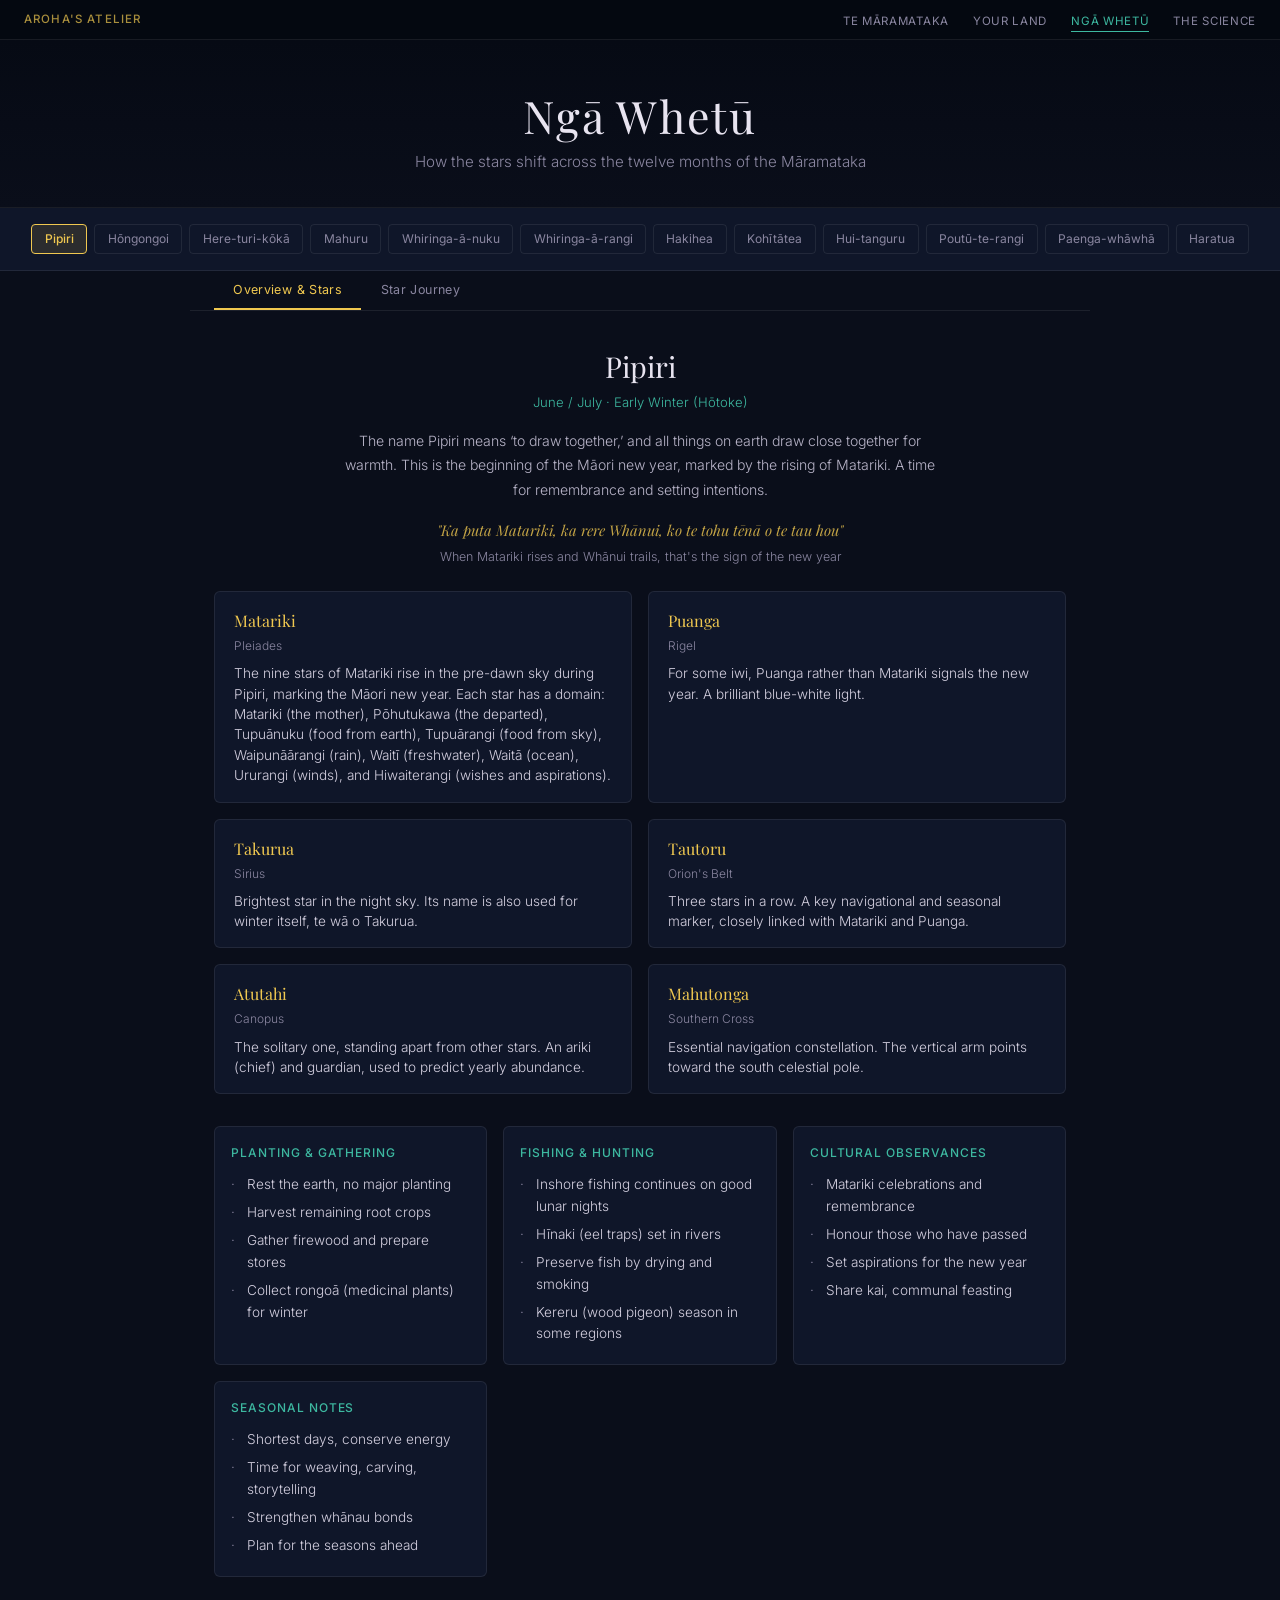
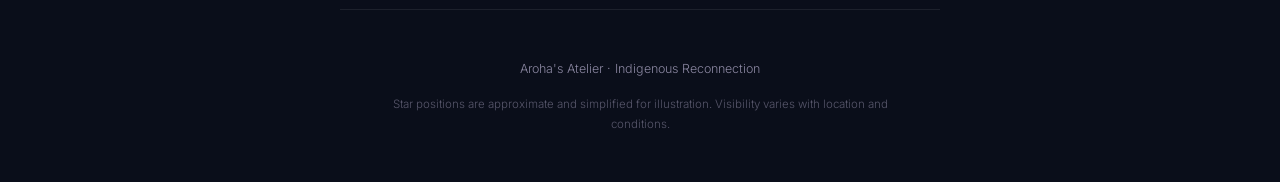
<file: maramataka/star-journey.html>
<!DOCTYPE html>
<html lang="en">
<head>
  <meta charset="UTF-8">
  <meta name="viewport" content="width=device-width, initial-scale=1.0">
  <title>Ngā Whetū: Stars Across the Seasons | Māramataka</title>
  <link rel="stylesheet" href="styles.css">
  <style>
    .star-page {
      max-width: 900px;
      margin: 0 auto;
      padding: 0 1.5rem;
    }

    .sky-dome {
      position: relative;
      width: 100%;
      max-width: 520px;
      margin: 2rem auto;
      aspect-ratio: 1;
    }

    .sky-svg {
      width: 100%;
      height: 100%;
    }

    /* Gold accent overrides for this page's month-nav */
    nav.month-nav button:hover {
      border-color: var(--star-gold);
      color: var(--star-gold);
    }
    nav.month-nav button.active {
      background: rgba(240,200,80,0.12);
      border-color: var(--star-gold);
      color: var(--star-gold);
      font-weight: 500;
    }

    /* Star info panel */
    .star-info-panel {
      text-align: center;
      margin: 1.5rem auto;
      max-width: 560px;
      min-height: 120px;
    }

    .month-title {
      font-family: 'Playfair Display', serif;
      font-size: 1.8rem;
      font-weight: 400;
      color: var(--star-white);
      margin-bottom: 0.15rem;
    }

    .month-season {
      font-size: 0.82rem;
      color: var(--accent-teal);
      margin-bottom: 0.2rem;
    }

    .month-dates {
      font-size: 0.78rem;
      color: var(--text-secondary);
      margin-bottom: 1rem;
    }

    .visible-stars-label {
      font-family: 'Inter', sans-serif;
      font-size: 0.68rem;
      text-transform: uppercase;
      letter-spacing: 0.15em;
      color: var(--text-secondary);
      margin-bottom: 0.5rem;
    }

    .visible-stars-list {
      font-size: 0.85rem;
      color: var(--text-body);
      line-height: 1.7;
    }

    /* Hover tooltip */
    .star-tooltip {
      position: absolute;
      background: rgba(15,22,41,0.95);
      border: 1px solid var(--border-subtle);
      border-radius: 6px;
      padding: 0.8rem 1rem;
      pointer-events: none;
      opacity: 0;
      transition: opacity 0.2s;
      max-width: 240px;
      z-index: 10;
      text-align: left;
    }

    .star-tooltip.visible { opacity: 1; }

    .star-tooltip .tt-name {
      font-family: 'Playfair Display', serif;
      font-size: 1rem;
      color: var(--star-gold);
      margin-bottom: 0.1rem;
    }

    .star-tooltip .tt-western {
      font-size: 0.72rem;
      color: var(--text-secondary);
      margin-bottom: 0.4rem;
    }

    .star-tooltip .tt-desc {
      font-size: 0.78rem;
      color: var(--text-body);
      line-height: 1.5;
    }

    /* Playback */
    .playback {
      display: flex;
      align-items: center;
      justify-content: center;
      gap: 0.8rem;
      margin: 1rem 0 2rem;
    }

    .playback button {
      background: transparent;
      border: 1px solid var(--border-subtle);
      color: var(--text-secondary);
      width: 34px;
      height: 34px;
      border-radius: 50%;
      cursor: pointer;
      transition: all 0.2s;
      font-size: 0.9rem;
      display: flex;
      align-items: center;
      justify-content: center;
      padding: 0;
    }

    .playback button:hover {
      border-color: var(--star-gold);
      color: var(--star-gold);
    }

    .play-btn.playing {
      background: var(--star-gold);
      border-color: var(--star-gold);
      color: var(--night);
    }

    .speed-indicator {
      font-family: 'Inter', sans-serif;
      font-size: 0.68rem;
      color: var(--text-secondary);
      letter-spacing: 0.05em;
      min-width: 2rem;
      cursor: pointer;
    }

    /* Tab bar for this page */
    .star-tab-bar {
      display: flex;
      gap: 0;
      border-bottom: 1px solid var(--border-subtle);
      max-width: 900px;
      margin: 0 auto;
      padding: 0 1.5rem;
    }

    .star-tab-bar button {
      background: transparent;
      border: none;
      border-bottom: 2px solid transparent;
      color: var(--text-secondary);
      padding: 0.7rem 1.2rem;
      font-family: 'Inter', sans-serif;
      font-size: 0.78rem;
      cursor: pointer;
      transition: all 0.2s;
      letter-spacing: 0.03em;
    }

    .star-tab-bar button:hover {
      color: var(--star-gold);
    }

    .star-tab-bar button.active {
      color: var(--star-gold);
      border-bottom-color: var(--star-gold);
    }

    .star-tab-panel {
      display: none;
    }

    .star-tab-panel.active {
      display: block;
    }

    /* Overview tab content */
    .overview-month-header {
      text-align: center;
      max-width: 600px;
      margin: 2rem auto 1.5rem;
    }

    .overview-month-header h2 {
      font-family: 'Playfair Display', serif;
      font-size: 1.8rem;
      font-weight: 400;
      color: var(--star-white);
      margin-bottom: 0.15rem;
    }

    .overview-month-header .gregorian {
      font-size: 0.82rem;
      color: var(--accent-teal);
      margin-bottom: 1rem;
    }

    .overview-month-header .description {
      font-size: 0.88rem;
      color: var(--text-body);
      line-height: 1.75;
      margin-bottom: 1rem;
    }

    .overview-month-header .whakatauki {
      font-family: 'Playfair Display', serif;
      font-size: 0.92rem;
      font-style: italic;
      color: var(--star-gold);
      opacity: 0.8;
      margin-bottom: 0.3rem;
    }

    .overview-month-header .whakatauki-en {
      font-size: 0.78rem;
      color: var(--text-secondary);
    }

    @media (max-width: 600px) {
      .sky-dome { max-width: 340px; }
      .month-title { font-size: 1.4rem; }
      .star-tab-bar button { font-size: 0.7rem; padding: 0.6rem 0.8rem; }
      .overview-month-header h2 { font-size: 1.4rem; }
    }
  </style>
</head>
<body>
  <nav class="site-nav">
    <a href="index.html" class="brand">Aroha's Atelier</a>
    <ul class="nav-links">
      <li><a href="maramataka.html">Te Māramataka</a></li>
      <li><a href="maramataka-local.html">Your Land</a></li>
      <li><a href="star-journey.html" class="active">Ngā Whetū</a></li>
      <li><a href="the-science-of-the-maramataka.html">The Science</a></li>
    </ul>
  </nav>

  <header class="page-header">
    <h1>Ngā Whetū</h1>
    <p class="subtitle">How the stars shift across the twelve months of the Māramataka</p>
  </header>

  <nav class="month-nav" id="monthNav">
    <button class="active" onclick="goTo(0)">Pipiri</button>
    <button onclick="goTo(1)">Hōngongoi</button>
    <button onclick="goTo(2)">Here-turi-kōkā</button>
    <button onclick="goTo(3)">Mahuru</button>
    <button onclick="goTo(4)">Whiringa-ā-nuku</button>
    <button onclick="goTo(5)">Whiringa-ā-rangi</button>
    <button onclick="goTo(6)">Hakihea</button>
    <button onclick="goTo(7)">Kohītātea</button>
    <button onclick="goTo(8)">Hui-tanguru</button>
    <button onclick="goTo(9)">Poutū-te-rangi</button>
    <button onclick="goTo(10)">Paenga-whāwhā</button>
    <button onclick="goTo(11)">Haratua</button>
  </nav>

  <div class="star-tab-bar" id="starTabBar">
    <button class="active" onclick="showStarTab('overview')">Overview &amp; Stars</button>
    <button onclick="showStarTab('journey')">Star Journey</button>
  </div>

  <!-- Tab 1: Star Journey -->
  <div class="star-tab-panel" data-tab="journey">
    <div class="star-page">
      <div class="sky-dome" id="skyDome">
        <svg class="sky-svg" id="skySvg" viewBox="0 0 500 500"></svg>
        <div class="star-tooltip" id="tooltip">
          <div class="tt-name"></div>
          <div class="tt-western"></div>
          <div class="tt-desc"></div>
        </div>
      </div>

      <div class="star-info-panel">
        <div class="month-title" id="monthTitle">Pipiri</div>
        <div class="month-season" id="monthSeason">Early Winter</div>
        <div class="month-dates" id="monthDates">June / July</div>
        <div class="visible-stars-label">Key stars</div>
        <div class="visible-stars-list" id="starsList"></div>
      </div>

      <div class="playback">
        <button class="step-btn" id="prevBtn" title="Previous month">&#9664;</button>
        <button class="play-btn playing" id="playBtn" title="Play / Pause">&#9646;&#9646;</button>
        <button class="step-btn" id="nextBtn" title="Next month">&#9654;</button>
        <span class="speed-indicator" id="speedLabel" title="Click to change speed">3s</span>
      </div>
    </div>
  </div>

  <!-- Tab 2: Overview & Stars -->
  <div class="star-tab-panel active" data-tab="overview">
    <div class="star-page">
      <div id="overviewContent"></div>
    </div>
  </div>

  <footer>
    <p>Aroha's Atelier · Indigenous Reconnection</p>
    <p class="footer-disclaimer">Star positions are approximate and simplified for illustration. Visibility varies with location and conditions.</p>
  </footer>

  <script>
    const MONTHS = [
      {name:"Pipiri",dates:"June / July",season:"Early Winter (Hōtoke)",stars:["Matariki","Puanga","Takurua","Tautoru","Atutahi","Mahutonga"],
       desc:"The name Pipiri means ‘to draw together,’ and all things on earth draw close together for warmth. This is the beginning of the Māori new year, marked by the rising of Matariki. A time for remembrance and setting intentions.",
       whakatauki:"Ka puta Matariki, ka rere Whānui, ko te tohu tēnā o te tau hou",
       whakatauki_en:"When Matariki rises and Whānui trails, that's the sign of the new year",
       activities:{planting:["Rest the earth, no major planting","Harvest remaining root crops","Gather firewood and prepare stores","Collect rongoā (medicinal plants) for winter"],fishing:["Inshore fishing continues on good lunar nights","Hīnaki (eel traps) set in rivers","Preserve fish by drying and smoking","Kereru (wood pigeon) season in some regions"],cultural:["Matariki celebrations and remembrance","Honour those who have passed","Set aspirations for the new year","Share kai, communal feasting"],seasonal:["Shortest days, conserve energy","Time for weaving, carving, storytelling","Strengthen whānau bonds","Plan for the seasons ahead"]}},
      {name:"Hōngongoi",dates:"July / August",season:"Mid Winter (Hōtoke)",stars:["Matariki","Takurua","Tautoru","Rehua","Whānui","Mahutonga"],
       desc:"Hōngongoi refers to the earth being very cold and hard. The winter deepens, but Matariki is now established in the sky, a reassurance that the cycle continues. Indoor arts flourish: weaving, carving, oral traditions, and fibre work.",
       whakatauki:"He aha te mea nui o te ao? He tangata, he tangata, he tangata",
       whakatauki_en:"What's the greatest thing in the world? It's people, it's people, it's people",
       activities:{planting:["Earth is dormant, no planting","Maintain food stores","Gather winter greens where available","Prepare seed for spring planting"],fishing:["Tuna (eel) season continues","Fish on Tangaroa and Rākaunui nights","Set hīnaki in estuaries","Bird snaring in forests"],cultural:["Whare wānanga (houses of learning) active","Oral traditions passed down","Practice karakia and waiata","Strengthen community ties"],seasonal:["Coldest period, conserve warmth","Prime time for weaving and fibre arts","Carving and tool-making","Dream interpretation and spiritual work"]}},
      {name:"Here-turi-kōkā",dates:"August / September",season:"Late Winter (Hōtoke)",stars:["Matariki","Rehua","Whakaahu","Whānui","Mahutonga"],
       desc:"The name refers to vegetation beginning to spring up from the earth. Winter loosens its hold. The land stirs with early signs of renewal, a threshold month between cold and warmth.",
       whakatauki:"Ahakoa he iti, he pounamu",
       whakatauki_en:"Although it's small, it's precious (like greenstone)",
       activities:{planting:["Early soil preparation begins","Clear garden plots","First tentative plantings on warm days","Gather early spring greens"],fishing:["Coastal fishing improves","Whitebait runs may begin","Continue tuna harvesting","Check bird snaring grounds"],cultural:["Prepare for spring ceremonies","Final winter wānanga sessions","Begin outdoor communal activities"],seasonal:["Days lengthening noticeably","Changeable weather, watch the sky","Transition from indoor to outdoor work","Energy of renewal building"]}},
      {name:"Mahuru",dates:"September / October",season:"Early Spring (Koanga)",stars:["Rehua","Whānui","Mahutonga","Atutahi"],
       desc:"The earth has now regained its warmth. Mahuru marks true spring. Life returns vigorously to the land. Birds begin nesting, trees blossom, gardens are prepared in earnest, and the bush fills with song.",
       whakatauki:"Kia mau ki te aka matua, kei mau ki te aka tāepa",
       whakatauki_en:"Cling to the main vine, not the loose one",
       activities:{planting:["Kūmara planting begins (guided by Whānui)","Plant taro, hue (gourd), and uwhi (yam)","Gather spring greens and shoots","Forest gardens tended"],fishing:["Inanga (whitebait) runs peak","Coastal fishing active","Shellfish gathering resumes","Freshwater fisheries productive"],cultural:["Spring equinox ceremonies","Karakia for garden planting","Prepare for summer expeditions"],seasonal:["Days and nights equal length","Active outdoor work season begins","Energy and warmth increasing","Bird song fills the mornings"]}},
      {name:"Whiringa-ā-nuku",dates:"October / November",season:"Mid Spring (Koanga)",stars:["Rehua","Mahutonga","Atutahi","Whānui"],
       desc:"The earth has become quite warm. Whiringa-ā-nuku means the turning of the earth toward warmth. Garden planting is in full swing. The land is alive with growth and activity.",
       whakatauki:"Mā te huruhuru ka rere te manu",
       whakatauki_en:"With feathers, the bird can fly",
       activities:{planting:["Main kūmara planting season","Tend growing crops","Gather berries and fruits ripening","Rongoā plants abundant"],fishing:["Open ocean fishing active","Shellfish plentiful at low tides","Net fishing in harbours","Rivers productive"],cultural:["Garden ceremonies and karakia","Begin preparations for summer gatherings","Maintain garden tapu protocols"],seasonal:["Long, warm days","Peak activity season","Travel between settlements","Abundance building"]}},
      {name:"Whiringa-ā-rangi",dates:"November / December",season:"Late Spring (Koanga)",stars:["Rehua","Mahutonga","Atutahi","Takurua"],
       desc:"The sun has reached its turning point upward. Whiringa-ā-rangi means the turning of the sky. The earth warms fully. Long days stretch toward the summer solstice. Gardens thrive and the ocean teems.",
       whakatauki:"E kore e taea te whenu kotahi ki te raranga i te whāriki",
       whakatauki_en:"The tapestry of understanding can't be woven by one strand alone",
       activities:{planting:["Crops growing strongly, tend and weed","Harvest early-maturing plants","Berries, fruits abundant","Kaimoana gathering at its best"],fishing:["Deep sea fishing expeditions","Hāpuku and other reef fish","Crayfish season","Fish preservation for stores"],cultural:["Summer solstice approaching","Large gatherings and hui","Inter-hapū visits and trade"],seasonal:["Longest days of the year approaching","Maximum daylight for work","Warm enough for travel","Nights short but clear for star observation"]}},
      {name:"Hakihea",dates:"December / January",season:"Early Summer (Raumati)",stars:["Rehua","Takurua","Tautoru","Atutahi","Mahutonga"],
       desc:"Birds are now sitting on their eggs. Hakihea speaks to the peak of summer energy: the longest days, the warmest nights. The land is generous with food. This is the season of Raumati, full summer.",
       whakatauki:"He manako te kōura i kore ai",
       whakatauki_en:"Wishing for crayfish won’t bring them. You’ve got to go and get them.",
       activities:{planting:["Crops in full growth","Harvest early kūmara varieties","Berries and fruits at peak","Gather harakeke (flax) for weaving"],fishing:["Peak ocean fishing season","Shark fishing expeditions","Kōura (crayfish) abundant","Kaimoana preservation"],cultural:["Summer solstice, longest day","Large inter-tribal gatherings","Trade and exchange between hapū","Celebrations and sports"],seasonal:["Peak summer warmth","Extended daylight for work and travel","Swimming and water activities","Abundance and plenty"]}},
      {name:"Kohītātea",dates:"January / February",season:"Mid Summer (Raumati)",stars:["Takurua","Tautoru","Puanga","Atutahi","Whakaahu"],
       desc:"Fruits are ripening. Kohītātea refers to the pale colour of maturing vegetation. Summer’s bounty is at its fullest. The harvest intensifies as crops reach maturity and the ocean provides generously.",
       whakatauki:"Nāu te rourou, nāku te rourou, ka ora ai te iwi",
       whakatauki_en:"With your food basket and my food basket, the people will thrive",
       activities:{planting:["Main harvest season for kūmara","Preserve root crops for storage","Gather and dry berries","Karaka berries processed"],fishing:["Ocean fishing continues strongly","Net large catches for preservation","Dry and smoke fish for winter","Coastal foraging excellent"],cultural:["Harvest thanksgiving","Large hui and wānanga","Inter-tribal exchanges"],seasonal:["Days beginning to shorten slightly","Warmest temperatures","Focus on food preservation","Prepare stores for autumn and winter"]}},
      {name:"Hui-tanguru",dates:"February / March",season:"Late Summer (Raumati)",stars:["Takurua","Tautoru","Atutahi","Mahutonga","Whakaahu"],
       desc:"Summer crops are brought in. Hui-tanguru means the assembling together, a gathering in of the harvest. The season turns. Warmth lingers but the shift toward autumn is felt in the evening air.",
       whakatauki:"He kai kei aku ringa",
       whakatauki_en:"There's food at the end of my hands. I'm self-sufficient.",
       activities:{planting:["Final harvest, clear remaining crops","Store kūmara in rua (storage pits)","Preserve and dry foods","Gather materials for winter crafts"],fishing:["Strong fishing continues","Intensive fish preservation","Shellfish gathering","Begin eel trapping preparation"],cultural:["Harvest completion ceremonies","Gratitude for the season’s bounty","Prepare for the quieter months"],seasonal:["Days shortening noticeably","Evening temperatures cooling","Autumn equinox approaching","Transition time, settle and prepare"]}},
      {name:"Poutū-te-rangi",dates:"March / April",season:"Early Autumn (Ngahuru)",stars:["Mahutonga","Atutahi","Takurua","Rehua"],
       desc:"Poutū-te-rangi (the pillar of the sky) refers to the autumn equinox, when day and night stand in balance. The earth begins its turn toward rest. Harvests are complete and the focus shifts to preservation and preparation.",
       whakatauki:"Whāia te iti kahurangi; ki te tūohu koe, me he maunga teitei",
       whakatauki_en:"Seek the treasure you value most; if you bow your head, let it be to a lofty mountain",
       activities:{planting:["All crops now harvested and stored","Garden areas rested and cleared","Gather autumn foods (fungi, roots)","Collect seeds for next season"],fishing:["Tuna (eel) migration begins, prime trapping","Hīnaki set in rivers and lakes","Pātiki (flounder) season","Bird snaring preparations"],cultural:["Autumn equinox observance","Reflect on the year’s achievements","Begin preparations for winter rituals"],seasonal:["Days and nights in balance","Temperatures cooling steadily","Transition into indoor activities","A time of completion and gratitude"]}},
      {name:"Paenga-whāwhā",dates:"April / May",season:"Mid Autumn (Ngahuru)",stars:["Mahutonga","Atutahi","Rehua","Whānui"],
       desc:"All crops are now harvested and stored. Paenga-whāwhā refers to the dried stems and stalks left standing in the gardens after harvest. The landscape grows quieter. Preparation for winter intensifies.",
       whakatauki:"Kia hora te marino, kia whakapapa pounamu te moana",
       whakatauki_en:"May peace be widespread, may the sea glisten like greenstone",
       activities:{planting:["Gardens fully at rest","Check and maintain food stores","Gather remaining wild foods","Collect firewood"],fishing:["Prime tuna (eel) season","Lamprey runs in some rivers","Kereru snaring begins","Preserve all catches for winter"],cultural:["Prepare for Matariki season ahead","Remembrance planning","Community preparations for winter"],seasonal:["Days noticeably shorter","First frosts in many regions","Autumn colours in the forests","Drawing inward, indoor life begins"]}},
      {name:"Haratua",dates:"May / June",season:"Late Autumn (Ngahuru)",stars:["Whānui","Mahutonga","Takurua","Tautoru","Atutahi"],
       desc:"The final month before the new year. Haratua is a time of anticipation and preparation. Winter approaches and food stores are checked as the community looks toward the rising of Matariki to begin the cycle anew.",
       whakatauki:"E hara taku toa i te toa takitahi, engari he toa takitini",
       whakatauki_en:"My strength isn't mine alone. It's the strength of many.",
       activities:{planting:["Final firewood gathering","Check and reinforce food stores","Rongoā collection for winter medicines","Earth fully at rest"],fishing:["Late tuna runs","Coastal fishing on calm days","Final fish smoking and drying","Kereru season continues"],cultural:["Watch for Matariki’s heliacal rising","Prepare for new year celebrations","Remember those who have passed","Set intentions for the coming year"],seasonal:["Shortest days approaching","Cold settling in","Community draws close","Anticipation of Matariki, the cycle begins again"]}}
    ];

    const STARS = [
      {id:"Matariki",western:"Pleiades",type:"cluster",desc:"The nine stars of Matariki rise in the pre-dawn sky during Pipiri, marking the Māori new year. Each star has a domain: Matariki (the mother), Pōhutukawa (the departed), Tupuānuku (food from earth), Tupuārangi (food from sky), Waipunāārangi (rain), Waitī (freshwater), Waitā (ocean), Ururangi (winds), and Hiwaiterangi (wishes and aspirations).",color:"#a8c8f0",size:4,
       cx:180,cy:130,cluster:[[176,124],[184,126],[180,132],[174,130],[186,134],[178,138],[172,136]]},
      {id:"Puanga",western:"Rigel",type:"star",desc:"For some iwi, Puanga rather than Matariki signals the new year. A brilliant blue-white light.",color:"#c0d8ff",size:3.5,cx:200,cy:175},
      {id:"Takurua",western:"Sirius",type:"star",desc:"Brightest star in the night sky. Its name is also used for winter itself, te wā o Takurua.",color:"#ffffff",size:5,cx:245,cy:195},
      {id:"Tautoru",western:"Orion's Belt",type:"asterism",desc:"Three stars in a row. A key navigational and seasonal marker, closely linked with Matariki and Puanga.",color:"#d0d8f0",size:2.5,cx:210,cy:180,
       line:[[198,172],[210,180],[222,188]]},
      {id:"Atutahi",western:"Canopus",type:"star",desc:"The solitary one, standing apart from other stars. An ariki (chief) and guardian, used to predict yearly abundance.",color:"#fff8d0",size:4.5,cx:310,cy:280},
      {id:"Rehua",western:"Antares",type:"star",desc:"Star of summer and healing. Its reddish colour signals the approach of warmer months.",color:"#ff8060",size:4,cx:120,cy:260},
      {id:"Mahutonga",western:"Southern Cross",type:"constellation",desc:"Essential navigation constellation. The vertical arm points toward the south celestial pole.",color:"#e0e8ff",size:3,cx:350,cy:340,
       cross:[[350,310],[350,370],[330,340],[370,340]]},
      {id:"Whānui",western:"Vega",type:"star",desc:"Its heliacal rising in early spring signals the time for planting kūmara, one of the most important agricultural markers.",color:"#d8e8ff",size:3.5,cx:100,cy:150},
      {id:"Whakaahu",western:"Castor & Pollux",type:"pair",desc:"Twin stars used for navigation and timing of seasonal activities.",color:"#e8e0d0",size:2.8,cx:270,cy:140,pair:[[264,136],[276,144]]},
      {id:"Te Ikaroa",western:"Milky Way",type:"band",desc:"The long fish, the great river of stars spanning the sky. Its angle indicates the season.",color:"rgba(200,210,240,0.06)",size:0,cx:250,cy:250}
    ];

    const SVG_NS = "http://www.w3.org/2000/svg";
    const svg = document.getElementById('skySvg');
    const tooltip = document.getElementById('tooltip');
    const dome = document.getElementById('skyDome');
    let currentMonth = 0;
    let playing = true;
    let timer = null;
    let speed = 3000;
    let activeTab = 'overview';

    function showStarTab(tabName) {
      activeTab = tabName;
      document.querySelectorAll('#starTabBar button').forEach(b => b.classList.remove('active'));
      document.querySelectorAll('#starTabBar button').forEach(b => {
        if ((tabName === 'journey' && b.textContent === 'Star Journey') ||
            (tabName === 'overview' && b.textContent.includes('Overview'))) {
          b.classList.add('active');
        }
      });
      document.querySelectorAll('.star-tab-panel').forEach(p => p.classList.remove('active'));
      const panel = document.querySelector(`.star-tab-panel[data-tab="${tabName}"]`);
      if (panel) panel.classList.add('active');

      if (tabName === 'overview') {
        renderOverview(currentMonth);
      }
    }

    function renderOverview(idx) {
      const month = MONTHS[idx];
      const visible = new Set(month.stars);
      const visibleStars = STARS.filter(s => s.type !== 'band' && visible.has(s.id));

      let html = `<div class="overview-month-header">
        <h2>${month.name}</h2>
        <p class="gregorian">${month.dates} · ${month.season}</p>
        <p class="description">${month.desc}</p>
        <p class="whakatauki">"${month.whakatauki}"</p>
        <p class="whakatauki-en">${month.whakatauki_en}</p>
      </div>`;

      html += '<div class="stars-info">';
      visibleStars.forEach(star => {
        html += `<div class="star-card">
          <div class="star-name">${star.id}</div>
          <div class="star-western">${star.western}</div>
          <div class="star-desc">${star.desc}</div>
        </div>`;
      });
      html += '</div>';

      if (month.activities) {
        const a = month.activities;
        html += '<div class="activities-grid" style="margin-top:2rem">';
        html += activityCard('Planting & Gathering', a.planting);
        html += activityCard('Fishing & Hunting', a.fishing);
        html += activityCard('Cultural Observances', a.cultural);
        html += activityCard('Seasonal Notes', a.seasonal);
        html += '</div>';
      }

      document.getElementById('overviewContent').innerHTML = html;
    }

    function activityCard(title, items) {
      if (!items || !items.length) return '';
      return `<div class="activity-card"><h4>${title}</h4><ul>${items.map(i => `<li>${i}</li>`).join('')}</ul></div>`;
    }

    function buildSky() {
      const defs = document.createElementNS(SVG_NS, 'defs');

      const skyGrad = document.createElementNS(SVG_NS, 'radialGradient');
      skyGrad.id = 'skyGrad';
      skyGrad.setAttribute('cx', '50%');
      skyGrad.setAttribute('cy', '50%');
      const s1 = document.createElementNS(SVG_NS, 'stop');
      s1.setAttribute('offset', '0%');
      s1.setAttribute('stop-color', '#0d1225');
      const s2 = document.createElementNS(SVG_NS, 'stop');
      s2.setAttribute('offset', '100%');
      s2.setAttribute('stop-color', '#060a14');
      skyGrad.append(s1, s2);

      const glow = document.createElementNS(SVG_NS, 'filter');
      glow.id = 'starGlow';
      const blur = document.createElementNS(SVG_NS, 'feGaussianBlur');
      blur.setAttribute('stdDeviation', '2.5');
      blur.setAttribute('result', 'blur');
      const merge = document.createElementNS(SVG_NS, 'feMerge');
      const mn1 = document.createElementNS(SVG_NS, 'feMergeNode');
      mn1.setAttribute('in', 'blur');
      const mn2 = document.createElementNS(SVG_NS, 'feMergeNode');
      mn2.setAttribute('in', 'SourceGraphic');
      merge.append(mn1, mn2);
      glow.append(blur, merge);

      defs.append(skyGrad, glow);
      svg.appendChild(defs);

      const bg = document.createElementNS(SVG_NS, 'circle');
      bg.setAttribute('cx', '250');
      bg.setAttribute('cy', '250');
      bg.setAttribute('r', '240');
      bg.setAttribute('fill', 'url(#skyGrad)');
      bg.setAttribute('stroke', 'rgba(255,255,255,0.06)');
      bg.setAttribute('stroke-width', '1');
      svg.appendChild(bg);

      const mw = document.createElementNS(SVG_NS, 'ellipse');
      mw.id = 'milkyWay';
      mw.setAttribute('cx', '250');
      mw.setAttribute('cy', '250');
      mw.setAttribute('rx', '220');
      mw.setAttribute('ry', '50');
      mw.setAttribute('fill', 'rgba(180,190,220,0.04)');
      mw.setAttribute('transform', 'rotate(-30 250 250)');
      svg.appendChild(mw);

      const scatter = document.createElementNS(SVG_NS, 'g');
      scatter.setAttribute('opacity', '0.3');
      const rng = mulberry32(42);
      for (let i = 0; i < 120; i++) {
        const angle = rng() * Math.PI * 2;
        const dist = rng() * 230;
        const sx = 250 + Math.cos(angle) * dist;
        const sy = 250 + Math.sin(angle) * dist;
        if (Math.hypot(sx - 250, sy - 250) > 238) continue;
        const dot = document.createElementNS(SVG_NS, 'circle');
        dot.setAttribute('cx', sx.toFixed(1));
        dot.setAttribute('cy', sy.toFixed(1));
        dot.setAttribute('r', (rng() * 1.2 + 0.3).toFixed(1));
        dot.setAttribute('fill', '#c8d0e8');
        dot.setAttribute('opacity', (rng() * 0.5 + 0.2).toFixed(2));
        scatter.appendChild(dot);
      }
      svg.appendChild(scatter);

      const hz = document.createElementNS(SVG_NS, 'text');
      hz.setAttribute('x', '250');
      hz.setAttribute('y', '498');
      hz.setAttribute('text-anchor', 'middle');
      hz.setAttribute('font-family', 'Inter, sans-serif');
      hz.setAttribute('font-size', '9');
      hz.setAttribute('fill', 'rgba(255,255,255,0.15)');
      hz.setAttribute('letter-spacing', '0.2em');
      hz.textContent = 'SOUTH';
      svg.appendChild(hz);

      const hn = document.createElementNS(SVG_NS, 'text');
      hn.setAttribute('x', '250');
      hn.setAttribute('y', '18');
      hn.setAttribute('text-anchor', 'middle');
      hn.setAttribute('font-family', 'Inter, sans-serif');
      hn.setAttribute('font-size', '9');
      hn.setAttribute('fill', 'rgba(255,255,255,0.15)');
      hn.setAttribute('letter-spacing', '0.2em');
      hn.textContent = 'NORTH';
      svg.appendChild(hn);

      STARS.forEach(star => {
        if (star.type === 'band') return;

        const g = document.createElementNS(SVG_NS, 'g');
        g.id = 'star-' + star.id;
        g.setAttribute('opacity', '0.15');
        g.style.transition = 'opacity 0.8s ease';
        g.style.cursor = 'pointer';

        if (star.cluster) {
          star.cluster.forEach(([px, py]) => {
            const c = document.createElementNS(SVG_NS, 'circle');
            c.setAttribute('cx', px);
            c.setAttribute('cy', py);
            c.setAttribute('r', '2.5');
            c.setAttribute('fill', star.color);
            c.setAttribute('filter', 'url(#starGlow)');
            g.appendChild(c);
          });
        } else if (star.line) {
          const ln = document.createElementNS(SVG_NS, 'line');
          ln.setAttribute('x1', star.line[0][0]);
          ln.setAttribute('y1', star.line[0][1]);
          ln.setAttribute('x2', star.line[2][0]);
          ln.setAttribute('y2', star.line[2][1]);
          ln.setAttribute('stroke', star.color);
          ln.setAttribute('stroke-width', '0.5');
          ln.setAttribute('opacity', '0.4');
          g.appendChild(ln);
          star.line.forEach(([px, py]) => {
            const c = document.createElementNS(SVG_NS, 'circle');
            c.setAttribute('cx', px);
            c.setAttribute('cy', py);
            c.setAttribute('r', star.size);
            c.setAttribute('fill', star.color);
            c.setAttribute('filter', 'url(#starGlow)');
            g.appendChild(c);
          });
        } else if (star.cross) {
          const v = document.createElementNS(SVG_NS, 'line');
          v.setAttribute('x1', star.cross[0][0]);
          v.setAttribute('y1', star.cross[0][1]);
          v.setAttribute('x2', star.cross[1][0]);
          v.setAttribute('y2', star.cross[1][1]);
          v.setAttribute('stroke', star.color);
          v.setAttribute('stroke-width', '0.5');
          v.setAttribute('opacity', '0.4');
          g.appendChild(v);
          const h = document.createElementNS(SVG_NS, 'line');
          h.setAttribute('x1', star.cross[2][0]);
          h.setAttribute('y1', star.cross[2][1]);
          h.setAttribute('x2', star.cross[3][0]);
          h.setAttribute('y2', star.cross[3][1]);
          h.setAttribute('stroke', star.color);
          h.setAttribute('stroke-width', '0.5');
          h.setAttribute('opacity', '0.4');
          g.appendChild(h);
          star.cross.forEach(([px, py]) => {
            const c = document.createElementNS(SVG_NS, 'circle');
            c.setAttribute('cx', px);
            c.setAttribute('cy', py);
            c.setAttribute('r', star.size);
            c.setAttribute('fill', star.color);
            c.setAttribute('filter', 'url(#starGlow)');
            g.appendChild(c);
          });
        } else if (star.pair) {
          star.pair.forEach(([px, py]) => {
            const c = document.createElementNS(SVG_NS, 'circle');
            c.setAttribute('cx', px);
            c.setAttribute('cy', py);
            c.setAttribute('r', star.size);
            c.setAttribute('fill', star.color);
            c.setAttribute('filter', 'url(#starGlow)');
            g.appendChild(c);
          });
        } else {
          const c = document.createElementNS(SVG_NS, 'circle');
          c.setAttribute('cx', star.cx);
          c.setAttribute('cy', star.cy);
          c.setAttribute('r', star.size);
          c.setAttribute('fill', star.color);
          c.setAttribute('filter', 'url(#starGlow)');
          g.appendChild(c);
        }

        const label = document.createElementNS(SVG_NS, 'text');
        label.setAttribute('x', star.cx);
        label.setAttribute('y', star.cy - star.size * 2 - 6);
        label.setAttribute('text-anchor', 'middle');
        label.setAttribute('font-family', 'Playfair Display, serif');
        label.setAttribute('font-size', '11');
        label.setAttribute('fill', star.color);
        label.setAttribute('opacity', '0.85');
        label.textContent = star.id;
        g.appendChild(label);

        g.addEventListener('mouseenter', (e) => showTooltip(star, e));
        g.addEventListener('mouseleave', hideTooltip);

        svg.appendChild(g);
      });
    }

    function showTooltip(star, e) {
      const rect = dome.getBoundingClientRect();
      const svgRect = svg.getBoundingClientRect();
      const scaleX = svgRect.width / 500;
      const x = star.cx * scaleX + svgRect.left - rect.left;
      const y = star.cy * scaleX + svgRect.top - rect.top;

      tooltip.querySelector('.tt-name').textContent = star.id;
      tooltip.querySelector('.tt-western').textContent = star.western;
      tooltip.querySelector('.tt-desc').textContent = star.desc;
      tooltip.style.left = Math.min(x + 15, rect.width - 260) + 'px';
      tooltip.style.top = (y - 20) + 'px';
      tooltip.classList.add('visible');
    }

    function hideTooltip() {
      tooltip.classList.remove('visible');
    }

    function renderMonth(idx) {
      const month = MONTHS[idx];
      const visible = new Set(month.stars);

      STARS.forEach(star => {
        if (star.type === 'band') return;
        const el = document.getElementById('star-' + star.id);
        if (!el) return;
        el.setAttribute('opacity', visible.has(star.id) ? '1' : '0.12');
      });

      document.getElementById('monthTitle').textContent = month.name;
      document.getElementById('monthSeason').textContent = month.season;
      document.getElementById('monthDates').textContent = month.dates;
      document.getElementById('starsList').textContent = month.stars.join(' · ');

      document.querySelectorAll('#monthNav button').forEach((btn, i) => {
        btn.classList.toggle('active', i === idx);
      });

      if (activeTab === 'overview') {
        renderOverview(idx);
      }
    }

    function mulberry32(a) {
      return function() {
        a |= 0; a = a + 0x6D2B79F5 | 0;
        var t = Math.imul(a ^ a >>> 15, 1 | a);
        t = t + Math.imul(t ^ t >>> 7, 61 | t) ^ t;
        return ((t ^ t >>> 14) >>> 0) / 4294967296;
      }
    }

    function goTo(idx) {
      currentMonth = idx;
      renderMonth(currentMonth);
    }

    function nextMonth() {
      currentMonth = (currentMonth + 1) % 12;
      renderMonth(currentMonth);
    }

    function prevMonth() {
      currentMonth = (currentMonth - 1 + 12) % 12;
      renderMonth(currentMonth);
    }

    function startPlay() {
      if (timer) clearInterval(timer);
      timer = setInterval(nextMonth, speed);
      playing = true;
      document.getElementById('playBtn').classList.add('playing');
      document.getElementById('playBtn').innerHTML = '&#9646;&#9646;';
    }

    function stopPlay() {
      if (timer) clearInterval(timer);
      timer = null;
      playing = false;
      document.getElementById('playBtn').classList.remove('playing');
      document.getElementById('playBtn').innerHTML = '&#9654;';
    }

    document.getElementById('playBtn').addEventListener('click', () => {
      playing ? stopPlay() : startPlay();
    });
    document.getElementById('prevBtn').addEventListener('click', () => { stopPlay(); prevMonth(); });
    document.getElementById('nextBtn').addEventListener('click', () => { stopPlay(); nextMonth(); });

    document.getElementById('speedLabel').addEventListener('click', () => {
      const speeds = [4000, 3000, 2000, 1200];
      const labels = ['4s', '3s', '2s', '1.2s'];
      let idx = speeds.indexOf(speed);
      idx = (idx + 1) % speeds.length;
      speed = speeds[idx];
      document.getElementById('speedLabel').textContent = labels[idx];
      if (playing) startPlay();
    });

    buildSky();
    renderMonth(0);
    startPlay();
  </script>
</body>
</html>
</file>
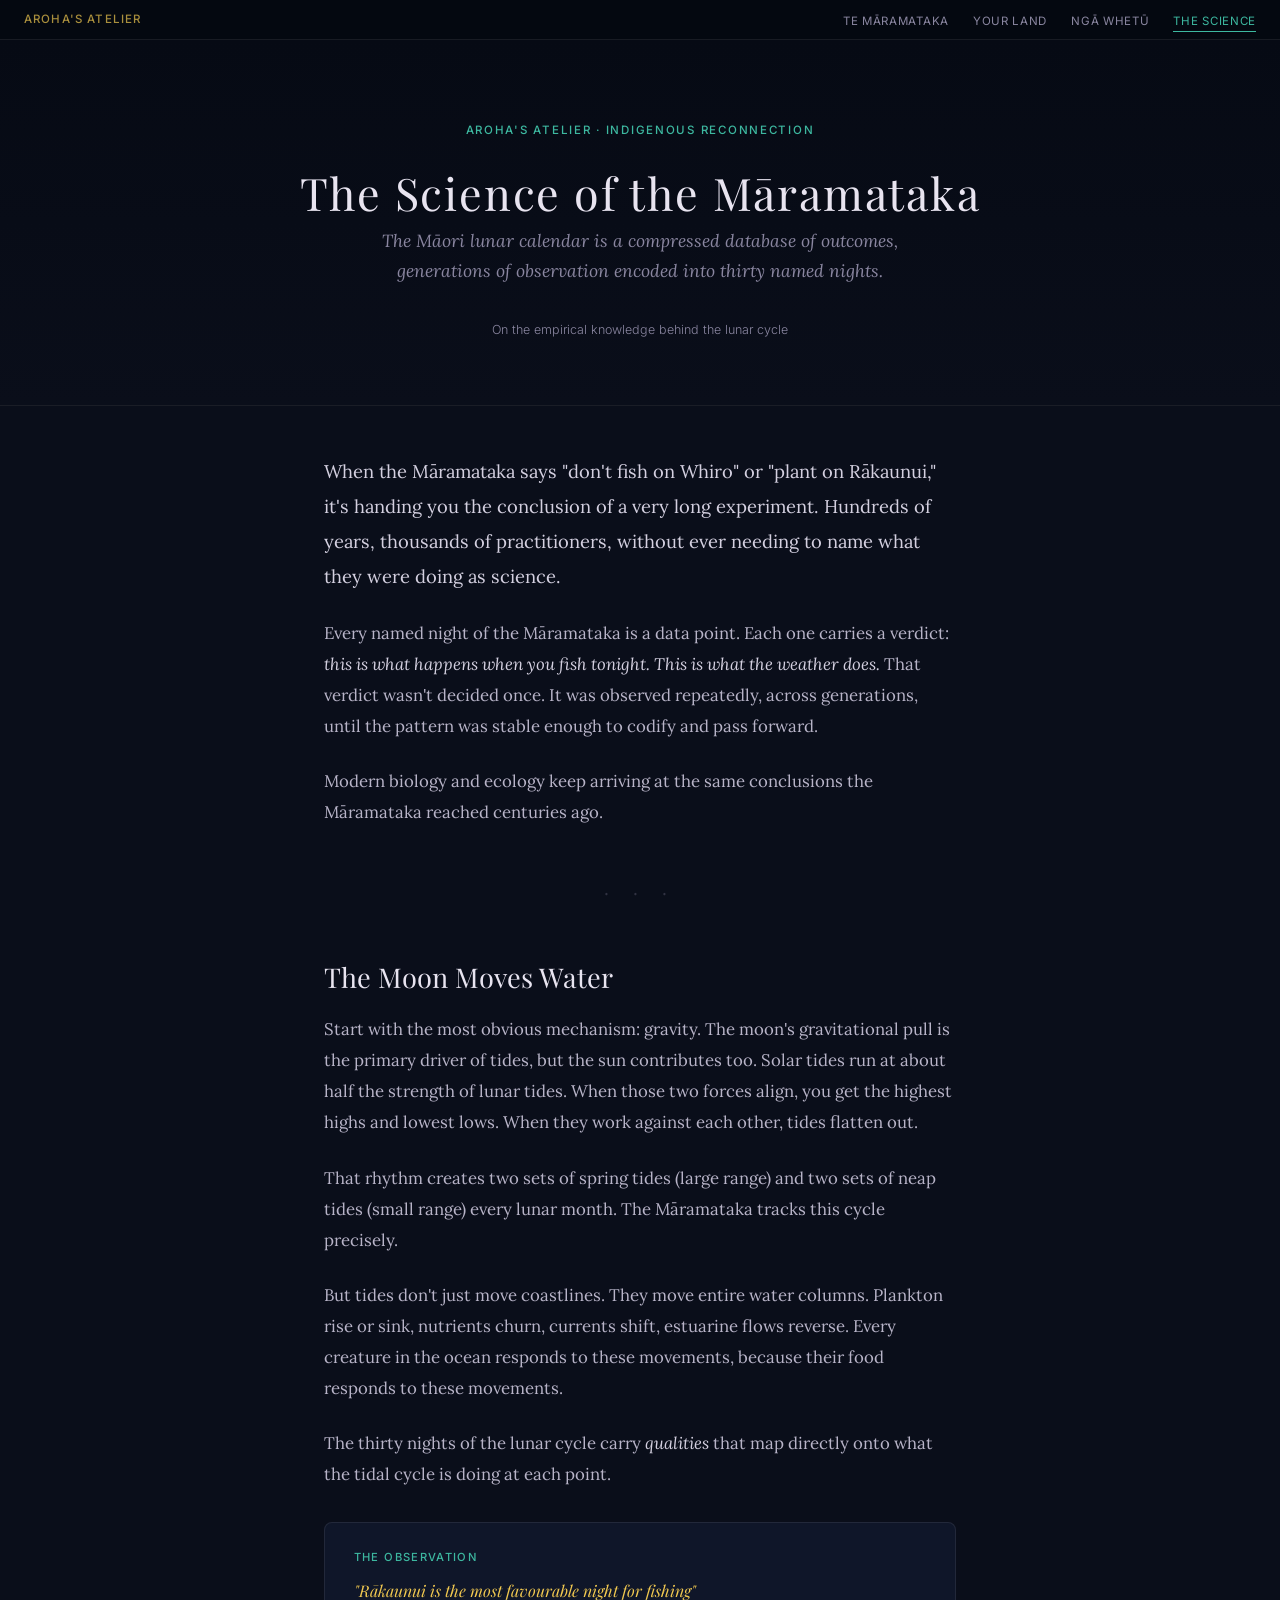
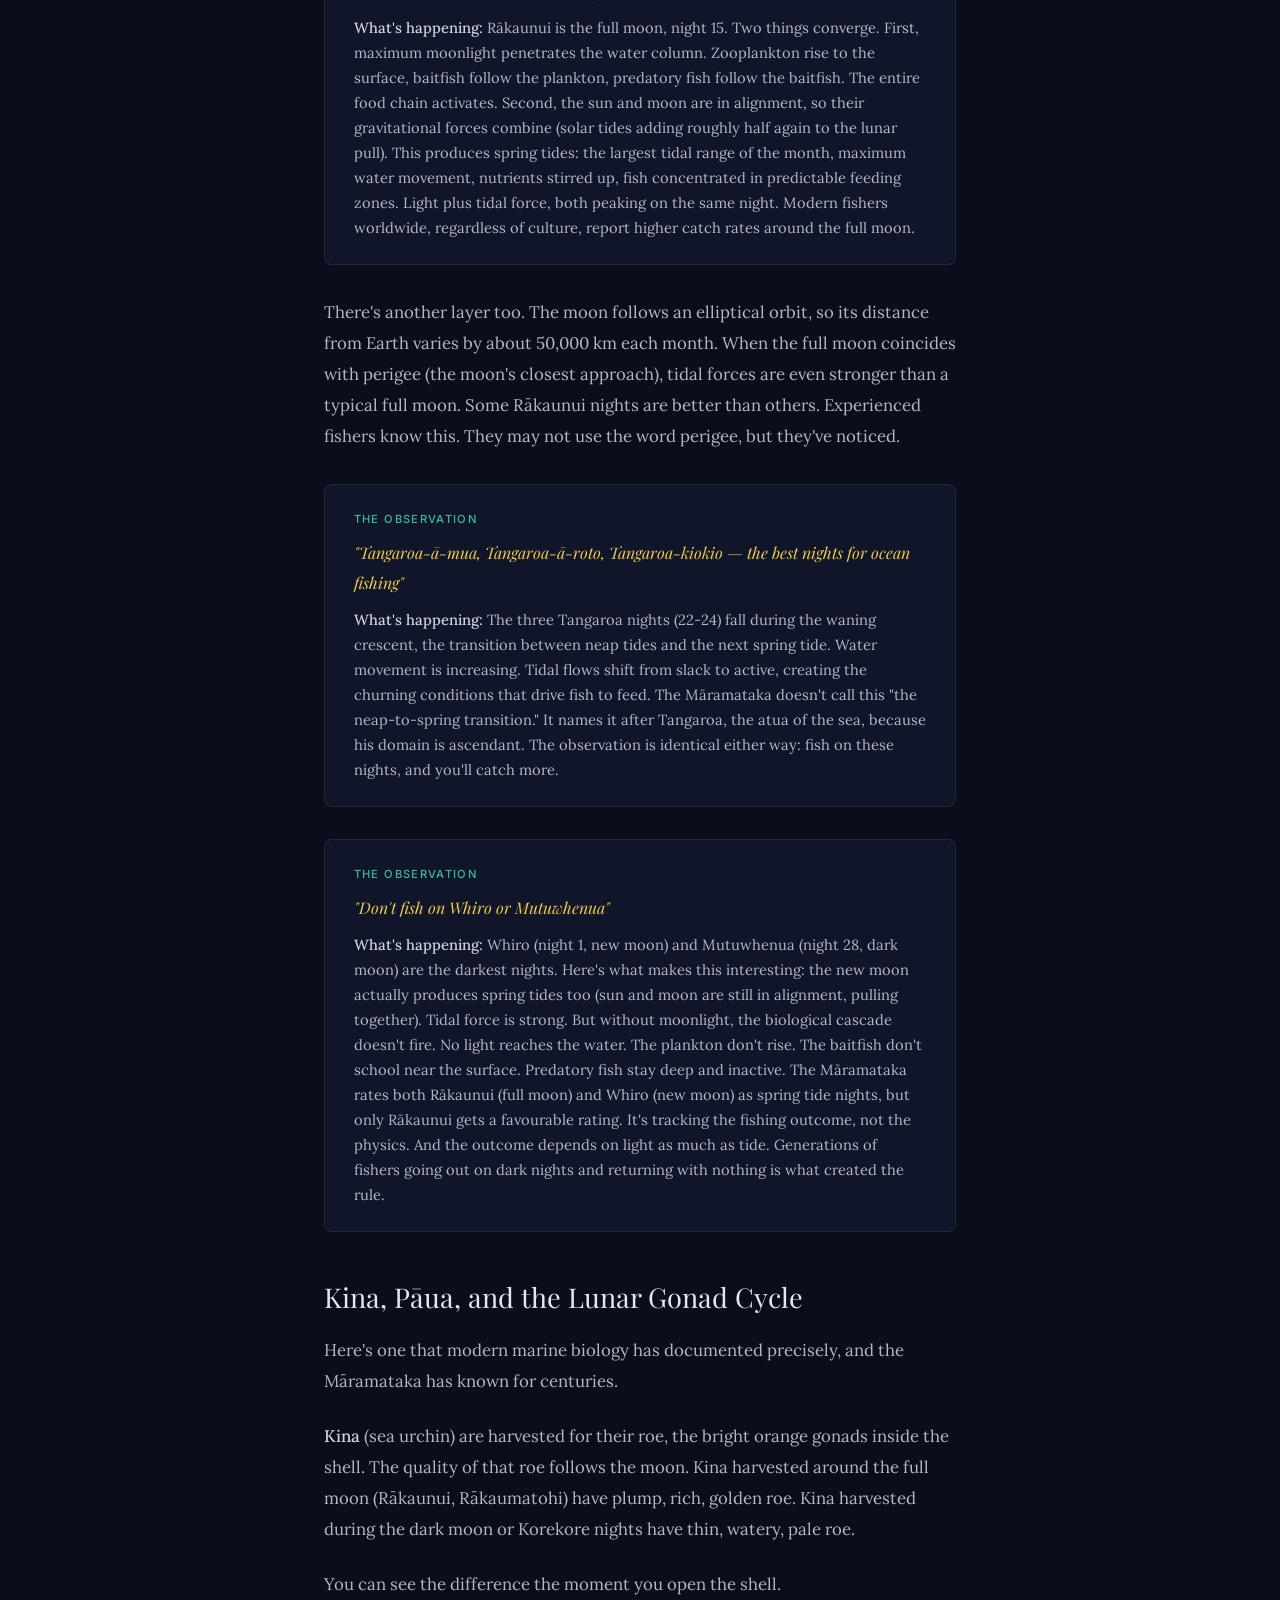
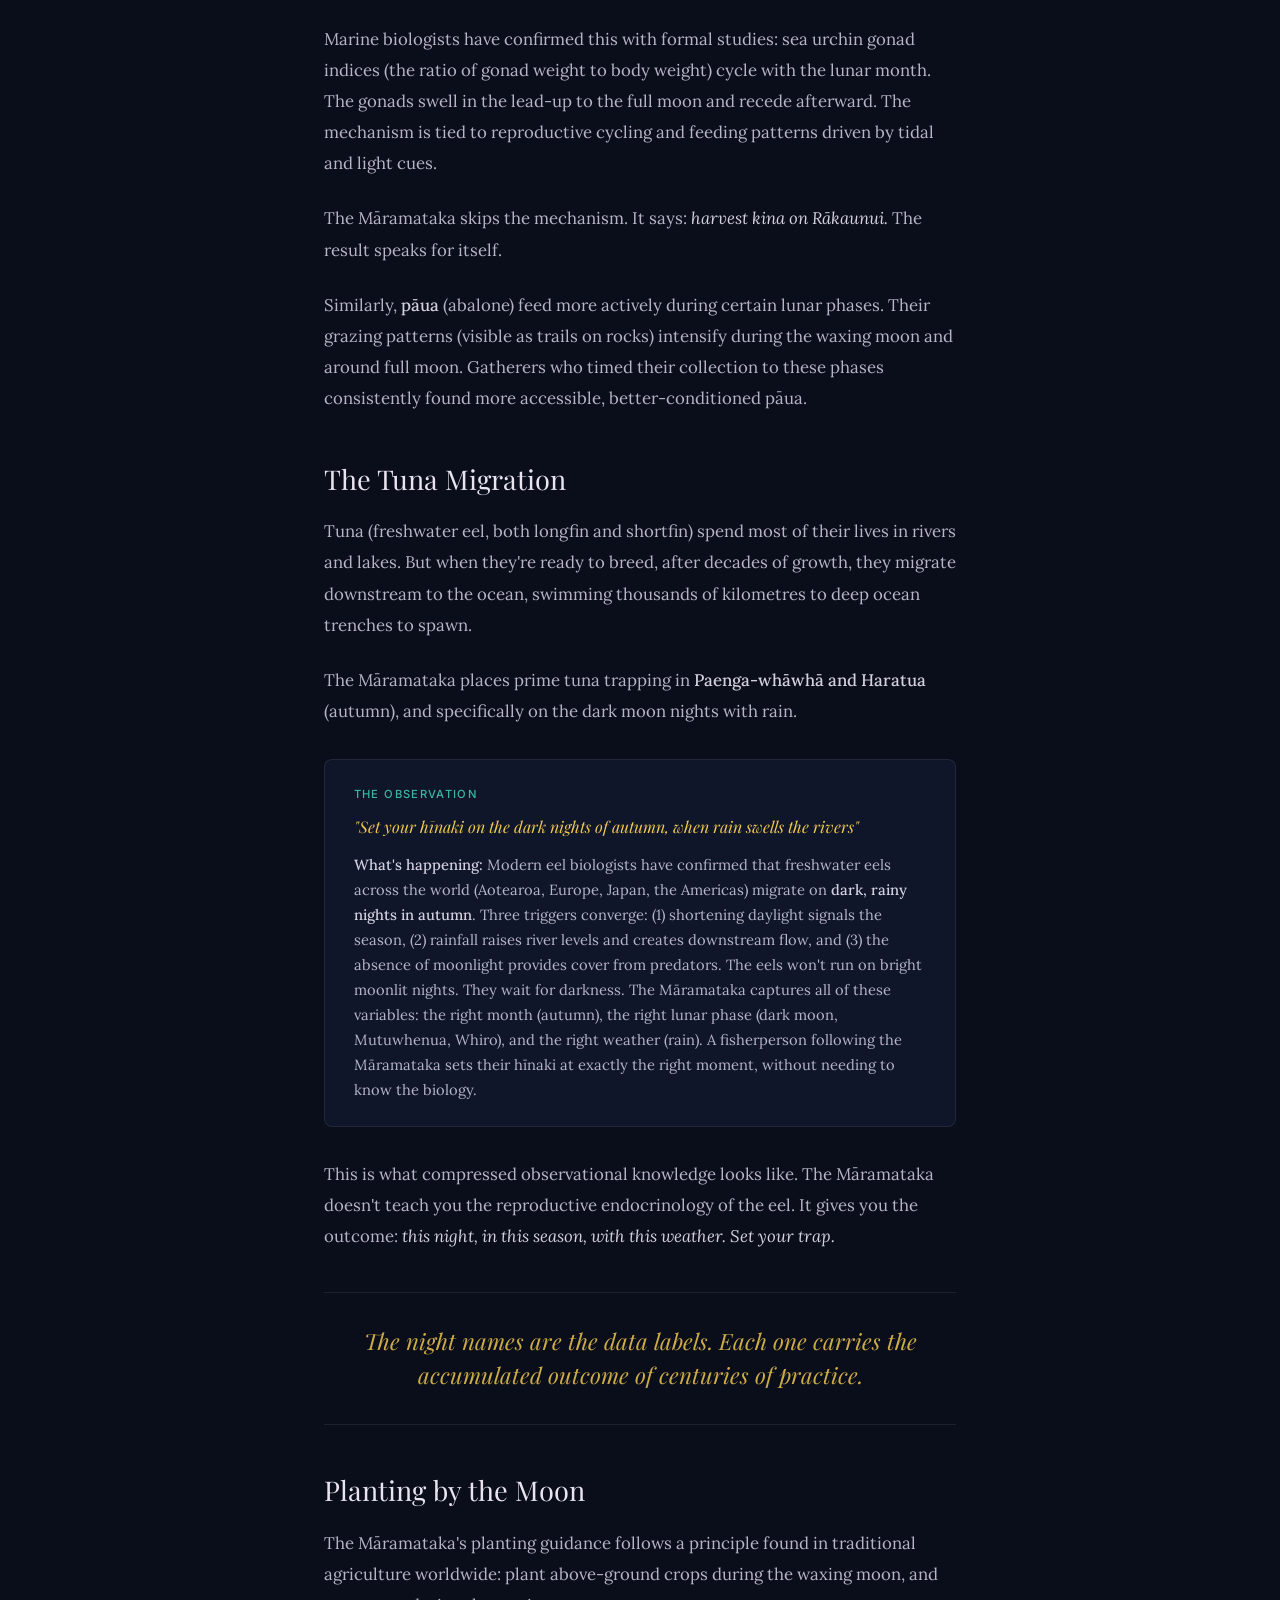
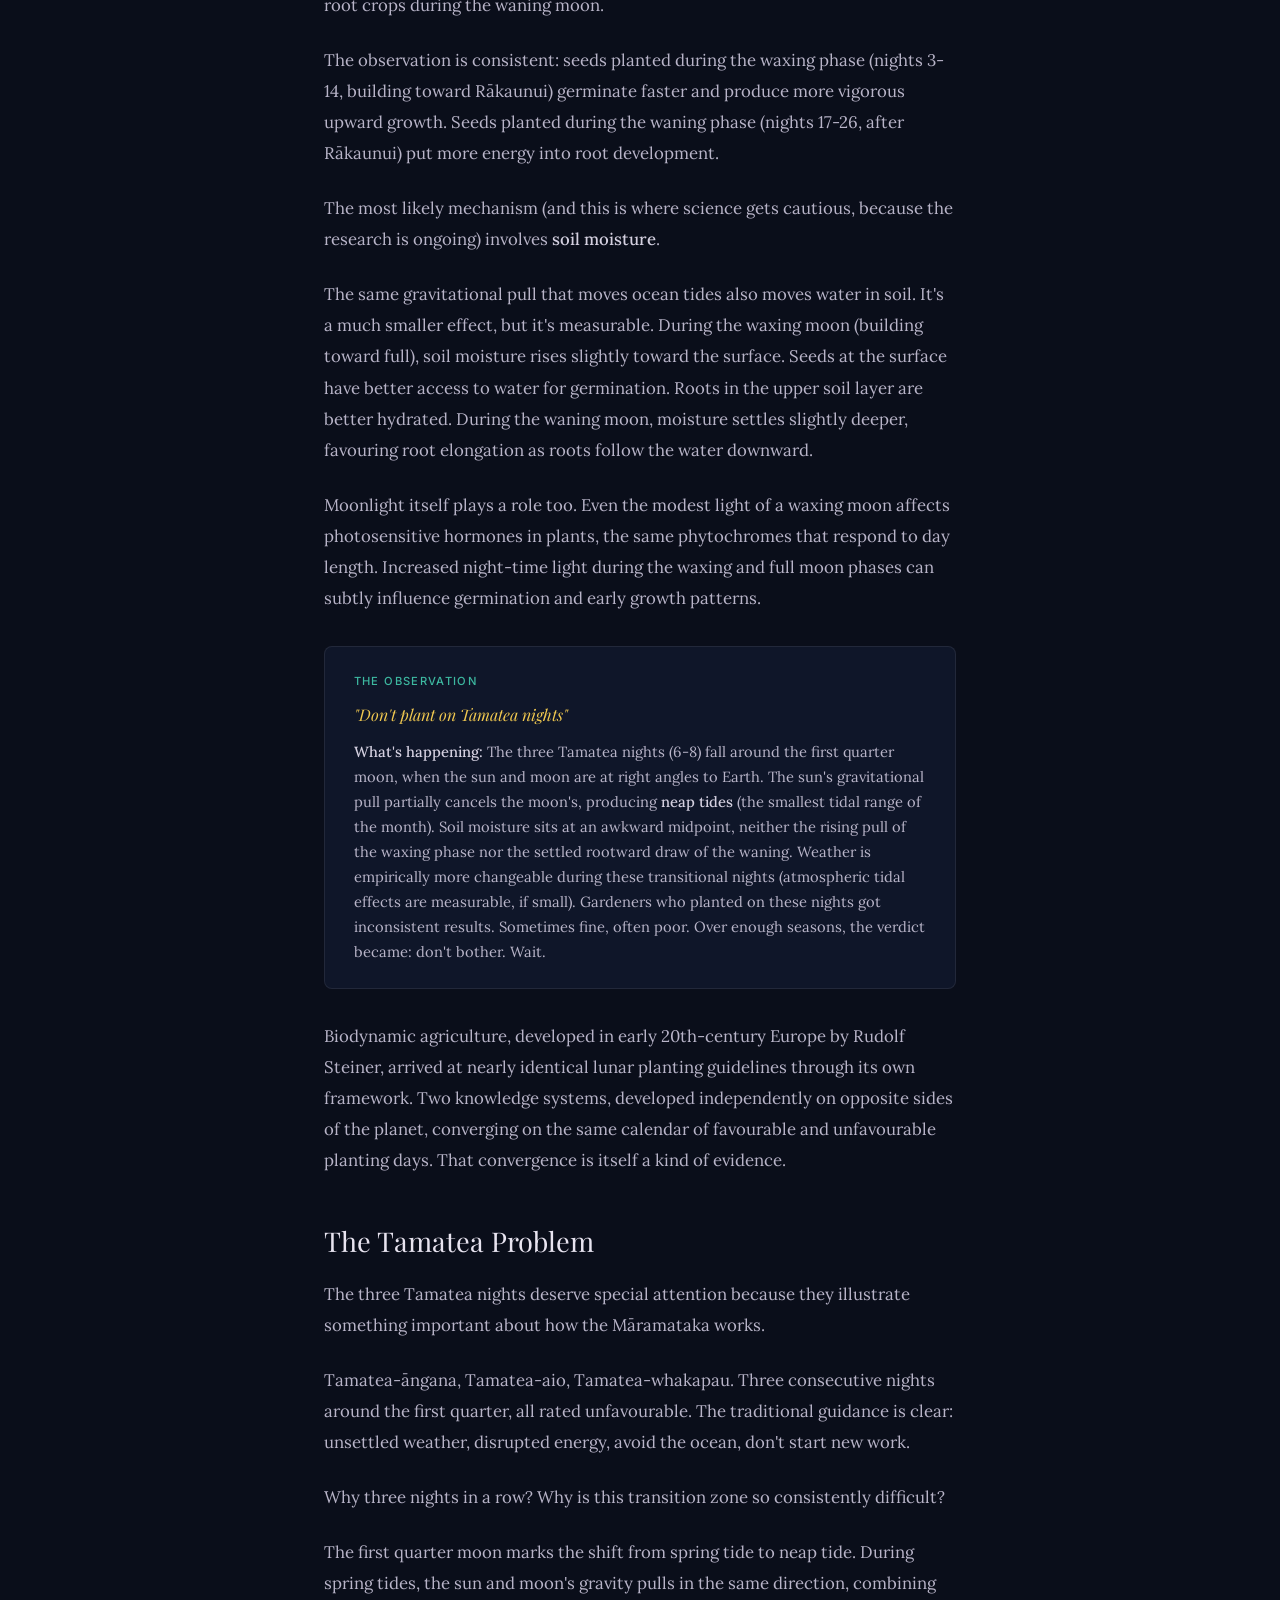
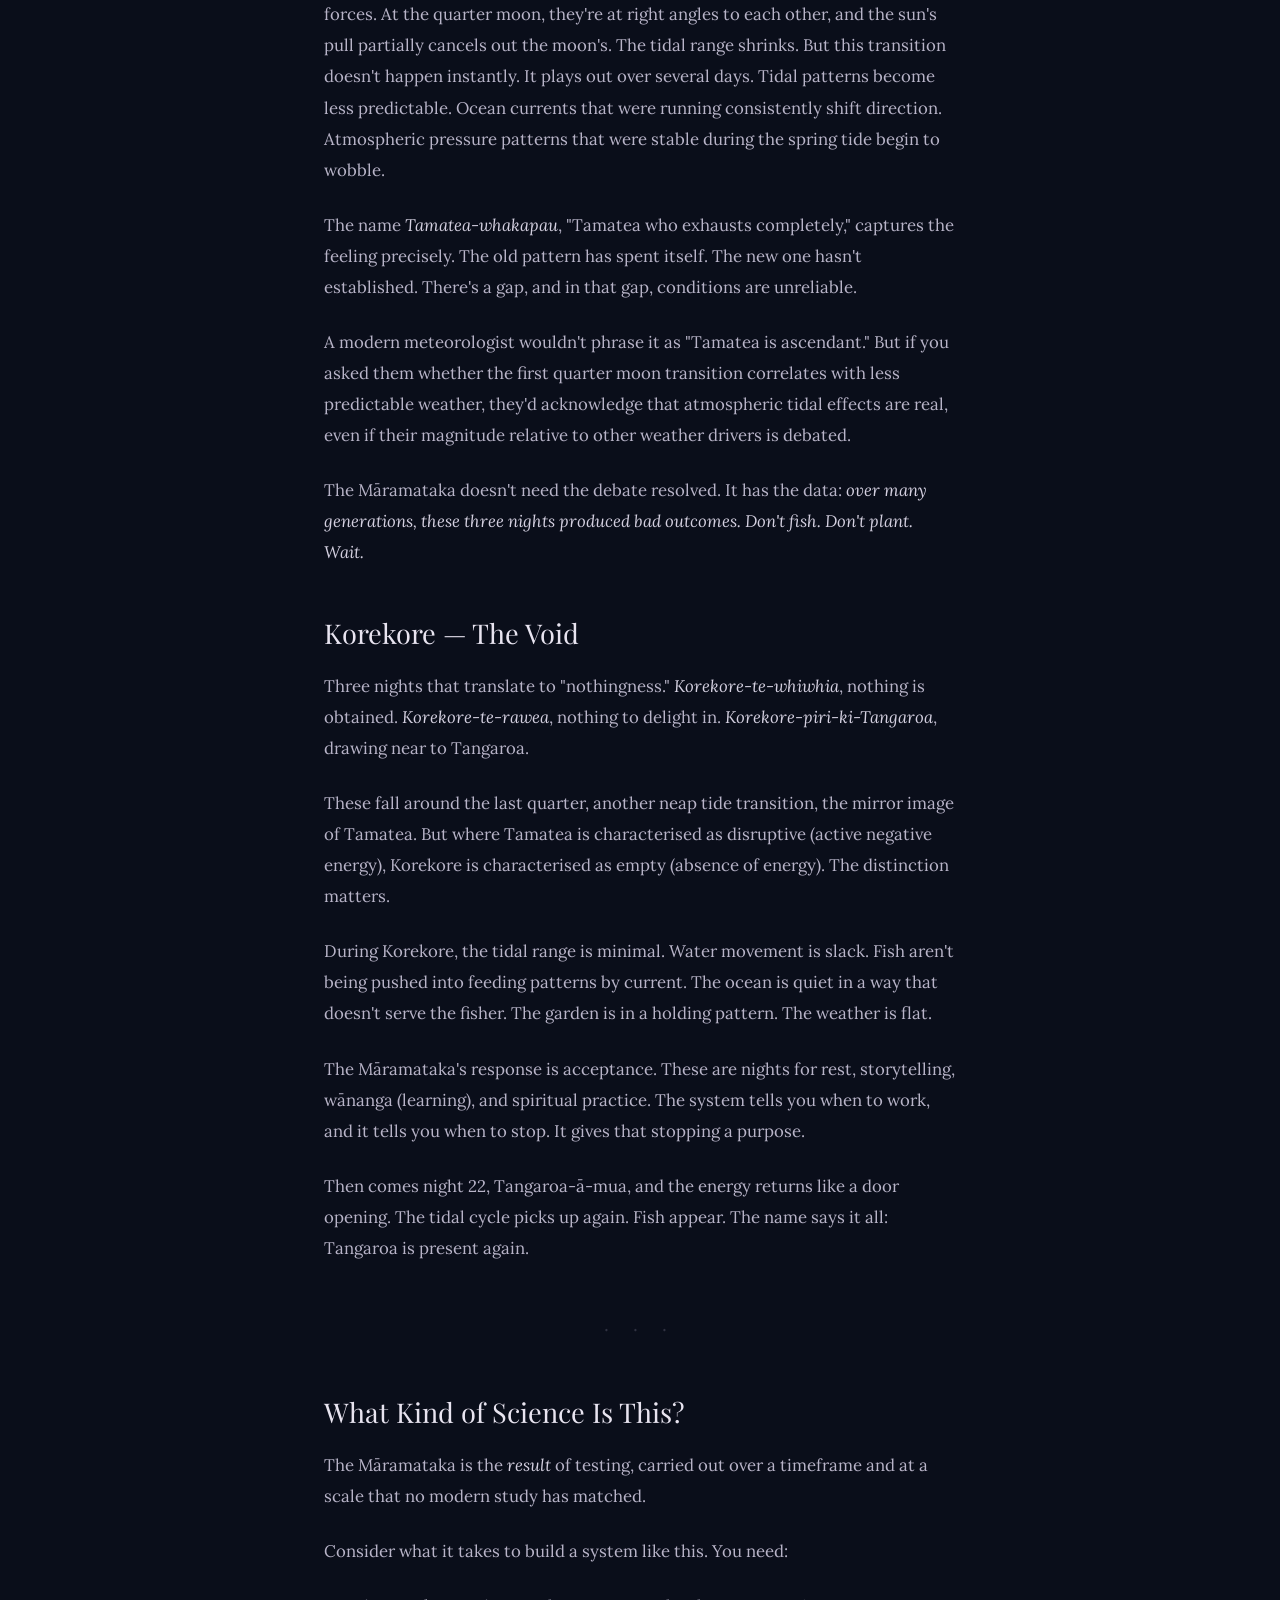
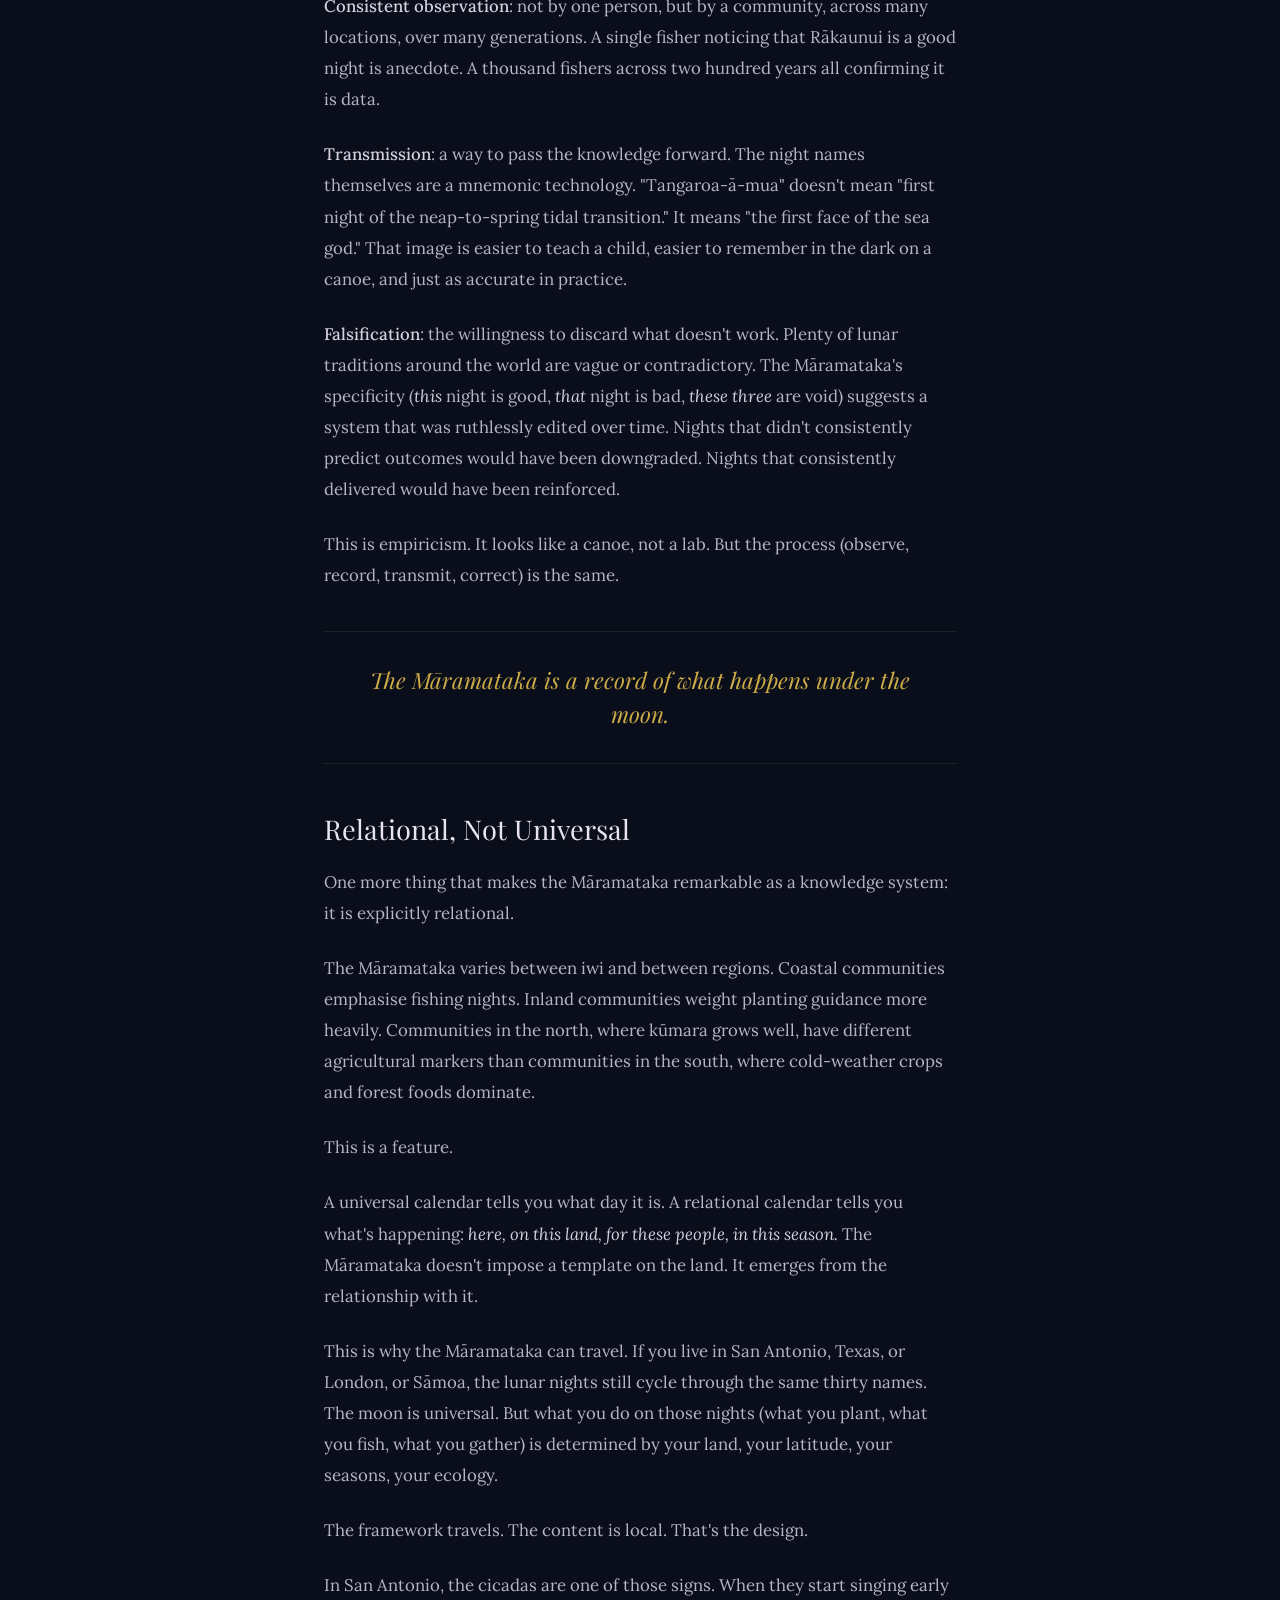
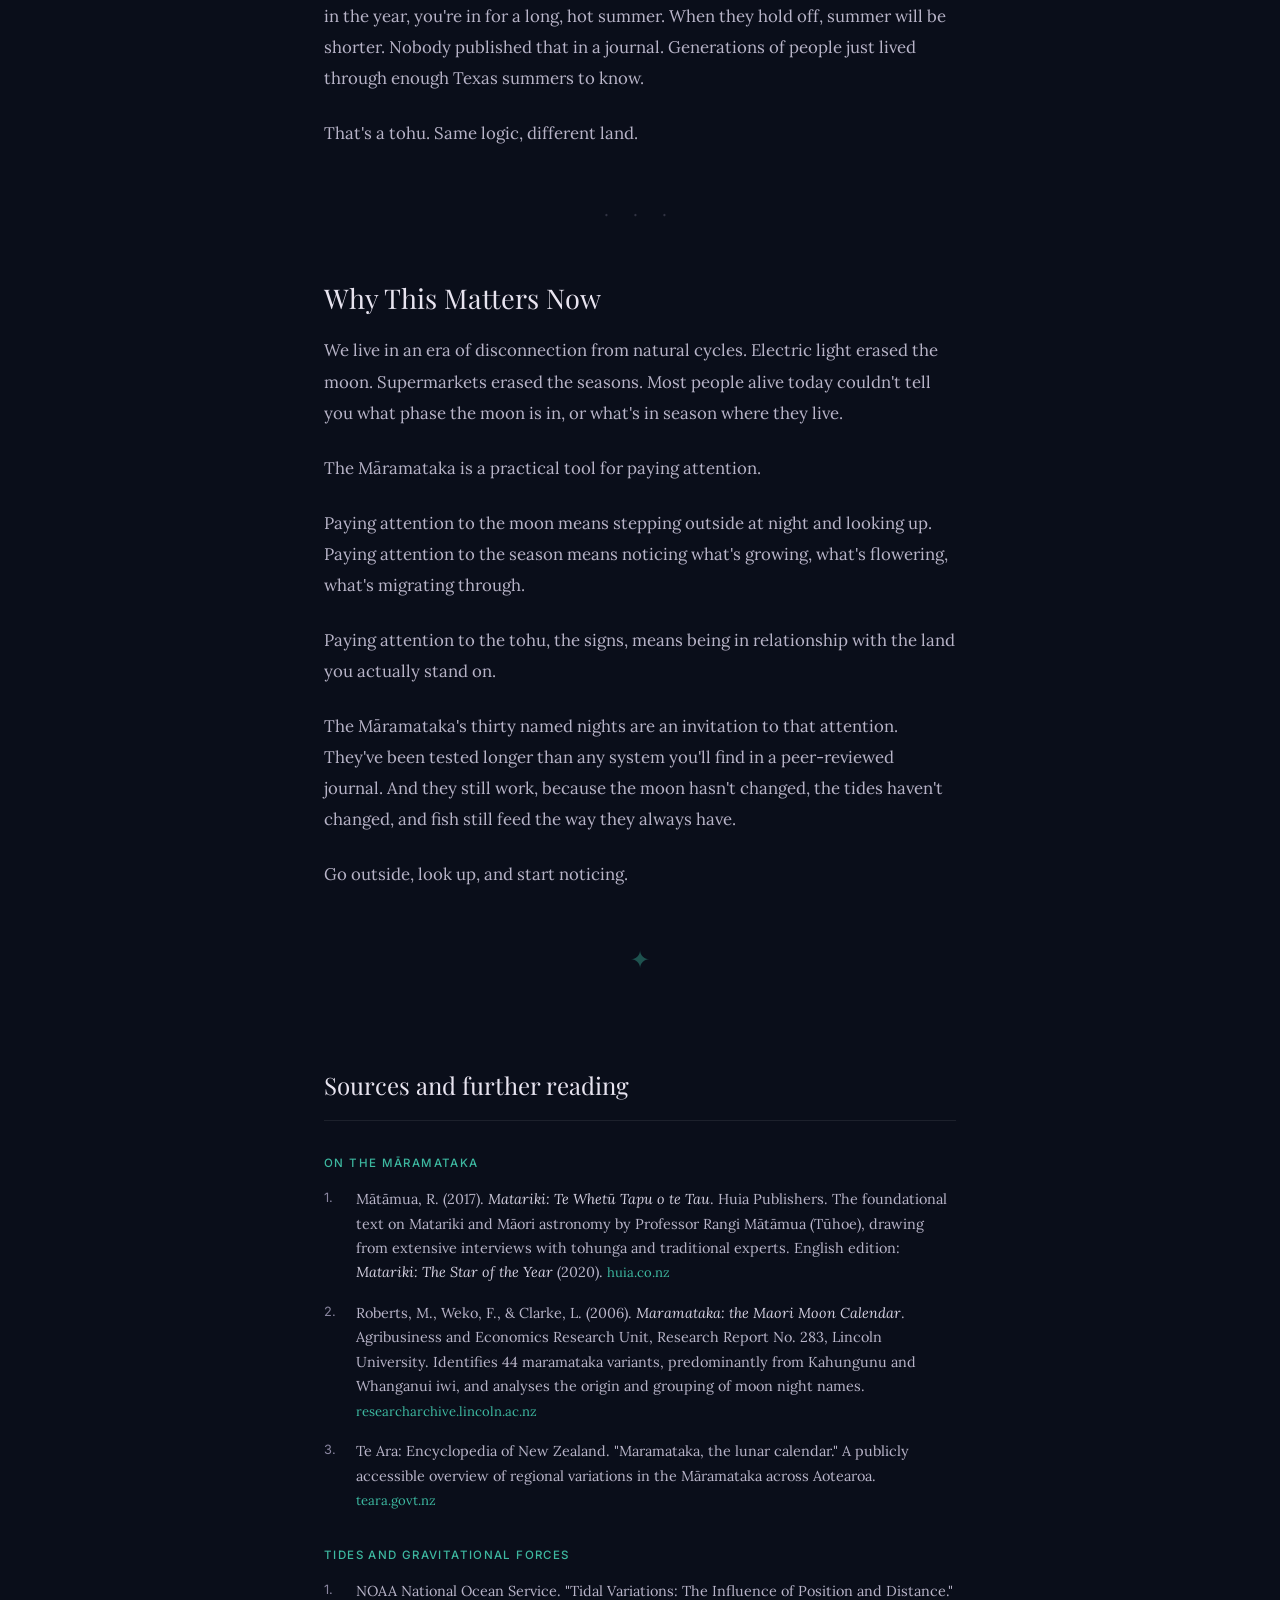
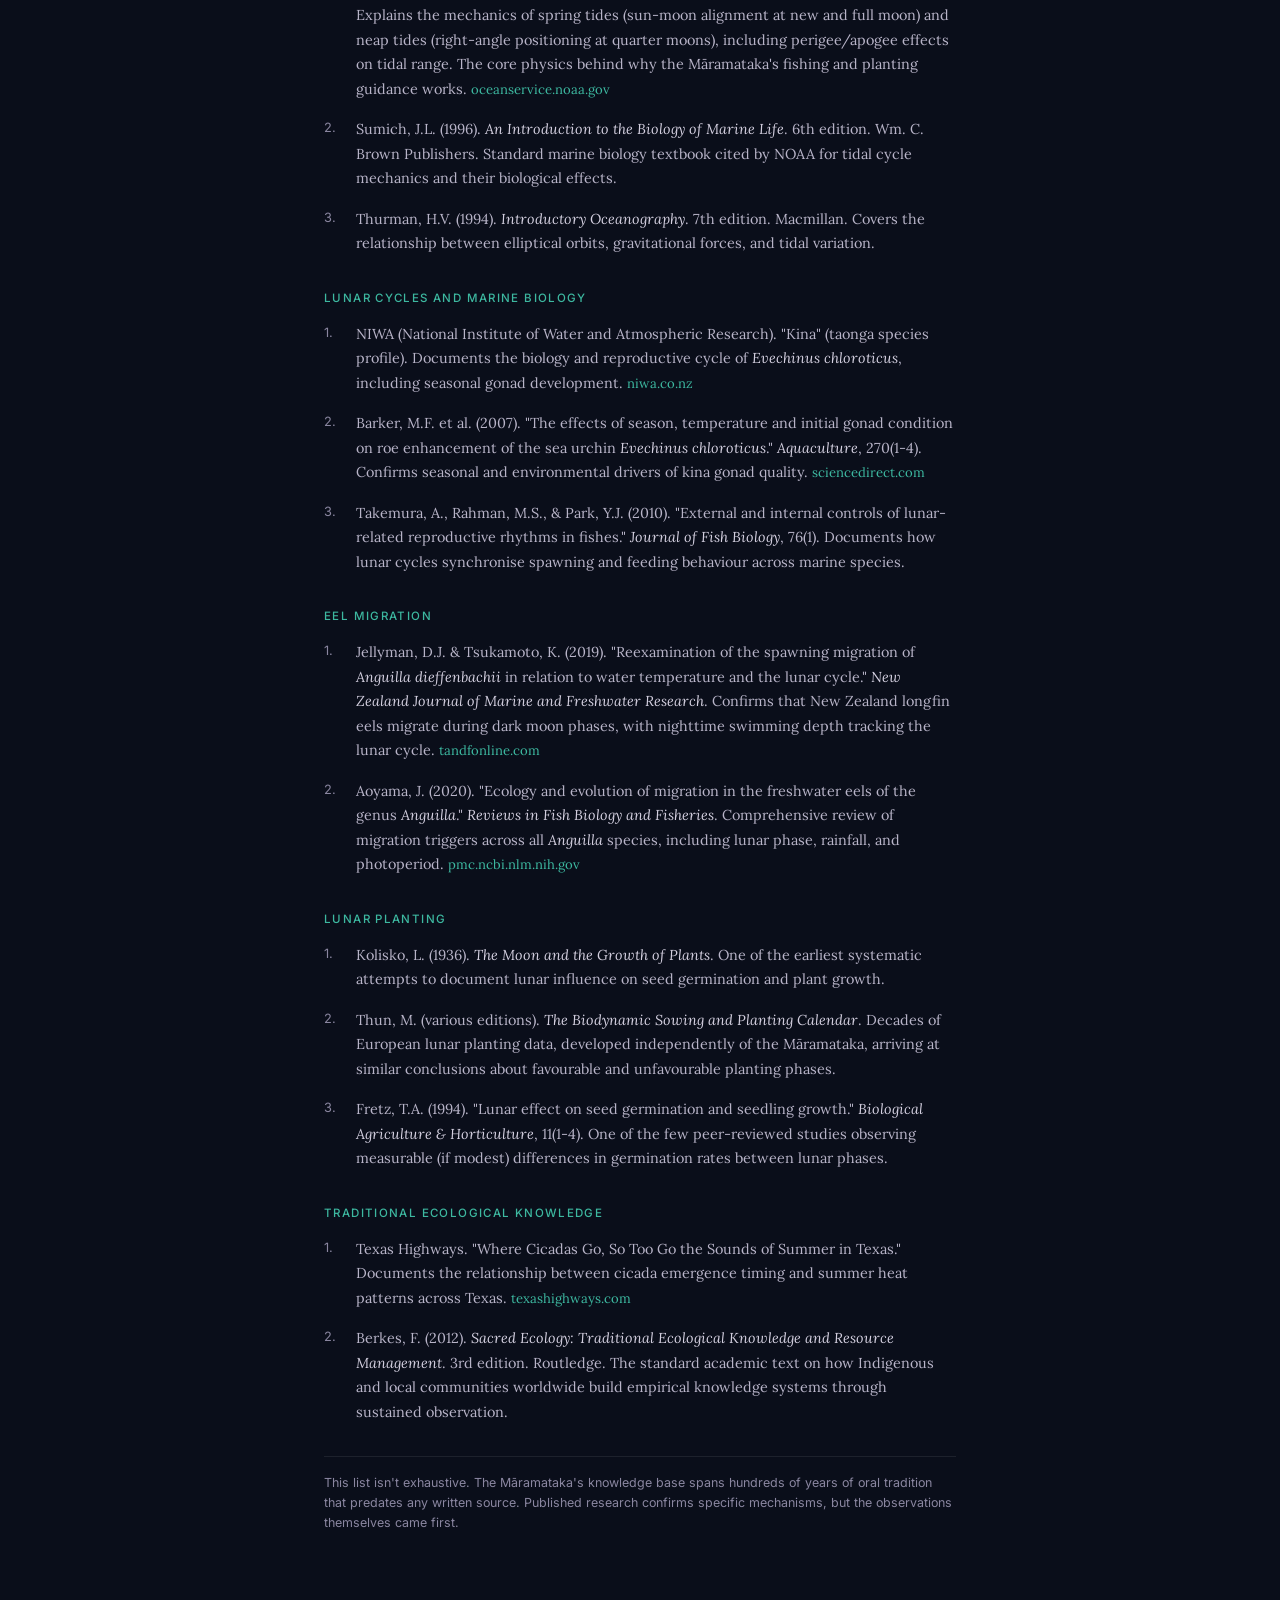
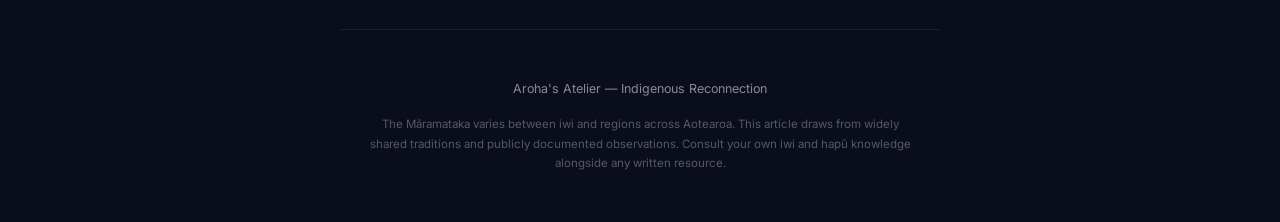
<file: maramataka/the-science-of-the-maramataka.html>
<!DOCTYPE html>
<html lang="en">
<head>
<meta charset="UTF-8">
<meta name="viewport" content="width=device-width, initial-scale=1.0">
<title>The Science of the Māramataka — When Observation Becomes Calendar</title>
<link rel="stylesheet" href="styles.css">
<style>
  body {
    font-family: 'Lora', serif;
    font-weight: 400;
    color: var(--text-body);
    line-height: 1.85;
  }

  .page-header {
    padding: 5rem 2rem 4rem;
  }

  article {
    max-width: 680px;
    margin: 0 auto;
    padding: 3rem 1.5rem 4rem;
  }

  article p {
    margin-bottom: 1.5rem;
    font-size: 1.05rem;
    color: var(--text-body);
  }

  article p.lede {
    font-size: 1.15rem;
    color: var(--text-primary);
    line-height: 1.9;
  }

  article h2 {
    font-family: 'Playfair Display', serif;
    font-size: 1.7rem;
    font-weight: 400;
    color: var(--star-white);
    margin: 3rem 0 1.2rem;
    line-height: 1.3;
  }

  article h3 {
    font-family: 'Playfair Display', serif;
    font-size: 1.2rem;
    font-weight: 400;
    color: var(--star-gold);
    margin: 2.5rem 0 0.8rem;
    font-style: italic;
  }

  article blockquote {
    border-left: 2px solid var(--accent-warm);
    padding: 0.8rem 0 0.8rem 1.5rem;
    margin: 2rem 0;
    font-style: italic;
    color: var(--text-primary);
    font-size: 1.05rem;
  }

  article blockquote cite {
    display: block;
    font-size: 0.82rem;
    color: var(--text-secondary);
    margin-top: 0.5rem;
    font-style: normal;
    font-family: 'Inter', sans-serif;
  }

  article strong {
    color: var(--text-primary);
    font-weight: 500;
  }

  article em {
    color: var(--text-primary);
  }

  .observation-box {
    background: var(--deep-blue);
    border: 1px solid var(--border-subtle);
    border-radius: 8px;
    padding: 1.5rem 1.8rem;
    margin: 2rem 0;
  }

  .observation-box .obs-header {
    font-family: 'Inter', sans-serif;
    font-size: 0.7rem;
    text-transform: uppercase;
    letter-spacing: 0.12em;
    color: var(--accent-teal);
    margin-bottom: 0.5rem;
    font-weight: 500;
  }

  .observation-box .obs-tradition {
    font-size: 1rem;
    color: var(--star-gold);
    font-style: italic;
    margin-bottom: 0.6rem;
    font-family: 'Playfair Display', serif;
  }

  .observation-box .obs-science {
    font-size: 0.92rem;
    color: var(--text-body);
    line-height: 1.7;
  }

  .observation-box .obs-science strong {
    color: var(--text-primary);
    font-weight: 500;
  }

  .lunar-diagram {
    background: radial-gradient(ellipse at center, #0d1225 0%, #060a14 100%);
    border: 1px solid var(--border-subtle);
    border-radius: 8px;
    padding: 2rem;
    margin: 2.5rem 0;
    text-align: center;
  }

  .lunar-diagram svg {
    max-width: 100%;
    display: block;
    margin: 0 auto;
  }

  .lunar-diagram .diagram-caption {
    font-family: 'Inter', sans-serif;
    font-size: 0.78rem;
    color: var(--text-secondary);
    margin-top: 1rem;
    line-height: 1.5;
  }

  .separator {
    text-align: center;
    margin: 3rem 0;
    color: var(--text-secondary);
    font-size: 1.2rem;
    letter-spacing: 0.5em;
    opacity: 0.3;
  }

  .pullquote {
    text-align: center;
    padding: 2rem 1rem;
    margin: 2.5rem 0;
    border-top: 1px solid var(--border-subtle);
    border-bottom: 1px solid var(--border-subtle);
  }

  .pullquote p {
    font-family: 'Playfair Display', serif;
    font-size: 1.4rem;
    font-style: italic;
    color: var(--star-gold);
    line-height: 1.5;
    margin-bottom: 0;
    opacity: 0.85;
  }

  .end-mark {
    text-align: center;
    margin: 3rem 0 1rem;
    font-size: 1.5rem;
    color: var(--accent-teal);
    opacity: 0.4;
  }

  .references {
    max-width: 680px;
    margin: 0 auto;
    padding: 0 1.5rem 4rem;
  }

  .references h2 {
    font-family: 'Playfair Display', serif;
    font-size: 1.5rem;
    font-weight: 400;
    color: var(--star-white);
    margin-bottom: 1.5rem;
    padding-bottom: 0.8rem;
    border-bottom: 1px solid var(--border-subtle);
  }

  .references h3 {
    font-family: 'Inter', sans-serif;
    font-size: 0.72rem;
    text-transform: uppercase;
    letter-spacing: 0.12em;
    color: var(--accent-teal);
    margin: 2rem 0 0.8rem;
    font-weight: 500;
  }

  .references ol {
    list-style: none;
    counter-reset: ref-counter;
    padding: 0;
    margin: 0;
  }

  .references ol li {
    counter-increment: ref-counter;
    font-family: 'Lora', serif;
    font-size: 0.9rem;
    color: var(--text-body);
    line-height: 1.7;
    margin-bottom: 1rem;
    padding-left: 2rem;
    position: relative;
  }

  .references ol li::before {
    content: counter(ref-counter) ".";
    position: absolute;
    left: 0;
    color: var(--text-secondary);
    font-family: 'Inter', sans-serif;
    font-size: 0.8rem;
  }

  .references ol li em {
    color: var(--text-primary);
  }

  .references ol li a {
    color: var(--accent-teal);
    text-decoration: none;
    font-size: 0.82rem;
  }

  .references ol li a:hover {
    text-decoration: underline;
  }

  .references .ref-note {
    font-family: 'Inter', sans-serif;
    font-size: 0.78rem;
    color: var(--text-secondary);
    line-height: 1.6;
    margin-top: 2rem;
    padding-top: 1rem;
    border-top: 1px solid var(--border-subtle);
  }

  @media (max-width: 600px) {
    article { padding: 2rem 1.2rem; }
    article p { font-size: 0.98rem; }
    .pullquote p { font-size: 1.15rem; }
    .references { padding: 0 1.2rem 3rem; }
  }
</style>
</head>
<body>

<nav class="site-nav">
  <a href="index.html" class="brand">Aroha's Atelier</a>
  <ul class="nav-links">
    <li><a href="maramataka.html">Te Māramataka</a></li>
    <li><a href="maramataka-local.html">Your Land</a></li>
    <li><a href="star-journey.html">Ngā Whetū</a></li>
    <li><a href="the-science-of-the-maramataka.html" class="active">The Science</a></li>
  </ul>
</nav>

<header class="page-header">
  <p class="hero-label">Aroha's Atelier · Indigenous Reconnection</p>
  <h1>The Science of the Māramataka</h1>
  <p class="deck">The Māori lunar calendar is a compressed database of outcomes, generations of observation encoded into thirty named nights.</p>
  <p class="byline">On the empirical knowledge behind the lunar cycle</p>
</header>

<article>

<p class="lede">When the Māramataka says "don't fish on Whiro" or "plant on Rākaunui," it's handing you the conclusion of a very long experiment. Hundreds of years, thousands of practitioners, without ever needing to name what they were doing as science.</p>

<p>Every named night of the Māramataka is a data point. Each one carries a verdict: <em>this is what happens when you fish tonight. This is what the weather does.</em> That verdict wasn't decided once. It was observed repeatedly, across generations, until the pattern was stable enough to codify and pass forward.</p>

<p>Modern biology and ecology keep arriving at the same conclusions the Māramataka reached centuries ago.</p>

<div class="separator">· · ·</div>

<h2>The Moon Moves Water</h2>

<p>Start with the most obvious mechanism: gravity. The moon's gravitational pull is the primary driver of tides, but the sun contributes too. Solar tides run at about half the strength of lunar tides. When those two forces align, you get the highest highs and lowest lows. When they work against each other, tides flatten out.</p>

<p>That rhythm creates two sets of spring tides (large range) and two sets of neap tides (small range) every lunar month. The Māramataka tracks this cycle precisely.</p>

<p>But tides don't just move coastlines. They move entire water columns. Plankton rise or sink, nutrients churn, currents shift, estuarine flows reverse. Every creature in the ocean responds to these movements, because their food responds to these movements.</p>

<p>The thirty nights of the lunar cycle carry <em>qualities</em> that map directly onto what the tidal cycle is doing at each point.</p>

<div class="observation-box">
  <div class="obs-header">The Observation</div>
  <div class="obs-tradition">"Rākaunui is the most favourable night for fishing"</div>
  <div class="obs-science"><strong>What's happening:</strong> Rākaunui is the full moon, night 15. Two things converge. First, maximum moonlight penetrates the water column. Zooplankton rise to the surface, baitfish follow the plankton, predatory fish follow the baitfish. The entire food chain activates. Second, the sun and moon are in alignment, so their gravitational forces combine (solar tides adding roughly half again to the lunar pull). This produces spring tides: the largest tidal range of the month, maximum water movement, nutrients stirred up, fish concentrated in predictable feeding zones. Light plus tidal force, both peaking on the same night. Modern fishers worldwide, regardless of culture, report higher catch rates around the full moon.</div>
</div>

<p>There's another layer too. The moon follows an elliptical orbit, so its distance from Earth varies by about 50,000 km each month. When the full moon coincides with perigee (the moon's closest approach), tidal forces are even stronger than a typical full moon. Some Rākaunui nights are better than others. Experienced fishers know this. They may not use the word perigee, but they've noticed.</p>

<div class="observation-box">
  <div class="obs-header">The Observation</div>
  <div class="obs-tradition">"Tangaroa-ā-mua, Tangaroa-ā-roto, Tangaroa-kiokio — the best nights for ocean fishing"</div>
  <div class="obs-science"><strong>What's happening:</strong> The three Tangaroa nights (22-24) fall during the waning crescent, the transition between neap tides and the next spring tide. Water movement is increasing. Tidal flows shift from slack to active, creating the churning conditions that drive fish to feed. The Māramataka doesn't call this "the neap-to-spring transition." It names it after Tangaroa, the atua of the sea, because his domain is ascendant. The observation is identical either way: fish on these nights, and you'll catch more.</div>
</div>

<div class="observation-box">
  <div class="obs-header">The Observation</div>
  <div class="obs-tradition">"Don't fish on Whiro or Mutuwhenua"</div>
  <div class="obs-science"><strong>What's happening:</strong> Whiro (night 1, new moon) and Mutuwhenua (night 28, dark moon) are the darkest nights. Here's what makes this interesting: the new moon actually produces spring tides too (sun and moon are still in alignment, pulling together). Tidal force is strong. But without moonlight, the biological cascade doesn't fire. No light reaches the water. The plankton don't rise. The baitfish don't school near the surface. Predatory fish stay deep and inactive. The Māramataka rates both Rākaunui (full moon) and Whiro (new moon) as spring tide nights, but only Rākaunui gets a favourable rating. It's tracking the fishing outcome, not the physics. And the outcome depends on light as much as tide. Generations of fishers going out on dark nights and returning with nothing is what created the rule.</div>
</div>

<h2>Kina, Pāua, and the Lunar Gonad Cycle</h2>

<p>Here's one that modern marine biology has documented precisely, and the Māramataka has known for centuries.</p>

<p><strong>Kina</strong> (sea urchin) are harvested for their roe, the bright orange gonads inside the shell. The quality of that roe follows the moon. Kina harvested around the full moon (Rākaunui, Rākaumatohi) have plump, rich, golden roe. Kina harvested during the dark moon or Korekore nights have thin, watery, pale roe.</p>

<p>You can see the difference the moment you open the shell.</p>

<p>Marine biologists have confirmed this with formal studies: sea urchin gonad indices (the ratio of gonad weight to body weight) cycle with the lunar month. The gonads swell in the lead-up to the full moon and recede afterward. The mechanism is tied to reproductive cycling and feeding patterns driven by tidal and light cues.</p>

<p>The Māramataka skips the mechanism. It says: <em>harvest kina on Rākaunui.</em> The result speaks for itself.</p>

<p>Similarly, <strong>pāua</strong> (abalone) feed more actively during certain lunar phases. Their grazing patterns (visible as trails on rocks) intensify during the waxing moon and around full moon. Gatherers who timed their collection to these phases consistently found more accessible, better-conditioned pāua.</p>

<h2>The Tuna Migration</h2>

<p>Tuna (freshwater eel, both longfin and shortfin) spend most of their lives in rivers and lakes. But when they're ready to breed, after decades of growth, they migrate downstream to the ocean, swimming thousands of kilometres to deep ocean trenches to spawn.</p>

<p>The Māramataka places prime tuna trapping in <strong>Paenga-whāwhā and Haratua</strong> (autumn), and specifically on the dark moon nights with rain.</p>

<div class="observation-box">
  <div class="obs-header">The Observation</div>
  <div class="obs-tradition">"Set your hīnaki on the dark nights of autumn, when rain swells the rivers"</div>
  <div class="obs-science"><strong>What's happening:</strong> Modern eel biologists have confirmed that freshwater eels across the world (Aotearoa, Europe, Japan, the Americas) migrate on <strong>dark, rainy nights in autumn</strong>. Three triggers converge: (1) shortening daylight signals the season, (2) rainfall raises river levels and creates downstream flow, and (3) the absence of moonlight provides cover from predators. The eels won't run on bright moonlit nights. They wait for darkness. The Māramataka captures all of these variables: the right month (autumn), the right lunar phase (dark moon, Mutuwhenua, Whiro), and the right weather (rain). A fisherperson following the Māramataka sets their hīnaki at exactly the right moment, without needing to know the biology.</div>
</div>

<p>This is what compressed observational knowledge looks like. The Māramataka doesn't teach you the reproductive endocrinology of the eel. It gives you the outcome: <em>this night, in this season, with this weather. Set your trap.</em></p>

<div class="pullquote">
  <p>The night names are the data labels. Each one carries the accumulated outcome of centuries of practice.</p>
</div>

<h2>Planting by the Moon</h2>

<p>The Māramataka's planting guidance follows a principle found in traditional agriculture worldwide: plant above-ground crops during the waxing moon, and root crops during the waning moon.</p>

<p>The observation is consistent: seeds planted during the waxing phase (nights 3-14, building toward Rākaunui) germinate faster and produce more vigorous upward growth. Seeds planted during the waning phase (nights 17-26, after Rākaunui) put more energy into root development.</p>

<p>The most likely mechanism (and this is where science gets cautious, because the research is ongoing) involves <strong>soil moisture</strong>.</p>

<p>The same gravitational pull that moves ocean tides also moves water in soil. It's a much smaller effect, but it's measurable. During the waxing moon (building toward full), soil moisture rises slightly toward the surface. Seeds at the surface have better access to water for germination. Roots in the upper soil layer are better hydrated. During the waning moon, moisture settles slightly deeper, favouring root elongation as roots follow the water downward.</p>

<p>Moonlight itself plays a role too. Even the modest light of a waxing moon affects photosensitive hormones in plants, the same phytochromes that respond to day length. Increased night-time light during the waxing and full moon phases can subtly influence germination and early growth patterns.</p>

<div class="observation-box">
  <div class="obs-header">The Observation</div>
  <div class="obs-tradition">"Don't plant on Tamatea nights"</div>
  <div class="obs-science"><strong>What's happening:</strong> The three Tamatea nights (6-8) fall around the first quarter moon, when the sun and moon are at right angles to Earth. The sun's gravitational pull partially cancels the moon's, producing <strong>neap tides</strong> (the smallest tidal range of the month). Soil moisture sits at an awkward midpoint, neither the rising pull of the waxing phase nor the settled rootward draw of the waning. Weather is empirically more changeable during these transitional nights (atmospheric tidal effects are measurable, if small). Gardeners who planted on these nights got inconsistent results. Sometimes fine, often poor. Over enough seasons, the verdict became: don't bother. Wait.</div>
</div>

<p>Biodynamic agriculture, developed in early 20th-century Europe by Rudolf Steiner, arrived at nearly identical lunar planting guidelines through its own framework. Two knowledge systems, developed independently on opposite sides of the planet, converging on the same calendar of favourable and unfavourable planting days. That convergence is itself a kind of evidence.</p>

<h2>The Tamatea Problem</h2>

<p>The three Tamatea nights deserve special attention because they illustrate something important about how the Māramataka works.</p>

<p>Tamatea-āngana, Tamatea-aio, Tamatea-whakapau. Three consecutive nights around the first quarter, all rated unfavourable. The traditional guidance is clear: unsettled weather, disrupted energy, avoid the ocean, don't start new work.</p>

<p>Why three nights in a row? Why is this transition zone so consistently difficult?</p>

<p>The first quarter moon marks the shift from spring tide to neap tide. During spring tides, the sun and moon's gravity pulls in the same direction, combining forces. At the quarter moon, they're at right angles to each other, and the sun's pull partially cancels out the moon's. The tidal range shrinks. But this transition doesn't happen instantly. It plays out over several days. Tidal patterns become less predictable. Ocean currents that were running consistently shift direction. Atmospheric pressure patterns that were stable during the spring tide begin to wobble.</p>

<p>The name <em>Tamatea-whakapau</em>, "Tamatea who exhausts completely," captures the feeling precisely. The old pattern has spent itself. The new one hasn't established. There's a gap, and in that gap, conditions are unreliable.</p>

<p>A modern meteorologist wouldn't phrase it as "Tamatea is ascendant." But if you asked them whether the first quarter moon transition correlates with less predictable weather, they'd acknowledge that atmospheric tidal effects are real, even if their magnitude relative to other weather drivers is debated.</p>

<p>The Māramataka doesn't need the debate resolved. It has the data: <em>over many generations, these three nights produced bad outcomes. Don't fish. Don't plant. Wait.</em></p>

<h2>Korekore — The Void</h2>

<p>Three nights that translate to "nothingness." <em>Korekore-te-whiwhia</em>, nothing is obtained. <em>Korekore-te-rawea</em>, nothing to delight in. <em>Korekore-piri-ki-Tangaroa</em>, drawing near to Tangaroa.</p>

<p>These fall around the last quarter, another neap tide transition, the mirror image of Tamatea. But where Tamatea is characterised as disruptive (active negative energy), Korekore is characterised as empty (absence of energy). The distinction matters.</p>

<p>During Korekore, the tidal range is minimal. Water movement is slack. Fish aren't being pushed into feeding patterns by current. The ocean is quiet in a way that doesn't serve the fisher. The garden is in a holding pattern. The weather is flat.</p>

<p>The Māramataka's response is acceptance. These are nights for rest, storytelling, wānanga (learning), and spiritual practice. The system tells you when to work, and it tells you when to stop. It gives that stopping a purpose.</p>

<p>Then comes night 22, Tangaroa-ā-mua, and the energy returns like a door opening. The tidal cycle picks up again. Fish appear. The name says it all: Tangaroa is present again.</p>

<div class="separator">· · ·</div>

<h2>What Kind of Science Is This?</h2>

<p>The Māramataka is the <em>result</em> of testing, carried out over a timeframe and at a scale that no modern study has matched.</p>

<p>Consider what it takes to build a system like this. You need:</p>

<p><strong>Consistent observation</strong>: not by one person, but by a community, across many locations, over many generations. A single fisher noticing that Rākaunui is a good night is anecdote. A thousand fishers across two hundred years all confirming it is data.</p>

<p><strong>Transmission</strong>: a way to pass the knowledge forward. The night names themselves are a mnemonic technology. "Tangaroa-ā-mua" doesn't mean "first night of the neap-to-spring tidal transition." It means "the first face of the sea god." That image is easier to teach a child, easier to remember in the dark on a canoe, and just as accurate in practice.</p>

<p><strong>Falsification</strong>: the willingness to discard what doesn't work. Plenty of lunar traditions around the world are vague or contradictory. The Māramataka's specificity (<em>this</em> night is good, <em>that</em> night is bad, <em>these three</em> are void) suggests a system that was ruthlessly edited over time. Nights that didn't consistently predict outcomes would have been downgraded. Nights that consistently delivered would have been reinforced.</p>

<p>This is empiricism. It looks like a canoe, not a lab. But the process (observe, record, transmit, correct) is the same.</p>

<div class="pullquote">
  <p>The Māramataka is a record of what happens under the moon.</p>
</div>

<h2>Relational, Not Universal</h2>

<p>One more thing that makes the Māramataka remarkable as a knowledge system: it is explicitly relational.</p>

<p>The Māramataka varies between iwi and between regions. Coastal communities emphasise fishing nights. Inland communities weight planting guidance more heavily. Communities in the north, where kūmara grows well, have different agricultural markers than communities in the south, where cold-weather crops and forest foods dominate.</p>

<p>This is a feature.</p>

<p>A universal calendar tells you what day it is. A relational calendar tells you what's happening: <em>here, on this land, for these people, in this season.</em> The Māramataka doesn't impose a template on the land. It emerges from the relationship with it.</p>

<p>This is why the Māramataka can travel. If you live in San Antonio, Texas, or London, or Sāmoa, the lunar nights still cycle through the same thirty names. The moon is universal. But what you do on those nights (what you plant, what you fish, what you gather) is determined by your land, your latitude, your seasons, your ecology.</p>

<p>The framework travels. The content is local. That's the design.</p>

<p>In San Antonio, the cicadas are one of those signs. When they start singing early in the year, you're in for a long, hot summer. When they hold off, summer will be shorter. Nobody published that in a journal. Generations of people just lived through enough Texas summers to know.</p>

<p>That's a tohu. Same logic, different land.</p>

<div class="separator">· · ·</div>

<h2>Why This Matters Now</h2>

<p>We live in an era of disconnection from natural cycles. Electric light erased the moon. Supermarkets erased the seasons. Most people alive today couldn't tell you what phase the moon is in, or what's in season where they live.</p>

<p>The Māramataka is a practical tool for paying attention.</p>

<p>Paying attention to the moon means stepping outside at night and looking up. Paying attention to the season means noticing what's growing, what's flowering, what's migrating through.</p>

<p>Paying attention to the tohu, the signs, means being in relationship with the land you actually stand on.</p>

<p>The Māramataka's thirty named nights are an invitation to that attention. They've been tested longer than any system you'll find in a peer-reviewed journal. And they still work, because the moon hasn't changed, the tides haven't changed, and fish still feed the way they always have.</p>

<p>Go outside, look up, and start noticing.</p>

<div class="end-mark">✦</div>

</article>

<section class="references">
  <h2>Sources and further reading</h2>

  <h3>On the Māramataka</h3>
  <ol>
    <li>Mātāmua, R. (2017). <em>Matariki: Te Whetū Tapu o te Tau</em>. Huia Publishers. The foundational text on Matariki and Māori astronomy by Professor Rangi Mātāmua (Tūhoe), drawing from extensive interviews with tohunga and traditional experts. English edition: <em>Matariki: The Star of the Year</em> (2020). <a href="https://huia.co.nz/products/matariki-the-star-of-the-year/" target="_blank">huia.co.nz</a></li>
    <li>Roberts, M., Weko, F., &amp; Clarke, L. (2006). <em>Maramataka: the Maori Moon Calendar</em>. Agribusiness and Economics Research Unit, Research Report No. 283, Lincoln University. Identifies 44 maramataka variants, predominantly from Kahungunu and Whanganui iwi, and analyses the origin and grouping of moon night names. <a href="https://researcharchive.lincoln.ac.nz/handle/10182/155" target="_blank">researcharchive.lincoln.ac.nz</a></li>
    <li>Te Ara: Encyclopedia of New Zealand. "Maramataka, the lunar calendar." A publicly accessible overview of regional variations in the Māramataka across Aotearoa. <a href="https://teara.govt.nz/en/maramataka-the-lunar-calendar" target="_blank">teara.govt.nz</a></li>
  </ol>

  <h3>Tides and gravitational forces</h3>
  <ol>
    <li>NOAA National Ocean Service. "Tidal Variations: The Influence of Position and Distance." Explains the mechanics of spring tides (sun-moon alignment at new and full moon) and neap tides (right-angle positioning at quarter moons), including perigee/apogee effects on tidal range. The core physics behind why the Māramataka's fishing and planting guidance works. <a href="https://oceanservice.noaa.gov/education/tutorial_tides/tides06_variations.html" target="_blank">oceanservice.noaa.gov</a></li>
    <li>Sumich, J.L. (1996). <em>An Introduction to the Biology of Marine Life</em>. 6th edition. Wm. C. Brown Publishers. Standard marine biology textbook cited by NOAA for tidal cycle mechanics and their biological effects.</li>
    <li>Thurman, H.V. (1994). <em>Introductory Oceanography</em>. 7th edition. Macmillan. Covers the relationship between elliptical orbits, gravitational forces, and tidal variation.</li>
  </ol>

  <h3>Lunar cycles and marine biology</h3>
  <ol>
    <li>NIWA (National Institute of Water and Atmospheric Research). "Kina" (taonga species profile). Documents the biology and reproductive cycle of <em>Evechinus chloroticus</em>, including seasonal gonad development. <a href="https://niwa.co.nz/taonga-species/taonga-species-series/kina" target="_blank">niwa.co.nz</a></li>
    <li>Barker, M.F. et al. (2007). "The effects of season, temperature and initial gonad condition on roe enhancement of the sea urchin <em>Evechinus chloroticus</em>." <em>Aquaculture</em>, 270(1-4). Confirms seasonal and environmental drivers of kina gonad quality. <a href="https://www.sciencedirect.com/science/article/abs/pii/S0044848607002396" target="_blank">sciencedirect.com</a></li>
    <li>Takemura, A., Rahman, M.S., &amp; Park, Y.J. (2010). "External and internal controls of lunar-related reproductive rhythms in fishes." <em>Journal of Fish Biology</em>, 76(1). Documents how lunar cycles synchronise spawning and feeding behaviour across marine species.</li>
  </ol>

  <h3>Eel migration</h3>
  <ol>
    <li>Jellyman, D.J. &amp; Tsukamoto, K. (2019). "Reexamination of the spawning migration of <em>Anguilla dieffenbachii</em> in relation to water temperature and the lunar cycle." <em>New Zealand Journal of Marine and Freshwater Research</em>. Confirms that New Zealand longfin eels migrate during dark moon phases, with nighttime swimming depth tracking the lunar cycle. <a href="https://www.tandfonline.com/doi/full/10.1080/00288330.2019.1614075" target="_blank">tandfonline.com</a></li>
    <li>Aoyama, J. (2020). "Ecology and evolution of migration in the freshwater eels of the genus <em>Anguilla</em>." <em>Reviews in Fish Biology and Fisheries</em>. Comprehensive review of migration triggers across all <em>Anguilla</em> species, including lunar phase, rainfall, and photoperiod. <a href="https://pmc.ncbi.nlm.nih.gov/articles/PMC7553983/" target="_blank">pmc.ncbi.nlm.nih.gov</a></li>
  </ol>

  <h3>Lunar planting</h3>
  <ol>
    <li>Kolisko, L. (1936). <em>The Moon and the Growth of Plants</em>. One of the earliest systematic attempts to document lunar influence on seed germination and plant growth.</li>
    <li>Thun, M. (various editions). <em>The Biodynamic Sowing and Planting Calendar</em>. Decades of European lunar planting data, developed independently of the Māramataka, arriving at similar conclusions about favourable and unfavourable planting phases.</li>
    <li>Fretz, T.A. (1994). "Lunar effect on seed germination and seedling growth." <em>Biological Agriculture &amp; Horticulture</em>, 11(1-4). One of the few peer-reviewed studies observing measurable (if modest) differences in germination rates between lunar phases.</li>
  </ol>

  <h3>Traditional ecological knowledge</h3>
  <ol>
    <li>Texas Highways. "Where Cicadas Go, So Too Go the Sounds of Summer in Texas." Documents the relationship between cicada emergence timing and summer heat patterns across Texas. <a href="https://texashighways.com/outdoors/where-cicadas-go-so-too-go-the-sounds-of-summer-in-texas/" target="_blank">texashighways.com</a></li>
    <li>Berkes, F. (2012). <em>Sacred Ecology: Traditional Ecological Knowledge and Resource Management</em>. 3rd edition. Routledge. The standard academic text on how Indigenous and local communities worldwide build empirical knowledge systems through sustained observation.</li>
  </ol>

  <p class="ref-note">This list isn't exhaustive. The Māramataka's knowledge base spans hundreds of years of oral tradition that predates any written source. Published research confirms specific mechanisms, but the observations themselves came first.</p>
</section>

<footer>
  <p>Aroha's Atelier — Indigenous Reconnection</p>
  <p class="footer-disclaimer">The Māramataka varies between iwi and regions across Aotearoa. This article draws from widely shared traditions and publicly documented observations. Consult your own iwi and hapū knowledge alongside any written resource.</p>
</footer>

</body>
</html>
</file>
<file: maramataka/styles.css>
/* ===================================================
   Māramataka — Shared Styles
   Aroha's Atelier · Indigenous Reconnection
   =================================================== */

@import url('https://fonts.googleapis.com/css2?family=Playfair+Display:ital,wght@0,400;0,700;1,400&family=Inter:wght@300;400;500;600&family=Lora:ital,wght@0,400;0,500;1,400&display=swap');

:root {
  --night: #0a0e1a;
  --deep-blue: #0f1629;
  --mid-blue: #1a2344;
  --star-gold: #f0c850;
  --star-white: #e8e4f0;
  --moon-glow: #fffde8;
  --text-primary: #d4d0e0;
  --text-body: #b8b4c8;
  --text-secondary: #8a86a0;
  --accent-teal: #3db8a0;
  --accent-warm: #c87040;
  --border-subtle: rgba(255,255,255,0.08);
  --good-day: #3db8a0;
  --moderate-day: #d4a040;
  --poor-day: #a05040;
  --nav-height: 2.5rem;
}

* { margin: 0; padding: 0; box-sizing: border-box; }

body {
  background: var(--night);
  color: var(--text-primary);
  font-family: 'Inter', sans-serif;
  font-weight: 300;
  line-height: 1.6;
  min-height: 100vh;
}

/* ----- Site Navigation ----- */

.site-nav {
  display: flex;
  align-items: center;
  justify-content: space-between;
  padding: 0.8rem 1.5rem;
  background: #040810;
  border-bottom: 1px solid var(--border-subtle);
  font-family: 'Inter', sans-serif;
  position: sticky;
  top: 0;
  z-index: 200;
  height: var(--nav-height);
}

.site-nav .brand {
  font-size: 0.72rem;
  font-weight: 500;
  letter-spacing: 0.1em;
  text-transform: uppercase;
  color: var(--star-gold);
  text-decoration: none;
  opacity: 0.7;
  transition: opacity 0.2s;
}

.site-nav .brand:hover {
  opacity: 1;
}

.site-nav .nav-links {
  display: flex;
  gap: 1.5rem;
  list-style: none;
}

.site-nav .nav-links a {
  font-size: 0.72rem;
  font-weight: 400;
  letter-spacing: 0.06em;
  text-transform: uppercase;
  color: var(--text-secondary);
  text-decoration: none;
  transition: color 0.2s;
  padding: 0.2rem 0;
}

.site-nav .nav-links a:hover {
  color: var(--text-primary);
}

.site-nav .nav-links a.active {
  color: var(--accent-teal);
  border-bottom: 1px solid var(--accent-teal);
}

/* ----- Page Header ----- */

.page-header {
  text-align: center;
  padding: 3rem 1.5rem 2rem;
  background: linear-gradient(180deg, #060a14 0%, var(--night) 100%);
  border-bottom: 1px solid var(--border-subtle);
}

.page-header h1 {
  font-family: 'Playfair Display', serif;
  font-size: 2.8rem;
  font-weight: 400;
  color: var(--star-white);
  letter-spacing: 0.04em;
  line-height: 1.25;
  max-width: 700px;
  margin: 0 auto 0.3rem;
}

.page-header .subtitle {
  font-size: 0.95rem;
  color: var(--text-secondary);
  font-weight: 300;
  max-width: 600px;
  margin: 0 auto;
  line-height: 1.7;
}

.page-header .deck {
  font-size: 1.1rem;
  color: var(--text-secondary);
  max-width: 560px;
  margin: 0 auto;
  line-height: 1.7;
  font-style: italic;
}

.page-header .byline {
  font-family: 'Inter', sans-serif;
  font-size: 0.78rem;
  color: var(--text-secondary);
  margin-top: 2rem;
  font-weight: 300;
}

.page-header .note {
  font-size: 0.75rem;
  color: var(--text-secondary);
  margin-top: 1rem;
  font-style: italic;
  max-width: 560px;
  margin-left: auto;
  margin-right: auto;
  opacity: 0.7;
}

.page-header .hero-label {
  font-family: 'Inter', sans-serif;
  font-size: 0.72rem;
  text-transform: uppercase;
  letter-spacing: 0.15em;
  color: var(--accent-teal);
  margin-bottom: 1.5rem;
  font-weight: 500;
}

/* ----- Month Navigation ----- */

nav.month-nav {
  display: flex;
  flex-wrap: wrap;
  justify-content: center;
  gap: 0.4rem;
  padding: 1rem;
  background: var(--deep-blue);
  border-bottom: 1px solid var(--border-subtle);
  position: sticky;
  top: var(--nav-height);
  z-index: 100;
}

nav.month-nav button {
  background: transparent;
  border: 1px solid var(--border-subtle);
  color: var(--text-secondary);
  padding: 0.4rem 0.8rem;
  border-radius: 4px;
  font-family: 'Inter', sans-serif;
  font-size: 0.75rem;
  cursor: pointer;
  transition: all 0.2s;
  font-weight: 400;
  line-height: 1.3;
  text-align: center;
}

nav.month-nav button:hover {
  border-color: var(--accent-teal);
  color: var(--accent-teal);
}

nav.month-nav button.active {
  background: var(--accent-teal);
  border-color: var(--accent-teal);
  color: var(--night);
  font-weight: 500;
}

nav.month-nav button .nav-local {
  display: block;
  font-size: 0.65rem;
  opacity: 0.7;
  margin-top: 1px;
}

/* ----- Main Content ----- */

main { max-width: 1100px; margin: 0 auto; padding: 2rem 1.5rem; }

.month-section { display: none; }
.month-section.active { display: block; }

/* ----- Month Header ----- */

.month-header {
  text-align: center;
  margin-bottom: 2rem;
}

.month-header h2 {
  font-family: 'Playfair Display', serif;
  font-size: 2.2rem;
  font-weight: 400;
  color: var(--star-white);
  margin-bottom: 0.3rem;
}

.month-header .gregorian {
  font-size: 0.85rem;
  color: var(--text-secondary);
  margin-bottom: 0.8rem;
}

.month-header .description {
  font-size: 0.95rem;
  color: var(--text-primary);
  max-width: 600px;
  margin: 0.8rem auto 0;
  line-height: 1.7;
}

.month-header .whakataukī {
  font-family: 'Playfair Display', serif;
  font-style: italic;
  font-size: 1.05rem;
  color: var(--star-gold);
  margin-top: 1.2rem;
  opacity: 0.85;
}

.month-header .whakataukī-translation {
  font-size: 0.8rem;
  color: var(--text-secondary);
  margin-top: 0.3rem;
  font-style: italic;
}

/* ----- Tab Bar ----- */

.tab-bar {
  display: flex;
  justify-content: center;
  gap: 0;
  padding: 0 1rem;
  background: var(--deep-blue);
  border-bottom: 1px solid var(--border-subtle);
}

.tab-bar button {
  background: transparent;
  border: none;
  border-bottom: 2px solid transparent;
  color: var(--text-secondary);
  padding: 0.8rem 1.5rem;
  font-family: 'Inter', sans-serif;
  font-size: 0.85rem;
  cursor: pointer;
  transition: all 0.2s;
}

.tab-bar button:hover { color: var(--text-primary); }

.tab-bar button.active {
  color: var(--star-gold);
  border-bottom-color: var(--star-gold);
  font-weight: 500;
}

.content-panel { display: none; }
.content-panel.active { display: block; }

/* ----- Star Map ----- */

.star-map-container {
  background: radial-gradient(ellipse at center, #0d1225 0%, #060a14 100%);
  border: 1px solid var(--border-subtle);
  border-radius: 8px;
  padding: 1.5rem;
  margin-bottom: 2rem;
  overflow: hidden;
}

.star-map-container h3 {
  font-family: 'Playfair Display', serif;
  font-size: 1.1rem;
  color: var(--star-white);
  margin-bottom: 1rem;
  text-align: center;
  font-weight: 400;
}

.star-map-container svg {
  display: block;
  margin: 0 auto;
  max-width: 100%;
}

.star-legend {
  display: flex;
  flex-wrap: wrap;
  justify-content: center;
  gap: 1.2rem;
  margin-top: 1rem;
  padding-top: 1rem;
  border-top: 1px solid var(--border-subtle);
}

.star-legend-item {
  display: flex;
  align-items: center;
  gap: 0.4rem;
  font-size: 0.75rem;
  color: var(--text-secondary);
}

.star-legend-item .dot {
  width: 8px;
  height: 8px;
  border-radius: 50%;
}

/* ----- Star Cards ----- */

.stars-info {
  display: grid;
  grid-template-columns: repeat(auto-fit, minmax(280px, 1fr));
  gap: 1rem;
  margin-top: 1.5rem;
}

.star-card {
  background: var(--deep-blue);
  border: 1px solid var(--border-subtle);
  border-radius: 6px;
  padding: 1rem 1.2rem;
}

.star-card .star-name {
  font-family: 'Playfair Display', serif;
  font-size: 1rem;
  color: var(--star-gold);
  margin-bottom: 0.15rem;
}

.star-card .star-western {
  font-size: 0.75rem;
  color: var(--text-secondary);
  margin-bottom: 0.5rem;
}

.star-card .star-desc {
  font-size: 0.85rem;
  color: var(--text-primary);
  line-height: 1.5;
}

.star-card .star-visibility {
  font-size: 0.72rem;
  margin-top: 0.4rem;
  padding: 0.2rem 0.5rem;
  border-radius: 3px;
  display: inline-block;
}

.star-card .vis-yes { background: rgba(61,184,160,0.15); color: var(--good-day); }
.star-card .vis-low { background: rgba(212,160,64,0.15); color: var(--moderate-day); }
.star-card .vis-no { background: rgba(160,80,64,0.15); color: var(--poor-day); }

/* ----- Activity Cards ----- */

.activities-grid {
  display: grid;
  grid-template-columns: repeat(auto-fit, minmax(240px, 1fr));
  gap: 1rem;
  margin-bottom: 2rem;
}

.activity-card {
  background: var(--deep-blue);
  border: 1px solid var(--border-subtle);
  border-radius: 6px;
  padding: 1rem;
}

.activity-card h4 {
  font-size: 0.75rem;
  text-transform: uppercase;
  letter-spacing: 0.08em;
  color: var(--accent-teal);
  margin-bottom: 0.5rem;
  font-weight: 500;
}

.activity-card ul {
  list-style: none;
  font-size: 0.85rem;
  color: var(--text-primary);
}

.activity-card ul li {
  padding: 0.2rem 0;
  padding-left: 1rem;
  position: relative;
}

.activity-card ul li::before {
  content: '·';
  position: absolute;
  left: 0;
  color: var(--text-secondary);
}

/* ----- Quality Indicators ----- */

.quality-good { background: var(--good-day); }
.quality-moderate { background: var(--moderate-day); }
.quality-poor { background: var(--poor-day); }

/* ----- Footer ----- */

footer {
  text-align: center;
  padding: 3rem 1.5rem;
  border-top: 1px solid var(--border-subtle);
  max-width: 600px;
  margin: 2rem auto 0;
}

footer p {
  font-family: 'Inter', sans-serif;
  font-size: 0.78rem;
  color: var(--text-secondary);
  line-height: 1.7;
}

footer a {
  color: var(--accent-teal);
  text-decoration: none;
}

footer a:hover {
  text-decoration: underline;
}

footer .footer-disclaimer {
  font-size: 0.72rem;
  opacity: 0.6;
  margin-top: 1rem;
}

/* ----- Responsive ----- */

@media (max-width: 600px) {
  .page-header h1 { font-size: 2rem; }
  .month-header h2 { font-size: 1.6rem; }
  nav.month-nav button { font-size: 0.68rem; padding: 0.3rem 0.5rem; }
  .activities-grid { grid-template-columns: 1fr; }
  .stars-info { grid-template-columns: 1fr; }
  .site-nav { padding: 0.6rem 1rem; }
  .site-nav .nav-links { gap: 0.8rem; }
}
</file>
